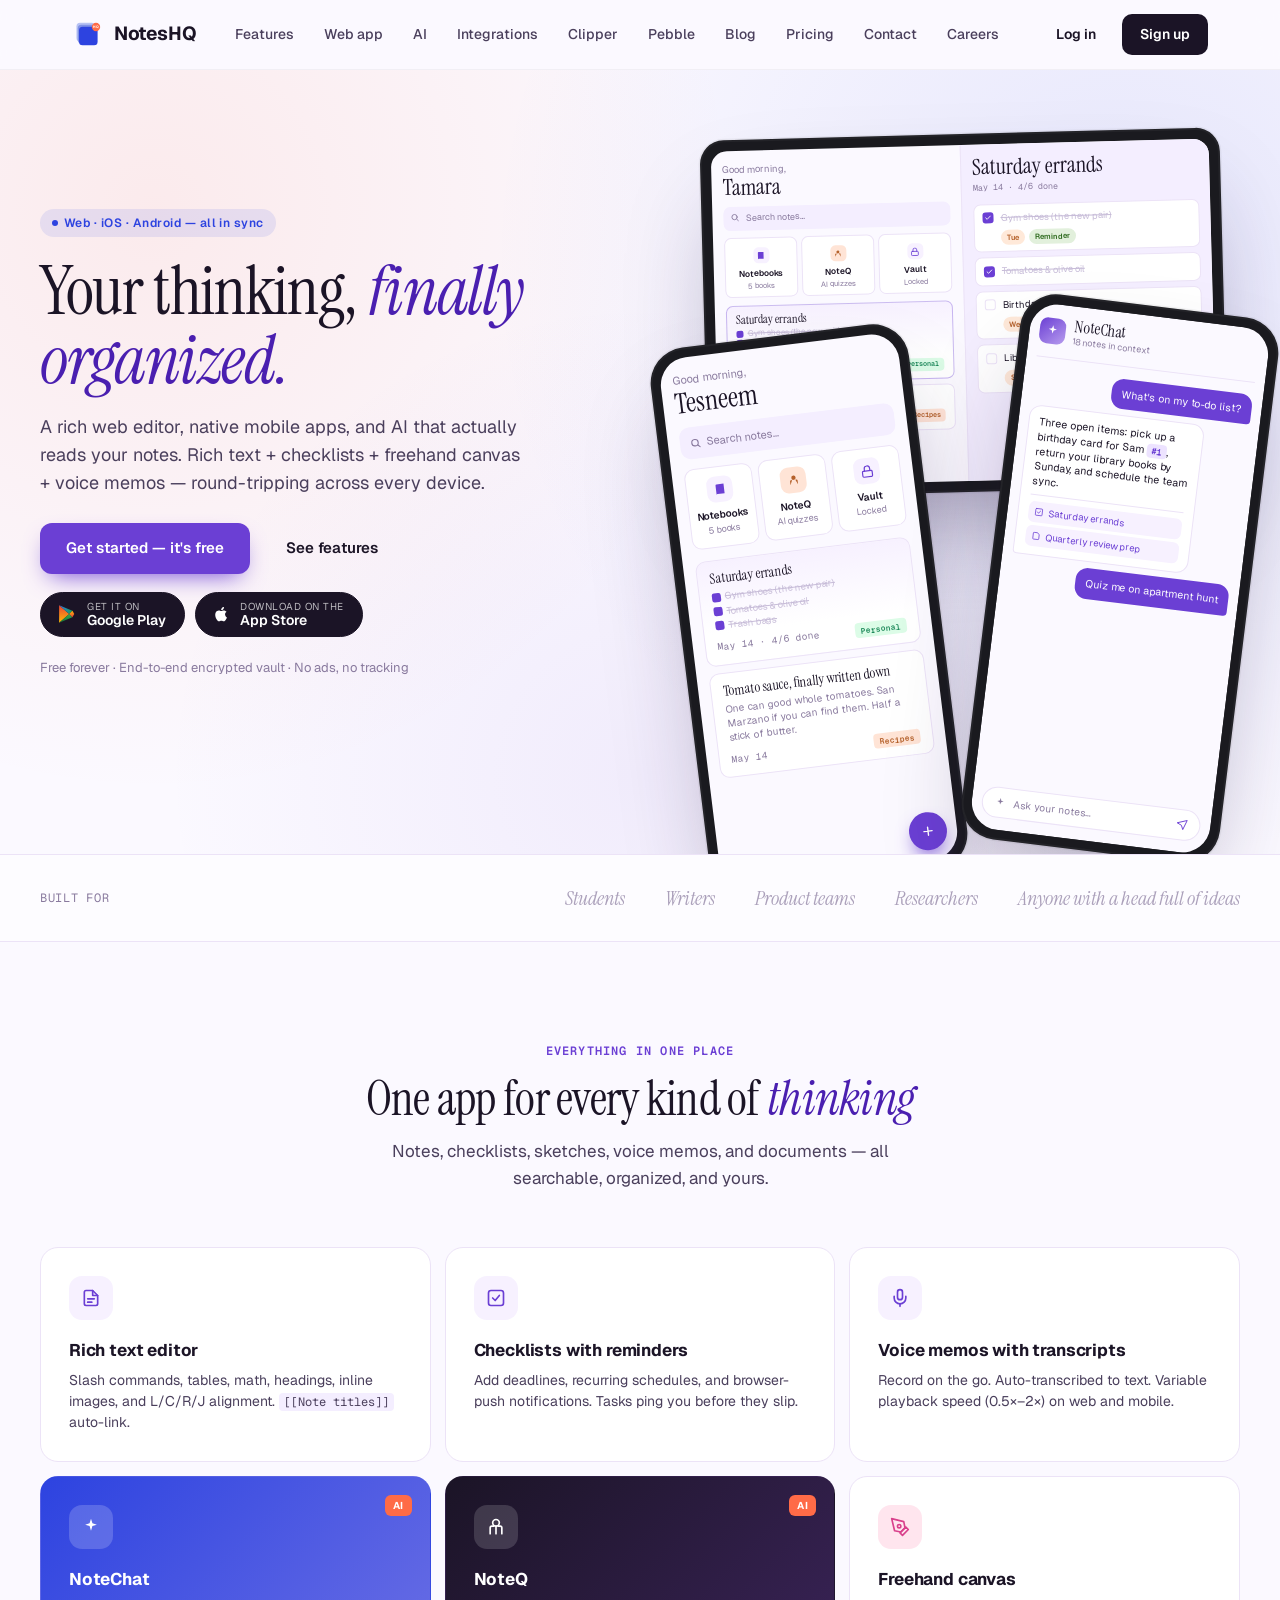
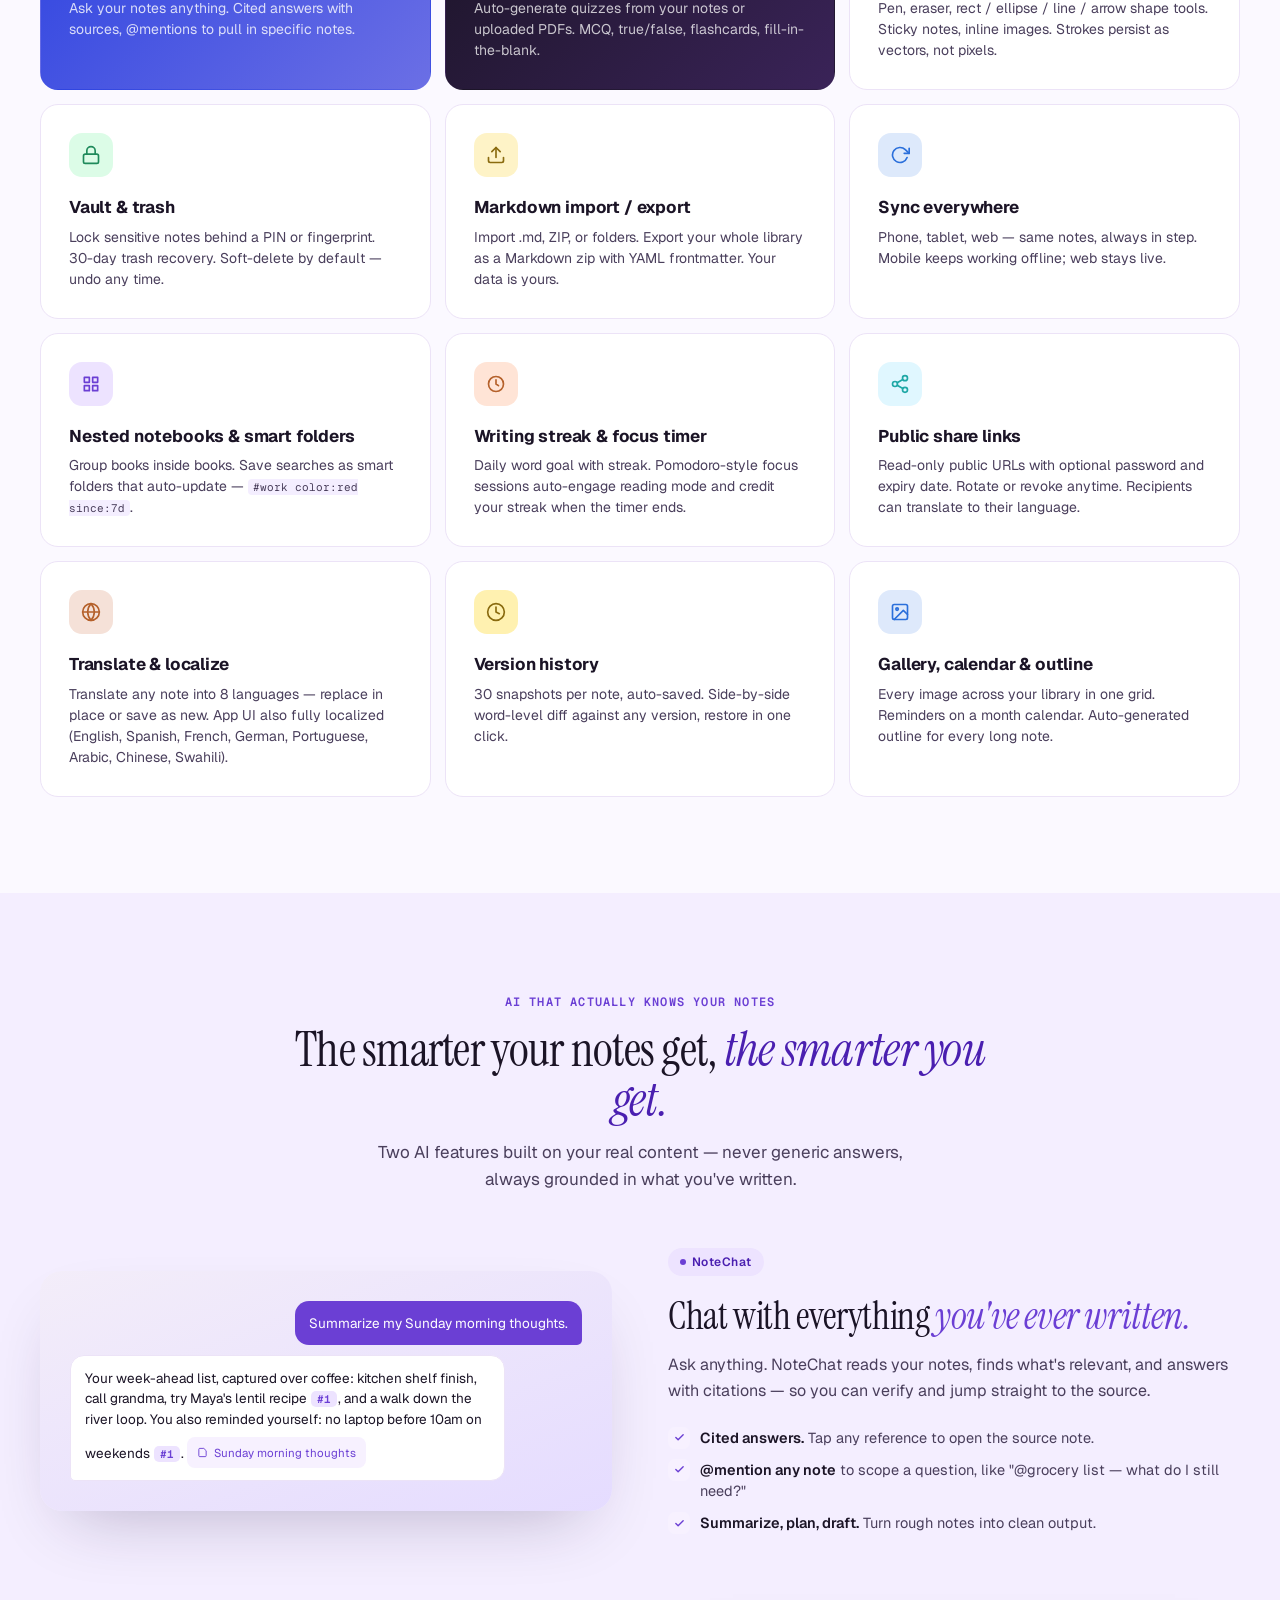
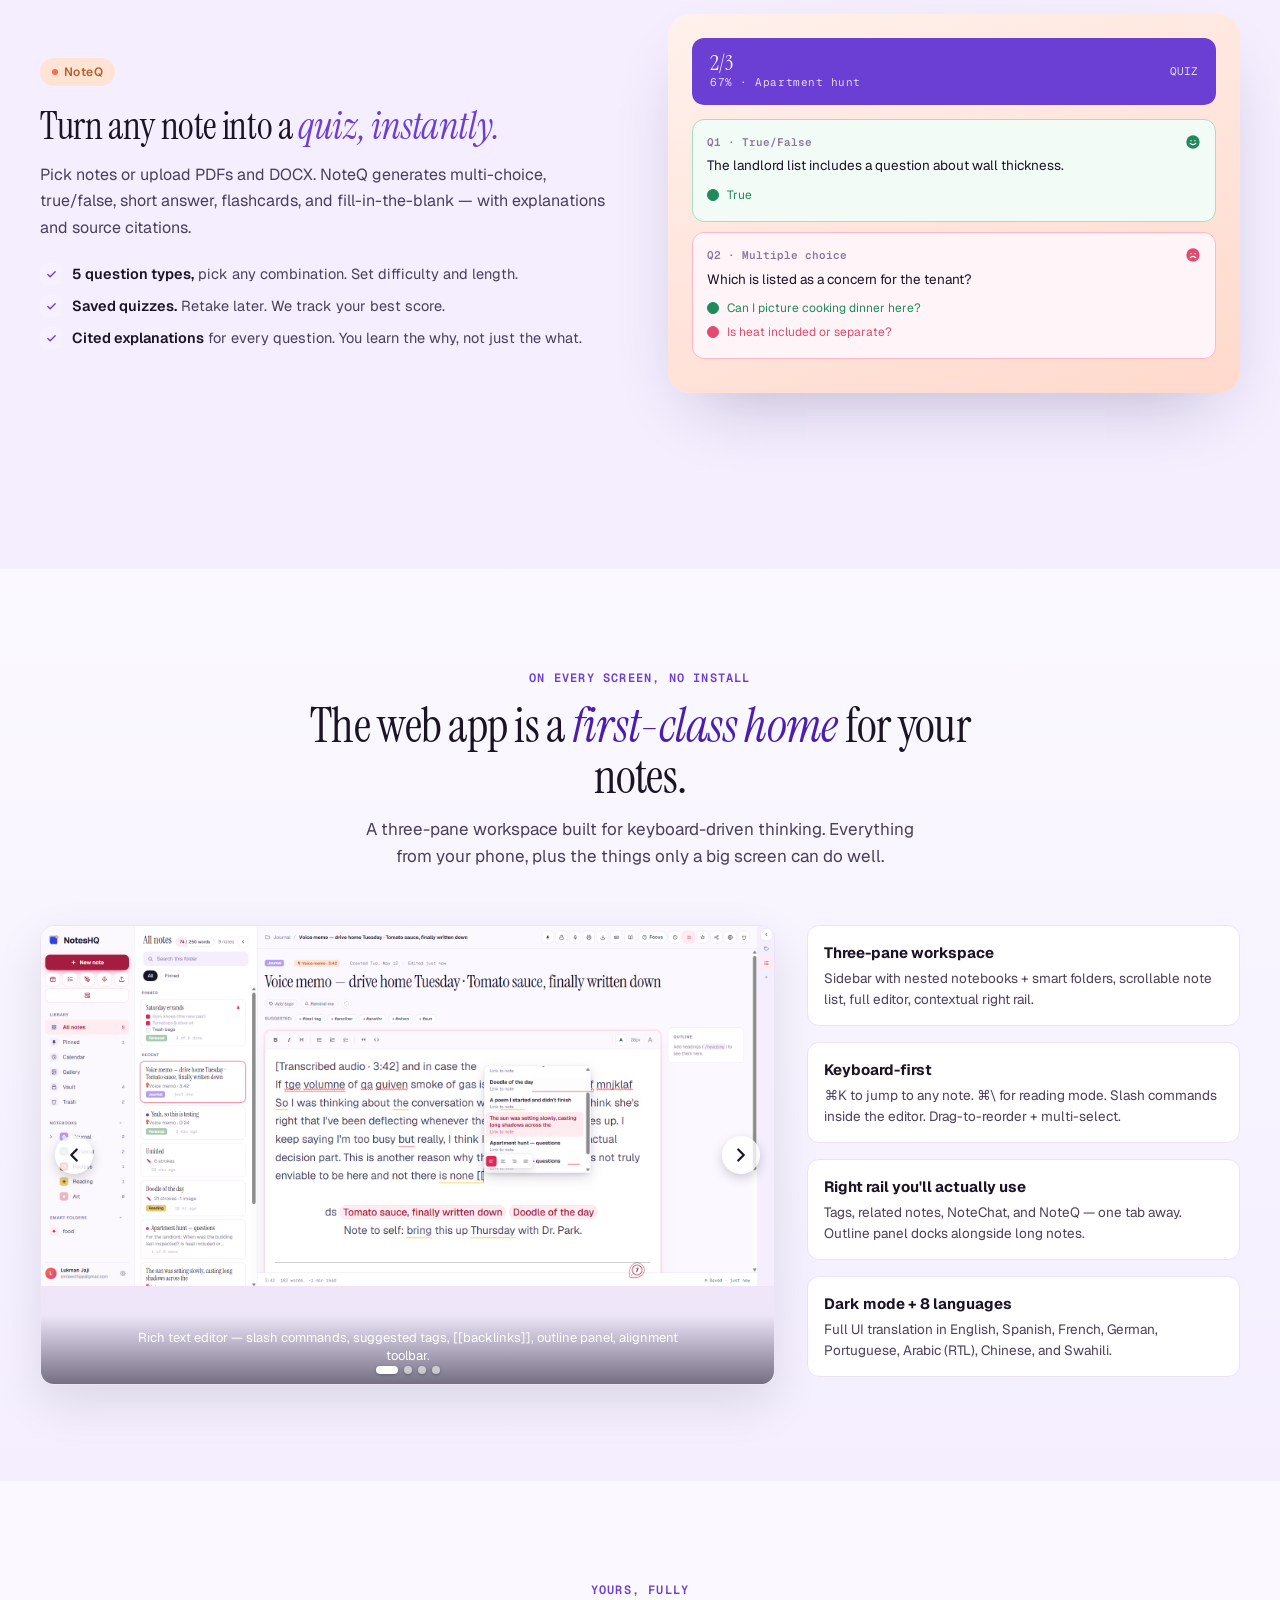
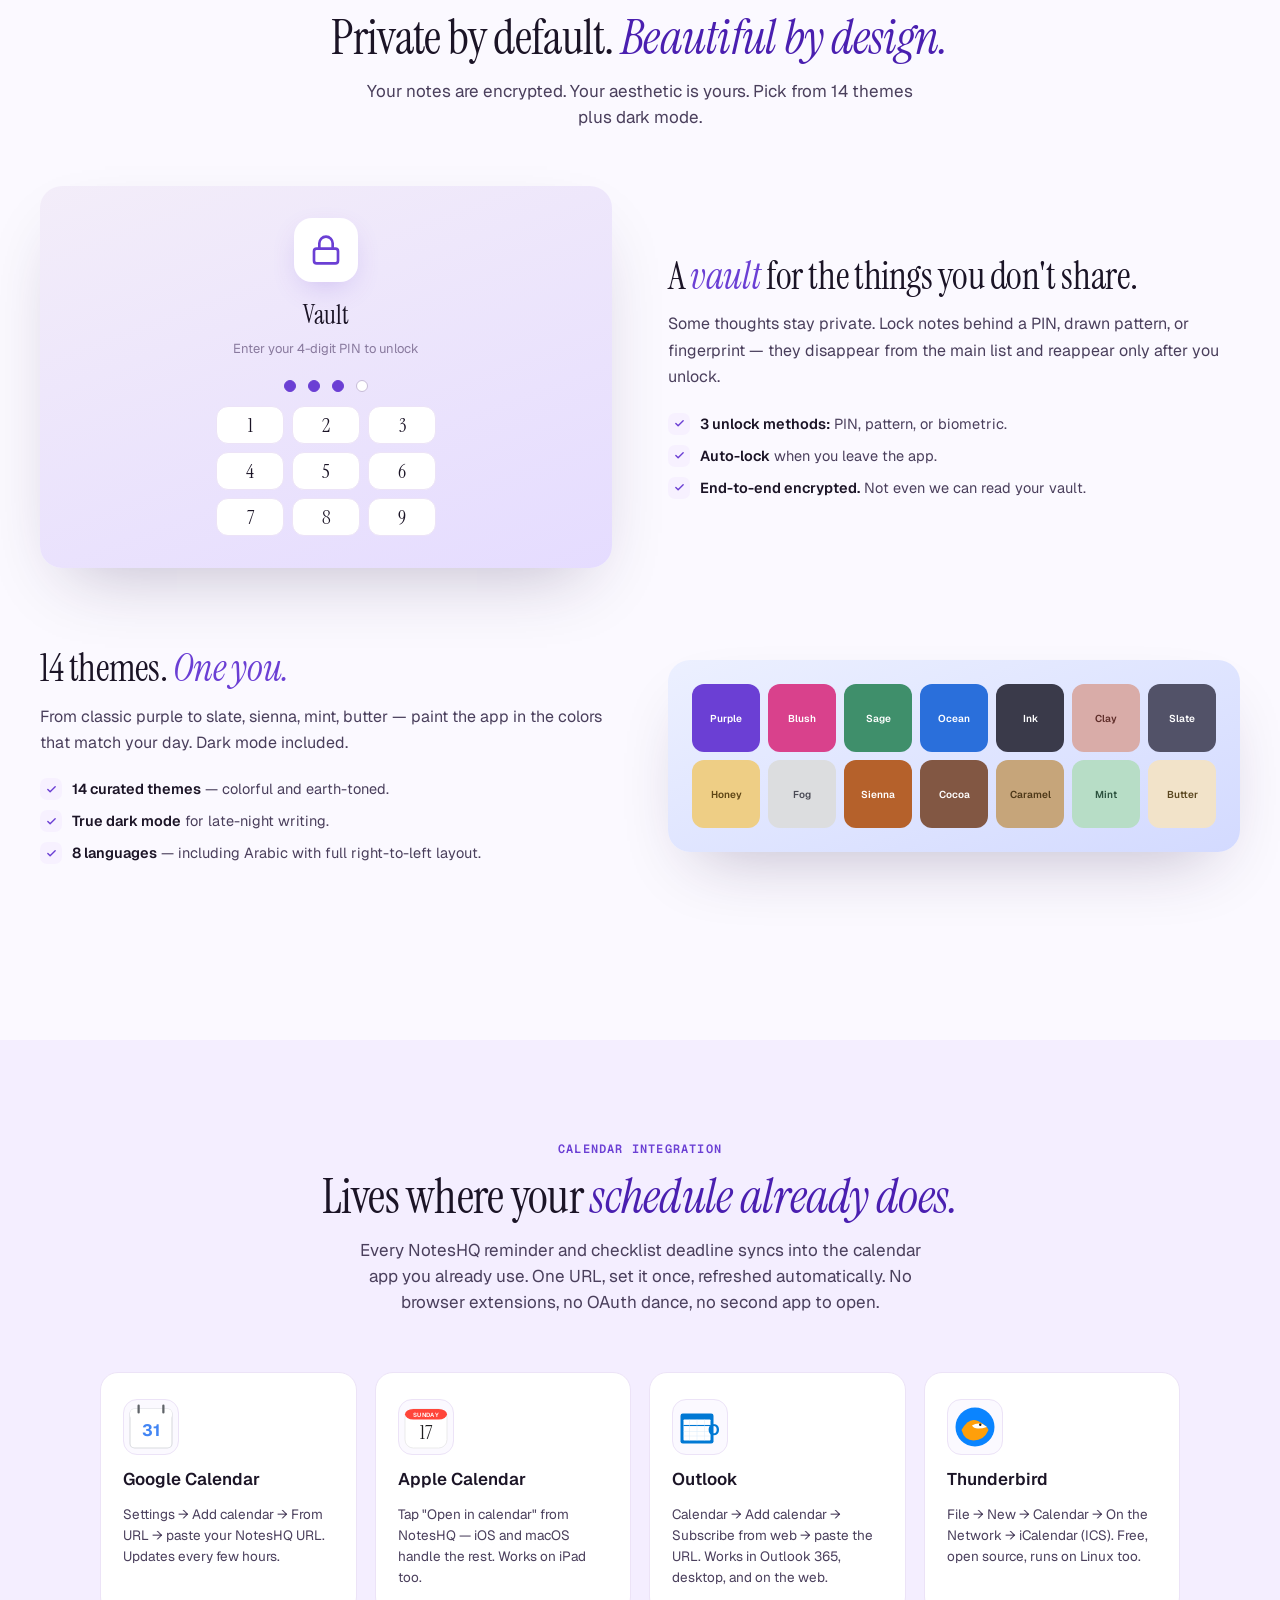
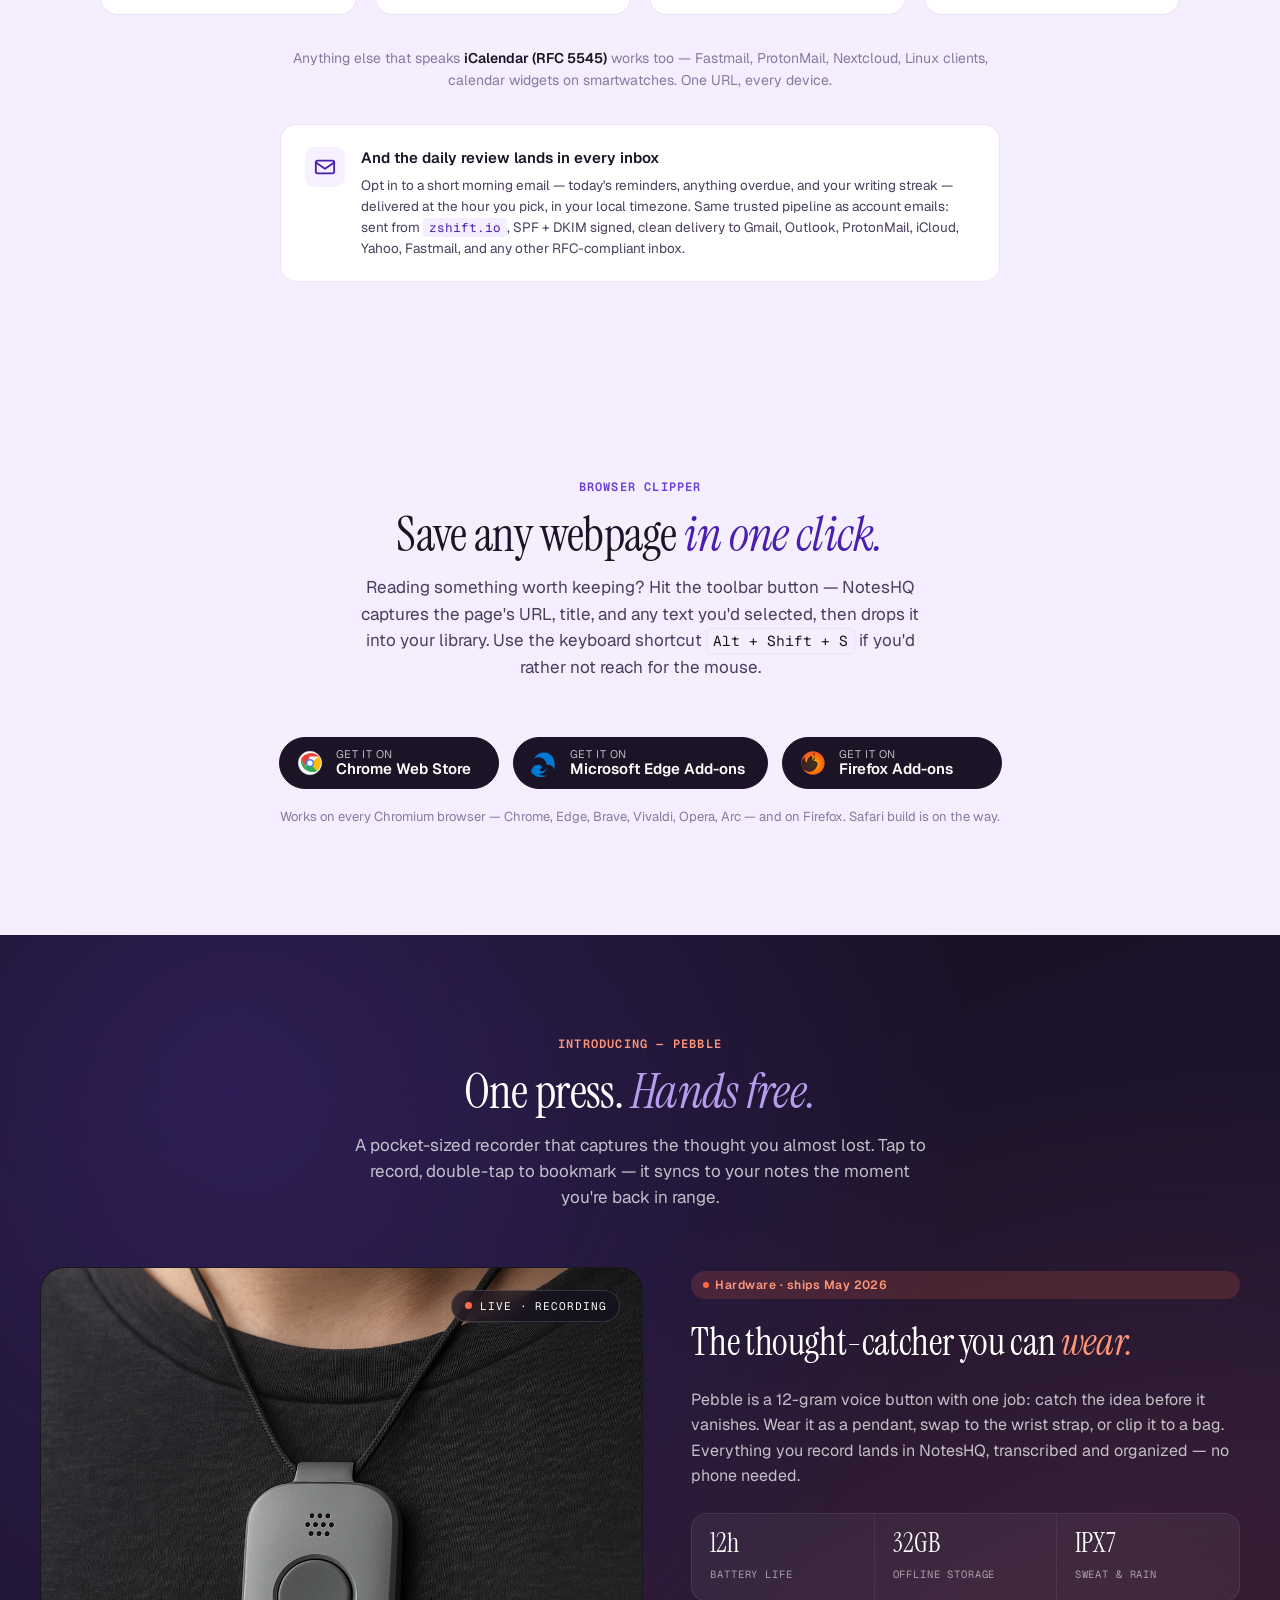
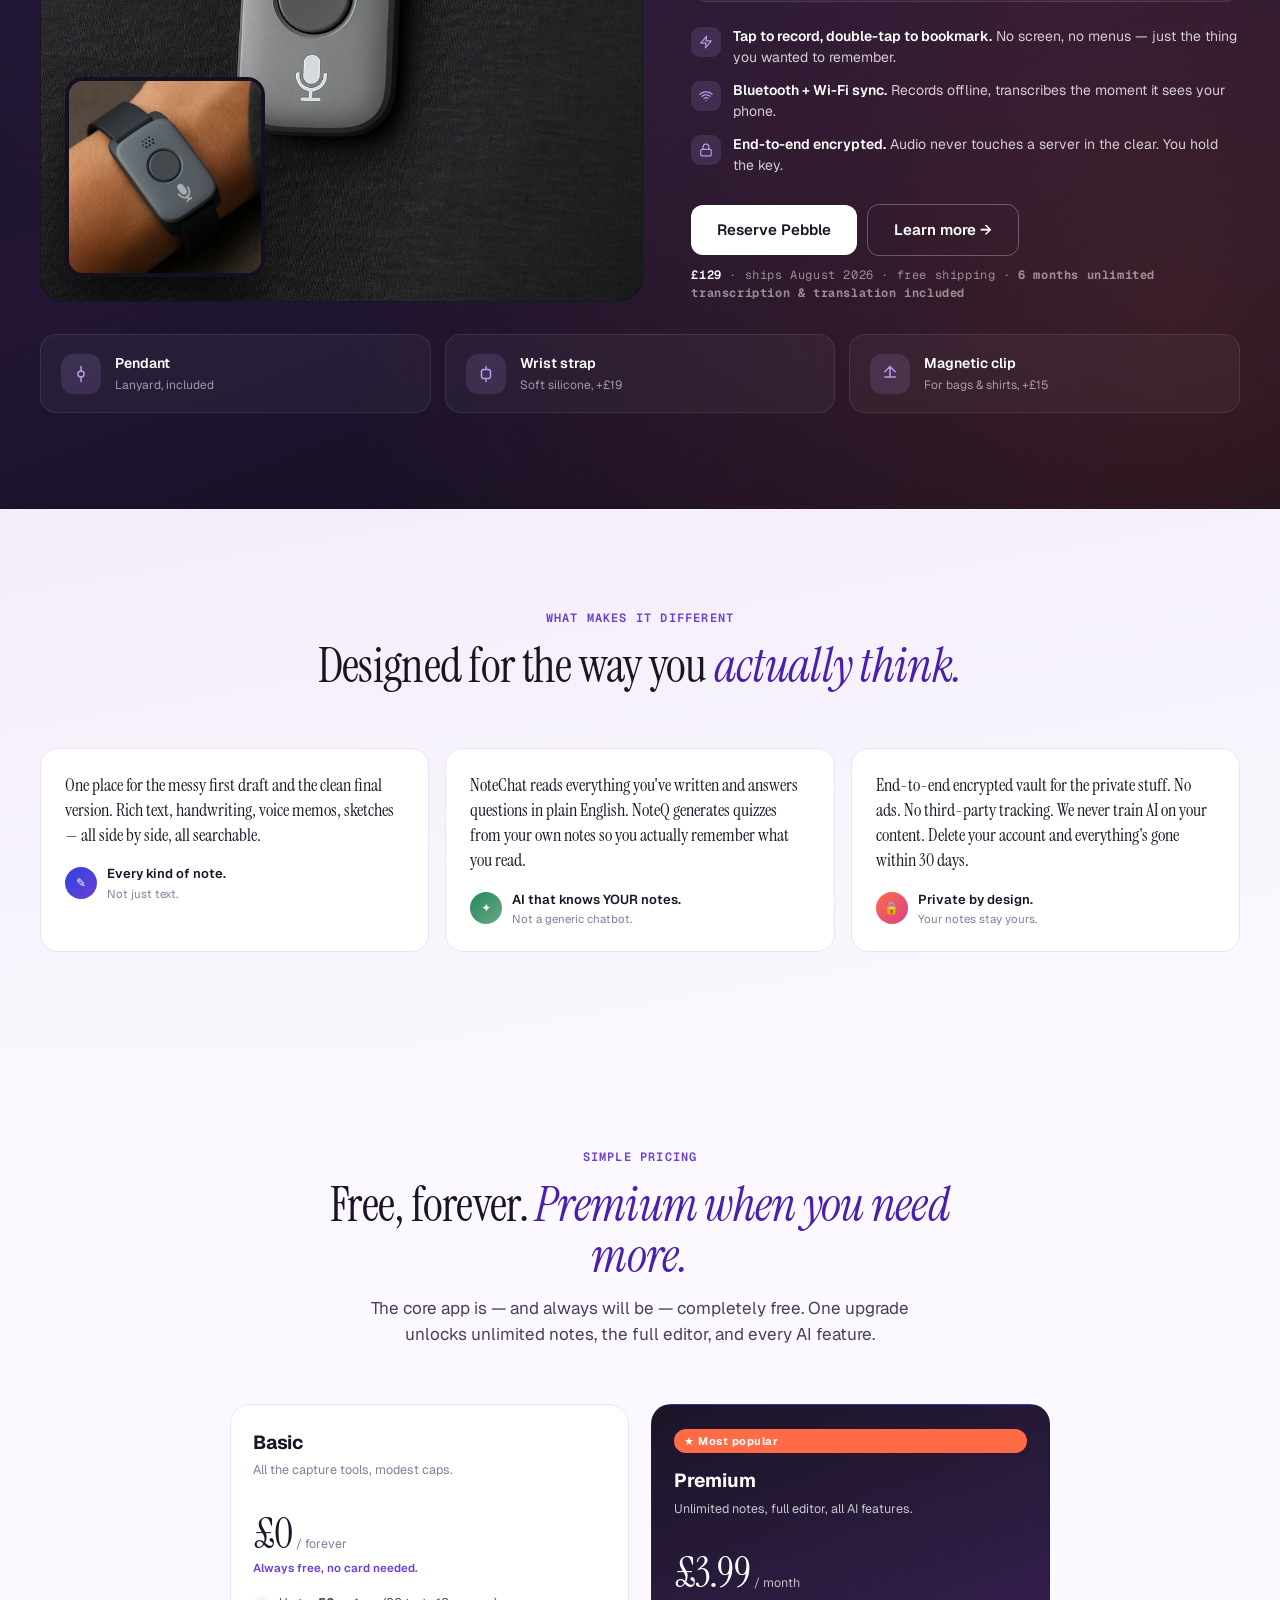
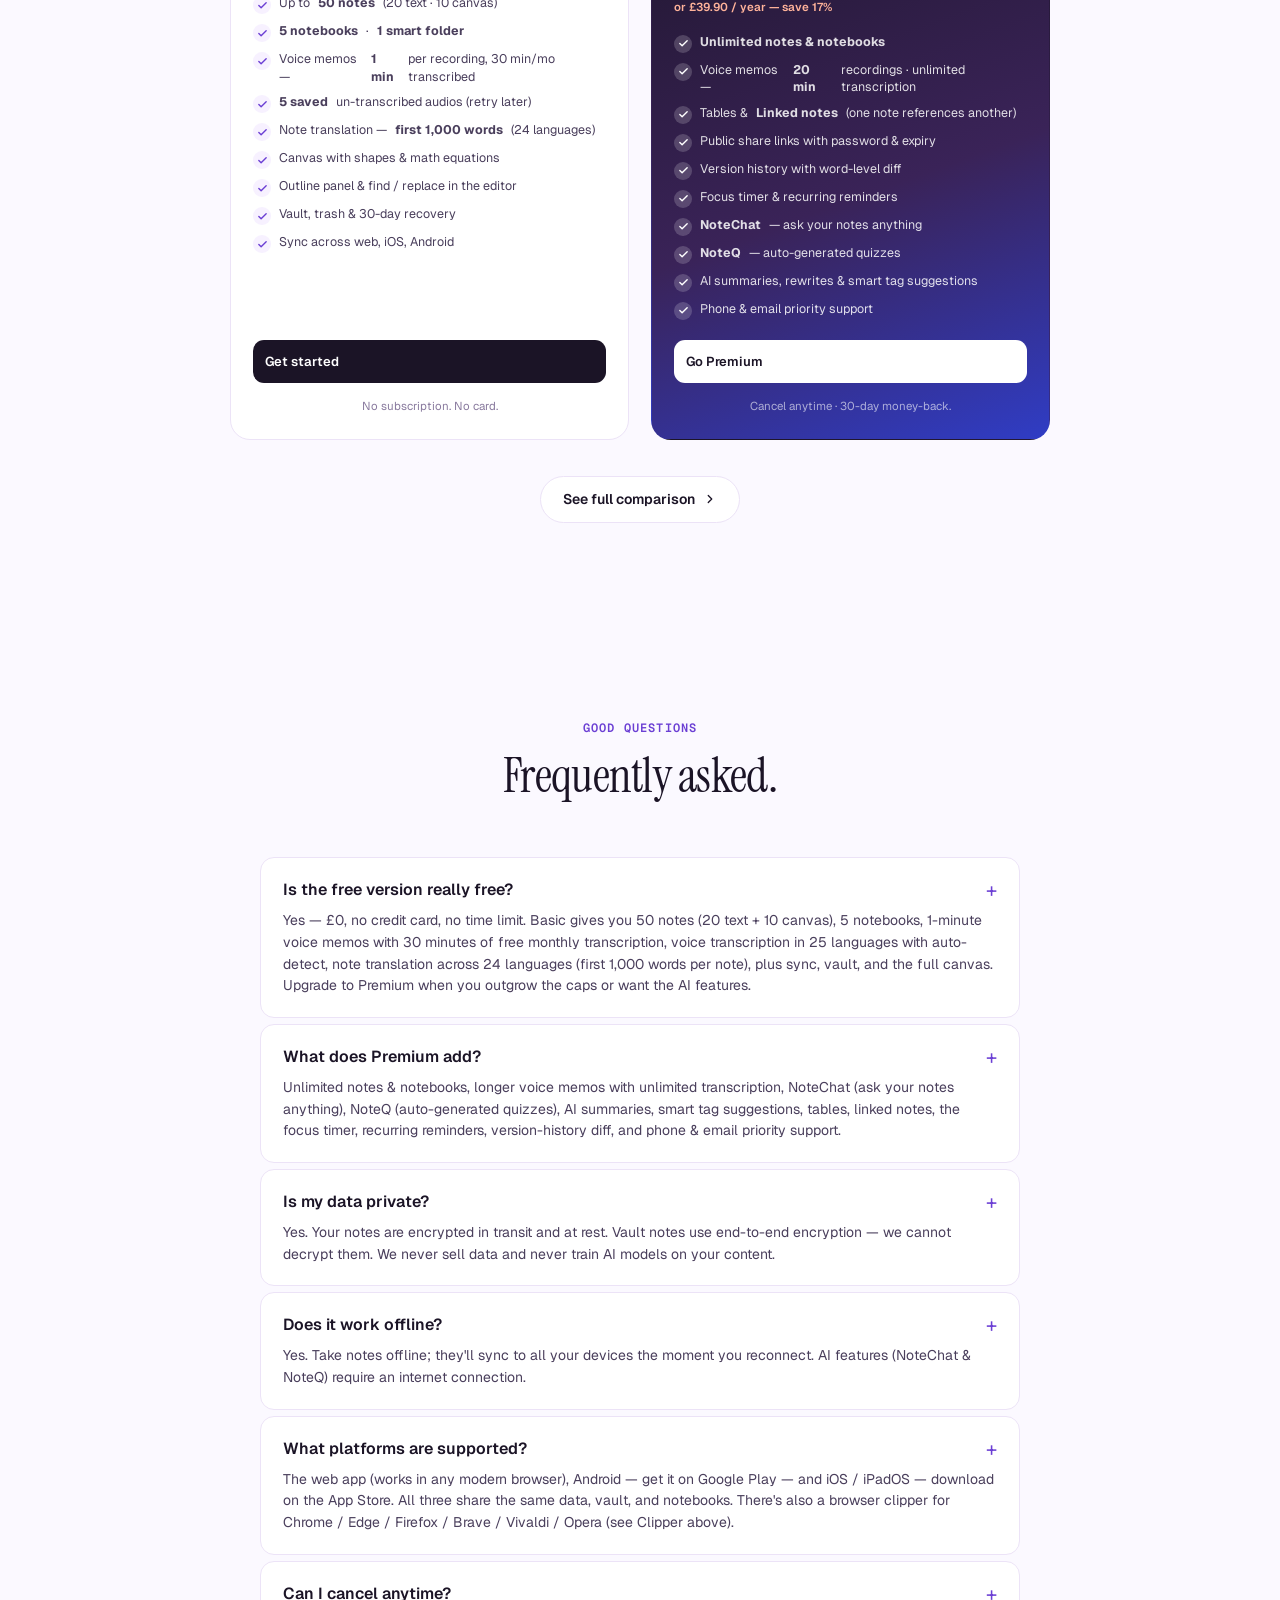
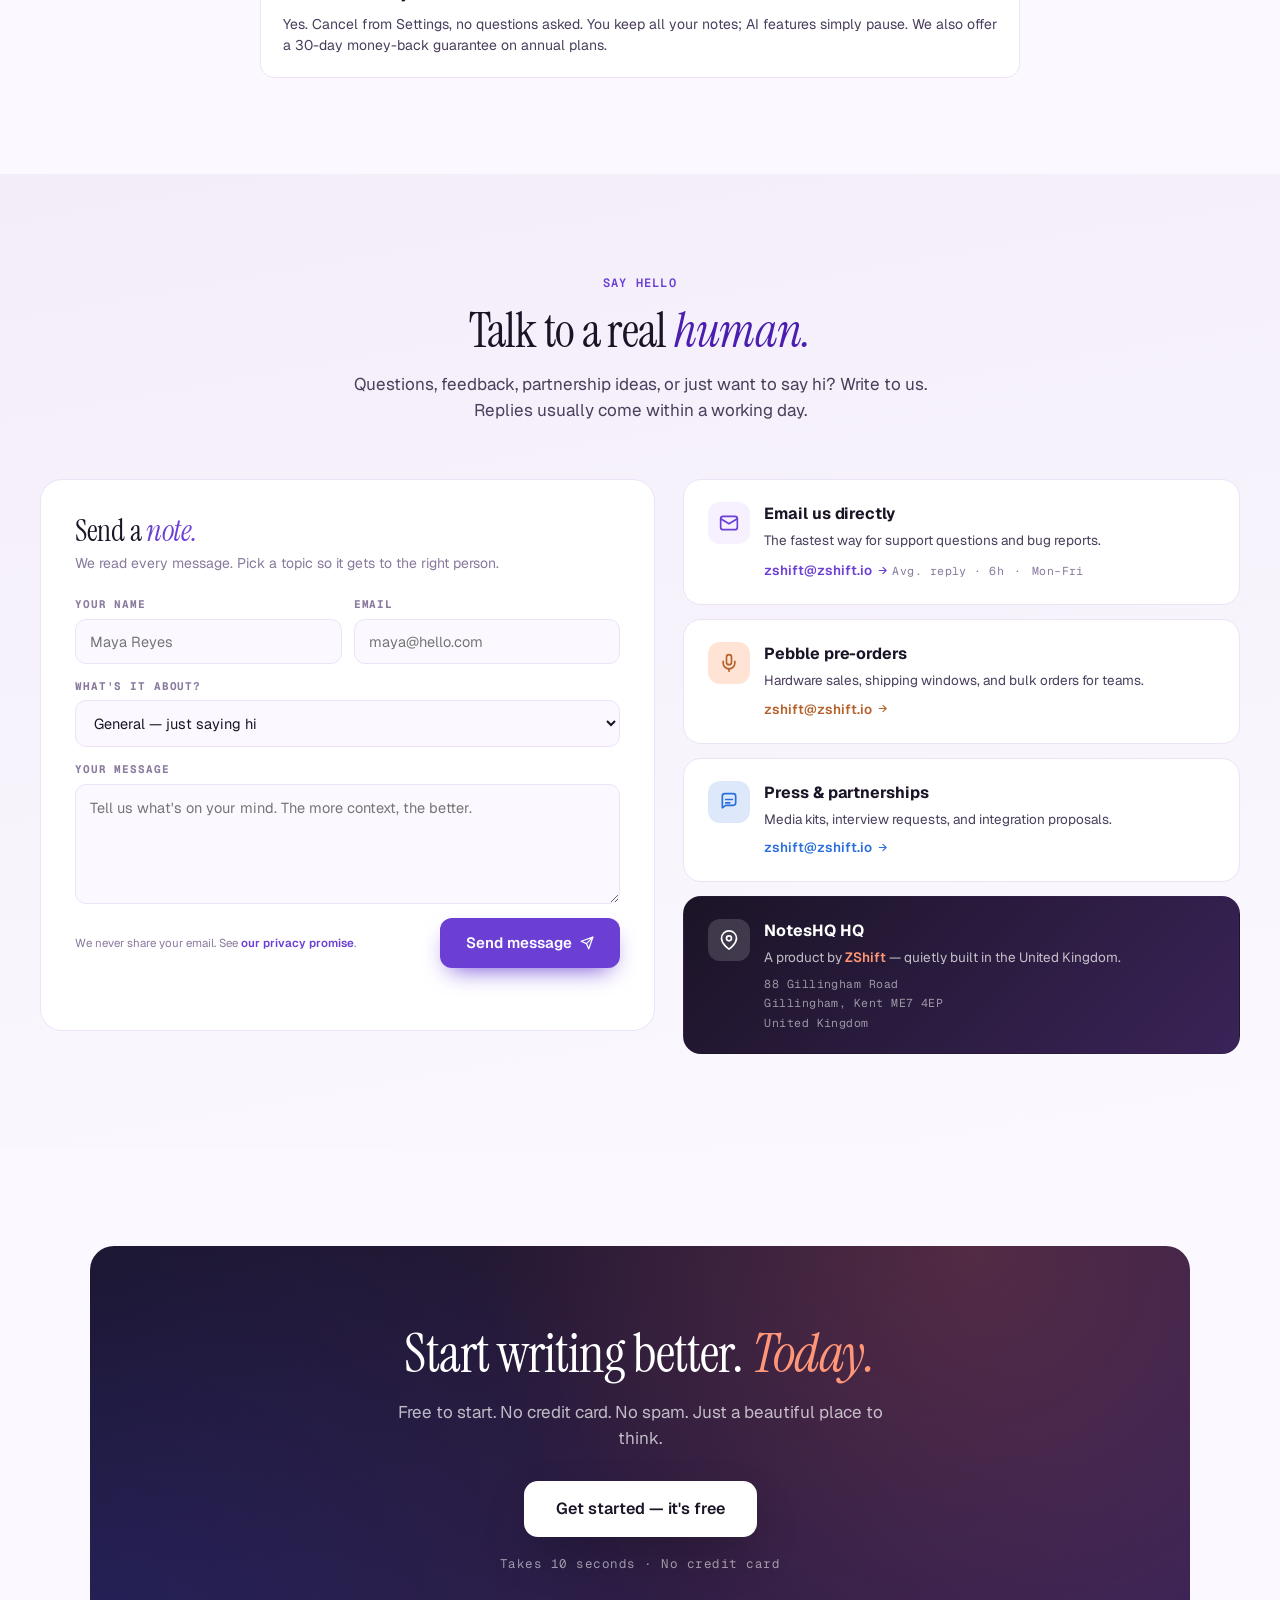
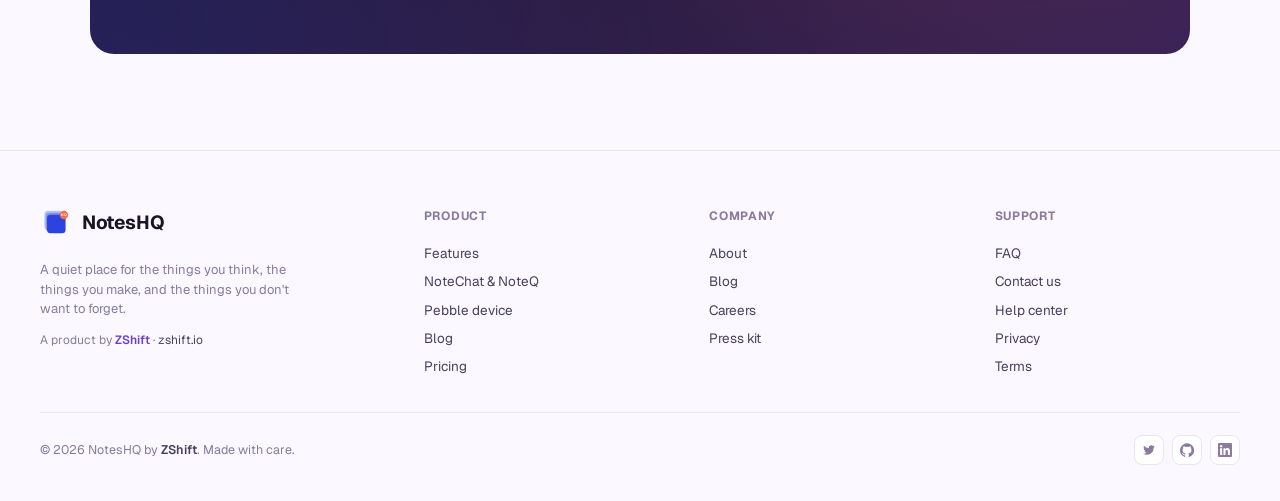
<file: index.html>
<!doctype html>
<html lang="en">
<head>
<meta charset="utf-8" />
<meta name="viewport" content="width=device-width, initial-scale=1" />
<title>NotesHQ — Your thinking, finally organized</title>
<link rel="icon" type="image/svg+xml" href="data:image/svg+xml;utf8,<svg xmlns='http://www.w3.org/2000/svg' viewBox='0 0 100 100'><rect x='14' y='12' width='58' height='58' rx='11' fill='%23B7C2F3'/><rect x='18' y='18' width='58' height='58' rx='11' fill='%238092E5'/><rect x='22' y='24' width='58' height='58' rx='11' fill='%232D43E0'/><circle cx='75' cy='25' r='13' fill='%23FF6B47'/><text x='75' y='30' text-anchor='middle' font-family='system-ui,sans-serif' font-size='11' font-weight='700' fill='white'>HQ</text></svg>" />
<link rel="preconnect" href="https://fonts.googleapis.com">
<link rel="preconnect" href="https://fonts.gstatic.com" crossorigin>
<link href="https://fonts.googleapis.com/css2?family=Geist:wght@400;500;600;700;800&family=Geist+Mono:wght@400;500&family=Instrument+Serif:ital@0;1&display=swap" rel="stylesheet">
<style>
  :root {
    --ink: #1B1426;
    --ink-2: #4A3F5C;
    --ink-3: #897A9E;
    --ink-4: #C7BCD8;
    --bg: #FBF9FF;
    --bg-2: #F4EEFF;
    --line: #ECE3F7;
    --card: #FFFFFF;
    --purple: #6B3FD4;
    --purple-deep: #4A1FB0;
    --purple-soft: #EDE3FF;
    --purple-tint: #F7F1FF;
    --brand-blue: #2D43E0;
    --brand-orange: #FF6B47;
  }
  * { box-sizing: border-box; }
  html, body {
    margin: 0;
    padding: 0;
    background: var(--bg);
    font-family: 'Geist', system-ui, -apple-system, sans-serif;
    color: var(--ink);
    -webkit-font-smoothing: antialiased;
    line-height: 1.5;
  }
  a { color: inherit; text-decoration: none; }

  /* ── Nav ── */
  .nav-wrap {
    position: sticky; top: 0; z-index: 50;
    background: rgba(251, 249, 255, 0.85);
    backdrop-filter: saturate(180%) blur(14px);
    -webkit-backdrop-filter: saturate(180%) blur(14px);
    border-bottom: 1px solid rgba(0,0,0,0.04);
  }
  .nav {
    max-width: 1200px; margin: 0 auto;
    display: flex; align-items: center; justify-content: space-between;
    padding: 14px 32px;
  }
  .brand {
    display: inline-flex; align-items: center; gap: 10px;
  }
  .brand-word {
    font-weight: 700; font-size: 19px; letter-spacing: -0.02em;
  }
  .nav-links {
    display: inline-flex; align-items: center; gap: 30px;
    font-size: 14px; color: var(--ink-2); font-weight: 500;
  }
  .nav-links a:hover { color: var(--ink); }
  .nav-cta { display: inline-flex; align-items: center; gap: 8px; }
  .btn {
    display: inline-flex; align-items: center; justify-content: center;
    gap: 8px;
    padding: 10px 18px;
    font: inherit; font-size: 14px; font-weight: 600;
    border-radius: 10px; cursor: pointer; border: none;
    transition: all 0.15s ease;
    white-space: nowrap;
  }
  .btn.ghost {
    background: transparent; color: var(--ink);
  }
  .btn.ghost:hover { background: rgba(0,0,0,0.04); }
  .btn.primary {
    background: var(--ink); color: white;
  }
  .btn.primary:hover { background: #000; transform: translateY(-1px); }
  .btn.big {
    padding: 14px 26px; font-size: 15px; border-radius: 12px;
  }
  .btn.purple {
    background: var(--purple); color: white;
    box-shadow: 0 10px 24px -10px var(--purple);
  }
  .btn.purple:hover { background: var(--purple-deep); transform: translateY(-1px); }

  /* ── Hero ── */
  .hero {
    position: relative;
    overflow: hidden;
    padding: 64px 32px 100px;
  }
  .hero-bg {
    position: absolute; inset: 0;
    background:
      radial-gradient(circle at 12% 18%, rgba(255, 107, 71, 0.10), transparent 45%),
      radial-gradient(circle at 88% 24%, rgba(45, 67, 224, 0.10), transparent 50%),
      radial-gradient(circle at 50% 90%, rgba(107, 63, 212, 0.07), transparent 50%);
    pointer-events: none;
  }
  .hero-inner {
    max-width: 1200px; margin: 0 auto; position: relative;
    display: grid; grid-template-columns: 1.05fr 1fr; gap: 70px;
    align-items: center;
  }
  .eyebrow {
    display: inline-flex; align-items: center; gap: 6px;
    background: rgba(45, 67, 224, 0.1);
    color: var(--brand-blue);
    padding: 5px 12px;
    border-radius: 999px;
    font-size: 12px; font-weight: 600;
    letter-spacing: 0.04em;
    margin-bottom: 20px;
  }
  .eyebrow .dot { width: 6px; height: 6px; border-radius: 50%; background: var(--brand-blue); }
  .hero h1 {
    margin: 0 0 18px;
    font-family: 'Instrument Serif', serif;
    font-weight: 400;
    font-size: 68px;
    line-height: 1.02;
    letter-spacing: -0.02em;
    color: var(--ink);
  }
  .hero h1 em {
    font-style: italic;
    color: var(--purple-deep);
  }
  .hero p.lead {
    margin: 0 0 26px;
    font-size: 18px;
    color: var(--ink-2);
    line-height: 1.55;
    max-width: 480px;
  }
  .hero-cta { display: inline-flex; gap: 10px; margin-bottom: 18px; }

  /* ── App-store badges (hero) ──────────────────────────────────
     Compact pills below the primary CTAs. Match the clipper-section
     "Get it on" style so the same visual language reads as "this is
     a downloadable thing". */
  .hero-stores {
    display: flex;
    flex-wrap: wrap;
    gap: 10px;
    margin-bottom: 18px;
  }
  .hero-store-btn {
    display: inline-flex;
    align-items: center;
    gap: 10px;
    padding: 8px 18px 8px 14px;
    background: var(--ink);
    color: white;
    border-radius: 100px;
    text-decoration: none;
    border: 1px solid var(--ink);
    transition: transform .15s ease, background .15s ease;
  }
  .hero-store-btn:hover {
    transform: translateY(-1px);
    background: #2a1e3d;
  }
  .hero-store-btn span {
    display: flex;
    flex-direction: column;
    text-align: left;
    line-height: 1.15;
  }
  .hero-store-label {
    font-size: 10px;
    opacity: 0.7;
    text-transform: uppercase;
    letter-spacing: 0.5px;
  }
  .hero-store-btn strong {
    font-size: 14px;
    font-weight: 600;
  }
  .trust {
    display: inline-flex; align-items: center; gap: 14px;
    font-size: 13px; color: var(--ink-3);
  }
  .trust .avatars { display: inline-flex; }
  .trust .av {
    width: 28px; height: 28px; border-radius: 50%;
    border: 2px solid var(--bg);
    background: var(--purple);
    color: white;
    display: inline-flex; align-items: center; justify-content: center;
    font-size: 11px; font-weight: 600;
    margin-left: -8px;
  }
  .trust .av:first-child { margin-left: 0; }
  .trust .av.a1 { background: linear-gradient(135deg, #FF6B47, #D9418C); }
  .trust .av.a2 { background: linear-gradient(135deg, #2D43E0, #6B3FD4); }
  .trust .av.a3 { background: linear-gradient(135deg, #1F8A5B, #6FA688); }
  .trust .av.a4 { background: linear-gradient(135deg, #C97F1A, #FF6B47); }
  .trust .stars { color: #F2C744; letter-spacing: -1px; }

  /* Hero phone art */
  .hero-phone-stack {
    position: relative;
    height: 620px;
  }
  .phone {
    position: absolute;
    width: 260px;
    aspect-ratio: 9 / 19;
    background: #1a1a1f;
    border-radius: 36px;
    padding: 10px;
    box-shadow:
      0 50px 100px -30px rgba(40, 24, 70, 0.4),
      0 0 0 1.5px rgba(0,0,0,0.05),
      inset 0 0 0 2px rgba(255,255,255,0.04);
  }
  .phone-screen {
    width: 100%; height: 100%;
    background: var(--bg);
    border-radius: 28px;
    overflow: hidden;
    position: relative;
  }
  .phone.left {
    left: -10px; top: 200px;
    transform: rotate(-7deg);
    z-index: 2;
  }
  .phone.right {
    right: -10px; top: 170px;
    transform: rotate(7deg);
    z-index: 3;
  }

  /* Tablet — landscape, sits behind the two phones at the top of
     the stack. Shows the two-pane app layout (notebook list +
     checklist detail) so the hero advertises the full multi-device
     workflow at a glance. Hidden on narrow viewports where the
     phones already make the point. */
  .tablet {
    position: absolute;
    width: 520px;
    aspect-ratio: 16 / 11;
    background: #1a1a1f;
    border-radius: 24px;
    padding: 11px;
    box-shadow:
      0 50px 100px -30px rgba(40, 24, 70, 0.4),
      0 0 0 1.5px rgba(0,0,0,0.05),
      inset 0 0 0 2px rgba(255,255,255,0.04);
    left: 50%; top: 0;
    transform: translateX(-50%) rotate(-1.5deg);
    z-index: 1;
  }
  .tablet-screen {
    width: 100%; height: 100%;
    background: var(--bg);
    border-radius: 16px;
    overflow: hidden;
    display: grid;
    grid-template-columns: 1fr 1fr;
  }
  .tb-pane { padding: 12px 11px; overflow: hidden; }
  .tb-pane.right { background: var(--bg-2); border-left: 1px solid var(--line); }

  .tb-greet { font-size: 9.5px; color: var(--ink-3); }
  .tb-name {
    font-family: 'Instrument Serif', serif;
    font-size: 22px; line-height: 1.0;
    margin-bottom: 8px;
  }
  .tb-search {
    background: var(--bg-2);
    border-radius: 7px;
    padding: 5px 7px;
    font-size: 9px; color: var(--ink-3);
    margin-bottom: 7px;
  }
  .tb-tiles { display: grid; grid-template-columns: 1fr 1fr 1fr; gap: 4px; margin-bottom: 8px; }
  .tb-tile {
    background: var(--card);
    border: 1px solid var(--line);
    border-radius: 7px;
    padding: 5px 4px;
    text-align: center;
  }
  .tb-tile .ic {
    width: 16px; height: 16px;
    background: var(--purple-tint);
    color: var(--purple);
    border-radius: 5px;
    margin: 0 auto 2px;
    display: inline-flex; align-items: center; justify-content: center;
  }
  .tb-tile strong { display: block; font-size: 8.5px; font-weight: 600; }
  .tb-tile em { display: block; font-style: normal; font-size: 7.5px; color: var(--ink-3); margin-top: 0; }

  .tb-card {
    background: var(--card);
    border: 1px solid var(--line);
    border-radius: 7px;
    padding: 7px 9px;
    margin-bottom: 5px;
  }
  .tb-card.picked {
    background: linear-gradient(180deg, #F7F1FF 0%, #FFFFFF 70%);
    border-color: rgba(107, 63, 212, 0.35);
  }
  .tb-card .t {
    font-family: 'Instrument Serif', serif;
    font-size: 12px; line-height: 1.05;
    margin-bottom: 3px;
  }
  .tb-card .row {
    display: flex; gap: 4px; align-items: center;
    font-size: 8px; color: var(--ink-2);
    line-height: 1.2;
  }
  .tb-card .check {
    width: 7px; height: 7px; border-radius: 2px;
    background: var(--purple); flex-shrink: 0;
  }
  .tb-card .strike { text-decoration: line-through; color: var(--ink-4); }
  .tb-card .meta {
    display: flex; align-items: center; justify-content: space-between;
    font-size: 7.5px; color: var(--ink-3);
    margin-top: 5px;
    font-family: 'Geist Mono', monospace;
  }
  .tb-card .pill {
    display: inline-flex; padding: 1px 5px; border-radius: 4px;
    font-size: 7px; font-weight: 600;
    background: #DCFCE7; color: #1F8A5B;
  }

  /* Right pane: checklist detail */
  .tb-detail-title {
    font-family: 'Instrument Serif', serif;
    font-size: 22px; line-height: 1.0;
    margin-bottom: 3px;
  }
  .tb-detail-meta {
    font-size: 8.5px; color: var(--ink-3);
    margin-bottom: 10px;
    font-family: 'Geist Mono', monospace;
  }
  .tb-item {
    background: var(--card);
    border: 1px solid var(--line);
    border-radius: 7px;
    padding: 6px 8px;
    margin-bottom: 5px;
    font-size: 9.5px;
  }
  .tb-item .head {
    display: flex; align-items: center; gap: 7px;
  }
  .tb-item .box {
    width: 11px; height: 11px; border-radius: 3px;
    background: var(--purple); flex-shrink: 0;
    display: inline-flex; align-items: center; justify-content: center;
  }
  .tb-item .box.empty { background: transparent; border: 1.5px solid var(--line); }
  .tb-item .box svg { color: white; }
  .tb-item .label { font-size: 9.5px; flex: 1; }
  .tb-item .label.strike { text-decoration: line-through; color: var(--ink-4); }
  .tb-item .chips { display: flex; gap: 4px; margin-top: 5px; margin-left: 18px; }
  .tb-item .chip {
    display: inline-flex; align-items: center; gap: 3px;
    padding: 2px 6px;
    border-radius: 100px;
    font-size: 7.5px; font-weight: 600;
    background: #FFE9D9; color: #B5612B;
  }
  /* Phone 1 — home */
  .ph-home { padding: 14px 12px; }
  .ph-greet {
    font-size: 11px; color: var(--ink-3); margin-bottom: 0;
  }
  .ph-greet em { font-style: normal; color: var(--ink-3); }
  .ph-name {
    font-family: 'Instrument Serif', serif;
    font-size: 28px; line-height: 1.05;
    margin-bottom: 10px;
  }
  .ph-search {
    background: var(--bg-2);
    border-radius: 10px;
    padding: 8px 10px;
    font-size: 11px; color: var(--ink-3);
    margin-bottom: 10px;
    display: flex; align-items: center; gap: 6px;
  }
  .ph-tiles { display: grid; grid-template-columns: 1fr 1fr 1fr; gap: 6px; margin-bottom: 12px; }
  .ph-tile {
    background: var(--card);
    border: 1px solid var(--line);
    border-radius: 10px;
    padding: 9px 6px;
    text-align: center;
  }
  .ph-tile .ic {
    width: 26px; height: 26px;
    background: var(--purple-tint);
    color: var(--purple);
    border-radius: 8px;
    margin: 0 auto 5px;
    display: inline-flex; align-items: center; justify-content: center;
  }
  .ph-tile strong { display: block; font-size: 10px; font-weight: 600; }
  .ph-tile em { display: block; font-style: normal; font-size: 9px; color: var(--ink-3); margin-top: 1px; }
  .ph-card {
    background: var(--card);
    border: 1px solid var(--line);
    border-radius: 10px;
    padding: 10px 12px;
    margin-bottom: 7px;
  }
  .ph-card .t {
    font-family: 'Instrument Serif', serif;
    font-size: 14px; line-height: 1.1;
    margin-bottom: 4px;
  }
  .ph-card .row {
    display: flex; gap: 4px; align-items: center; font-size: 9.5px; color: var(--ink-2);
  }
  .ph-card .check {
    width: 9px; height: 9px; border-radius: 2.5px;
    background: var(--purple); flex-shrink: 0;
    display: inline-flex; align-items: center; justify-content: center;
  }
  .ph-card .strike { text-decoration: line-through; color: var(--ink-4); }
  .ph-card .pill {
    display: inline-flex; padding: 1.5px 6px; border-radius: 4px;
    font-size: 8px; font-weight: 600;
    background: #DCFCE7; color: #1F8A5B;
  }
  .ph-card .meta {
    display: flex; align-items: center; justify-content: space-between;
    font-size: 9.5px; color: var(--ink-3);
    margin-top: 7px;
    font-family: 'Geist Mono', monospace;
  }
  .ph-fab {
    position: absolute;
    bottom: 20px; right: 20px;
    width: 38px; height: 38px;
    background: var(--purple);
    color: white;
    border-radius: 50%;
    display: inline-flex; align-items: center; justify-content: center;
    box-shadow: 0 10px 20px -6px var(--purple);
  }

  /* Phone 2 — NoteChat */
  .ph-chat {
    padding: 12px 10px;
    background: var(--bg);
    height: 100%;
    display: flex; flex-direction: column;
  }
  .ph-chat-bar {
    display: flex; align-items: center; gap: 8px;
    padding-bottom: 10px;
    border-bottom: 1px solid var(--line);
    margin-bottom: 12px;
  }
  .ph-chat-glyph {
    width: 26px; height: 26px;
    background: linear-gradient(135deg, var(--purple), #B79CEE);
    color: white;
    border-radius: 8px;
    display: inline-flex; align-items: center; justify-content: center;
  }
  .ph-chat-title { font-family: 'Instrument Serif', serif; font-size: 16px; line-height: 1; }
  .ph-chat-sub { font-size: 9px; color: var(--ink-3); margin-top: 1px; }
  .ph-bubble {
    max-width: 80%;
    padding: 8px 10px;
    border-radius: 12px;
    font-size: 10.5px;
    line-height: 1.4;
    margin-bottom: 6px;
  }
  .ph-bubble.user {
    background: var(--purple); color: white;
    align-self: flex-end;
    border-bottom-right-radius: 4px;
  }
  .ph-bubble.bot {
    background: var(--card);
    border: 1px solid var(--line);
    border-bottom-left-radius: 4px;
  }
  .ph-bubble.bot .citation {
    background: var(--purple-soft);
    color: var(--purple);
    padding: 1px 5px;
    border-radius: 4px;
    font-family: 'Geist Mono', monospace;
    font-size: 9px;
    font-weight: 600;
  }
  .ph-refs { display: flex; flex-direction: column; gap: 3px; margin-top: 6px; padding-top: 6px; border-top: 1px solid var(--line); }
  .ph-ref {
    background: var(--purple-tint);
    color: var(--purple);
    padding: 4px 6px;
    border-radius: 6px;
    font-size: 9.5px;
    display: flex; align-items: center; gap: 5px;
  }
  .ph-input {
    margin-top: auto;
    background: var(--card);
    border: 1px solid var(--line);
    border-radius: 999px;
    padding: 7px 12px;
    font-size: 10px;
    color: var(--ink-3);
    display: flex; align-items: center; gap: 8px;
  }

  /* ── Logos strip ── */
  .logos {
    border-top: 1px solid var(--line);
    border-bottom: 1px solid var(--line);
    padding: 28px 32px;
    background: rgba(255,255,255,0.5);
  }
  .logos-inner {
    max-width: 1200px; margin: 0 auto;
    display: flex; align-items: center; justify-content: space-between;
    flex-wrap: wrap; gap: 24px;
  }
  .logos-label {
    font-size: 12px; color: var(--ink-3);
    font-family: 'Geist Mono', monospace; letter-spacing: 0.06em;
    text-transform: uppercase;
  }
  .logos-row { display: inline-flex; align-items: center; gap: 40px; color: var(--ink-3); flex-wrap: wrap; }
  .logos-row span {
    font-family: 'Instrument Serif', serif;
    font-style: italic;
    font-size: 20px;
    opacity: 0.7;
  }

  /* ── Section ── */
  section { padding: 96px 32px; }
  .section-inner { max-width: 1200px; margin: 0 auto; }
  .section-head {
    text-align: center;
    margin-bottom: 56px;
  }
  .section-eyebrow {
    display: inline-block;
    color: var(--purple);
    font-family: 'Geist Mono', monospace;
    font-size: 12px;
    letter-spacing: 0.1em;
    text-transform: uppercase;
    font-weight: 600;
    margin-bottom: 14px;
  }
  .section-head h2 {
    margin: 0 auto 14px;
    font-family: 'Instrument Serif', serif;
    font-weight: 400;
    font-size: 48px;
    line-height: 1.05;
    letter-spacing: -0.015em;
    max-width: 720px;
  }
  .section-head h2 em { color: var(--purple-deep); font-style: italic; }
  .section-head p {
    margin: 0 auto;
    max-width: 580px;
    color: var(--ink-2);
    font-size: 17px;
    line-height: 1.55;
  }

  /* ── Features grid ── */
  .features-grid {
    display: grid;
    grid-template-columns: repeat(3, 1fr);
    gap: 14px;
  }
  .feat {
    background: var(--card);
    border: 1px solid var(--line);
    border-radius: 18px;
    padding: 28px;
    position: relative;
    overflow: hidden;
    transition: transform 0.2s ease, border-color 0.2s ease;
  }
  .feat:hover {
    transform: translateY(-3px);
    border-color: var(--purple-soft);
  }
  .feat .ic {
    width: 44px; height: 44px;
    border-radius: 13px;
    background: var(--purple-tint);
    color: var(--purple);
    display: inline-flex; align-items: center; justify-content: center;
    margin-bottom: 18px;
  }
  .feat h3 {
    margin: 0 0 6px;
    font-size: 17px;
    font-weight: 700;
    letter-spacing: -0.01em;
  }
  .feat p {
    margin: 0;
    color: var(--ink-2);
    font-size: 14px;
    line-height: 1.5;
  }
  .feat.wide { grid-column: span 2; }
  .feat.dark {
    background: linear-gradient(135deg, #1B1426 0%, #3A2358 100%);
    border-color: transparent;
    color: white;
  }
  .feat.dark .ic { background: rgba(255,255,255,0.15); color: white; }
  .feat.dark p { color: rgba(255,255,255,0.75); }
  .feat.blue {
    background: linear-gradient(135deg, #2D43E0 0%, #6B6FE5 100%);
    border-color: transparent;
    color: white;
  }
  .feat.blue .ic { background: rgba(255,255,255,0.18); color: white; }
  .feat.blue p { color: rgba(255,255,255,0.8); }
  .feat .badge {
    position: absolute;
    top: 18px; right: 18px;
    background: var(--brand-orange);
    color: white;
    padding: 3px 8px;
    border-radius: 6px;
    font-size: 10px; font-weight: 700;
    letter-spacing: 0.05em;
  }

  /* ── Showcase rows ── */
  .showcase {
    display: grid;
    grid-template-columns: 1fr 1fr;
    gap: 56px;
    align-items: center;
    margin-bottom: 80px;
  }
  .showcase:nth-child(even) { direction: rtl; }
  .showcase:nth-child(even) > * { direction: ltr; }
  .showcase-text h3 {
    margin: 0 0 14px;
    font-family: 'Instrument Serif', serif;
    font-weight: 400;
    font-size: 38px;
    line-height: 1.1;
    letter-spacing: -0.01em;
  }
  .showcase-text h3 em { color: var(--purple); font-style: italic; }
  .showcase-text p {
    margin: 0 0 22px;
    color: var(--ink-2);
    font-size: 16px;
    line-height: 1.65;
  }
  .showcase-text .bullets {
    display: flex; flex-direction: column; gap: 10px;
  }
  .showcase-text .bullet {
    display: flex; align-items: flex-start; gap: 10px;
    font-size: 14.5px; color: var(--ink-2);
  }
  .showcase-text .bullet-mark {
    width: 22px; height: 22px;
    border-radius: 7px;
    background: var(--purple-tint);
    color: var(--purple);
    display: inline-flex; align-items: center; justify-content: center;
    flex-shrink: 0;
  }
  .showcase-text .bullet strong { color: var(--ink); font-weight: 600; display: inline; }

  /* showcase art card */
  .show-card {
    background: var(--card);
    border-radius: 22px;
    box-shadow: 0 30px 70px -30px rgba(40, 24, 70, 0.3);
    border: 1px solid rgba(0,0,0,0.04);
    padding: 24px;
    position: relative;
    overflow: hidden;
  }
  .show-card.gradient-purple {
    background: linear-gradient(160deg, #f3edf9 0%, #e5dcff 100%);
    border: none;
  }
  .show-card.gradient-orange {
    background: linear-gradient(160deg, #fff1ec 0%, #ffd9cc 100%);
    border: none;
  }
  .show-card.gradient-blue {
    background: linear-gradient(160deg, #ecf0ff 0%, #d3daff 100%);
    border: none;
  }

  /* NoteChat preview inside showcase */
  .sc-chat { display: flex; flex-direction: column; gap: 10px; padding: 6px; }
  .sc-bubble {
    padding: 12px 14px;
    border-radius: 14px;
    font-size: 13.5px;
    line-height: 1.5;
    max-width: 85%;
  }
  .sc-bubble.user {
    background: var(--purple); color: white;
    align-self: flex-end;
    border-bottom-right-radius: 5px;
  }
  .sc-bubble.bot {
    background: var(--card);
    border: 1px solid var(--line);
    align-self: flex-start;
    border-bottom-left-radius: 5px;
  }
  .sc-bubble .citation {
    background: var(--purple-soft);
    color: var(--purple);
    padding: 1px 6px;
    border-radius: 5px;
    font-family: 'Geist Mono', monospace;
    font-size: 11px;
    font-weight: 600;
    margin: 0 1px;
  }
  .sc-source {
    margin-top: 8px;
    padding: 7px 10px;
    background: var(--purple-tint);
    border-radius: 8px;
    font-size: 11.5px;
    color: var(--purple);
    display: inline-flex; align-items: center; gap: 6px;
  }

  /* Quiz preview */
  .sc-quiz-bar {
    background: var(--purple);
    color: white;
    border-radius: 12px;
    padding: 14px 18px;
    display: flex; align-items: center; justify-content: space-between;
    margin-bottom: 14px;
  }
  .sc-quiz-bar .score {
    font-family: 'Instrument Serif', serif;
    font-size: 22px;
    line-height: 1;
  }
  .sc-quiz-bar .sub {
    font-size: 11px; opacity: 0.8;
    font-family: 'Geist Mono', monospace;
    letter-spacing: 0.05em;
  }
  .sc-q {
    background: var(--card);
    border: 1.5px solid var(--line);
    border-radius: 12px;
    padding: 14px;
    margin-bottom: 10px;
  }
  .sc-q.correct { border-color: #A6E0BC; background: #F2FBF6; }
  .sc-q.wrong { border-color: #FFB8C8; background: #FFF5F8; }
  .sc-q-head { display: flex; align-items: center; justify-content: space-between; margin-bottom: 6px; }
  .sc-q-num { font-family: 'Geist Mono', monospace; font-size: 11px; font-weight: 600; color: var(--ink-3); }
  .sc-q-tag {
    font-size: 9px; font-weight: 700; letter-spacing: 0.06em;
    background: #FFF6D6; color: #8A6B0F;
    padding: 2px 7px; border-radius: 999px;
    text-transform: uppercase;
  }
  .sc-q-prompt { font-size: 13.5px; line-height: 1.4; color: var(--ink); margin-bottom: 8px; }
  .sc-q-row { display: flex; align-items: center; gap: 8px; font-size: 12px; padding: 3px 0; }
  .sc-q-row .dot {
    width: 12px; height: 12px;
    border-radius: 50%;
    border: 1.5px solid var(--ink-4);
    flex-shrink: 0;
  }
  .sc-q.correct .sc-q-row.right { color: #1F8A5B; }
  .sc-q.correct .sc-q-row.right .dot { background: #1F8A5B; border-color: #1F8A5B; }
  .sc-q.wrong .sc-q-row.right { color: #1F8A5B; }
  .sc-q.wrong .sc-q-row.right .dot { background: #1F8A5B; border-color: #1F8A5B; }
  .sc-q.wrong .sc-q-row.bad { color: #E04B6F; }
  .sc-q.wrong .sc-q-row.bad .dot { background: #E04B6F; border-color: #E04B6F; }

  /* Vault preview */
  .sc-vault { text-align: center; padding: 8px 0; }
  .sc-vault-icon {
    width: 64px; height: 64px;
    background: var(--card);
    border-radius: 18px;
    color: var(--purple);
    margin: 0 auto 14px;
    display: inline-flex; align-items: center; justify-content: center;
    box-shadow: 0 10px 30px -10px rgba(107, 63, 212, 0.3);
  }
  .sc-vault h4 {
    font-family: 'Instrument Serif', serif;
    font-size: 26px; font-weight: 400;
    margin: 0 0 4px;
  }
  .sc-vault p { font-size: 13px; color: var(--ink-3); margin: 0 0 16px; }
  .sc-dots { display: inline-flex; gap: 12px; margin-bottom: 14px; }
  .sc-dot {
    width: 12px; height: 12px;
    border-radius: 50%;
    border: 1.5px solid var(--ink-4);
    background: white;
  }
  .sc-dot.on { background: var(--purple); border-color: var(--purple); }
  .sc-pad {
    display: grid; grid-template-columns: 1fr 1fr 1fr; gap: 8px;
    max-width: 220px; margin: 0 auto;
  }
  .sc-key {
    background: var(--card);
    border: 1px solid var(--line);
    height: 38px;
    border-radius: 12px;
    display: inline-flex; align-items: center; justify-content: center;
    font-family: 'Instrument Serif', serif;
    font-size: 20px;
  }

  /* themes preview */
  .themes-grid {
    display: grid;
    grid-template-columns: repeat(7, 1fr);
    gap: 8px;
  }
  .theme-chip {
    aspect-ratio: 1;
    border-radius: 12px;
    display: flex; align-items: center; justify-content: center;
    font-family: 'Geist', sans-serif;
    font-size: 10px;
    font-weight: 600;
    color: white;
    text-align: center;
    padding: 6px;
    line-height: 1.1;
  }

  /* ── Pricing ── */
  .pricing-grid {
    display: grid;
    grid-template-columns: repeat(5, minmax(0, 1fr));
    gap: 14px;
    max-width: 1240px;
    margin: 0 auto;
  }
  /* Tier-card grid. After the May 2026 collapse to two tiers
     (Basic + Premium) the grid sits in a tighter 2-column layout;
     the legacy three-column shape is preserved on the modifier
     class `.tiers-three` in case we revive a middle option. */
  .pricing-grid.tiers {
    grid-template-columns: repeat(2, minmax(0, 1fr));
    gap: 22px;
    max-width: 820px;
  }
  .pricing-grid.tiers.tiers-three {
    grid-template-columns: repeat(3, minmax(0, 1fr));
    max-width: 1080px;
  }
  @media (max-width: 760px) {
    .pricing-grid.tiers,
    .pricing-grid.tiers.tiers-three { grid-template-columns: 1fr; }
  }
  .price-card {
    background: var(--card);
    border: 1.5px solid var(--line);
    border-radius: 20px;
    padding: 24px 22px;
    position: relative;
    display: flex;
    flex-direction: column;
  }
  .price-card.featured {
    background: linear-gradient(160deg, #1B1426 0%, #3A2358 60%, #2D43E0 110%);
    border-color: transparent;
    color: white;
  }
  .price-card.featured h3,
  .price-card.featured .price-num,
  .price-card.featured .price-period { color: white; }
  .price-card.featured .price-perks li { color: rgba(255,255,255,0.85); }
  .price-tag {
    display: inline-flex; align-items: center; gap: 6px;
    background: var(--brand-orange);
    color: white;
    padding: 4px 10px;
    border-radius: 999px;
    font-size: 11px;
    font-weight: 700;
    letter-spacing: 0.05em;
    margin-bottom: 14px;
  }
  .price-card h3 {
    margin: 0 0 4px;
    font-size: 19px;
    font-weight: 700;
    letter-spacing: -0.01em;
  }
  .price-card .tagline {
    margin: 0 0 16px;
    font-size: 12.5px;
    color: var(--ink-3);
    line-height: 1.45;
    min-height: 36px;
  }
  .price-card.featured .tagline { color: rgba(255,255,255,0.75); }
  .price-amount {
    display: flex; align-items: baseline; gap: 4px;
    margin-bottom: 4px;
    flex-wrap: wrap;
  }
  .price-num {
    font-family: 'Instrument Serif', serif;
    font-size: 42px;
    font-weight: 400;
    letter-spacing: -0.02em;
    line-height: 1;
  }
  .price-period {
    font-size: 12.5px;
    color: var(--ink-3);
  }
  .price-card.featured .price-period { color: rgba(255,255,255,0.7); }
  .price-saving {
    font-size: 11.5px;
    color: var(--purple);
    font-weight: 600;
    margin-bottom: 18px;
    min-height: 16px;
  }
  .price-card.featured .price-saving {
    color: #FFB39A;
  }
  .price-saving s { color: var(--ink-4); font-weight: 500; }
  .price-card.featured .price-saving s { color: rgba(255,255,255,0.55); }
  .price-perks {
    list-style: none; padding: 0; margin: 0 0 20px;
    display: flex; flex-direction: column; gap: 8px;
    flex: 1;
  }
  .price-perks li {
    display: flex; align-items: flex-start; gap: 8px;
    font-size: 12.5px;
    color: var(--ink-2);
    line-height: 1.4;
  }
  .price-perks li::before {
    content: '';
    width: 18px; height: 18px;
    border-radius: 50%;
    background: var(--purple-tint);
    color: var(--purple);
    display: inline-flex; align-items: center; justify-content: center;
    flex-shrink: 0;
    margin-top: 2px;
    background-image: url("data:image/svg+xml;utf8,<svg xmlns='http://www.w3.org/2000/svg' viewBox='0 0 24 24' fill='none' stroke='%236B3FD4' stroke-width='3' stroke-linecap='round' stroke-linejoin='round'><polyline points='20 6 9 17 4 12'/></svg>");
    background-repeat: no-repeat;
    background-position: center;
    background-size: 11px;
  }
  .price-card.featured .price-perks li::before {
    background-color: rgba(255,255,255,0.18);
    background-image: url("data:image/svg+xml;utf8,<svg xmlns='http://www.w3.org/2000/svg' viewBox='0 0 24 24' fill='none' stroke='white' stroke-width='3' stroke-linecap='round' stroke-linejoin='round'><polyline points='20 6 9 17 4 12'/></svg>");
  }
  .price-cta {
    width: 100%;
    padding: 12px;
    border-radius: 11px;
    font-size: 13px;
    font-weight: 600;
    cursor: pointer;
    border: none;
    background: var(--ink);
    color: white;
    transition: all 0.15s ease;
  }
  .price-cta.dark { background: var(--ink); color: white; }
  .price-cta.light { background: white; color: var(--ink); }
  .price-cta:hover { transform: translateY(-1px); }
  .price-finep {
    margin: 14px 0 0;
    font-size: 11.5px;
    color: var(--ink-3);
    text-align: center;
  }
  .price-card.featured .price-finep { color: rgba(255,255,255,0.6); }

  /* AI tier — purple-to-pink gradient border with a soft halo so it
     visually pairs with NoteChat / NoteQ branding without competing
     with the dark "featured" Premium card next door. */
  .price-card.ai {
    background:
      linear-gradient(var(--card), var(--card)) padding-box,
      linear-gradient(135deg, var(--purple) 0%, var(--brand-orange) 100%) border-box;
    border: 2px solid transparent;
    box-shadow: 0 14px 36px rgba(107, 63, 212, 0.15);
  }
  .price-tag.ai-tag {
    background: linear-gradient(135deg, var(--purple) 0%, var(--brand-orange) 100%);
  }

  /* ── Compare-every-feature table ─────────────────────────────
     Collapsed by default behind a <details> so the page doesn't
     scroll forever. Tier columns are highlighted via subtle
     backgrounds so eye flow stays vertical (Basic | Premium | Brain). */
  .cmp-details {
    max-width: 1080px;
    margin: 36px auto 0;
  }
  .cmp-summary {
    list-style: none;
    cursor: pointer;
    display: inline-flex;
    align-items: center;
    gap: 8px;
    padding: 12px 22px;
    background: var(--card);
    border: 1px solid var(--line);
    border-radius: 100px;
    font-weight: 600;
    font-size: 14px;
    color: var(--ink);
    transition: border-color 0.15s ease, background 0.15s ease;
  }
  .cmp-summary::-webkit-details-marker { display: none; }
  .cmp-summary:hover {
    border-color: var(--purple-soft);
    color: var(--purple-deep);
  }
  .cmp-summary svg {
    transition: transform 0.2s ease;
  }
  .cmp-details[open] .cmp-summary svg {
    transform: rotate(180deg);
  }

  .cmp-wrap {
    margin-top: 18px;
    background: var(--card);
    border: 1px solid var(--line);
    border-radius: 16px;
    overflow: hidden;
    box-shadow: 0 14px 32px rgba(0, 0, 0, 0.06);
    /* Lets the wide table scroll horizontally on phones without
       breaking the page layout. */
    overflow-x: auto;
  }
  .cmp-table {
    width: 100%;
    min-width: 720px;
    border-collapse: collapse;
    font-size: 14px;
  }
  .cmp-table thead th {
    position: sticky;
    top: 0;
    background: var(--card);
    z-index: 1;
    padding: 14px 16px;
    text-align: left;
    font-size: 13px;
    font-weight: 700;
    color: var(--ink);
    border-bottom: 2px solid var(--line);
  }
  .cmp-table thead th.cmp-featured {
    background: linear-gradient(180deg, var(--purple-tint) 0%, var(--card) 100%);
    color: var(--purple-deep);
  }
  .cmp-table thead th.cmp-ai {
    background: linear-gradient(180deg, #FFF1EC 0%, var(--card) 100%);
    color: var(--brand-orange);
  }

  /* Category divider rows — full-width band per group. */
  .cmp-group td {
    background: linear-gradient(180deg, var(--bg-2) 0%, var(--bg) 100%);
    padding: 10px 16px;
    font-weight: 700;
    font-size: 11.5px;
    text-transform: uppercase;
    letter-spacing: 0.7px;
    color: var(--ink-2);
    border-top: 1px solid var(--line);
  }

  .cmp-table tbody th,
  .cmp-table tbody td {
    padding: 10px 16px;
    border-bottom: 1px solid var(--line);
    vertical-align: middle;
  }
  .cmp-table tbody th {
    text-align: left;
    font-weight: 500;
    color: var(--ink);
  }
  .cmp-table tbody td {
    text-align: center;
    color: var(--ink-2);
    font-size: 13px;
  }
  /* Column-band shading — the two paid columns get a soft tint so
     the eye can trace down them without losing place. */
  .cmp-table tbody td:nth-child(3) { background: rgba(247, 241, 255, 0.45); }
  .cmp-table tbody td:nth-child(4) { background: rgba(255, 241, 235, 0.55); }

  .cmp-table tbody tr:last-child th,
  .cmp-table tbody tr:last-child td { border-bottom: 0; }

  /* Render a "—" placeholder in muted ink so its absence reads as a
     deliberate "not in this tier" rather than a layout mistake. */
  .cmp-table tbody td {
    color: var(--ink-2);
  }

  /* ── Testimonials ── */
  .testimonials {
    background: linear-gradient(170deg, #f3edf9 0%, var(--bg) 100%);
  }
  .test-grid {
    display: grid;
    grid-template-columns: repeat(3, 1fr);
    gap: 16px;
  }
  .test {
    background: var(--card);
    border-radius: 18px;
    padding: 24px;
    border: 1px solid var(--line);
  }
  .test .stars { color: #F2C744; font-size: 13px; letter-spacing: -1px; margin-bottom: 8px; }
  .test blockquote {
    margin: 0 0 16px;
    font-family: 'Instrument Serif', serif;
    font-size: 18px;
    line-height: 1.4;
    color: var(--ink);
  }
  .test-by {
    display: flex; align-items: center; gap: 10px;
  }
  .test-av {
    width: 32px; height: 32px;
    border-radius: 50%;
    color: white;
    display: inline-flex; align-items: center; justify-content: center;
    font-size: 12px; font-weight: 600;
  }
  .test-name strong { display: block; font-size: 13px; font-weight: 600; }
  .test-name em { display: block; font-style: normal; font-size: 11.5px; color: var(--ink-3); margin-top: 1px; }

  /* ── FAQ ── */
  .faq-list {
    max-width: 760px;
    margin: 0 auto;
    display: flex; flex-direction: column; gap: 6px;
  }
  .faq {
    background: var(--card);
    border: 1px solid var(--line);
    border-radius: 14px;
    padding: 20px 22px;
  }
  .faq h4 {
    margin: 0 0 8px;
    font-size: 16px;
    font-weight: 600;
    display: flex; align-items: center; justify-content: space-between;
    gap: 12px;
    color: var(--ink);
  }
  .faq h4 .plus {
    color: var(--purple); font-size: 20px; font-weight: 400; line-height: 1;
  }
  .faq p { margin: 0; color: var(--ink-2); font-size: 14px; line-height: 1.55; }

  /* ── Final CTA ── */
  .final-cta {
    background:
      radial-gradient(circle at 80% 0%, rgba(255, 107, 71, 0.18), transparent 50%),
      radial-gradient(circle at 0% 100%, rgba(45, 67, 224, 0.22), transparent 50%),
      linear-gradient(135deg, #1B1426 0%, #3A2358 100%);
    color: white;
    text-align: center;
    border-radius: 24px;
    padding: 80px 32px;
    max-width: 1100px;
    margin: 0 auto;
  }
  .final-cta h2 {
    font-family: 'Instrument Serif', serif;
    font-size: 54px;
    font-weight: 400;
    line-height: 1.05;
    margin: 0 0 16px;
    letter-spacing: -0.015em;
  }
  .final-cta h2 em { font-style: italic; color: #FF9678; }
  .final-cta p {
    color: rgba(255,255,255,0.7);
    font-size: 17px;
    margin: 0 auto 30px;
    max-width: 520px;
    line-height: 1.55;
  }
  .final-cta .btn.purple {
    background: white;
    color: var(--ink);
    font-size: 16px;
    padding: 16px 32px;
    border-radius: 14px;
    box-shadow: 0 20px 50px -10px rgba(0,0,0,0.3);
  }
  .final-cta .btn.purple:hover { background: var(--bg); color: var(--ink); transform: translateY(-2px); }
  .final-cta-foot {
    margin-top: 18px;
    font-size: 12.5px;
    color: rgba(255,255,255,0.55);
    font-family: 'Geist Mono', monospace;
    letter-spacing: 0.04em;
  }

  /* ── Footer ── */
  footer {
    padding: 56px 32px 36px;
    border-top: 1px solid var(--line);
  }
  .footer-inner {
    max-width: 1200px; margin: 0 auto;
    display: grid;
    grid-template-columns: 1.4fr 1fr 1fr 1fr;
    gap: 40px;
  }
  .footer-brand p {
    margin: 14px 0 0;
    color: var(--ink-3); font-size: 13px;
    line-height: 1.5;
    max-width: 280px;
  }
  .footer-col h5 {
    margin: 0 0 14px;
    font-size: 12px; font-weight: 700;
    letter-spacing: 0.06em;
    text-transform: uppercase;
    color: var(--ink-3);
  }
  .footer-col a {
    display: block;
    color: var(--ink-2);
    font-size: 13.5px;
    padding: 4px 0;
  }
  .footer-col a:hover { color: var(--purple); }
  .footer-bottom {
    max-width: 1200px; margin: 32px auto 0;
    padding-top: 22px;
    border-top: 1px solid var(--line);
    display: flex; align-items: center; justify-content: space-between;
    font-size: 12.5px; color: var(--ink-3);
  }
  .footer-bottom .socials { display: inline-flex; gap: 8px; }
  .footer-bottom .socials a {
    width: 30px; height: 30px;
    border-radius: 8px;
    background: var(--card);
    border: 1px solid var(--line);
    display: inline-flex; align-items: center; justify-content: center;
    color: var(--ink-3);
  }
  .footer-bottom .socials a:hover { color: var(--purple); border-color: var(--purple-soft); }

  /* ── Web app showcase ─────────────────────────────────────── */
  .web-showcase {
    display: grid;
    grid-template-columns: minmax(0, 1.7fr) minmax(220px, 1fr);
    gap: 32px;
    align-items: start;
  }
  @media (max-width: 900px) {
    .web-showcase { grid-template-columns: 1fr; }
  }

  /* Carousel wrapper. position: relative so absolute children (arrows,
     dots, caption) can pin to its edges. The card itself is just a
     rounded container with a soft shadow — no browser chrome. */
  .web-carousel {
    position: relative;
    background: var(--card);
    border: 1px solid var(--line);
    border-radius: 14px;
    overflow: hidden;
    box-shadow: 0 18px 48px rgba(0, 0, 0, 0.10);
  }

  /* Slide track: stack all slides at the same coords, fade between them
     with opacity. Using opacity (not transform translate) lets the
     surrounding card stay a stable size while images of slightly
     different aspect ratios swap in. */
  .web-slides {
    position: relative;
    /* 16:10-ish window — close to the screenshots' native ratio but
       leaves room for the caption strip below to sit cleanly. */
    aspect-ratio: 16 / 10;
    background: linear-gradient(180deg, #F7F1FF 0%, #ECE3F7 100%);
  }
  .web-slide {
    position: absolute;
    inset: 0;
    margin: 0;
    display: flex;
    align-items: center;
    justify-content: center;
    opacity: 0;
    transition: opacity 0.5s ease;
    pointer-events: none;
  }
  .web-slide.is-active {
    opacity: 1;
    pointer-events: auto;
  }
  .web-slide img {
    width: 100%;
    height: 100%;
    /* contain (not cover) so the full screenshot stays visible — no
       chrome cropping. The gradient background fills any letterbox
       bars. */
    object-fit: contain;
    object-position: center top;
    display: block;
  }

  /* Caption strip. position: absolute over the bottom of the slide so
     it floats on top of the image with a soft scrim — keeps the slide
     window a single rounded rectangle without an extra row pushing it
     taller. */
  .web-caption {
    position: absolute;
    left: 0; right: 0; bottom: 0;
    padding: 14px 80px 18px;
    background: linear-gradient(180deg, rgba(0,0,0,0) 0%, rgba(20, 16, 38, 0.55) 100%);
    color: white;
    font-size: 13px;
    line-height: 1.45;
    text-align: center;
    pointer-events: none;
    min-height: 44px;
  }

  /* Prev / next arrows — vertically centered on the slide, dimmed
     until hover. */
  .web-arrow {
    position: absolute;
    top: 50%;
    transform: translateY(-50%);
    width: 38px;
    height: 38px;
    border-radius: 50%;
    border: 0;
    background: rgba(255, 255, 255, 0.78);
    color: var(--ink);
    cursor: pointer;
    display: inline-flex;
    align-items: center;
    justify-content: center;
    box-shadow: 0 4px 12px rgba(0, 0, 0, 0.18);
    transition: background 0.15s ease, transform 0.15s ease;
  }
  .web-arrow:hover { background: white; transform: translateY(-50%) scale(1.06); }
  .web-arrow-prev { left: 14px; }
  .web-arrow-next { right: 14px; }

  /* Dot row — sits below the caption strip. */
  .web-dots {
    position: absolute;
    left: 0; right: 0;
    bottom: 10px;
    display: flex;
    justify-content: center;
    gap: 6px;
    z-index: 2;
  }
  .web-dot {
    width: 8px;
    height: 8px;
    border: 0;
    border-radius: 50%;
    background: rgba(255, 255, 255, 0.55);
    box-shadow: 0 1px 3px rgba(0, 0, 0, 0.25);
    cursor: pointer;
    padding: 0;
    transition: background 0.15s ease, width 0.15s ease;
  }
  .web-dot.is-active {
    width: 22px;
    border-radius: 100px;
    background: white;
  }

  /* Right column of bullets next to the carousel. */
  .web-bullets {
    display: flex;
    flex-direction: column;
    gap: 16px;
  }
  .web-bullet {
    background: var(--card);
    border: 1px solid var(--line);
    border-radius: 12px;
    padding: 16px;
  }
  .web-bullet strong {
    display: block;
    font-size: 15px;
    margin-bottom: 4px;
    color: var(--ink);
  }
  .web-bullet p {
    margin: 0;
    color: var(--ink-2);
    font-size: 13.5px;
    line-height: 1.5;
  }

  /* ── Calendar integration ── */
  .integrations-section { background: var(--bg-2); }
  .cal-apps {
    display: grid;
    grid-template-columns: repeat(4, 1fr);
    gap: 18px;
    max-width: 1080px;
    margin: 40px auto 0;
  }
  .cal-app {
    background: var(--card);
    border: 1px solid var(--line);
    border-radius: 18px;
    padding: 26px 22px;
    display: flex;
    flex-direction: column;
    align-items: flex-start;
    gap: 12px;
    transition: transform 0.18s ease, border-color 0.18s ease, box-shadow 0.18s ease;
  }
  .cal-app:hover {
    transform: translateY(-3px);
    border-color: var(--purple-soft);
    box-shadow: 0 14px 32px -16px rgba(40, 24, 70, 0.25);
  }
  .cal-app-icon {
    width: 56px;
    height: 56px;
    border-radius: 14px;
    background: var(--bg);
    display: inline-flex;
    align-items: center;
    justify-content: center;
    border: 1px solid var(--line);
  }
  .cal-app h3 {
    font-family: 'Geist', sans-serif;
    font-weight: 600;
    font-size: 17px;
    margin: 0;
    color: var(--ink);
  }
  .cal-app p {
    font-size: 13.5px;
    line-height: 1.55;
    color: var(--ink-2);
    margin: 0;
  }
  .integrations-universal {
    max-width: 720px;
    margin: 32px auto 0;
    text-align: center;
    font-size: 14px;
    color: var(--ink-3);
    line-height: 1.6;
  }
  .integrations-universal strong {
    color: var(--ink);
    font-weight: 600;
  }
  .integrations-aside {
    max-width: 720px;
    margin: 32px auto 0;
    background: var(--card);
    border: 1px solid var(--line);
    border-radius: 16px;
    padding: 22px 24px;
    display: flex;
    gap: 16px;
    align-items: flex-start;
  }
  .integrations-aside-icon {
    flex-shrink: 0;
    width: 40px; height: 40px;
    border-radius: 10px;
    background: var(--purple-tint);
    color: var(--purple-deep);
    display: inline-flex;
    align-items: center;
    justify-content: center;
  }
  .integrations-aside h4 {
    margin: 0 0 6px;
    font-family: 'Geist', sans-serif;
    font-weight: 600;
    font-size: 15px;
    color: var(--ink);
  }
  .integrations-aside p {
    margin: 0;
    font-size: 13.5px;
    line-height: 1.55;
    color: var(--ink-2);
  }
  .integrations-aside code {
    font-family: 'Geist Mono', ui-monospace, monospace;
    font-size: 12.5px;
    background: var(--bg-2);
    padding: 1px 6px;
    border-radius: 4px;
    color: var(--purple-deep);
  }
  @media (max-width: 980px) {
    .cal-apps { grid-template-columns: repeat(2, 1fr); }
  }
  @media (max-width: 560px) {
    .cal-apps { grid-template-columns: 1fr; }
    .integrations-aside { flex-direction: column; }
  }

  /* ── Browser clipper ────────────────────────────────────────────
     Two-button store row using the "Get it on" pattern Google + MS
     both use for their own download chips. Pills are wide enough for
     the longer Microsoft string ("Microsoft Edge Add-ons") without
     wrapping on desktop; on phones they stack 1-per-row. */
  .clipper-section { background: var(--bg-2); }
  .clipper-stores {
    display: flex;
    flex-wrap: wrap;
    justify-content: center;
    gap: 14px;
    margin-top: 28px;
  }
  .clipper-store-btn {
    display: inline-flex;
    align-items: center;
    gap: 12px;
    padding: 10px 22px 10px 16px;
    background: var(--ink);
    color: white;
    border-radius: 100px;
    text-decoration: none;
    border: 1px solid var(--ink);
    transition: transform .15s ease, background .15s ease;
    min-width: 220px;
  }
  .clipper-store-btn:hover {
    transform: translateY(-1px);
    background: #2a1e3d;
  }
  .clipper-store-btn span {
    display: flex;
    flex-direction: column;
    text-align: left;
    line-height: 1.15;
  }
  .clipper-store-label {
    font-size: 11px;
    opacity: 0.7;
    text-transform: uppercase;
    letter-spacing: 0.6px;
  }
  .clipper-store-btn strong {
    font-size: 15px;
    font-weight: 600;
  }
  .clipper-foot {
    text-align: center;
    color: var(--ink-3);
    font-size: 13px;
    margin-top: 18px;
  }
  .clipper-section kbd {
    display: inline-block;
    background: var(--bg-3);
    border: 1px solid var(--line);
    border-radius: 4px;
    padding: 1px 6px;
    font-family: 'Geist Mono', ui-monospace, monospace;
    font-size: 0.85em;
    color: var(--ink);
  }
  @media (max-width: 560px) {
    .clipper-store-btn { min-width: 0; width: 100%; }
  }

  /* ── Pebble (device) ── */
  .pebble {
    background:
      radial-gradient(circle at 18% 12%, rgba(107,63,212,0.28), transparent 50%),
      radial-gradient(circle at 92% 82%, rgba(255,107,71,0.16), transparent 55%),
      linear-gradient(160deg, #14101F 0%, #221634 60%, #0F0B1A 100%);
    color: white;
    position: relative;
    overflow: hidden;
  }
  .pebble .section-eyebrow { color: #FF9678; }
  .pebble .section-head h2 { color: white; }
  .pebble .section-head h2 em { color: #B79CEE; }
  .pebble .section-head p { color: rgba(255,255,255,0.72); }

  .pebble-stage {
    display: grid;
    grid-template-columns: 1.1fr 1fr;
    gap: 48px;
    align-items: stretch;
  }
  .pebble-hero {
    position: relative;
    border-radius: 24px;
    overflow: hidden;
    background: #0a0810;
    min-height: 580px;
    border: 1px solid rgba(255,255,255,0.06);
  }
  .pebble-hero img.main {
    width: 100%; height: 100%; object-fit: cover; display: block;
  }
  .pebble-hero .float {
    position: absolute;
    bottom: 24px; left: 24px;
    width: 200px; height: 200px;
    border-radius: 18px;
    overflow: hidden;
    border: 4px solid #14101F;
    box-shadow: 0 30px 50px -10px rgba(0,0,0,0.7);
  }
  .pebble-hero .float img { width: 100%; height: 100%; object-fit: cover; display: block; }
  .pebble-hero .stamp {
    position: absolute;
    top: 22px; right: 22px;
    display: inline-flex; align-items: center; gap: 8px;
    background: rgba(20,16,31,0.65);
    backdrop-filter: blur(10px);
    -webkit-backdrop-filter: blur(10px);
    border: 1px solid rgba(255,255,255,0.14);
    padding: 7px 13px;
    border-radius: 999px;
    font-size: 11px;
    font-family: 'Geist Mono', monospace;
    letter-spacing: 0.08em;
    text-transform: uppercase;
    color: white;
  }
  .pebble-hero .stamp .pulse {
    width: 7px; height: 7px; border-radius: 50%;
    background: #FF6B47;
    box-shadow: 0 0 0 0 rgba(255,107,71,0.6);
    animation: pebblePulse 2s ease-out infinite;
  }
  @keyframes pebblePulse {
    0% { box-shadow: 0 0 0 0 rgba(255,107,71,0.6); }
    70% { box-shadow: 0 0 0 10px rgba(255,107,71,0); }
    100% { box-shadow: 0 0 0 0 rgba(255,107,71,0); }
  }

  .pebble-info { display: flex; flex-direction: column; gap: 24px; padding-top: 4px; }
  .pebble-info .eyebrow {
    background: rgba(255,107,71,0.16);
    color: #FF9678;
    margin-bottom: 0;
  }
  .pebble-info .eyebrow .dot { background: #FF6B47; }
  .pebble-info h3 {
    font-family: 'Instrument Serif', serif;
    font-size: 38px;
    font-weight: 400;
    line-height: 1.05;
    letter-spacing: -0.01em;
    margin: 0;
  }
  .pebble-info h3 em { color: #FF9678; font-style: italic; }
  .pebble-info > p {
    margin: 0;
    color: rgba(255,255,255,0.72);
    font-size: 16px; line-height: 1.6;
  }
  .pebble-specs {
    display: grid;
    grid-template-columns: 1fr 1fr 1fr;
    background: rgba(255,255,255,0.05);
    border-radius: 16px;
    overflow: hidden;
    border: 1px solid rgba(255,255,255,0.08);
  }
  .pebble-spec {
    padding: 16px 18px;
    border-right: 1px solid rgba(255,255,255,0.06);
  }
  .pebble-spec:last-child { border-right: none; }
  .pebble-spec strong {
    display: block;
    font-family: 'Instrument Serif', serif;
    font-size: 26px;
    font-weight: 400;
    color: white;
    line-height: 1;
    margin-bottom: 5px;
  }
  .pebble-spec span {
    font-size: 10.5px;
    color: rgba(255,255,255,0.55);
    font-family: 'Geist Mono', monospace;
    letter-spacing: 0.08em;
    text-transform: uppercase;
  }

  .pebble-bullets { display: flex; flex-direction: column; gap: 12px; }
  .pebble-bullet { display: flex; align-items: flex-start; gap: 12px; font-size: 14px; color: rgba(255,255,255,0.78); line-height: 1.5; }
  .pebble-bullet .pb-ic {
    width: 30px; height: 30px;
    border-radius: 9px;
    background: rgba(183,156,238,0.15);
    color: #B79CEE;
    display: inline-flex; align-items: center; justify-content: center;
    flex-shrink: 0;
    margin-top: 1px;
  }
  .pebble-bullet strong { color: white; font-weight: 600; }

  .pebble-cta { display: inline-flex; gap: 10px; margin-top: 4px; flex-wrap: wrap; align-items: center; }
  .btn.outline-light {
    background: transparent;
    color: white;
    border: 1px solid rgba(255,255,255,0.28);
  }
  .btn.outline-light:hover { background: rgba(255,255,255,0.06); }
  .btn.white { background: white; color: var(--ink); }
  .btn.white:hover { background: var(--bg); }
  .pebble-cta .priceline {
    font-family: 'Geist Mono', monospace;
    font-size: 12px;
    color: rgba(255,255,255,0.5);
    letter-spacing: 0.05em;
  }
  .pebble-cta .priceline b { color: white; font-weight: 600; }

  /* form-factor row */
  .pebble-forms {
    margin-top: 32px;
    display: grid;
    grid-template-columns: 1fr 1fr 1fr;
    gap: 14px;
  }
  .pebble-form {
    background: rgba(255,255,255,0.04);
    border: 1px solid rgba(255,255,255,0.09);
    border-radius: 16px;
    padding: 18px 20px;
    display: flex; align-items: center; gap: 14px;
  }
  .pebble-form .glyph {
    width: 40px; height: 40px;
    background: rgba(183,156,238,0.14);
    border-radius: 12px;
    color: #B79CEE;
    display: inline-flex; align-items: center; justify-content: center;
    flex-shrink: 0;
  }
  .pebble-form strong { display: block; font-size: 14px; color: white; font-weight: 600; }
  .pebble-form em { display: block; font-style: normal; font-size: 12px; color: rgba(255,255,255,0.55); margin-top: 2px; }

  /* ── Contact ── */
  .contact { background: linear-gradient(170deg, #f3edf9 0%, var(--bg) 100%); }
  .contact-grid {
    display: grid;
    grid-template-columns: 1.05fr 0.95fr;
    gap: 28px;
    align-items: start;
  }
  .contact-form {
    background: var(--card);
    border: 1px solid var(--line);
    border-radius: 22px;
    padding: 34px;
  }
  .contact-form h3 {
    margin: 0 0 6px;
    font-family: 'Instrument Serif', serif;
    font-weight: 400;
    font-size: 30px;
    line-height: 1.1;
    letter-spacing: -0.01em;
  }
  .contact-form h3 em { color: var(--purple); font-style: italic; }
  .contact-form > p {
    margin: 0 0 22px;
    color: var(--ink-3);
    font-size: 14px;
  }
  .field-row { display: grid; grid-template-columns: 1fr 1fr; gap: 12px; }
  .field { display: flex; flex-direction: column; gap: 6px; margin-bottom: 14px; }
  .field label {
    font-size: 11px; font-weight: 700;
    color: var(--ink-3);
    font-family: 'Geist Mono', monospace;
    letter-spacing: 0.08em;
    text-transform: uppercase;
  }
  .field input, .field select, .field textarea {
    font-family: inherit;
    font-size: 14.5px;
    color: var(--ink);
    background: var(--bg);
    border: 1px solid var(--line);
    border-radius: 11px;
    padding: 12px 14px;
    outline: none;
    transition: border-color 0.15s ease, background 0.15s ease;
  }
  .field textarea { min-height: 120px; resize: vertical; line-height: 1.5; }
  .field input:focus, .field select:focus, .field textarea:focus {
    border-color: var(--purple);
    background: white;
  }
  .form-foot {
    display: flex; align-items: center; justify-content: space-between;
    gap: 14px; margin-top: 6px; flex-wrap: wrap;
  }
  .form-foot small { font-size: 11.5px; color: var(--ink-3); }
  .form-foot small a { color: var(--purple); font-weight: 600; }

  .contact-side { display: flex; flex-direction: column; gap: 14px; }
  .contact-card {
    background: var(--card);
    border: 1px solid var(--line);
    border-radius: 18px;
    padding: 22px 24px;
    display: flex; gap: 14px; align-items: flex-start;
  }
  .contact-card .ic {
    width: 42px; height: 42px;
    border-radius: 12px;
    background: var(--purple-tint);
    color: var(--purple);
    display: inline-flex; align-items: center; justify-content: center;
    flex-shrink: 0;
  }
  .contact-card.orange .ic { background: #FFE4D6; color: #B5612B; }
  .contact-card.blue .ic { background: #DDE9FB; color: #2A6FDB; }
  .contact-card.dark {
    background: linear-gradient(135deg, #1B1426 0%, #3A2358 100%);
    border-color: transparent; color: white;
  }
  .contact-card.dark .ic { background: rgba(255,255,255,0.15); color: white; }
  .contact-card.dark p { color: rgba(255,255,255,0.72); }
  .contact-card h4 {
    margin: 0 0 4px;
    font-size: 16px; font-weight: 700;
    letter-spacing: -0.005em;
  }
  .contact-card p { margin: 0 0 6px; font-size: 13.5px; color: var(--ink-2); line-height: 1.5; }
  .contact-card a.link {
    font-size: 13.5px;
    color: var(--purple);
    font-weight: 600;
    display: inline-flex; align-items: center; gap: 5px;
  }
  .contact-card.dark a.link { color: #FF9678; }
  .contact-card a.link:hover { text-decoration: underline; }
  .contact-card .meta-row {
    display: inline-flex; gap: 10px; font-size: 11.5px;
    color: var(--ink-3);
    font-family: 'Geist Mono', monospace;
    letter-spacing: 0.04em;
    margin-top: 6px;
  }
  .contact-card.dark .meta-row { color: rgba(255,255,255,0.55); }

  /* ── Blog ── */
  .blog-grid {
    display: grid;
    grid-template-columns: 1.4fr 1fr 1fr;
    gap: 18px;
  }
  .post {
    background: var(--card);
    border: 1px solid var(--line);
    border-radius: 20px;
    overflow: hidden;
    display: flex; flex-direction: column;
    transition: transform 0.2s ease, border-color 0.2s ease;
  }
  .post:hover { transform: translateY(-3px); border-color: var(--purple-soft); }
  .post .thumb {
    aspect-ratio: 16/10;
    position: relative;
    overflow: hidden;
    border-bottom: 1px solid var(--line);
  }
  .post .thumb::after {
    content: '';
    position: absolute; inset: 0;
    background: repeating-linear-gradient(135deg, rgba(255,255,255,0) 0, rgba(255,255,255,0) 14px, rgba(255,255,255,0.18) 14px, rgba(255,255,255,0.18) 15px);
    pointer-events: none;
  }
  .post .thumb .label {
    position: absolute;
    top: 14px; left: 14px;
    background: rgba(255,255,255,0.92);
    color: var(--ink);
    padding: 4px 10px;
    border-radius: 999px;
    font-size: 11px;
    font-weight: 600;
    font-family: 'Geist Mono', monospace;
    letter-spacing: 0.06em;
    text-transform: uppercase;
  }
  .post .thumb .icon {
    position: absolute;
    inset: 0;
    display: flex; align-items: center; justify-content: center;
    color: rgba(255,255,255,0.55);
  }
  .post .body {
    padding: 22px 24px 24px;
    display: flex; flex-direction: column; gap: 10px;
    flex: 1;
  }
  .post .meta {
    font-family: 'Geist Mono', monospace;
    font-size: 11px;
    letter-spacing: 0.06em;
    color: var(--ink-3);
    text-transform: uppercase;
  }
  .post h3 {
    margin: 0;
    font-family: 'Instrument Serif', serif;
    font-weight: 400;
    font-size: 24px;
    line-height: 1.15;
    letter-spacing: -0.005em;
    color: var(--ink);
  }
  .post .lede {
    margin: 0;
    color: var(--ink-2);
    font-size: 14px;
    line-height: 1.55;
  }
  .post .author {
    margin-top: auto;
    padding-top: 12px;
    display: flex; align-items: center; gap: 10px;
    font-size: 13px;
    color: var(--ink-2);
  }
  .post .author .av {
    width: 26px; height: 26px;
    border-radius: 50%;
    color: white;
    display: inline-flex; align-items: center; justify-content: center;
    font-size: 11px; font-weight: 600;
  }
  .post.feature { grid-row: span 2; }
  .post.feature .thumb { aspect-ratio: 16/12; }
  .post.feature h3 { font-size: 34px; line-height: 1.05; }
  .post.feature .lede { font-size: 15.5px; }

  .blog-foot {
    margin-top: 28px;
    display: flex; align-items: center; justify-content: center;
    gap: 12px;
  }

  /* responsive */
  @media (max-width: 1180px) {
    .pricing-grid {
      grid-template-columns: 1fr 1fr;
      max-width: 720px;
      gap: 16px;
    }
  }
  @media (max-width: 960px) {
    .hero-inner, .showcase, .features-grid, .pricing-grid, .test-grid, .footer-inner {
      grid-template-columns: 1fr;
      gap: 32px;
    }
    .hero h1 { font-size: 46px; }
    .section-head h2 { font-size: 36px; }
    .final-cta h2 { font-size: 36px; }
    .hero-phone-stack { height: 480px; max-width: 360px; margin: 0 auto; }
    /* On narrow screens the tablet has nowhere to fit between the
       two phones — drop it and let the phones carry the hero alone. */
    .tablet { display: none; }
    .phone.left { left: 0; top: 40px; transform: rotate(-5deg); z-index: 2; }
    .phone.right { right: 0; top: 0; transform: rotate(5deg); z-index: 3; }
    .feat.wide { grid-column: auto; }
    .nav-links { display: none; }
    section { padding: 64px 22px; }
    .hero { padding: 40px 22px 70px; }
    .pebble-stage, .contact-grid, .pebble-forms { grid-template-columns: 1fr; gap: 22px; }
    .pebble-hero { min-height: 380px; }
    .pebble-hero .float { width: 130px; height: 130px; }
    .field-row { grid-template-columns: 1fr; }
    .pebble-info h3 { font-size: 30px; }
    .blog-grid { grid-template-columns: 1fr; }
    .post.feature { grid-row: auto; }
    .post.feature h3 { font-size: 26px; }
  }
</style>
</head>
<body>

<!-- ── Nav ── -->
<div class="nav-wrap">
  <nav class="nav">
    <a class="brand" href="#">
      <svg width="32" height="32" viewBox="0 0 100 100">
        <rect x="14" y="12" width="58" height="58" rx="11" fill="#B7C2F3"/>
        <rect x="18" y="18" width="58" height="58" rx="11" fill="#8092E5"/>
        <rect x="22" y="24" width="58" height="58" rx="11" fill="#2D43E0"/>
        <circle cx="75" cy="25" r="13" fill="#FF6B47"/>
        <text x="75" y="29.5" text-anchor="middle" font-family="Geist, system-ui, sans-serif" font-size="11" font-weight="700" fill="white">HQ</text>
      </svg>
      <span class="brand-word">NotesHQ</span>
    </a>
    <div class="nav-links">
      <a href="#features">Features</a>
      <a href="#web">Web app</a>
      <a href="#ai">AI</a>
      <a href="#integrations">Integrations</a>
      <a href="#clipper">Clipper</a>
      <a href="pebble.html">Pebble</a>
      <a href="https://blog.noteshq.ai" target="_blank" rel="noopener">Blog</a>
      <a href="pricing.html">Pricing</a>
      <a href="#contact">Contact</a>
      <a href="careers.html">Careers</a>
    </div>
    <div class="nav-cta">
      <a class="btn ghost"  href="https://app.noteshq.ai/login" target="_blank" rel="noopener">Log in</a>
      <a class="btn primary"  href="https://app.noteshq.ai/signup" target="_blank" rel="noopener">Sign up</a>
    </div>
  </nav>
</div>

<!-- ── Hero ── -->
<section class="hero">
  <div class="hero-bg"></div>
  <div class="hero-inner">
    <div class="hero-text">
      <span class="eyebrow">
        <span class="dot"></span>
        <span>Web · iOS · Android — all in sync</span>
      </span>
      <h1>Your thinking, <em>finally organized.</em></h1>
      <p class="lead">A rich web editor, native mobile apps, and AI that actually reads your notes. Rich text + checklists + freehand canvas + voice memos — round-tripping across every device.</p>
      <div class="hero-cta">
        <a class="btn purple big"  href="https://app.noteshq.ai/signup" target="_blank" rel="noopener">Get started — it's free</a>
        <a class="btn ghost big" href="#features">See features</a>
      </div>

      <!-- ── App-store badges ─────────────────────────────────────
           Two compact pills below the primary CTAs. Both stores are
           live (iOS approved June 2026). -->
      <div class="hero-stores">
        <a
          class="hero-store-btn"
          href="https://play.google.com/store/apps/details?id=com.zshift.noteshq"
          target="_blank"
          rel="noopener noreferrer"
          aria-label="Get NotesHQ on Google Play"
        >
          <svg viewBox="0 0 48 48" width="22" height="22" aria-hidden="true">
            <!-- Play triangle in Google's brand quad-colour gradient -->
            <defs>
              <linearGradient id="gp-red"    x1="0" x2="0" y1="0" y2="1"><stop offset="0%"  stop-color="#ea4335"/><stop offset="100%" stop-color="#fbbc05"/></linearGradient>
              <linearGradient id="gp-green"  x1="0" x2="0" y1="0" y2="1"><stop offset="0%"  stop-color="#34a853"/><stop offset="100%" stop-color="#137333"/></linearGradient>
              <linearGradient id="gp-blue"   x1="0" x2="1" y1="0" y2="0"><stop offset="0%"  stop-color="#3b78e7"/><stop offset="100%" stop-color="#0f9d58"/></linearGradient>
              <linearGradient id="gp-yellow" x1="0" x2="0" y1="0" y2="1"><stop offset="0%"  stop-color="#fbbc05"/><stop offset="100%" stop-color="#ea4335"/></linearGradient>
            </defs>
            <path d="M9 5 L31 24 9 43 Z"   fill="url(#gp-red)"/>
            <path d="M9 5 L31 24 38 17 Z"  fill="url(#gp-blue)"/>
            <path d="M9 43 L31 24 38 31 Z" fill="url(#gp-green)"/>
            <path d="M31 24 L38 17 42 24 38 31 Z" fill="url(#gp-yellow)"/>
          </svg>
          <span>
            <span class="hero-store-label">Get it on</span>
            <strong>Google Play</strong>
          </span>
        </a>
        <a
          class="hero-store-btn"
          href="https://apps.apple.com/us/app/noteshq/id6777536742"
          target="_blank"
          rel="noopener noreferrer"
          aria-label="Download NotesHQ on the App Store"
        >
          <svg viewBox="0 0 22 22" width="20" height="20" aria-hidden="true" fill="currentColor">
            <path d="M16.5 11.6c0-2 1.6-2.9 1.7-3-1-1.3-2.4-1.5-2.9-1.5-1.2-.1-2.4.7-3 .7-.6 0-1.6-.7-2.6-.7-1.3 0-2.6.8-3.3 2-1.4 2.4-.4 6 1 8 .7 1 1.5 2 2.5 2 1 0 1.4-.6 2.6-.6s1.5.6 2.6.6c1.1 0 1.8-1 2.4-2 .8-1.1 1.1-2.2 1.1-2.3 0-.1-2-.8-2-3.2zM14.6 5.7c.5-.6.9-1.5.7-2.4-.8 0-1.7.5-2.2 1.1-.5.5-.9 1.4-.8 2.3 1 0 1.8-.4 2.3-1z"/>
          </svg>
          <span>
            <span class="hero-store-label">Download on the</span>
            <strong>App Store</strong>
          </span>
        </a>
      </div>

      <div class="trust">
        <div>
          <span>Free forever · End-to-end encrypted vault · No ads, no tracking</span>
        </div>
      </div>
    </div>

    <div class="hero-phone-stack">
      <!-- Tablet: sits behind the two phones, advertising the
           desktop / tablet two-pane workflow. Same visual language
           as the in-app screenshot but condensed for hero scale. -->
      <div class="tablet">
        <div class="tablet-screen">
          <div class="tb-pane left">
            <div class="tb-greet">Good morning,</div>
            <div class="tb-name">Tamara</div>
            <div class="tb-search">
              <svg width="9" height="9" viewBox="0 0 24 24" fill="none" stroke="currentColor" stroke-width="2.4" stroke-linecap="round" stroke-linejoin="round" style="vertical-align: -1px; margin-right: 4px;"><circle cx="11" cy="11" r="7"/><path d="m21 21-4.3-4.3"/></svg>
              Search notes…
            </div>
            <div class="tb-tiles">
              <div class="tb-tile"><span class="ic"><svg width="9" height="9" viewBox="0 0 24 24" fill="currentColor"><path d="M4 19.5V4a2 2 0 0 1 2-2h13v18H6a2 2 0 0 0-2 2"/></svg></span><strong>Notebooks</strong><em>5 books</em></div>
              <div class="tb-tile"><span class="ic" style="background: #FFE4D6; color: #B5612B;"><svg width="9" height="9" viewBox="0 0 24 24" fill="currentColor"><path d="M9 11H7a2 2 0 0 0-2 2v7"/><path d="M15 11h2a2 2 0 0 1 2 2v7"/><circle cx="12" cy="7" r="4"/><path d="M12 11v9"/></svg></span><strong>NoteQ</strong><em>AI quizzes</em></div>
              <div class="tb-tile"><span class="ic"><svg width="9" height="9" viewBox="0 0 24 24" fill="none" stroke="currentColor" stroke-width="2.2" stroke-linecap="round" stroke-linejoin="round"><rect x="3" y="11" width="18" height="11" rx="2"/><path d="M7 11V7a5 5 0 0 1 10 0v4"/></svg></span><strong>Vault</strong><em>Locked</em></div>
            </div>
            <div class="tb-card picked">
              <div class="t">Saturday errands</div>
              <div class="row"><span class="check"></span><span class="strike">Gym shoes (the new pair)</span></div>
              <div class="row"><span class="check"></span><span class="strike">Tomatoes &amp; olive oil</span></div>
              <div class="row"><span class="check"></span><span class="strike">Trash bags</span></div>
              <div class="meta"><span>May 14 · 4/6 done</span><span class="pill">Personal</span></div>
            </div>
            <div class="tb-card">
              <div class="t">Tomato sauce, finally written down</div>
              <div class="meta"><span>May 14</span><span class="pill" style="background: #FFE4D6; color: #B5612B;">Recipes</span></div>
            </div>
          </div>
          <div class="tb-pane right">
            <div class="tb-detail-title">Saturday errands</div>
            <div class="tb-detail-meta">May 14 · 4/6 done</div>
            <div class="tb-item">
              <div class="head">
                <span class="box"><svg width="7" height="7" viewBox="0 0 24 24" fill="none" stroke="currentColor" stroke-width="3" stroke-linecap="round" stroke-linejoin="round"><path d="M20 6 9 17l-5-5"/></svg></span>
                <span class="label strike">Gym shoes (the new pair)</span>
              </div>
              <div class="chips"><span class="chip">Tue</span><span class="chip" style="background: #E2F0DC; color: #2E6B1F;">Reminder</span></div>
            </div>
            <div class="tb-item">
              <div class="head">
                <span class="box"><svg width="7" height="7" viewBox="0 0 24 24" fill="none" stroke="currentColor" stroke-width="3" stroke-linecap="round" stroke-linejoin="round"><path d="M20 6 9 17l-5-5"/></svg></span>
                <span class="label strike">Tomatoes &amp; olive oil</span>
              </div>
            </div>
            <div class="tb-item">
              <div class="head">
                <span class="box empty"></span>
                <span class="label">Birthday card for Sam</span>
              </div>
              <div class="chips"><span class="chip">Wed</span><span class="chip" style="background: #E2F0DC; color: #2E6B1F;">Wed</span></div>
            </div>
            <div class="tb-item">
              <div class="head">
                <span class="box empty"></span>
                <span class="label">Library books — return by Sun</span>
              </div>
              <div class="chips"><span class="chip">Sun</span></div>
            </div>
          </div>
        </div>
      </div>

      <!-- Phone 1: Home -->
      <div class="phone left">
        <div class="phone-screen ph-home" style="display: flex; flex-direction: column;">
          <div class="ph-greet">Good morning,</div>
          <div class="ph-name">Tesneem</div>
          <div class="ph-search">
            <svg width="11" height="11" viewBox="0 0 24 24" fill="none" stroke="currentColor" stroke-width="2.4" stroke-linecap="round" stroke-linejoin="round"><circle cx="11" cy="11" r="7"/><path d="m21 21-4.3-4.3"/></svg>
            Search notes…
          </div>
          <div class="ph-tiles">
            <div class="ph-tile"><span class="ic"><svg width="13" height="13" viewBox="0 0 24 24" fill="currentColor"><path d="M4 19.5V4a2 2 0 0 1 2-2h13v18H6a2 2 0 0 0-2 2"/></svg></span><strong>Notebooks</strong><em>5 books</em></div>
            <div class="ph-tile"><span class="ic" style="background: #FFE4D6; color: #B5612B;"><svg width="13" height="13" viewBox="0 0 24 24" fill="currentColor"><path d="M9 11H7a2 2 0 0 0-2 2v7"/><path d="M15 11h2a2 2 0 0 1 2 2v7"/><circle cx="12" cy="7" r="4"/><path d="M12 11v9"/></svg></span><strong>NoteQ</strong><em>AI quizzes</em></div>
            <div class="ph-tile"><span class="ic"><svg width="13" height="13" viewBox="0 0 24 24" fill="none" stroke="currentColor" stroke-width="2.2" stroke-linecap="round" stroke-linejoin="round"><rect x="3" y="11" width="18" height="11" rx="2"/><path d="M7 11V7a5 5 0 0 1 10 0v4"/></svg></span><strong>Vault</strong><em>Locked</em></div>
          </div>
          <div class="ph-card" style="background: linear-gradient(180deg, #F7F1FF 0%, white 70%);">
            <div class="t">Saturday errands</div>
            <div class="row"><span class="check"></span><span class="strike">Gym shoes (the new pair)</span></div>
            <div class="row"><span class="check"></span><span class="strike">Tomatoes &amp; olive oil</span></div>
            <div class="row"><span class="check"></span><span class="strike">Trash bags</span></div>
            <div class="meta"><span>May 14 · 4/6 done</span><span class="pill">Personal</span></div>
          </div>
          <div class="ph-card">
            <div class="t">Tomato sauce, finally written down</div>
            <div style="font-size: 10px; color: var(--ink-3); line-height: 1.4;">One can good whole tomatoes. San Marzano if you can find them. Half a stick of butter.</div>
            <div class="meta"><span>May 14</span><span class="pill" style="background: #FFE4D6; color: #B5612B;">Recipes</span></div>
          </div>
        </div>
        <span class="ph-fab">
          <svg width="14" height="14" viewBox="0 0 24 24" fill="none" stroke="currentColor" stroke-width="2.4" stroke-linecap="round"><path d="M12 5v14M5 12h14"/></svg>
        </span>
      </div>

      <!-- Phone 2: NoteChat -->
      <div class="phone right">
        <div class="phone-screen">
          <div class="ph-chat">
            <div class="ph-chat-bar">
              <div class="ph-chat-glyph">
                <svg width="14" height="14" viewBox="0 0 24 24" fill="currentColor"><path d="M12 2l1.7 5.5L19 9.2l-5.3 1.7L12 16.4l-1.7-5.5L5 9.2l5.3-1.7z"/></svg>
              </div>
              <div>
                <div class="ph-chat-title">NoteChat</div>
                <div class="ph-chat-sub">18 notes in context</div>
              </div>
            </div>
            <div class="ph-bubble user">What's on my to-do list?</div>
            <div class="ph-bubble bot">
              Three open items: pick up a birthday card for Sam <span class="citation">#1</span>, return your library books by Sunday, and schedule the team sync.
              <div class="ph-refs">
                <span class="ph-ref">
                  <svg width="9" height="9" viewBox="0 0 24 24" fill="none" stroke="currentColor" stroke-width="2" stroke-linecap="round" stroke-linejoin="round"><rect x="3" y="3" width="18" height="18" rx="2"/><path d="m8 12 3 3 5-6"/></svg>
                  Saturday errands
                </span>
                <span class="ph-ref">
                  <svg width="9" height="9" viewBox="0 0 24 24" fill="none" stroke="currentColor" stroke-width="2" stroke-linecap="round" stroke-linejoin="round"><path d="M14 3H6a2 2 0 0 0-2 2v14a2 2 0 0 0 2 2h12a2 2 0 0 0 2-2V9z"/></svg>
                  Quarterly review prep
                </span>
              </div>
            </div>
            <div class="ph-bubble user">Quiz me on apartment hunt</div>
            <div class="ph-input">
              <svg width="11" height="11" viewBox="0 0 24 24" fill="currentColor"><path d="M12 2l1.7 5.5L19 9.2l-5.3 1.7L12 16.4l-1.7-5.5L5 9.2l5.3-1.7z"/></svg>
              <span style="flex: 1;">Ask your notes…</span>
              <svg width="11" height="11" viewBox="0 0 24 24" fill="none" stroke="var(--purple)" stroke-width="2" stroke-linecap="round" stroke-linejoin="round"><path d="m22 2-7 20-4-9-9-4z"/></svg>
            </div>
          </div>
        </div>
      </div>
    </div>
  </div>
</section>

<!-- ── Trust strip ── -->
<div class="logos">
  <div class="logos-inner">
    <span class="logos-label">Built for</span>
    <div class="logos-row">
      <span>Students</span>
      <span>Writers</span>
      <span>Product teams</span>
      <span>Researchers</span>
      <span>Anyone with a head full of ideas</span>
    </div>
  </div>
</div>

<!-- ── Features ── -->
<section id="features">
  <div class="section-inner">
    <div class="section-head">
      <span class="section-eyebrow">Everything in one place</span>
      <h2>One app for every kind of <em>thinking</em></h2>
      <p>Notes, checklists, sketches, voice memos, and documents — all searchable, organized, and yours.</p>
    </div>

    <div class="features-grid">
      <div class="feat">
        <div class="ic">
          <svg width="20" height="20" viewBox="0 0 24 24" fill="none" stroke="currentColor" stroke-width="2" stroke-linecap="round" stroke-linejoin="round"><path d="M14 3H6a2 2 0 0 0-2 2v14a2 2 0 0 0 2 2h12a2 2 0 0 0 2-2V9z"/><path d="M14 3v6h6"/><path d="M8 13h8M8 17h5"/></svg>
        </div>
        <h3>Rich text editor</h3>
        <p>Slash commands, tables, math, headings, inline images, and L/C/R/J alignment. <code style="font-family: 'Geist Mono', monospace; font-size: 12px; background: var(--bg-2); padding: 1px 5px; border-radius: 4px;">[[Note titles]]</code> auto-link.</p>
      </div>

      <div class="feat">
        <div class="ic">
          <svg width="20" height="20" viewBox="0 0 24 24" fill="none" stroke="currentColor" stroke-width="2" stroke-linecap="round" stroke-linejoin="round"><rect x="3" y="3" width="18" height="18" rx="3"/><path d="m8 12 3 3 5-6"/></svg>
        </div>
        <h3>Checklists with reminders</h3>
        <p>Add deadlines, recurring schedules, and browser-push notifications. Tasks ping you before they slip.</p>
      </div>

      <div class="feat">
        <div class="ic">
          <svg width="20" height="20" viewBox="0 0 24 24" fill="none" stroke="currentColor" stroke-width="2" stroke-linecap="round" stroke-linejoin="round"><rect x="9" y="2" width="6" height="12" rx="3"/><path d="M5 10v2a7 7 0 0 0 14 0v-2"/><path d="M12 19v3"/></svg>
        </div>
        <h3>Voice memos with transcripts</h3>
        <p>Record on the go. Auto-transcribed to text. Variable playback speed (0.5×–2×) on web and mobile.</p>
      </div>

      <div class="feat blue">
        <span class="badge">AI</span>
        <div class="ic">
          <svg width="20" height="20" viewBox="0 0 24 24" fill="currentColor"><path d="M12 2l1.7 5.5L19 9.2l-5.3 1.7L12 16.4l-1.7-5.5L5 9.2l5.3-1.7z"/></svg>
        </div>
        <h3>NoteChat</h3>
        <p>Ask your notes anything. Cited answers with sources, @mentions to pull in specific notes.</p>
      </div>

      <div class="feat dark">
        <span class="badge">AI</span>
        <div class="ic">
          <svg width="20" height="20" viewBox="0 0 24 24" fill="none" stroke="currentColor" stroke-width="2" stroke-linecap="round" stroke-linejoin="round"><path d="M9 11H7a2 2 0 0 0-2 2v7"/><path d="M15 11h2a2 2 0 0 1 2 2v7"/><circle cx="12" cy="7" r="4"/><path d="M12 11v9"/></svg>
        </div>
        <h3>NoteQ</h3>
        <p>Auto-generate quizzes from your notes or uploaded PDFs. MCQ, true/false, flashcards, fill-in-the-blank.</p>
      </div>

      <div class="feat">
        <div class="ic" style="background: #FFE5EE; color: #D9418C;">
          <svg width="20" height="20" viewBox="0 0 24 24" fill="none" stroke="currentColor" stroke-width="2" stroke-linecap="round" stroke-linejoin="round"><path d="M12 19l7-7 3 3-7 7-3-3z"/><path d="M18 13l-1.5-7.5L2 2l3.5 14.5L13 18l5-5z"/><circle cx="11" cy="11" r="2"/></svg>
        </div>
        <h3>Freehand canvas</h3>
        <p>Pen, eraser, rect / ellipse / line / arrow shape tools. Sticky notes, inline images. Strokes persist as vectors, not pixels.</p>
      </div>

      <div class="feat">
        <div class="ic" style="background: #DCFCE7; color: #1F8A5B;">
          <svg width="20" height="20" viewBox="0 0 24 24" fill="none" stroke="currentColor" stroke-width="2" stroke-linecap="round" stroke-linejoin="round"><rect x="3" y="11" width="18" height="11" rx="2"/><path d="M7 11V7a5 5 0 0 1 10 0v4"/></svg>
        </div>
        <h3>Vault &amp; trash</h3>
        <p>Lock sensitive notes behind a PIN or fingerprint. 30-day trash recovery. Soft-delete by default — undo any time.</p>
      </div>

      <div class="feat">
        <div class="ic" style="background: #FEF3C7; color: #8A6B0F;">
          <svg width="20" height="20" viewBox="0 0 24 24" fill="none" stroke="currentColor" stroke-width="2" stroke-linecap="round" stroke-linejoin="round"><path d="M21 15v4a2 2 0 0 1-2 2H5a2 2 0 0 1-2-2v-4"/><polyline points="17 8 12 3 7 8"/><line x1="12" y1="3" x2="12" y2="15"/></svg>
        </div>
        <h3>Markdown import / export</h3>
        <p>Import .md, ZIP, or folders. Export your whole library as a Markdown zip with YAML frontmatter. Your data is yours.</p>
      </div>

      <div class="feat">
        <div class="ic" style="background: #DDE9FB; color: #2A6FDB;">
          <svg width="20" height="20" viewBox="0 0 24 24" fill="none" stroke="currentColor" stroke-width="2" stroke-linecap="round" stroke-linejoin="round"><polyline points="23 4 23 10 17 10"/><path d="M20.49 15a9 9 0 1 1-2.12-9.36L23 10"/></svg>
        </div>
        <h3>Sync everywhere</h3>
        <p>Phone, tablet, web — same notes, always in step. Mobile keeps working offline; web stays live.</p>
      </div>

      <div class="feat">
        <div class="ic" style="background: #EDE3FF; color: #6B3FD4;">
          <svg width="20" height="20" viewBox="0 0 24 24" fill="none" stroke="currentColor" stroke-width="2" stroke-linecap="round" stroke-linejoin="round"><path d="M4 4h6v6H4z"/><path d="M14 4h6v6h-6z"/><path d="M4 14h6v6H4z"/><path d="M14 14h6v6h-6z"/></svg>
        </div>
        <h3>Nested notebooks &amp; smart folders</h3>
        <p>Group books inside books. Save searches as smart folders that auto-update — <code style="font-family: 'Geist Mono', monospace; font-size: 11px; background: var(--bg-2); padding: 1px 5px; border-radius: 4px;">#work color:red since:7d</code>.</p>
      </div>

      <div class="feat">
        <div class="ic" style="background: #FFE4D6; color: #B5612B;">
          <svg width="20" height="20" viewBox="0 0 24 24" fill="none" stroke="currentColor" stroke-width="2" stroke-linecap="round" stroke-linejoin="round"><circle cx="12" cy="12" r="9"/><polyline points="12 7 12 12 15 14"/></svg>
        </div>
        <h3>Writing streak &amp; focus timer</h3>
        <p>Daily word goal with streak. Pomodoro-style focus sessions auto-engage reading mode and credit your streak when the timer ends.</p>
      </div>

      <div class="feat">
        <div class="ic" style="background: #E0F7FF; color: #1FA8A6;">
          <svg width="20" height="20" viewBox="0 0 24 24" fill="none" stroke="currentColor" stroke-width="2" stroke-linecap="round" stroke-linejoin="round"><circle cx="18" cy="5" r="3"/><circle cx="6" cy="12" r="3"/><circle cx="18" cy="19" r="3"/><line x1="8.6" y1="13.5" x2="15.4" y2="17.5"/><line x1="15.4" y1="6.5" x2="8.6" y2="10.5"/></svg>
        </div>
        <h3>Public share links</h3>
        <p>Read-only public URLs with optional password and expiry date. Rotate or revoke anytime. Recipients can translate to their language.</p>
      </div>

      <div class="feat">
        <div class="ic" style="background: #F5E1D8; color: #B5612B;">
          <svg width="20" height="20" viewBox="0 0 24 24" fill="none" stroke="currentColor" stroke-width="2" stroke-linecap="round" stroke-linejoin="round"><circle cx="12" cy="12" r="10"/><line x1="2" y1="12" x2="22" y2="12"/><path d="M12 2a15.3 15.3 0 0 1 4 10 15.3 15.3 0 0 1-4 10 15.3 15.3 0 0 1-4-10 15.3 15.3 0 0 1 4-10z"/></svg>
        </div>
        <h3>Translate &amp; localize</h3>
        <p>Translate any note into 8 languages — replace in place or save as new. App UI also fully localized (English, Spanish, French, German, Portuguese, Arabic, Chinese, Swahili).</p>
      </div>

      <div class="feat">
        <div class="ic" style="background: #FFF1B0; color: #8A6B0F;">
          <svg width="20" height="20" viewBox="0 0 24 24" fill="none" stroke="currentColor" stroke-width="2" stroke-linecap="round" stroke-linejoin="round"><circle cx="12" cy="12" r="10"/><path d="M12 6v6l4 2"/></svg>
        </div>
        <h3>Version history</h3>
        <p>30 snapshots per note, auto-saved. Side-by-side word-level diff against any version, restore in one click.</p>
      </div>

      <div class="feat">
        <div class="ic" style="background: #DEE9FB; color: #2A6FDB;">
          <svg width="20" height="20" viewBox="0 0 24 24" fill="none" stroke="currentColor" stroke-width="2" stroke-linecap="round" stroke-linejoin="round"><rect x="3" y="3" width="18" height="18" rx="2"/><circle cx="8.5" cy="8.5" r="1.5"/><path d="M21 15l-5-5L5 21"/></svg>
        </div>
        <h3>Gallery, calendar &amp; outline</h3>
        <p>Every image across your library in one grid. Reminders on a month calendar. Auto-generated outline for every long note.</p>
      </div>

    </div>
  </div>
</section>

<!-- ── AI Showcase ── -->
<section id="ai" style="background: var(--bg-2);">
  <div class="section-inner">
    <div class="section-head">
      <span class="section-eyebrow">AI that actually knows your notes</span>
      <h2>The smarter your notes get, <em>the smarter you get.</em></h2>
      <p>Two AI features built on your real content — never generic answers, always grounded in what you've written.</p>
    </div>

    <!-- NoteChat -->
    <div class="showcase">
      <div class="showcase-text">
        <span class="eyebrow" style="background: var(--purple-soft); color: var(--purple-deep);">
          <span class="dot" style="background: var(--purple);"></span>
          NoteChat
        </span>
        <h3>Chat with everything <em>you've ever written.</em></h3>
        <p>Ask anything. NoteChat reads your notes, finds what's relevant, and answers with citations — so you can verify and jump straight to the source.</p>
        <div class="bullets">
          <div class="bullet">
            <span class="bullet-mark"><svg width="11" height="11" viewBox="0 0 24 24" fill="none" stroke="currentColor" stroke-width="3" stroke-linecap="round" stroke-linejoin="round"><polyline points="20 6 9 17 4 12"/></svg></span>
            <span><strong>Cited answers.</strong> Tap any reference to open the source note.</span>
          </div>
          <div class="bullet">
            <span class="bullet-mark"><svg width="11" height="11" viewBox="0 0 24 24" fill="none" stroke="currentColor" stroke-width="3" stroke-linecap="round" stroke-linejoin="round"><polyline points="20 6 9 17 4 12"/></svg></span>
            <span><strong>@mention any note</strong> to scope a question, like "@grocery list — what do I still need?"</span>
          </div>
          <div class="bullet">
            <span class="bullet-mark"><svg width="11" height="11" viewBox="0 0 24 24" fill="none" stroke="currentColor" stroke-width="3" stroke-linecap="round" stroke-linejoin="round"><polyline points="20 6 9 17 4 12"/></svg></span>
            <span><strong>Summarize, plan, draft.</strong> Turn rough notes into clean output.</span>
          </div>
        </div>
      </div>

      <div class="show-card gradient-purple">
        <div class="sc-chat">
          <div class="sc-bubble user">Summarize my Sunday morning thoughts.</div>
          <div class="sc-bubble bot">
            Your week-ahead list, captured over coffee: kitchen shelf finish, call grandma, try Maya's lentil recipe <span class="citation">#1</span>, and a walk down the river loop. You also reminded yourself: no laptop before 10am on weekends <span class="citation">#1</span>.
            <div class="sc-source">
              <svg width="11" height="11" viewBox="0 0 24 24" fill="none" stroke="currentColor" stroke-width="2" stroke-linecap="round" stroke-linejoin="round"><path d="M14 3H6a2 2 0 0 0-2 2v14a2 2 0 0 0 2 2h12a2 2 0 0 0 2-2V9z"/></svg>
              <span>Sunday morning thoughts</span>
            </div>
          </div>
        </div>
      </div>
    </div>

    <!-- NoteQ -->
    <div class="showcase">
      <div class="showcase-text">
        <span class="eyebrow" style="background: #FFE4D6; color: #B5612B;">
          <span class="dot" style="background: #FF6B47;"></span>
          NoteQ
        </span>
        <h3>Turn any note into a <em>quiz, instantly.</em></h3>
        <p>Pick notes or upload PDFs and DOCX. NoteQ generates multi-choice, true/false, short answer, flashcards, and fill-in-the-blank — with explanations and source citations.</p>
        <div class="bullets">
          <div class="bullet">
            <span class="bullet-mark"><svg width="11" height="11" viewBox="0 0 24 24" fill="none" stroke="currentColor" stroke-width="3" stroke-linecap="round" stroke-linejoin="round"><polyline points="20 6 9 17 4 12"/></svg></span>
            <span><strong>5 question types,</strong> pick any combination. Set difficulty and length.</span>
          </div>
          <div class="bullet">
            <span class="bullet-mark"><svg width="11" height="11" viewBox="0 0 24 24" fill="none" stroke="currentColor" stroke-width="3" stroke-linecap="round" stroke-linejoin="round"><polyline points="20 6 9 17 4 12"/></svg></span>
            <span><strong>Saved quizzes.</strong> Retake later. We track your best score.</span>
          </div>
          <div class="bullet">
            <span class="bullet-mark"><svg width="11" height="11" viewBox="0 0 24 24" fill="none" stroke="currentColor" stroke-width="3" stroke-linecap="round" stroke-linejoin="round"><polyline points="20 6 9 17 4 12"/></svg></span>
            <span><strong>Cited explanations</strong> for every question. You learn the why, not just the what.</span>
          </div>
        </div>
      </div>

      <div class="show-card gradient-orange">
        <div class="sc-quiz-bar">
          <div>
            <div class="score">2/3</div>
            <div class="sub">67% · Apartment hunt</div>
          </div>
          <div style="text-align: right; font-family: 'Geist Mono', monospace; font-size: 11px; opacity: 0.8;">QUIZ</div>
        </div>
        <div class="sc-q correct">
          <div class="sc-q-head">
            <span class="sc-q-num">Q1 · True/False</span>
            <svg width="16" height="16" viewBox="0 0 24 24" fill="#1F8A5B"><circle cx="12" cy="12" r="10"/><path d="M8 14s1.5 2 4 2 4-2 4-2" stroke="white" stroke-width="2" stroke-linecap="round" fill="none"/><circle cx="9" cy="10" r="1" fill="white"/><circle cx="15" cy="10" r="1" fill="white"/></svg>
          </div>
          <div class="sc-q-prompt">The landlord list includes a question about wall thickness.</div>
          <div class="sc-q-row right"><span class="dot"></span>True</div>
        </div>
        <div class="sc-q wrong">
          <div class="sc-q-head">
            <span class="sc-q-num">Q2 · Multiple choice</span>
            <svg width="16" height="16" viewBox="0 0 24 24" fill="#E04B6F"><circle cx="12" cy="12" r="10"/><path d="M8 16s1.5-2 4-2 4 2 4 2" stroke="white" stroke-width="2" stroke-linecap="round" fill="none"/><circle cx="9" cy="10" r="1" fill="white"/><circle cx="15" cy="10" r="1" fill="white"/></svg>
          </div>
          <div class="sc-q-prompt">Which is listed as a concern for the tenant?</div>
          <div class="sc-q-row right"><span class="dot"></span>Can I picture cooking dinner here?</div>
          <div class="sc-q-row bad"><span class="dot"></span>Is heat included or separate?</div>
        </div>
      </div>
    </div>
  </div>
</section>

<!-- ── Web app showcase ── -->
<section id="web" style="background: linear-gradient(180deg, var(--bg) 0%, var(--bg-2) 100%);">
  <div class="section-inner">
    <div class="section-head">
      <span class="section-eyebrow">On every screen, no install</span>
      <h2>The web app is a <em>first-class home</em> for your notes.</h2>
      <p>A three-pane workspace built for keyboard-driven thinking. Everything from your phone, plus the things only a big screen can do well.</p>
    </div>

    <div class="web-showcase">
      <!-- Auto-advancing carousel of real app screenshots. Each slide is
           a full-bleed PNG (no faux browser chrome around it — those
           screenshots already show the app's own header). Dots + prev/
           next arrows let the user steer manually; auto-advance pauses
           while they're hovering. Swipe support comes for free from the
           pointer-events JS at the bottom of the file. -->
      <div class="web-carousel" id="webCarousel" aria-roledescription="carousel">
        <div class="web-slides">
          <figure class="web-slide is-active" data-caption="Rich text editor — slash commands, suggested tags, [[backlinks]], outline panel, alignment toolbar.">
            <img src="assets/web-voice-memo.png"
                 alt="NotesHQ web — voice-memo note with suggested tags, alignment toolbar, and the backlink popover"
                 loading="lazy" />
          </figure>
          <figure class="web-slide" data-caption="Freehand canvas — pen, eraser, rect/ellipse/line/arrow tools, with strokes that round-trip across web and mobile.">
            <img src="assets/web-canvas.png"
                 alt="NotesHQ web — freehand canvas note titled “Doodle of the day” with shapes"
                 loading="lazy" />
          </figure>
          <figure class="web-slide" data-caption="NoteChat — ask your notes anything. Cited answers with sources; @-mention any note to pull it into context.">
            <img src="assets/web-ai-chat.png"
                 alt="NotesHQ web — NoteChat AI panel with cited answers and source chips"
                 loading="lazy" />
          </figure>
          <figure class="web-slide" data-caption="Dark mode + Vault — biometric-locked notes, full dark theme, and the Related panel for discovery.">
            <img src="assets/web-dark-vault.png"
                 alt="NotesHQ web — Vault view in dark mode with the Related panel open"
                 loading="lazy" />
          </figure>
        </div>

        <button class="web-arrow web-arrow-prev" type="button" aria-label="Previous slide">
          <svg width="22" height="22" viewBox="0 0 24 24" fill="none" stroke="currentColor" stroke-width="2.4" stroke-linecap="round" stroke-linejoin="round"><polyline points="15 18 9 12 15 6"/></svg>
        </button>
        <button class="web-arrow web-arrow-next" type="button" aria-label="Next slide">
          <svg width="22" height="22" viewBox="0 0 24 24" fill="none" stroke="currentColor" stroke-width="2.4" stroke-linecap="round" stroke-linejoin="round"><polyline points="9 18 15 12 9 6"/></svg>
        </button>

        <div class="web-caption" aria-live="polite"></div>

        <div class="web-dots" role="tablist" aria-label="Choose slide">
          <button class="web-dot is-active" type="button" data-index="0" aria-label="Slide 1"></button>
          <button class="web-dot" type="button" data-index="1" aria-label="Slide 2"></button>
          <button class="web-dot" type="button" data-index="2" aria-label="Slide 3"></button>
          <button class="web-dot" type="button" data-index="3" aria-label="Slide 4"></button>
        </div>
      </div>

      <!-- Feature bullets next to the carousel. -->
      <div class="web-bullets">
        <div class="web-bullet">
          <strong>Three-pane workspace</strong>
          <p>Sidebar with nested notebooks + smart folders, scrollable note list, full editor, contextual right rail.</p>
        </div>
        <div class="web-bullet">
          <strong>Keyboard-first</strong>
          <p>⌘K to jump to any note. ⌘\ for reading mode. Slash commands inside the editor. Drag-to-reorder + multi-select.</p>
        </div>
        <div class="web-bullet">
          <strong>Right rail you'll actually use</strong>
          <p>Tags, related notes, NoteChat, and NoteQ — one tab away. Outline panel docks alongside long notes.</p>
        </div>
        <div class="web-bullet">
          <strong>Dark mode + 8 languages</strong>
          <p>Full UI translation in English, Spanish, French, German, Portuguese, Arabic (RTL), Chinese, and Swahili.</p>
        </div>
      </div>
    </div>
  </div>
</section>

<!-- ── Privacy + Themes ── -->
<section>
  <div class="section-inner">
    <div class="section-head">
      <span class="section-eyebrow">Yours, fully</span>
      <h2>Private by default. <em>Beautiful by design.</em></h2>
      <p>Your notes are encrypted. Your aesthetic is yours. Pick from 14 themes plus dark mode.</p>
    </div>

    <div class="showcase">
      <div class="showcase-text">
        <h3>A <em>vault</em> for the things you don't share.</h3>
        <p>Some thoughts stay private. Lock notes behind a PIN, drawn pattern, or fingerprint — they disappear from the main list and reappear only after you unlock.</p>
        <div class="bullets">
          <div class="bullet">
            <span class="bullet-mark"><svg width="11" height="11" viewBox="0 0 24 24" fill="none" stroke="currentColor" stroke-width="3" stroke-linecap="round" stroke-linejoin="round"><polyline points="20 6 9 17 4 12"/></svg></span>
            <span><strong>3 unlock methods:</strong> PIN, pattern, or biometric.</span>
          </div>
          <div class="bullet">
            <span class="bullet-mark"><svg width="11" height="11" viewBox="0 0 24 24" fill="none" stroke="currentColor" stroke-width="3" stroke-linecap="round" stroke-linejoin="round"><polyline points="20 6 9 17 4 12"/></svg></span>
            <span><strong>Auto-lock</strong> when you leave the app.</span>
          </div>
          <div class="bullet">
            <span class="bullet-mark"><svg width="11" height="11" viewBox="0 0 24 24" fill="none" stroke="currentColor" stroke-width="3" stroke-linecap="round" stroke-linejoin="round"><polyline points="20 6 9 17 4 12"/></svg></span>
            <span><strong>End-to-end encrypted.</strong> Not even we can read your vault.</span>
          </div>
        </div>
      </div>

      <div class="show-card gradient-purple">
        <div class="sc-vault">
          <div class="sc-vault-icon">
            <svg width="32" height="32" viewBox="0 0 24 24" fill="none" stroke="currentColor" stroke-width="2" stroke-linecap="round" stroke-linejoin="round"><rect x="3" y="11" width="18" height="11" rx="2"/><path d="M7 11V7a5 5 0 0 1 10 0v4"/></svg>
          </div>
          <h4>Vault</h4>
          <p>Enter your 4-digit PIN to unlock</p>
          <div class="sc-dots">
            <span class="sc-dot on"></span>
            <span class="sc-dot on"></span>
            <span class="sc-dot on"></span>
            <span class="sc-dot"></span>
          </div>
          <div class="sc-pad">
            <div class="sc-key">1</div><div class="sc-key">2</div><div class="sc-key">3</div>
            <div class="sc-key">4</div><div class="sc-key">5</div><div class="sc-key">6</div>
            <div class="sc-key">7</div><div class="sc-key">8</div><div class="sc-key">9</div>
          </div>
        </div>
      </div>
    </div>

    <div class="showcase">
      <div class="showcase-text">
        <h3>14 themes. <em>One you.</em></h3>
        <p>From classic purple to slate, sienna, mint, butter — paint the app in the colors that match your day. Dark mode included.</p>
        <div class="bullets">
          <div class="bullet">
            <span class="bullet-mark"><svg width="11" height="11" viewBox="0 0 24 24" fill="none" stroke="currentColor" stroke-width="3" stroke-linecap="round" stroke-linejoin="round"><polyline points="20 6 9 17 4 12"/></svg></span>
            <span><strong>14 curated themes</strong> — colorful and earth-toned.</span>
          </div>
          <div class="bullet">
            <span class="bullet-mark"><svg width="11" height="11" viewBox="0 0 24 24" fill="none" stroke="currentColor" stroke-width="3" stroke-linecap="round" stroke-linejoin="round"><polyline points="20 6 9 17 4 12"/></svg></span>
            <span><strong>True dark mode</strong> for late-night writing.</span>
          </div>
          <div class="bullet">
            <span class="bullet-mark"><svg width="11" height="11" viewBox="0 0 24 24" fill="none" stroke="currentColor" stroke-width="3" stroke-linecap="round" stroke-linejoin="round"><polyline points="20 6 9 17 4 12"/></svg></span>
            <span><strong>8 languages</strong> — including Arabic with full right-to-left layout.</span>
          </div>
        </div>
      </div>

      <div class="show-card gradient-blue">
        <div class="themes-grid">
          <div class="theme-chip" style="background: #6B3FD4;">Purple</div>
          <div class="theme-chip" style="background: #D9418C;">Blush</div>
          <div class="theme-chip" style="background: #3F8F6B;">Sage</div>
          <div class="theme-chip" style="background: #2A6FDB;">Ocean</div>
          <div class="theme-chip" style="background: #3A3A4A;">Ink</div>
          <div class="theme-chip" style="background: #D9ACA8; color: #5D2C28;">Clay</div>
          <div class="theme-chip" style="background: #525268;">Slate</div>
          <div class="theme-chip" style="background: #EECE85; color: #5D4515;">Honey</div>
          <div class="theme-chip" style="background: #DCDDDF; color: #4A4A55;">Fog</div>
          <div class="theme-chip" style="background: #B5612B;">Sienna</div>
          <div class="theme-chip" style="background: #825743;">Cocoa</div>
          <div class="theme-chip" style="background: #C6A57A; color: #4D3818;">Caramel</div>
          <div class="theme-chip" style="background: #B7DDC6; color: #2D5340;">Mint</div>
          <div class="theme-chip" style="background: #F2E3C9; color: #5C4820;">Butter</div>
        </div>
      </div>
    </div>
  </div>
</section>

<!-- ── Calendar integration ─────────────────────────────────────
     Shows every calendar app NotesHQ syncs into via the standard
     webcal/ICS subscription. Brand icons are inline SVGs (simplified
     for trademark safety + dark-mode tint compatibility) — kept in
     a 4-column grid that collapses to 2 on tablet and 1 on mobile.
     The whole section is tier-neutral: this feature is free. -->
<section id="integrations" class="integrations-section">
  <div class="section-inner">
    <div class="section-head">
      <span class="section-eyebrow">Calendar integration</span>
      <h2>Lives where your <em>schedule already does.</em></h2>
      <p>Every NotesHQ reminder and checklist deadline syncs into the calendar app you already use. One URL, set it once, refreshed automatically. No browser extensions, no OAuth dance, no second app to open.</p>
    </div>

    <div class="cal-apps">
      <!-- Google Calendar -->
      <div class="cal-app">
        <div class="cal-app-icon" aria-hidden="true">
          <svg viewBox="0 0 64 64" width="48" height="48">
            <rect x="4" y="8" width="56" height="52" rx="6" fill="white" stroke="#dadce0" stroke-width="1.5"/>
            <rect x="4" y="8" width="56" height="14" rx="6" fill="#fff"/>
            <text x="32" y="44" text-anchor="middle" font-family="'Geist',sans-serif" font-weight="700" font-size="22" fill="#4285f4">31</text>
            <rect x="14" y="2" width="3" height="12" rx="1.5" fill="#5f6368"/>
            <rect x="47" y="2" width="3" height="12" rx="1.5" fill="#5f6368"/>
          </svg>
        </div>
        <h3>Google Calendar</h3>
        <p>Settings → Add calendar → From URL → paste your NotesHQ URL. Updates every few hours.</p>
      </div>

      <!-- Apple Calendar -->
      <div class="cal-app">
        <div class="cal-app-icon" aria-hidden="true">
          <svg viewBox="0 0 64 64" width="48" height="48">
            <rect x="4" y="8" width="56" height="52" rx="11" fill="white" stroke="#e5e5e5" stroke-width="1"/>
            <rect x="4" y="8" width="56" height="14" rx="11" fill="#ff453a"/>
            <text x="32" y="19" text-anchor="middle" font-family="'Geist',sans-serif" font-weight="600" font-size="8" fill="white" letter-spacing="0.5">SUNDAY</text>
            <text x="32" y="48" text-anchor="middle" font-family="'Instrument Serif',serif" font-weight="400" font-size="26" fill="#1d1d1f">17</text>
          </svg>
        </div>
        <h3>Apple Calendar</h3>
        <p>Tap "Open in calendar" from NotesHQ — iOS and macOS handle the rest. Works on iPad too.</p>
      </div>

      <!-- Microsoft Outlook -->
      <div class="cal-app">
        <div class="cal-app-icon" aria-hidden="true">
          <svg viewBox="0 0 64 64" width="48" height="48">
            <rect x="6" y="14" width="44" height="40" rx="3" fill="#0078d4"/>
            <rect x="10" y="22" width="36" height="28" rx="1" fill="white"/>
            <line x1="10" y1="30" x2="46" y2="30" stroke="#0078d4" stroke-width="1.5"/>
            <line x1="18" y1="22" x2="18" y2="50" stroke="#cce4f7" stroke-width="0.5"/>
            <line x1="28" y1="22" x2="28" y2="50" stroke="#cce4f7" stroke-width="0.5"/>
            <line x1="38" y1="22" x2="38" y2="50" stroke="#cce4f7" stroke-width="0.5"/>
            <line x1="10" y1="38" x2="46" y2="38" stroke="#cce4f7" stroke-width="0.5"/>
            <line x1="10" y1="44" x2="46" y2="44" stroke="#cce4f7" stroke-width="0.5"/>
            <text x="50" y="42" text-anchor="middle" font-family="'Geist',sans-serif" font-weight="700" font-size="20" fill="#0078d4">O</text>
          </svg>
        </div>
        <h3>Outlook</h3>
        <p>Calendar → Add calendar → Subscribe from web → paste the URL. Works in Outlook 365, desktop, and on the web.</p>
      </div>

      <!-- Thunderbird -->
      <div class="cal-app">
        <div class="cal-app-icon" aria-hidden="true">
          <svg viewBox="0 0 64 64" width="48" height="48">
            <circle cx="32" cy="32" r="26" fill="#0a84ff"/>
            <path d="M14 36 Q24 18 36 24 Q48 30 50 36 Q44 50 30 50 Q18 50 14 36 Z" fill="#ff9f0a"/>
            <path d="M28 30 Q34 26 42 28 L48 32 Q42 34 36 34 Q30 34 28 30 Z" fill="white"/>
            <circle cx="39" cy="29" r="1.6" fill="#1d1d1f"/>
          </svg>
        </div>
        <h3>Thunderbird</h3>
        <p>File → New → Calendar → On the Network → iCalendar (ICS). Free, open source, runs on Linux too.</p>
      </div>
    </div>

    <!-- Universal-compatibility callout -->
    <p class="integrations-universal">
      Anything else that speaks <strong>iCalendar (RFC 5545)</strong> works too — Fastmail, ProtonMail, Nextcloud, Linux clients, calendar widgets on smartwatches. One URL, every device.
    </p>

    <!-- Email integration aside -->
    <div class="integrations-aside">
      <div class="integrations-aside-icon" aria-hidden="true">
        <svg viewBox="0 0 24 24" width="22" height="22" fill="none" stroke="currentColor" stroke-width="2" stroke-linecap="round" stroke-linejoin="round">
          <rect x="2" y="5" width="20" height="14" rx="2"/>
          <path d="m2 7 10 7 10-7"/>
        </svg>
      </div>
      <div>
        <h4>And the daily review lands in every inbox</h4>
        <p>Opt in to a short morning email — today's reminders, anything overdue, and your writing streak — delivered at the hour you pick, in your local timezone. Same trusted pipeline as account emails: sent from <code>zshift.io</code>, SPF + DKIM signed, clean delivery to Gmail, Outlook, ProtonMail, iCloud, Yahoo, Fastmail, and any other RFC-compliant inbox.</p>
      </div>
    </div>
  </div>
</section>

<!-- ── Browser clipper ──────────────────────────────────────────
     One-click save from any browser tab. Three store buttons —
     Chrome Web Store (covers Chrome / Brave / Vivaldi / Opera / Edge
     with the Chrome store enabled), Edge Add-ons (Microsoft's own
     listing for default Edge installs), and AMO (Firefox). Safari
     isn't shipped yet — the section copy stays honest about that. -->
<section id="clipper" class="clipper-section">
  <div class="section-inner">
    <div class="section-head">
      <span class="section-eyebrow">Browser clipper</span>
      <h2>Save any webpage <em>in one click.</em></h2>
      <p>Reading something worth keeping? Hit the toolbar button — NotesHQ captures the page's URL, title, and any text you'd selected, then drops it into your library. Use the keyboard shortcut <kbd>Alt + Shift + S</kbd> if you'd rather not reach for the mouse.</p>
    </div>

    <div class="clipper-stores">
      <a
        class="clipper-store-btn"
        href="https://chromewebstore.google.com/detail/mdpmjpkkmigmbckgkbaodmkhoeccpnhb"
        target="_blank"
        rel="noopener noreferrer"
      >
        <svg viewBox="0 0 48 48" width="28" height="28" aria-hidden="true">
          <circle cx="24" cy="24" r="20" fill="#fff" stroke="#dadce0" stroke-width="1"/>
          <path d="M24 13 L40 13 A20 20 0 0 0 8.5 17 L16 30 Z" fill="#ea4335"/>
          <path d="M40 13 A20 20 0 0 1 36 38 L24 24 Z" fill="#fbbc05"/>
          <path d="M36 38 A20 20 0 0 1 8.5 17 L16 30 L24 24 Z" fill="#34a853"/>
          <circle cx="24" cy="24" r="7" fill="#4285f4"/>
          <circle cx="24" cy="24" r="4.5" fill="#fff"/>
        </svg>
        <span>
          <span class="clipper-store-label">Get it on</span>
          <strong>Chrome Web Store</strong>
        </span>
      </a>
      <a
        class="clipper-store-btn"
        href="https://microsoftedge.microsoft.com/addons/detail/gkmibfbcckmgffiokgolgjgcpkcnoggn"
        target="_blank"
        rel="noopener noreferrer"
      >
        <svg viewBox="0 0 48 48" width="28" height="28" aria-hidden="true">
          <path d="M42 24c0-10-8-18-18-18C16 6 10 10 7 17c3-3 8-4 13-2 6 3 9 9 9 14 0 5-4 9-9 9-2 0-3-1-3-2 0-2 2-3 4-3 0-3-3-6-7-6-7 0-12 6-12 13 7 9 19 11 28 5 0 0-9 3-15-2 8 0 14-6 14-13 0-1 0-2-1-3 5-1 13 2 14 9 0-2 0-3 0-5z" fill="#0078d4"/>
        </svg>
        <span>
          <span class="clipper-store-label">Get it on</span>
          <strong>Microsoft Edge Add-ons</strong>
        </span>
      </a>
      <!-- Firefox via AMO. URL is locale-less so addons.mozilla.org
           302-redirects each visitor to their browser's locale —
           a German visitor lands on /de/, an English visitor on
           /en-US/, etc. The simplified Firefox flame mark uses the
           orange-to-red gradient that's been Firefox's brand since
           the 2019 logo refresh; rendered inline as SVG so the
           landing page stays single-file with no extra asset
           requests. -->
      <a
        class="clipper-store-btn"
        href="https://addons.mozilla.org/firefox/addon/noteshq-clipper/"
        target="_blank"
        rel="noopener noreferrer"
      >
        <svg viewBox="0 0 48 48" width="28" height="28" aria-hidden="true">
          <defs>
            <radialGradient id="ff-flame" cx="50%" cy="55%" r="65%">
              <stop offset="0%"  stop-color="#FFEA00"/>
              <stop offset="40%" stop-color="#FF8A00"/>
              <stop offset="100%" stop-color="#E53935"/>
            </radialGradient>
          </defs>
          <circle cx="24" cy="24" r="20" fill="url(#ff-flame)"/>
          <path d="M24 8c4 4 4 9 1 13 3-1 6 1 7 4-1 9-8 15-16 14-7-1-12-7-12-14 0-5 3-9 7-11-2 4-1 8 3 9-1-5 3-10 8-12 2 4 1 7-1 9 4-2 7-6 6-10-1-3-2-4-3-2z" fill="#1B1426" opacity="0.85"/>
        </svg>
        <span>
          <span class="clipper-store-label">Get it on</span>
          <strong>Firefox Add-ons</strong>
        </span>
      </a>
    </div>

    <p class="clipper-foot">
      Works on every Chromium browser — Chrome, Edge, Brave, Vivaldi, Opera, Arc — and on Firefox. Safari build is on the way.
    </p>
  </div>
</section>

<!-- ── Pebble (device) ── -->
<section id="pebble" class="pebble">
  <div class="section-inner">
    <div class="section-head">
      <span class="section-eyebrow">Introducing — Pebble</span>
      <h2>One press. <em>Hands free.</em></h2>
      <p>A pocket-sized recorder that captures the thought you almost lost. Tap to record, double-tap to bookmark — it syncs to your notes the moment you're back in range.</p>
    </div>

    <div class="pebble-stage">
      <div class="pebble-hero">
        <img class="main" src="assets/device-pendant.png" alt="NotesHQ Pebble worn as a pendant" />
        <span class="stamp">
          <span class="pulse"></span>
          Live · Recording
        </span>
        <div class="float">
          <img src="assets/device-wrist.png" alt="NotesHQ Pebble worn on the wrist" />
        </div>
      </div>

      <div class="pebble-info">
        <span class="eyebrow">
          <span class="dot"></span>
          Hardware · ships May 2026
        </span>
        <h3>The thought-catcher you can <em>wear.</em></h3>
        <p>Pebble is a 12-gram voice button with one job: catch the idea before it vanishes. Wear it as a pendant, swap to the wrist strap, or clip it to a bag. Everything you record lands in NotesHQ, transcribed and organized — no phone needed.</p>

        <div class="pebble-specs">
          <div class="pebble-spec">
            <strong>12h</strong>
            <span>Battery life</span>
          </div>
          <div class="pebble-spec">
            <strong>32GB</strong>
            <span>Offline storage</span>
          </div>
          <div class="pebble-spec">
            <strong>IPX7</strong>
            <span>Sweat &amp; rain</span>
          </div>
        </div>

        <div class="pebble-bullets">
          <div class="pebble-bullet">
            <span class="pb-ic">
              <svg width="14" height="14" viewBox="0 0 24 24" fill="none" stroke="currentColor" stroke-width="2" stroke-linecap="round" stroke-linejoin="round"><path d="M13 2 3 14h9l-1 8 10-12h-9l1-8z"/></svg>
            </span>
            <span><strong>Tap to record, double-tap to bookmark.</strong> No screen, no menus — just the thing you wanted to remember.</span>
          </div>
          <div class="pebble-bullet">
            <span class="pb-ic">
              <svg width="14" height="14" viewBox="0 0 24 24" fill="none" stroke="currentColor" stroke-width="2" stroke-linecap="round" stroke-linejoin="round"><path d="M5 12.55a11 11 0 0 1 14.08 0"/><path d="M1.42 9a16 16 0 0 1 21.16 0"/><path d="M8.53 16.11a6 6 0 0 1 6.95 0"/><line x1="12" y1="20" x2="12.01" y2="20"/></svg>
            </span>
            <span><strong>Bluetooth + Wi-Fi sync.</strong> Records offline, transcribes the moment it sees your phone.</span>
          </div>
          <div class="pebble-bullet">
            <span class="pb-ic">
              <svg width="14" height="14" viewBox="0 0 24 24" fill="none" stroke="currentColor" stroke-width="2" stroke-linecap="round" stroke-linejoin="round"><rect x="3" y="11" width="18" height="11" rx="2"/><path d="M7 11V7a5 5 0 0 1 10 0v4"/></svg>
            </span>
            <span><strong>End-to-end encrypted.</strong> Audio never touches a server in the clear. You hold the key.</span>
          </div>
        </div>

        <div class="pebble-cta">
          <a class="btn white big" href="#contact" data-topic="Pebble — pre-order &amp; hardware">Reserve Pebble</a>
          <a class="btn outline-light big" href="pebble.html">Learn more →</a>
          <span class="priceline"><b>£129</b> · ships August 2026 · free shipping · <strong>6 months unlimited transcription &amp; translation included</strong></span>
        </div>
      </div>
    </div>

    <div class="pebble-forms">
      <div class="pebble-form">
        <span class="glyph">
          <svg width="18" height="18" viewBox="0 0 24 24" fill="none" stroke="currentColor" stroke-width="2" stroke-linecap="round" stroke-linejoin="round"><circle cx="12" cy="12" r="4"/><path d="M12 8V2M12 22v-6"/></svg>
        </span>
        <div>
          <strong>Pendant</strong>
          <em>Lanyard, included</em>
        </div>
      </div>
      <div class="pebble-form">
        <span class="glyph">
          <svg width="18" height="18" viewBox="0 0 24 24" fill="none" stroke="currentColor" stroke-width="2" stroke-linecap="round" stroke-linejoin="round"><rect x="6" y="6" width="12" height="12" rx="3"/><path d="M12 6V2M12 22v-4"/></svg>
        </span>
        <div>
          <strong>Wrist strap</strong>
          <em>Soft silicone, +£19</em>
        </div>
      </div>
      <div class="pebble-form">
        <span class="glyph">
          <svg width="18" height="18" viewBox="0 0 24 24" fill="none" stroke="currentColor" stroke-width="2" stroke-linecap="round" stroke-linejoin="round"><path d="M12 2v14M5 9l7-7 7 7"/><path d="M5 16h14"/></svg>
        </span>
        <div>
          <strong>Magnetic clip</strong>
          <em>For bags &amp; shirts, +£15</em>
        </div>
      </div>
    </div>
  </div>
</section>

<!-- ── Testimonials ── -->
<section class="testimonials">
  <div class="section-inner">
    <div class="section-head">
      <span class="section-eyebrow">What makes it different</span>
      <h2>Designed for the way you <em>actually think.</em></h2>
    </div>

    <div class="test-grid">
      <div class="test">
        <blockquote>One place for the messy first draft and the clean final version. Rich text, handwriting, voice memos, sketches — all side by side, all searchable.</blockquote>
        <div class="test-by">
          <span class="test-av" style="background: linear-gradient(135deg, #2D43E0, #6B3FD4);">✎</span>
          <div class="test-name"><strong>Every kind of note.</strong><em>Not just text.</em></div>
        </div>
      </div>

      <div class="test">
        <blockquote>NoteChat reads everything you've written and answers questions in plain English. NoteQ generates quizzes from your own notes so you actually remember what you read.</blockquote>
        <div class="test-by">
          <span class="test-av" style="background: linear-gradient(135deg, #1F8A5B, #6FA688);">✦</span>
          <div class="test-name"><strong>AI that knows YOUR notes.</strong><em>Not a generic chatbot.</em></div>
        </div>
      </div>

      <div class="test">
        <blockquote>End-to-end encrypted vault for the private stuff. No ads. No third-party tracking. We never train AI on your content. Delete your account and everything's gone within 30 days.</blockquote>
        <div class="test-by">
          <span class="test-av" style="background: linear-gradient(135deg, #FF6B47, #D9418C);">🔒</span>
          <div class="test-name"><strong>Private by design.</strong><em>Your notes stay yours.</em></div>
        </div>
      </div>
    </div>
  </div>
</section>

<!-- ── Pricing ── -->
<section id="pricing">
  <div class="section-inner">
    <div class="section-head">
      <span class="section-eyebrow">Simple pricing</span>
      <h2>Free, forever. <em>Premium when you need more.</em></h2>
      <p>The core app is — and always will be — completely free. One upgrade unlocks unlimited notes, the full editor, and every AI feature.</p>
    </div>

    <div class="pricing-grid tiers tiers-two">
      <!-- Tier 1: Basic / Free ─────────────────────────────────── -->
      <div class="price-card">
        <h3>Basic</h3>
        <p class="tagline">All the capture tools, modest caps.</p>
        <div class="price-amount">
          <span class="price-num">£0</span>
          <span class="price-period">/ forever</span>
        </div>
        <div class="price-saving">Always free, no card needed.</div>
        <ul class="price-perks">
          <li>Up to <strong>50 notes</strong> (20 text · 10 canvas)</li>
          <li><strong>5 notebooks</strong> · <strong>1 smart folder</strong></li>
          <li>Voice memos — <strong>1 min</strong> per recording, 30 min/mo transcribed</li>
          <li><strong>5 saved</strong> un-transcribed audios (retry later)</li>
          <li>Note translation — <strong>first 1,000 words</strong> (24 languages)</li>
          <li>Canvas with shapes &amp; math equations</li>
          <li>Outline panel &amp; find / replace in the editor</li>
          <li>Vault, trash &amp; 30-day recovery</li>
          <li>Sync across web, iOS, Android</li>
        </ul>
        <a class="price-cta dark" href="https://app.noteshq.ai/signup" target="_blank" rel="noopener">Get started</a>
        <p class="price-finep">No subscription. No card.</p>
      </div>

      <!-- Tier 2: Premium — everything (AI included) ─────────── -->
      <div class="price-card featured">
        <span class="price-tag">★ Most popular</span>
        <h3>Premium</h3>
        <p class="tagline">Unlimited notes, full editor, all AI features.</p>
        <div class="price-amount">
          <span class="price-num">£3.99</span>
          <span class="price-period">/ month</span>
        </div>
        <div class="price-saving">or £39.90 / year — save 17%</div>
        <ul class="price-perks">
          <li><strong>Unlimited notes &amp; notebooks</strong></li>
          <li>Voice memos — <strong>20 min</strong> recordings · unlimited transcription</li>
          <li>Tables &amp; <strong>Linked notes</strong> (one note references another)</li>
          <li>Public share links with password &amp; expiry</li>
          <li>Version history with word-level diff</li>
          <li>Focus timer &amp; recurring reminders</li>
          <li><strong>NoteChat</strong> — ask your notes anything</li>
          <li><strong>NoteQ</strong> — auto-generated quizzes</li>
          <li>AI summaries, rewrites &amp; smart tag suggestions</li>
          <li>Phone &amp; email priority support</li>
        </ul>
        <a class="price-cta light" href="https://app.noteshq.ai/signup?plan=premium" target="_blank" rel="noopener">Go Premium</a>
        <p class="price-finep">Cancel anytime · 30-day money-back.</p>
      </div>
    </div>

    <!-- ── Link out to the full comparison ─────────────────────────
         The full side-by-side matrix moved to a dedicated pricing
         page so the homepage stays scannable. People who want the
         exhaustive answer get a clean URL they can bookmark. -->
    <div style="text-align: center; margin-top: 36px;">
      <a class="cmp-summary" href="pricing.html" style="text-decoration: none;">
        <span>See full comparison</span>
        <svg width="14" height="14" viewBox="0 0 24 24" fill="none" stroke="currentColor" stroke-width="2.2" stroke-linecap="round" stroke-linejoin="round"><polyline points="9 18 15 12 9 6"/></svg>
      </a>
    </div>

    <!-- Old inline comparison table — kept hidden so the cmp- CSS
         in this file isn't dead code if other pages reference it.
         Source of truth now lives in pricing.html. -->
    <details class="cmp-details" hidden>
      <summary class="cmp-summary">
        <span>Compare every feature</span>
        <svg width="14" height="14" viewBox="0 0 24 24" fill="none" stroke="currentColor" stroke-width="2.2" stroke-linecap="round" stroke-linejoin="round"><polyline points="6 9 12 15 18 9"/></svg>
      </summary>

      <div class="cmp-wrap">
        <table class="cmp-table">
          <thead>
            <tr>
              <th scope="col">Feature</th>
              <th scope="col">Basic</th>
              <th scope="col" class="cmp-featured">Premium</th>
            </tr>
          </thead>
          <tbody>
            <!-- Capture & note kinds ── -->
            <tr class="cmp-group"><td colspan="3">Capture &amp; note kinds</td></tr>
            <tr><th scope="row">Notes total</th><td>50</td><td>Unlimited</td></tr>
            <tr><th scope="row">Text notes</th><td>20</td><td>Unlimited</td></tr>
            <tr><th scope="row">Canvas notes</th><td>10</td><td>Unlimited</td></tr>
            <tr><th scope="row">Checklists &amp; daily notes</th><td>✓</td><td>✓</td></tr>
            <tr><th scope="row">Voice memo — recording length</th><td>1 min</td><td>20 min</td></tr>
            <tr><th scope="row">Voice transcription quota</th><td>30 min/mo</td><td>Unlimited</td></tr>
            <tr>
              <th scope="row">Transcription languages
                <span style="color:var(--ink-3);font-size:11px;font-weight:400;">
                  (auto-detect + 25: Arabic, Belarusian, Bengali, Bulgarian, Catalan,
                  Chinese, Czech, Danish, Dutch, English, French, German, Greek, Italian,
                  Japanese, Polish, Portuguese, Russian, Slovak, Slovene, Spanish,
                  Swedish, Turkmen, Turkish, Welsh)
                </span>
              </th>
              <td>All 25</td>
              <td>All 25</td>
            </tr>
            <tr>
              <th scope="row">Save voice memos un-transcribed
                <span style="color:var(--ink-3);font-size:11px;font-weight:400;">(retry when you have quota)</span>
              </th>
              <td>5 saved</td>
              <td>Unlimited</td>
            </tr>
            <tr><th scope="row">Templates</th><td>Use only</td><td>Create &amp; manage</td></tr>

            <!-- Organization ── -->
            <tr class="cmp-group"><td colspan="3">Organization</td></tr>
            <tr><th scope="row">Notebooks</th><td>5</td><td>Unlimited</td></tr>
            <tr><th scope="row">Sub-notebooks (nested)</th><td>—</td><td>✓</td></tr>
            <tr><th scope="row">Notebook archive</th><td>—</td><td>✓</td></tr>
            <tr><th scope="row">Tags &amp; color labels</th><td>Unlimited</td><td>Unlimited</td></tr>
            <tr><th scope="row">Tag rename / merge</th><td>—</td><td>✓</td></tr>
            <tr><th scope="row">Smart folders</th><td>1</td><td>Unlimited</td></tr>
            <tr><th scope="row">Pin to top &amp; drag-to-reorder</th><td>✓</td><td>✓</td></tr>
            <tr><th scope="row">Vault (biometric / PIN)</th><td>5 notes</td><td>Unlimited</td></tr>
            <tr><th scope="row">Trash &amp; 30-day recovery</th><td>✓</td><td>✓</td></tr>
            <tr><th scope="row">Note merge</th><td>—</td><td>✓</td></tr>

            <!-- Editor ── -->
            <tr class="cmp-group"><td colspan="3">Editor</td></tr>
            <tr><th scope="row">Rich text + slash commands</th><td>✓</td><td>✓</td></tr>
            <tr><th scope="row">Inline images storage</th><td>50 MB</td><td>Unlimited</td></tr>
            <tr><th scope="row">Resizable images &amp; alignment</th><td>✓</td><td>✓</td></tr>
            <tr><th scope="row">Math / LaTeX equations</th><td>✓</td><td>✓</td></tr>
            <tr><th scope="row">Outline panel</th><td>✓</td><td>✓</td></tr>
            <tr><th scope="row">Find &amp; replace</th><td>✓</td><td>✓</td></tr>
            <tr><th scope="row">Tables</th><td>—</td><td>✓</td></tr>
            <tr><th scope="row">Linked notes <span style="color:var(--ink-3);font-size:11px;font-weight:400;">(one note references another)</span></th><td>—</td><td>✓</td></tr>
            <tr><th scope="row">Linked-notes hover preview</th><td>—</td><td>✓</td></tr>
            <tr><th scope="row">Reading mode</th><td>✓</td><td>✓</td></tr>
            <tr><th scope="row">Focus / pomodoro timer</th><td>—</td><td>✓</td></tr>

            <!-- Canvas ── -->
            <tr class="cmp-group"><td colspan="3">Canvas</td></tr>
            <tr><th scope="row">Pen, eraser &amp; pan</th><td>✓</td><td>✓</td></tr>
            <tr><th scope="row">Shape tools (rect / ellipse / line / arrow)</th><td>✓</td><td>✓</td></tr>
            <tr><th scope="row">Move / drag shapes</th><td>✓</td><td>✓</td></tr>
            <tr><th scope="row">Inline images on canvas</th><td>✓</td><td>✓</td></tr>

            <!-- Reminders ── -->
            <tr class="cmp-group"><td colspan="3">Reminders &amp; calendar</td></tr>
            <tr><th scope="row">Per-note reminders</th><td>✓</td><td>✓</td></tr>
            <tr><th scope="row">Recurring reminders</th><td>—</td><td>✓</td></tr>
            <tr><th scope="row">Browser push notifications</th><td>—</td><td>✓</td></tr>
            <tr><th scope="row">Mobile local notifications</th><td>✓</td><td>✓</td></tr>
            <tr><th scope="row">Calendar view</th><td>✓</td><td>✓</td></tr>
            <tr>
              <th scope="row">Calendar subscription (webcal / ICS)
                <span style="color:var(--ink-3);font-size:11px;font-weight:400;">(Google, Apple, Outlook, Thunderbird — any iCalendar client)</span>
              </th>
              <td>✓</td>
              <td>✓</td>
            </tr>
            <tr>
              <th scope="row">Daily review email
                <span style="color:var(--ink-3);font-size:11px;font-weight:400;">(morning summary of today's reminders + overdue items, at the hour you pick)</span>
              </th>
              <td>✓</td>
              <td>✓</td>
            </tr>

            <!-- Sharing ── -->
            <tr class="cmp-group"><td colspan="3">Sharing</td></tr>
            <tr><th scope="row">Public share links</th><td>3 active</td><td>Unlimited</td></tr>
            <tr><th scope="row">Password gate</th><td>—</td><td>✓</td></tr>
            <tr><th scope="row">Expiration dates</th><td>—</td><td>✓</td></tr>
            <tr><th scope="row">Rotate / revoke token</th><td>✓</td><td>✓</td></tr>
            <tr><th scope="row">Mobile system share</th><td>✓</td><td>✓</td></tr>
            <tr><th scope="row">Translate in share view</th><td>✓</td><td>✓</td></tr>

            <!-- Search & discovery ── -->
            <tr class="cmp-group"><td colspan="3">Search &amp; discovery</td></tr>
            <tr>
              <th scope="row">Quick switcher (⌘K)
                <span style="color:var(--ink-3);font-size:11px;font-weight:400;">(jump to any note / notebook / setting by typing)</span>
              </th>
              <td>✓</td>
              <td>✓</td>
            </tr>
            <tr><th scope="row">Search (title + body)</th><td>✓</td><td>✓</td></tr>
            <tr>
              <th scope="row">Search filters
                <span style="color:var(--ink-3);font-size:11px;font-weight:400;">(notebook, tag, kind, vault, attachments)</span>
              </th>
              <td>—</td>
              <td>✓</td>
            </tr>
            <tr><th scope="row">Related-notes panel</th><td>Top 3</td><td>Top 5, AI-tuned</td></tr>
            <tr><th scope="row">Image gallery</th><td>✓</td><td>✓</td></tr>

            <!-- Version history ── -->
            <tr class="cmp-group"><td colspan="3">Version history</td></tr>
            <tr><th scope="row">Snapshots per note</th><td>5</td><td>30</td></tr>
            <tr><th scope="row">Restore any snapshot</th><td>✓</td><td>✓</td></tr>
            <tr><th scope="row">Word-level diff</th><td>—</td><td>✓</td></tr>

            <!-- AI ── -->
            <tr class="cmp-group"><td colspan="3">AI</td></tr>
            <tr><th scope="row">NoteChat</th><td>—</td><td>500 msgs/mo</td></tr>
            <tr><th scope="row">NoteQ quizzes</th><td>—</td><td>100/mo</td></tr>
            <tr><th scope="row">AI summarize note</th><td>—</td><td>✓</td></tr>
            <tr><th scope="row">AI rewrite selection</th><td>—</td><td>✓</td></tr>
            <tr><th scope="row">Smart tag suggestions (AI)</th><td>—</td><td>✓</td></tr>
            <tr><th scope="row">Auto-tag suggestions (frequency-based)</th><td>—</td><td>✓</td></tr>
            <tr>
              <th scope="row">Note translation
                <span style="color:var(--ink-3);font-size:11px;font-weight:400;">
                  (24 targets: Arabic, Bengali, Bulgarian, Catalan, Chinese,
                  Czech, Danish, Dutch, English, French, German, Greek, Hindi,
                  Italian, Japanese, Korean, Polish, Portuguese, Russian, Slovak,
                  Slovene, Spanish, Swedish, Turkish)
                </span>
              </th>
              <td>First 1,000 words</td>
              <td>Unlimited</td>
            </tr>

            <!-- Writing tracking ── -->
            <tr class="cmp-group"><td colspan="3">Writing tracking</td></tr>
            <tr><th scope="row">Daily word-goal chip</th><td>✓</td><td>✓</td></tr>
            <tr><th scope="row">Server-side streak tracking</th><td>✓</td><td>✓</td></tr>
            <tr><th scope="row">Writing-activity heatmap</th><td>—</td><td>✓</td></tr>

            <!-- Import / export ── -->
            <tr class="cmp-group"><td colspan="3">Import / export</td></tr>
            <tr><th scope="row">Markdown export (per note)</th><td>✓</td><td>✓</td></tr>
            <tr>
              <th scope="row">Markdown export — entire library
                <span style="color:var(--ink-3);font-size:11px;font-weight:400;">(zip of every note, organised by notebook, with attachments)</span>
              </th>
              <td>✓</td>
              <td>✓</td>
            </tr>
            <tr><th scope="row">Markdown import</th><td>✓</td><td>✓</td></tr>
            <tr><th scope="row">PDF export</th><td>—</td><td>✓</td></tr>
            <tr><th scope="row">Print</th><td>✓</td><td>✓</td></tr>

            <!-- Sync & devices ── -->
            <tr class="cmp-group"><td colspan="3">Sync &amp; devices</td></tr>
            <tr><th scope="row">Web + iOS + Android</th><td>✓</td><td>✓</td></tr>
            <tr><th scope="row">Multi-device sync</th><td>✓</td><td>✓</td></tr>
            <tr><th scope="row">Offline editing (mobile)</th><td>✓</td><td>✓</td></tr>
            <tr><th scope="row">Tablet split-view</th><td>✓</td><td>✓</td></tr>

            <!-- Customization ── -->
            <tr class="cmp-group"><td colspan="3">Customization &amp; UI</td></tr>
            <tr><th scope="row">Dark mode + theme palettes</th><td>✓</td><td>✓</td></tr>
            <tr><th scope="row">8 UI languages</th><td>✓</td><td>✓</td></tr>
            <tr><th scope="row">Right-click / long-press context</th><td>✓</td><td>✓</td></tr>

            <!-- Account & security ── -->
            <tr class="cmp-group"><td colspan="3">Account &amp; security</td></tr>
            <tr><th scope="row">Email + Google + Apple sign-in</th><td>✓</td><td>✓</td></tr>
            <tr><th scope="row">Biometric / PIN vault</th><td>✓</td><td>✓</td></tr>
            <tr><th scope="row">Priority support</th><td>—</td><td>Email + phone</td></tr>
            <tr><th scope="row">Auto-archive</th><td>—</td><td>✓</td></tr>
          </tbody>
        </table>
      </div>
    </details>
  </div>
</section>

<!-- ── FAQ ── -->
<section id="faq">
  <div class="section-inner">
    <div class="section-head">
      <span class="section-eyebrow">Good questions</span>
      <h2>Frequently asked.</h2>
    </div>
    <div class="faq-list">
      <div class="faq">
        <h4>Is the free version really free? <span class="plus">+</span></h4>
        <p>Yes — £0, no credit card, no time limit. Basic gives you 50 notes (20 text + 10 canvas), 5 notebooks, 1-minute voice memos with 30 minutes of free monthly transcription, voice transcription in 25 languages with auto-detect, note translation across 24 languages (first 1,000 words per note), plus sync, vault, and the full canvas. Upgrade to Premium when you outgrow the caps or want the AI features.</p>
      </div>
      <div class="faq">
        <h4>What does Premium add? <span class="plus">+</span></h4>
        <p>Unlimited notes &amp; notebooks, longer voice memos with unlimited transcription, NoteChat (ask your notes anything), NoteQ (auto-generated quizzes), AI summaries, smart tag suggestions, tables, linked notes, the focus timer, recurring reminders, version-history diff, and phone &amp; email priority support.</p>
      </div>
      <div class="faq">
        <h4>Is my data private? <span class="plus">+</span></h4>
        <p>Yes. Your notes are encrypted in transit and at rest. Vault notes use end-to-end encryption — we cannot decrypt them. We never sell data and never train AI models on your content.</p>
      </div>
      <div class="faq">
        <h4>Does it work offline? <span class="plus">+</span></h4>
        <p>Yes. Take notes offline; they'll sync to all your devices the moment you reconnect. AI features (NoteChat &amp; NoteQ) require an internet connection.</p>
      </div>
      <div class="faq">
        <h4>What platforms are supported? <span class="plus">+</span></h4>
        <p>The web app (works in any modern browser), Android — <a href="https://play.google.com/store/apps/details?id=com.zshift.noteshq" target="_blank" rel="noopener noreferrer">get it on Google Play</a> — and iOS / iPadOS — <a href="https://apps.apple.com/us/app/noteshq/id6777536742" target="_blank" rel="noopener noreferrer">download on the App Store</a>. All three share the same data, vault, and notebooks. There's also a browser clipper for Chrome / Edge / Firefox / Brave / Vivaldi / Opera (see <a href="#clipper">Clipper</a> above).</p>
      </div>
      <div class="faq">
        <h4>Can I cancel anytime? <span class="plus">+</span></h4>
        <p>Yes. Cancel from Settings, no questions asked. You keep all your notes; AI features simply pause. We also offer a 30-day money-back guarantee on annual plans.</p>
      </div>
    </div>
  </div>
</section>

<!-- ── Contact ── -->
<section id="contact" class="contact">
  <div class="section-inner">
    <div class="section-head">
      <span class="section-eyebrow">Say hello</span>
      <h2>Talk to a real <em>human.</em></h2>
      <p>Questions, feedback, partnership ideas, or just want to say hi? Write to us. Replies usually come within a working day.</p>
    </div>

    <div class="contact-grid">
      <form class="contact-form" id="contact-form" novalidate>
        <h3>Send a <em>note.</em></h3>
        <p>We read every message. Pick a topic so it gets to the right person.</p>

        <div class="field-row">
          <div class="field">
            <label for="contact-name">Your name</label>
            <input id="contact-name" name="name" type="text" placeholder="Maya Reyes" required />
          </div>
          <div class="field">
            <label for="contact-email">Email</label>
            <input id="contact-email" name="email" type="email" placeholder="maya@hello.com" required />
          </div>
        </div>

        <div class="field">
          <label for="contact-topic">What's it about?</label>
          <select id="contact-topic" name="topic">
            <option>General — just saying hi</option>
            <option>Support — I'm stuck on something</option>
            <option>Pebble — pre-order &amp; hardware</option>
            <option>Press &amp; media</option>
            <option>Partnerships &amp; integrations</option>
            <option>Careers — I want to work here</option>
          </select>
        </div>

        <div class="field">
          <label for="contact-msg">Your message</label>
          <textarea id="contact-msg" name="message" placeholder="Tell us what's on your mind. The more context, the better." required></textarea>
        </div>

        <!-- Honeypot — humans don't fill this; bots do. Server rejects any
             submission where it's non-empty. Hidden via inline CSS so we
             don't depend on page.css for it. -->
        <div style="position:absolute;left:-10000px;top:auto;width:1px;height:1px;overflow:hidden" aria-hidden="true">
          <label>Leave this empty <input type="text" name="company" tabindex="-1" autocomplete="off" /></label>
        </div>

        <div class="form-foot">
          <small>We never share your email. See <a href="privacy.html">our privacy promise</a>.</small>
          <button type="submit" class="btn purple big" id="contact-submit">
            Send message
            <svg width="14" height="14" viewBox="0 0 24 24" fill="none" stroke="currentColor" stroke-width="2.2" stroke-linecap="round" stroke-linejoin="round"><path d="m22 2-7 20-4-9-9-4z"/><path d="M22 2 11 13"/></svg>
          </button>
        </div>

        <!-- Status line — populated by the submit handler. Empty by default
             so it takes no visual space; success/error sets text + colour. -->
        <p id="contact-status" role="status" aria-live="polite" style="margin: 10px 0 0; font-size: 13px; min-height: 18px;"></p>
      </form>

      <script>
        (function () {
          // Pre-select the contact-form topic dropdown when the URL
          // arrives with `?topic=…` (typically from a Reserve Pebble
          // button on pebble.html → index.html?topic=pebble#contact).
          // We do a loose label match so "topic=pebble" picks the
          // "Pebble — pre-order & hardware" option without callers
          // needing to escape the dash/ampersand.
          // Loose label match — "pebble" picks "Pebble — pre-order & hardware".
          function preselectTopic(label) {
            var sel = document.getElementById('contact-topic');
            if (!sel || !label) return;
            var needle = label.toLowerCase();
            for (var i = 0; i < sel.options.length; i++) {
              if (sel.options[i].text.toLowerCase().indexOf(needle) !== -1) {
                sel.selectedIndex = i;
                return;
              }
            }
          }

          // 1) Cross-page entry: `index.html?topic=pebble#contact` arrives
          //    with the query, we read it once on load.
          try {
            var params = new URLSearchParams(window.location.search);
            var topic  = params.get('topic');
            if (topic) preselectTopic(topic);
          } catch (_) { /* IE-safe no-op */ }

          // 2) In-page entry: any anchor with `data-topic` pre-fills the
          //    dropdown when the user taps it (the URL stays clean — no
          //    full reload, scroll position is preserved by the #contact
          //    fragment).
          document.querySelectorAll('a[data-topic]').forEach(function (a) {
            a.addEventListener('click', function () {
              preselectTopic(a.getAttribute('data-topic'));
            });
          });

          // Contact form → POST to api.noteshq.ai/api/contact. Same shape as
          // every other api.noteshq.ai endpoint: JSON in, JSON out. Honeypot
          // field is rejected server-side; we still send it so the server can
          // count bot traffic in logs.
          var form = document.getElementById('contact-form');
          if (!form) return;
          var submit = document.getElementById('contact-submit');
          var status = document.getElementById('contact-status');
          var originalLabel = submit.innerHTML;
          var ENDPOINT = 'https://api.noteshq.ai/api/contact';

          form.addEventListener('submit', function (e) {
            e.preventDefault();
            status.textContent = '';
            status.style.color = '';

            // Cheap client-side validation. The server validates too, but
            // catching obvious empties here avoids a round trip.
            var data = {
              name:    form.elements.name.value.trim(),
              email:   form.elements.email.value.trim(),
              topic:   form.elements.topic.value,
              message: form.elements.message.value.trim(),
              company: form.elements.company.value,  // honeypot
            };
            if (!data.name || !data.email || !data.message) {
              status.textContent = 'Please fill in your name, email, and message.';
              status.style.color = '#A2275F';
              return;
            }

            submit.disabled = true;
            submit.textContent = 'Sending…';

            fetch(ENDPOINT, {
              method: 'POST',
              headers: { 'Content-Type': 'application/json', 'Accept': 'application/json' },
              body: JSON.stringify(data),
            })
              .then(function (res) {
                if (!res.ok) {
                  return res.text().then(function (txt) {
                    throw new Error(txt || ('Server returned ' + res.status));
                  });
                }
                return res.json().catch(function () { return {}; });
              })
              .then(function () {
                submit.innerHTML = 'Sent — thank you ✓';
                status.textContent = 'Got it. You’ll hear back within a working day.';
                status.style.color = '#1F8A5B';
                form.reset();
              })
              .catch(function (err) {
                submit.disabled = false;
                submit.innerHTML = originalLabel;
                status.textContent = 'Couldn’t send: ' + (err.message || 'try again in a moment.');
                status.style.color = '#A2275F';
              });
          });
        })();
      </script>

      <div class="contact-side">
        <div class="contact-card">
          <span class="ic">
            <svg width="20" height="20" viewBox="0 0 24 24" fill="none" stroke="currentColor" stroke-width="2" stroke-linecap="round" stroke-linejoin="round"><rect x="2" y="4" width="20" height="16" rx="3"/><path d="m2 7 10 6 10-6"/></svg>
          </span>
          <div>
            <h4>Email us directly</h4>
            <p>The fastest way for support questions and bug reports.</p>
            <a class="link" href="mailto:zshift@zshift.io">zshift@zshift.io
              <svg width="11" height="11" viewBox="0 0 24 24" fill="none" stroke="currentColor" stroke-width="2.4" stroke-linecap="round" stroke-linejoin="round"><path d="M5 12h14M13 5l7 7-7 7"/></svg>
            </a>
            <div class="meta-row"><span>Avg. reply · 6h</span><span>·</span><span>Mon–Fri</span></div>
          </div>
        </div>

        <div class="contact-card orange">
          <span class="ic">
            <svg width="20" height="20" viewBox="0 0 24 24" fill="none" stroke="currentColor" stroke-width="2" stroke-linecap="round" stroke-linejoin="round"><rect x="9" y="2" width="6" height="12" rx="3"/><path d="M5 10v2a7 7 0 0 0 14 0v-2"/><path d="M12 19v3"/></svg>
          </span>
          <div>
            <h4>Pebble pre-orders</h4>
            <p>Hardware sales, shipping windows, and bulk orders for teams.</p>
            <a class="link" style="color: #B5612B;" href="mailto:zshift@zshift.io">zshift@zshift.io
              <svg width="11" height="11" viewBox="0 0 24 24" fill="none" stroke="currentColor" stroke-width="2.4" stroke-linecap="round" stroke-linejoin="round"><path d="M5 12h14M13 5l7 7-7 7"/></svg>
            </a>
          </div>
        </div>

        <div class="contact-card blue">
          <span class="ic">
            <svg width="20" height="20" viewBox="0 0 24 24" fill="none" stroke="currentColor" stroke-width="2" stroke-linecap="round" stroke-linejoin="round"><path d="M17 2H7a3 3 0 0 0-3 3v14l4-3h9a3 3 0 0 0 3-3V5a3 3 0 0 0-3-3z"/><path d="M8 9h8M8 13h5"/></svg>
          </span>
          <div>
            <h4>Press &amp; partnerships</h4>
            <p>Media kits, interview requests, and integration proposals.</p>
            <a class="link" style="color: #2A6FDB;" href="mailto:zshift@zshift.io">zshift@zshift.io
              <svg width="11" height="11" viewBox="0 0 24 24" fill="none" stroke="currentColor" stroke-width="2.4" stroke-linecap="round" stroke-linejoin="round"><path d="M5 12h14M13 5l7 7-7 7"/></svg>
            </a>
          </div>
        </div>

        <div class="contact-card dark">
          <span class="ic">
            <svg width="20" height="20" viewBox="0 0 24 24" fill="none" stroke="currentColor" stroke-width="2" stroke-linecap="round" stroke-linejoin="round"><path d="M21 10c0 7-9 13-9 13s-9-6-9-13a9 9 0 0 1 18 0z"/><circle cx="12" cy="10" r="3"/></svg>
          </span>
          <div>
            <h4>NotesHQ HQ</h4>
            <p>A product by <strong style="color: #FF9678; font-weight: 600;">ZShift</strong> — quietly built in the United Kingdom.</p>
            <div class="meta-row" style="display: flex; flex-direction: column; gap: 2px; margin-top: 8px;">
              <span>88 Gillingham Road</span>
              <span>Gillingham, Kent ME7 4EP</span>
              <span>United Kingdom</span>
            </div>
          </div>
        </div>
      </div>
    </div>
  </div>
</section>

<!-- ── Final CTA ── -->
<section>
  <div class="final-cta">
    <h2>Start writing better. <em>Today.</em></h2>
    <p>Free to start. No credit card. No spam. Just a beautiful place to think.</p>
    <a class="btn purple big"  href="https://app.noteshq.ai/signup" target="_blank" rel="noopener">Get started — it's free</a>
    <div class="final-cta-foot">Takes 10 seconds · No credit card</div>
  </div>
</section>

<!-- ── Footer ── -->
<footer>
  <div class="footer-inner">
    <div class="footer-brand">
      <a class="brand" href="#">
        <svg width="32" height="32" viewBox="0 0 100 100">
          <rect x="14" y="12" width="58" height="58" rx="11" fill="#B7C2F3"/>
          <rect x="18" y="18" width="58" height="58" rx="11" fill="#8092E5"/>
          <rect x="22" y="24" width="58" height="58" rx="11" fill="#2D43E0"/>
          <circle cx="75" cy="25" r="13" fill="#FF6B47"/>
          <text x="75" y="29.5" text-anchor="middle" font-family="Geist, system-ui, sans-serif" font-size="11" font-weight="700" fill="white">HQ</text>
        </svg>
        <span class="brand-word">NotesHQ</span>
      </a>
      <p>A quiet place for the things you think, the things you make, and the things you don't want to forget.</p>
      <p style="margin-top: 12px; font-size: 12px; color: var(--ink-3);">
        A product by <a href="https://zshift.io" style="color: var(--purple); font-weight: 600;">ZShift</a> · <a href="https://zshift.io" style="color: var(--ink-2);">zshift.io</a>
      </p>
    </div>
    <div class="footer-col">
      <h5>Product</h5>
      <a href="#features">Features</a>
      <a href="#ai">NoteChat &amp; NoteQ</a>
      <a href="pebble.html">Pebble device</a>
      <a href="https://blog.noteshq.ai" target="_blank" rel="noopener">Blog</a>
      <a href="pricing.html">Pricing</a>
    </div>
    <div class="footer-col">
      <h5>Company</h5>
      <a href="#">About</a>
      <a href="#">Blog</a>
      <a href="#">Careers</a>
      <a href="#">Press kit</a>
    </div>
    <div class="footer-col">
      <h5>Support</h5>
      <a href="#faq">FAQ</a>
      <a href="#contact">Contact us</a>
      <a href="helpcenter.html">Help center</a>
      <a href="privacy.html">Privacy</a>
      <a href="terms.html">Terms</a>
    </div>
  </div>
  <div class="footer-bottom">
    <span>© 2026 NotesHQ by <a href="https://zshift.io" style="color: var(--ink-2); font-weight: 600;">ZShift</a>. Made with care.</span>
    <div class="socials">
      <a href="#" aria-label="Twitter"><svg width="14" height="14" viewBox="0 0 24 24" fill="currentColor"><path d="M22 5.8a8.49 8.49 0 0 1-2.36.64 4.13 4.13 0 0 0 1.81-2.27 8.21 8.21 0 0 1-2.61 1 4.1 4.1 0 0 0-7 3.74 11.64 11.64 0 0 1-8.45-4.29 4.16 4.16 0 0 0-.55 2.07 4.09 4.09 0 0 0 1.82 3.41 4.05 4.05 0 0 1-1.86-.51v.05a4.1 4.1 0 0 0 3.3 4 3.93 3.93 0 0 1-1.85.07 4.11 4.11 0 0 0 3.83 2.84A8.22 8.22 0 0 1 2 18.34a11.59 11.59 0 0 0 6.29 1.85A11.59 11.59 0 0 0 20 8.45v-.53A8.43 8.43 0 0 0 22 5.8z"/></svg></a>
      <a href="#" aria-label="GitHub"><svg width="14" height="14" viewBox="0 0 24 24" fill="currentColor"><path d="M12 .5a12 12 0 0 0-3.79 23.4c.6.1.83-.26.83-.58v-2.17c-3.34.73-4-1.43-4-1.43a3.14 3.14 0 0 0-1.31-1.74c-1.07-.74.08-.72.08-.72a2.5 2.5 0 0 1 1.82 1.22 2.54 2.54 0 0 0 3.47 1 2.55 2.55 0 0 1 .76-1.6c-2.67-.31-5.47-1.33-5.47-5.95a4.66 4.66 0 0 1 1.23-3.23 4.33 4.33 0 0 1 .12-3.18s1-.32 3.3 1.23a11.36 11.36 0 0 1 6 0c2.3-1.55 3.3-1.23 3.3-1.23a4.33 4.33 0 0 1 .12 3.18 4.66 4.66 0 0 1 1.23 3.23c0 4.64-2.8 5.64-5.48 5.94a2.85 2.85 0 0 1 .81 2.22v3.29c0 .32.22.69.83.58A12 12 0 0 0 12 .5z"/></svg></a>
      <a href="#" aria-label="LinkedIn"><svg width="14" height="14" viewBox="0 0 24 24" fill="currentColor"><path d="M20.45 20.45h-3.55v-5.57c0-1.33-.02-3.03-1.85-3.03-1.85 0-2.13 1.45-2.13 2.94v5.66H9.36V9h3.41v1.56h.05a3.75 3.75 0 0 1 3.37-1.85c3.6 0 4.27 2.37 4.27 5.45v6.29zM5.34 7.43a2.06 2.06 0 1 1 0-4.13 2.06 2.06 0 0 1 0 4.13zM7.12 20.45H3.56V9h3.56v11.45zM22.22 0H1.77A1.77 1.77 0 0 0 0 1.77v20.45A1.77 1.77 0 0 0 1.77 24h20.45A1.77 1.77 0 0 0 24 22.22V1.77A1.77 1.77 0 0 0 22.22 0z"/></svg></a>
    </div>
  </div>
</footer>

<!-- ── Web-app carousel logic ────────────────────────────────────
     Auto-advances every 5 s, pauses while the cursor is over the
     carousel or the tab is hidden. Arrow keys move slides when the
     carousel has focus; horizontal swipes work on touch.

     Vanilla JS (no build step). All state lives in module-scoped
     consts; safe to load synchronously at end-of-body. -->
<script>
(function () {
  const root = document.getElementById('webCarousel');
  if (!root) return;
  const slides  = Array.from(root.querySelectorAll('.web-slide'));
  const dots    = Array.from(root.querySelectorAll('.web-dot'));
  const caption = root.querySelector('.web-caption');
  const prevBtn = root.querySelector('.web-arrow-prev');
  const nextBtn = root.querySelector('.web-arrow-next');
  if (slides.length < 2) return;

  let index = 0;
  let timer = null;
  const INTERVAL_MS = 5000;

  function show(next) {
    next = (next + slides.length) % slides.length;
    slides[index].classList.remove('is-active');
    dots[index] && dots[index].classList.remove('is-active');
    index = next;
    slides[index].classList.add('is-active');
    dots[index] && dots[index].classList.add('is-active');
    if (caption) caption.textContent = slides[index].dataset.caption || '';
  }

  function next() { show(index + 1); }
  function prev() { show(index - 1); }

  // Auto-advance — restart the timer whenever the user nudges things
  // manually so the next auto-advance lands a full interval later
  // and doesn't surprise-jump immediately.
  function start() {
    stop();
    timer = setInterval(next, INTERVAL_MS);
  }
  function stop() {
    if (timer) { clearInterval(timer); timer = null; }
  }

  prevBtn && prevBtn.addEventListener('click', () => { prev(); start(); });
  nextBtn && nextBtn.addEventListener('click', () => { next(); start(); });
  dots.forEach((d, i) => d.addEventListener('click', () => { show(i); start(); }));

  // Pause auto-advance while the user is hovering (reading the
  // current slide) or the tab is in the background.
  root.addEventListener('mouseenter', stop);
  root.addEventListener('mouseleave', start);
  document.addEventListener('visibilitychange', () => {
    if (document.hidden) stop(); else start();
  });

  // Keyboard nav when the carousel is focused.
  root.tabIndex = 0;
  root.addEventListener('keydown', (e) => {
    if (e.key === 'ArrowRight') { next(); start(); }
    else if (e.key === 'ArrowLeft') { prev(); start(); }
  });

  // Touch swipe — horizontal drag past 40 px commits to the next/prev
  // slide. Vertical drags (page scroll) are left alone.
  let touchStartX = null;
  let touchStartY = null;
  root.addEventListener('touchstart', (e) => {
    if (!e.touches[0]) return;
    touchStartX = e.touches[0].clientX;
    touchStartY = e.touches[0].clientY;
  }, { passive: true });
  root.addEventListener('touchend', (e) => {
    if (touchStartX == null) return;
    const t = e.changedTouches[0];
    const dx = t.clientX - touchStartX;
    const dy = t.clientY - touchStartY;
    touchStartX = touchStartY = null;
    if (Math.abs(dx) > 40 && Math.abs(dx) > Math.abs(dy)) {
      if (dx < 0) next(); else prev();
      start();
    }
  });

  // Seed the caption from the initially-active slide.
  if (caption) caption.textContent = slides[index].dataset.caption || '';
  start();
})();
</script>

</body>
</html>
</file>
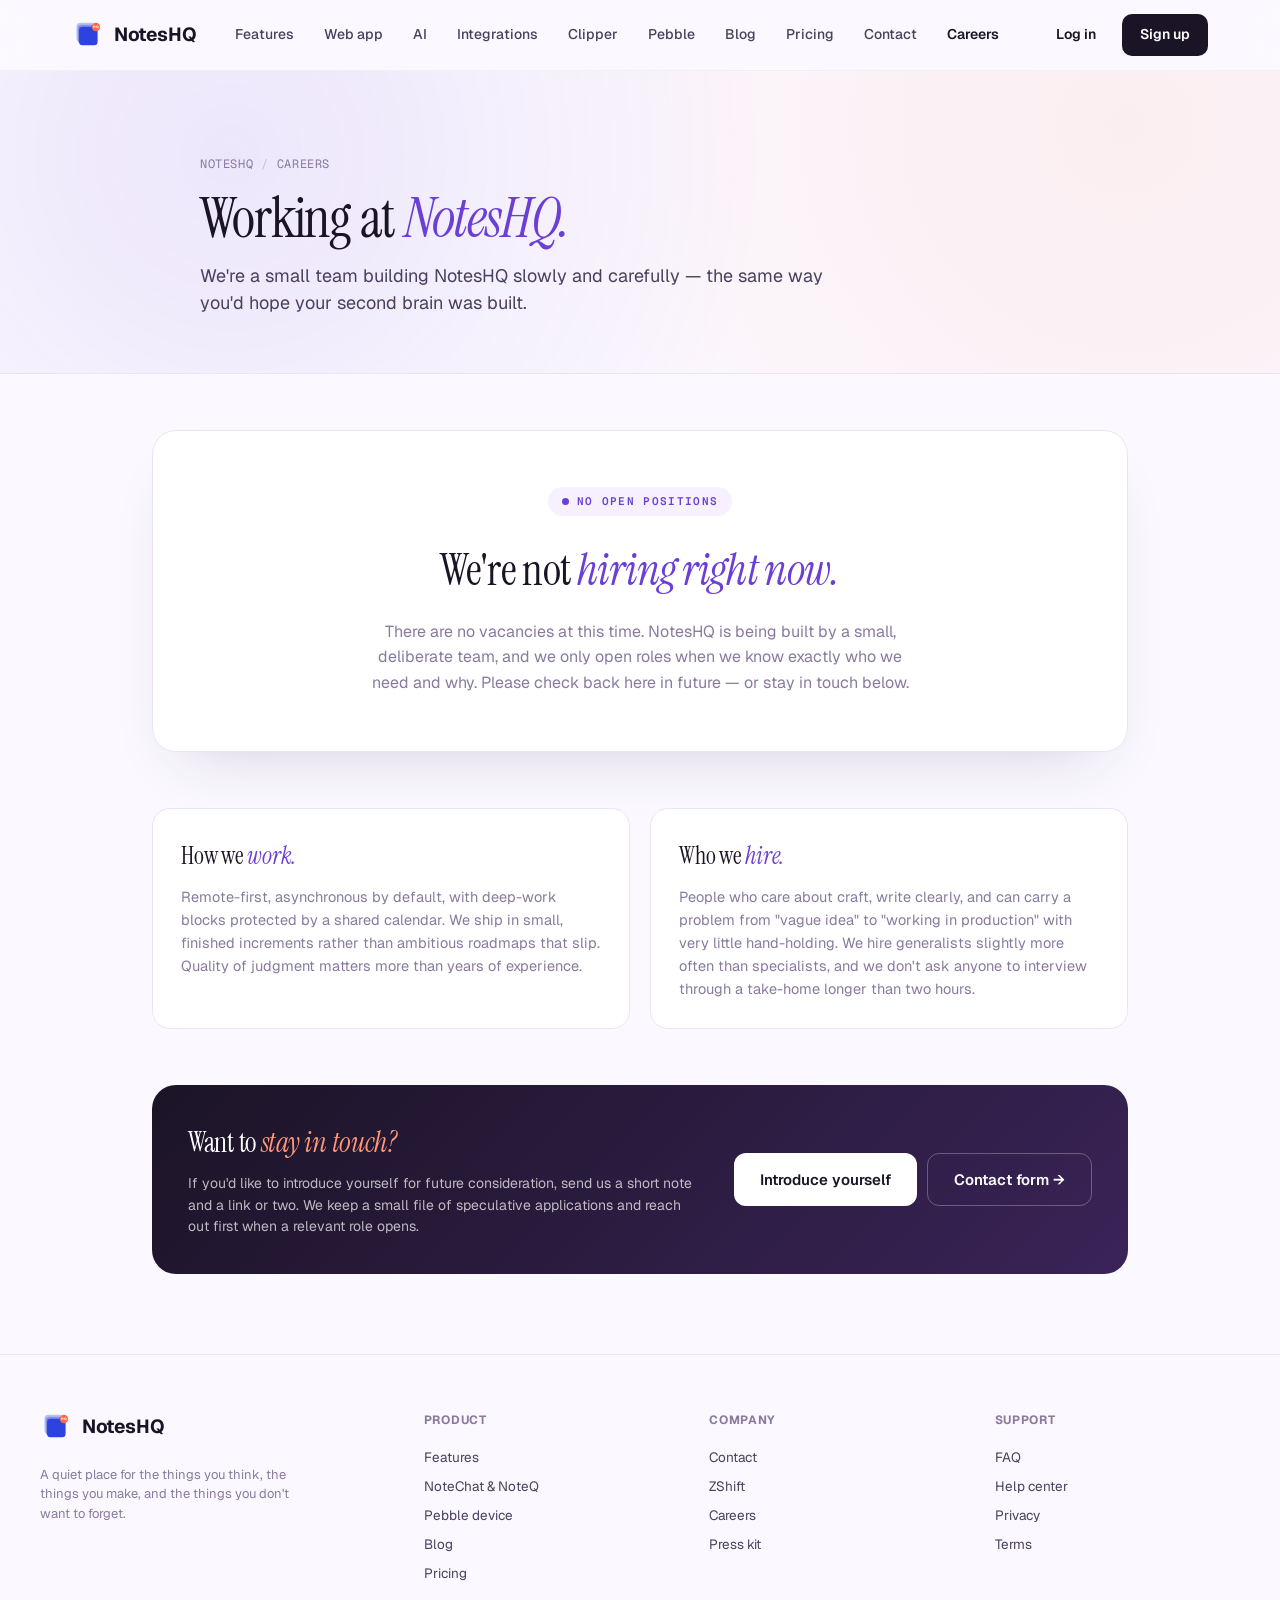
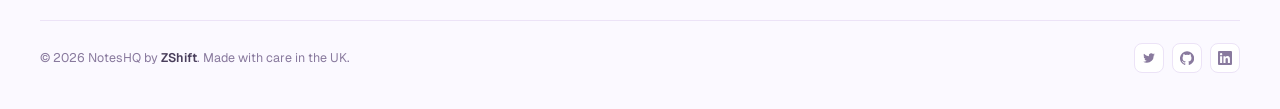
<file: careers.html>
<!doctype html>
<html lang="en">
<head>
<meta charset="utf-8" />
<meta name="viewport" content="width=device-width, initial-scale=1" />
<title>Careers — NotesHQ</title>
<link rel="icon" type="image/svg+xml" href="data:image/svg+xml;utf8,<svg xmlns='http://www.w3.org/2000/svg' viewBox='0 0 100 100'><rect x='14' y='12' width='58' height='58' rx='11' fill='%23B7C2F3'/><rect x='18' y='18' width='58' height='58' rx='11' fill='%238092E5'/><rect x='22' y='24' width='58' height='58' rx='11' fill='%232D43E0'/><circle cx='75' cy='25' r='13' fill='%23FF6B47'/><text x='75' y='30' text-anchor='middle' font-family='system-ui,sans-serif' font-size='11' font-weight='700' fill='white'>HQ</text></svg>" />
<link rel="preconnect" href="https://fonts.googleapis.com">
<link rel="preconnect" href="https://fonts.gstatic.com" crossorigin>
<link href="https://fonts.googleapis.com/css2?family=Geist:wght@400;500;600;700;800&family=Geist+Mono:wght@400;500&family=Instrument+Serif:ital@0;1&display=swap" rel="stylesheet">
<link rel="stylesheet" href="page.css">
<style>
  .careers-body { max-width: 1040px; margin: 0 auto; padding: 56px 32px 80px; }

  .careers-status {
    background: var(--card);
    border: 1px solid var(--line);
    border-radius: 24px;
    padding: 56px 48px;
    text-align: center;
    margin-bottom: 56px;
    box-shadow: 0 30px 60px -30px rgba(40,24,70,0.18);
  }
  .careers-status .badge {
    display: inline-flex; align-items: center; gap: 8px;
    padding: 6px 14px;
    background: var(--purple-tint);
    color: var(--purple);
    border-radius: 999px;
    font-family: 'Geist Mono', monospace;
    font-size: 11px;
    font-weight: 600;
    letter-spacing: 0.12em;
    text-transform: uppercase;
    margin-bottom: 20px;
  }
  .careers-status .badge .dot {
    width: 7px; height: 7px;
    border-radius: 50%;
    background: var(--purple);
  }
  .careers-status h2 {
    margin: 0 0 14px;
    font-family: 'Instrument Serif', serif;
    font-weight: 400;
    font-size: 44px;
    letter-spacing: -0.015em;
    color: var(--ink);
  }
  .careers-status h2 em { color: var(--purple); font-style: italic; }
  .careers-status p {
    margin: 0 auto;
    max-width: 560px;
    color: var(--ink-3);
    font-size: 16px;
    line-height: 1.6;
  }

  .careers-grid {
    display: grid;
    grid-template-columns: 1fr 1fr;
    gap: 20px;
    margin-bottom: 56px;
  }
  .careers-card {
    background: var(--card);
    border: 1px solid var(--line);
    border-radius: 18px;
    padding: 28px;
  }
  .careers-card h3 {
    margin: 0 0 10px;
    font-family: 'Instrument Serif', serif;
    font-weight: 400;
    font-size: 24px;
    letter-spacing: -0.01em;
  }
  .careers-card h3 em { color: var(--purple); font-style: italic; }
  .careers-card p {
    margin: 0;
    color: var(--ink-3);
    font-size: 14.5px;
    line-height: 1.6;
  }

  .careers-cta {
    background: linear-gradient(135deg, #1B1426 0%, #3A2358 100%);
    color: white;
    border-radius: 24px;
    padding: 36px;
    display: grid;
    grid-template-columns: 1.4fr 1fr;
    gap: 28px;
    align-items: center;
  }
  .careers-cta h3 {
    margin: 0 0 8px;
    font-family: 'Instrument Serif', serif;
    font-weight: 400;
    font-size: 28px;
    letter-spacing: -0.01em;
  }
  .careers-cta h3 em { color: #FF9678; font-style: italic; }
  .careers-cta p {
    margin: 0;
    color: rgba(255,255,255,0.7);
    font-size: 14px;
    line-height: 1.55;
  }
  .careers-cta .row {
    display: flex; gap: 10px; flex-wrap: wrap;
    justify-self: end;
  }
  .careers-cta .btn.outline-light {
    background: transparent;
    color: white;
    border: 1px solid rgba(255,255,255,0.28);
  }
  .careers-cta .btn.outline-light:hover { background: rgba(255,255,255,0.06); }

  @media (max-width: 860px) {
    .careers-status { padding: 40px 26px; }
    .careers-status h2 { font-size: 34px; }
    .careers-grid { grid-template-columns: 1fr; }
    .careers-cta { grid-template-columns: 1fr; padding: 26px; }
    .careers-cta .row { justify-self: start; }
  }
</style>
</head>
<body>

<div class="nav-wrap">
  <nav class="nav">
    <a class="brand" href="index.html">
      <svg width="32" height="32" viewBox="0 0 100 100">
        <rect x="14" y="12" width="58" height="58" rx="11" fill="#B7C2F3"/>
        <rect x="18" y="18" width="58" height="58" rx="11" fill="#8092E5"/>
        <rect x="22" y="24" width="58" height="58" rx="11" fill="#2D43E0"/>
        <circle cx="75" cy="25" r="13" fill="#FF6B47"/>
        <text x="75" y="29.5" text-anchor="middle" font-family="Geist, system-ui, sans-serif" font-size="11" font-weight="700" fill="white">HQ</text>
      </svg>
      <span class="brand-word">NotesHQ</span>
    </a>
    <div class="nav-links">
      <a href="index.html#features">Features</a>
      <a href="index.html#web">Web app</a>
      <a href="index.html#ai">AI</a>
      <a href="index.html#integrations">Integrations</a>
      <a href="index.html#clipper">Clipper</a>
      <a href="pebble.html">Pebble</a>
      <a href="https://blog.noteshq.ai" target="_blank" rel="noopener">Blog</a>
      <a href="pricing.html">Pricing</a>
      <a href="index.html#contact">Contact</a>
      <a href="careers.html" style="color: var(--ink); font-weight: 600;">Careers</a>
    </div>
    <div class="nav-cta">
      <a class="btn ghost" href="https://app.noteshq.ai/login" target="_blank" rel="noopener">Log in</a>
      <a class="btn primary" href="https://app.noteshq.ai/signup" target="_blank" rel="noopener">Sign up</a>
    </div>
  </nav>
</div>

<section class="page-hero">
  <div class="page-hero-inner">
    <div class="crumb">
      <a href="index.html">NotesHQ</a>
      <span class="sep">/</span>
      <span>Careers</span>
    </div>
    <h1>Working at <em>NotesHQ.</em></h1>
    <p class="lede">We're a small team building NotesHQ slowly and carefully — the same way you'd hope your second brain was built.</p>
  </div>
</section>

<div class="careers-body">

  <div class="careers-status">
    <span class="badge"><span class="dot"></span>No open positions</span>
    <h2>We're not <em>hiring right now.</em></h2>
    <p>There are no vacancies at this time. NotesHQ is being built by a small, deliberate team, and we only open roles when we know exactly who we need and why. Please check back here in future — or stay in touch below.</p>
  </div>

  <div class="careers-grid">
    <div class="careers-card">
      <h3>How we <em>work.</em></h3>
      <p>Remote-first, asynchronous by default, with deep-work blocks protected by a shared calendar. We ship in small, finished increments rather than ambitious roadmaps that slip. Quality of judgment matters more than years of experience.</p>
    </div>
    <div class="careers-card">
      <h3>Who we <em>hire.</em></h3>
      <p>People who care about craft, write clearly, and can carry a problem from "vague idea" to "working in production" with very little hand-holding. We hire generalists slightly more often than specialists, and we don't ask anyone to interview through a take-home longer than two hours.</p>
    </div>
  </div>

  <div class="careers-cta">
    <div>
      <h3>Want to <em>stay in touch?</em></h3>
      <p>If you'd like to introduce yourself for future consideration, send us a short note and a link or two. We keep a small file of speculative applications and reach out first when a relevant role opens.</p>
    </div>
    <div class="row">
      <a class="btn white big" href="mailto:zshift@zshift.io?subject=Speculative%20application%20%E2%80%94%20Careers%20at%20NotesHQ">Introduce yourself</a>
      <a class="btn outline-light big" href="index.html#contact">Contact form →</a>
    </div>
  </div>
</div>

<footer>
  <div class="footer-inner">
    <div class="footer-brand">
      <a class="brand" href="index.html">
        <svg width="32" height="32" viewBox="0 0 100 100">
          <rect x="14" y="12" width="58" height="58" rx="11" fill="#B7C2F3"/>
          <rect x="18" y="18" width="58" height="58" rx="11" fill="#8092E5"/>
          <rect x="22" y="24" width="58" height="58" rx="11" fill="#2D43E0"/>
          <circle cx="75" cy="25" r="13" fill="#FF6B47"/>
          <text x="75" y="29.5" text-anchor="middle" font-family="Geist, system-ui, sans-serif" font-size="11" font-weight="700" fill="white">HQ</text>
        </svg>
        <span class="brand-word">NotesHQ</span>
      </a>
      <p>A quiet place for the things you think, the things you make, and the things you don't want to forget.</p>
    </div>
    <div class="footer-col">
      <h5>Product</h5>
      <a href="index.html#features">Features</a>
      <a href="index.html#ai">NoteChat &amp; NoteQ</a>
      <a href="pebble.html">Pebble device</a>
      <a href="https://blog.noteshq.ai" target="_blank" rel="noopener">Blog</a>
      <a href="pricing.html">Pricing</a>
    </div>
    <div class="footer-col">
      <h5>Company</h5>
      <a href="index.html#contact">Contact</a>
      <a href="https://zshift.io">ZShift</a>
      <a href="careers.html">Careers</a>
      <a href="#">Press kit</a>
    </div>
    <div class="footer-col">
      <h5>Support</h5>
      <a href="index.html#faq">FAQ</a>
      <a href="helpcenter.html">Help center</a>
      <a href="privacy.html">Privacy</a>
      <a href="terms.html">Terms</a>
    </div>
  </div>
  <div class="footer-bottom">
    <span>© 2026 NotesHQ by <a href="https://zshift.io" style="color: var(--ink-2); font-weight: 600;">ZShift</a>. Made with care in the UK.</span>
    <div class="socials">
      <a href="#" aria-label="Twitter"><svg width="14" height="14" viewBox="0 0 24 24" fill="currentColor"><path d="M22 5.8a8.49 8.49 0 0 1-2.36.64 4.13 4.13 0 0 0 1.81-2.27 8.21 8.21 0 0 1-2.61 1 4.1 4.1 0 0 0-7 3.74 11.64 11.64 0 0 1-8.45-4.29 4.16 4.16 0 0 0-.55 2.07 4.09 4.09 0 0 0 1.82 3.41 4.05 4.05 0 0 1-1.86-.51v.05a4.1 4.1 0 0 0 3.3 4 3.93 3.93 0 0 1-1.85.07 4.11 4.11 0 0 0 3.83 2.84A8.22 8.22 0 0 1 2 18.34a11.59 11.59 0 0 0 6.29 1.85A11.59 11.59 0 0 0 20 8.45v-.53A8.43 8.43 0 0 0 22 5.8z"/></svg></a>
      <a href="#" aria-label="GitHub"><svg width="14" height="14" viewBox="0 0 24 24" fill="currentColor"><path d="M12 .5a12 12 0 0 0-3.79 23.4c.6.1.83-.26.83-.58v-2.17c-3.34.73-4-1.43-4-1.43a3.14 3.14 0 0 0-1.31-1.74c-1.07-.74.08-.72.08-.72a2.5 2.5 0 0 1 1.82 1.22 2.54 2.54 0 0 0 3.47 1 2.55 2.55 0 0 1 .76-1.6c-2.67-.31-5.47-1.33-5.47-5.95a4.66 4.66 0 0 1 1.23-3.23 4.33 4.33 0 0 1 .12-3.18s1-.32 3.3 1.23a11.36 11.36 0 0 1 6 0c2.3-1.55 3.3-1.23 3.3-1.23a4.33 4.33 0 0 1 .12 3.18 4.66 4.66 0 0 1 1.23 3.23c0 4.64-2.8 5.64-5.48 5.94a2.85 2.85 0 0 1 .81 2.22v3.29c0 .32.22.69.83.58A12 12 0 0 0 12 .5z"/></svg></a>
      <a href="#" aria-label="LinkedIn"><svg width="14" height="14" viewBox="0 0 24 24" fill="currentColor"><path d="M20.45 20.45h-3.55v-5.57c0-1.33-.02-3.03-1.85-3.03-1.85 0-2.13 1.45-2.13 2.94v5.66H9.36V9h3.41v1.56h.05a3.75 3.75 0 0 1 3.37-1.85c3.6 0 4.27 2.37 4.27 5.45v6.29zM5.34 7.43a2.06 2.06 0 1 1 0-4.13 2.06 2.06 0 0 1 0 4.13zM7.12 20.45H3.56V9h3.56v11.45zM22.22 0H1.77A1.77 1.77 0 0 0 0 1.77v20.45A1.77 1.77 0 0 0 1.77 24h20.45A1.77 1.77 0 0 0 24 22.22V1.77A1.77 1.77 0 0 0 22.22 0z"/></svg></a>
    </div>
  </div>
</footer>

</body>
</html>
</file>
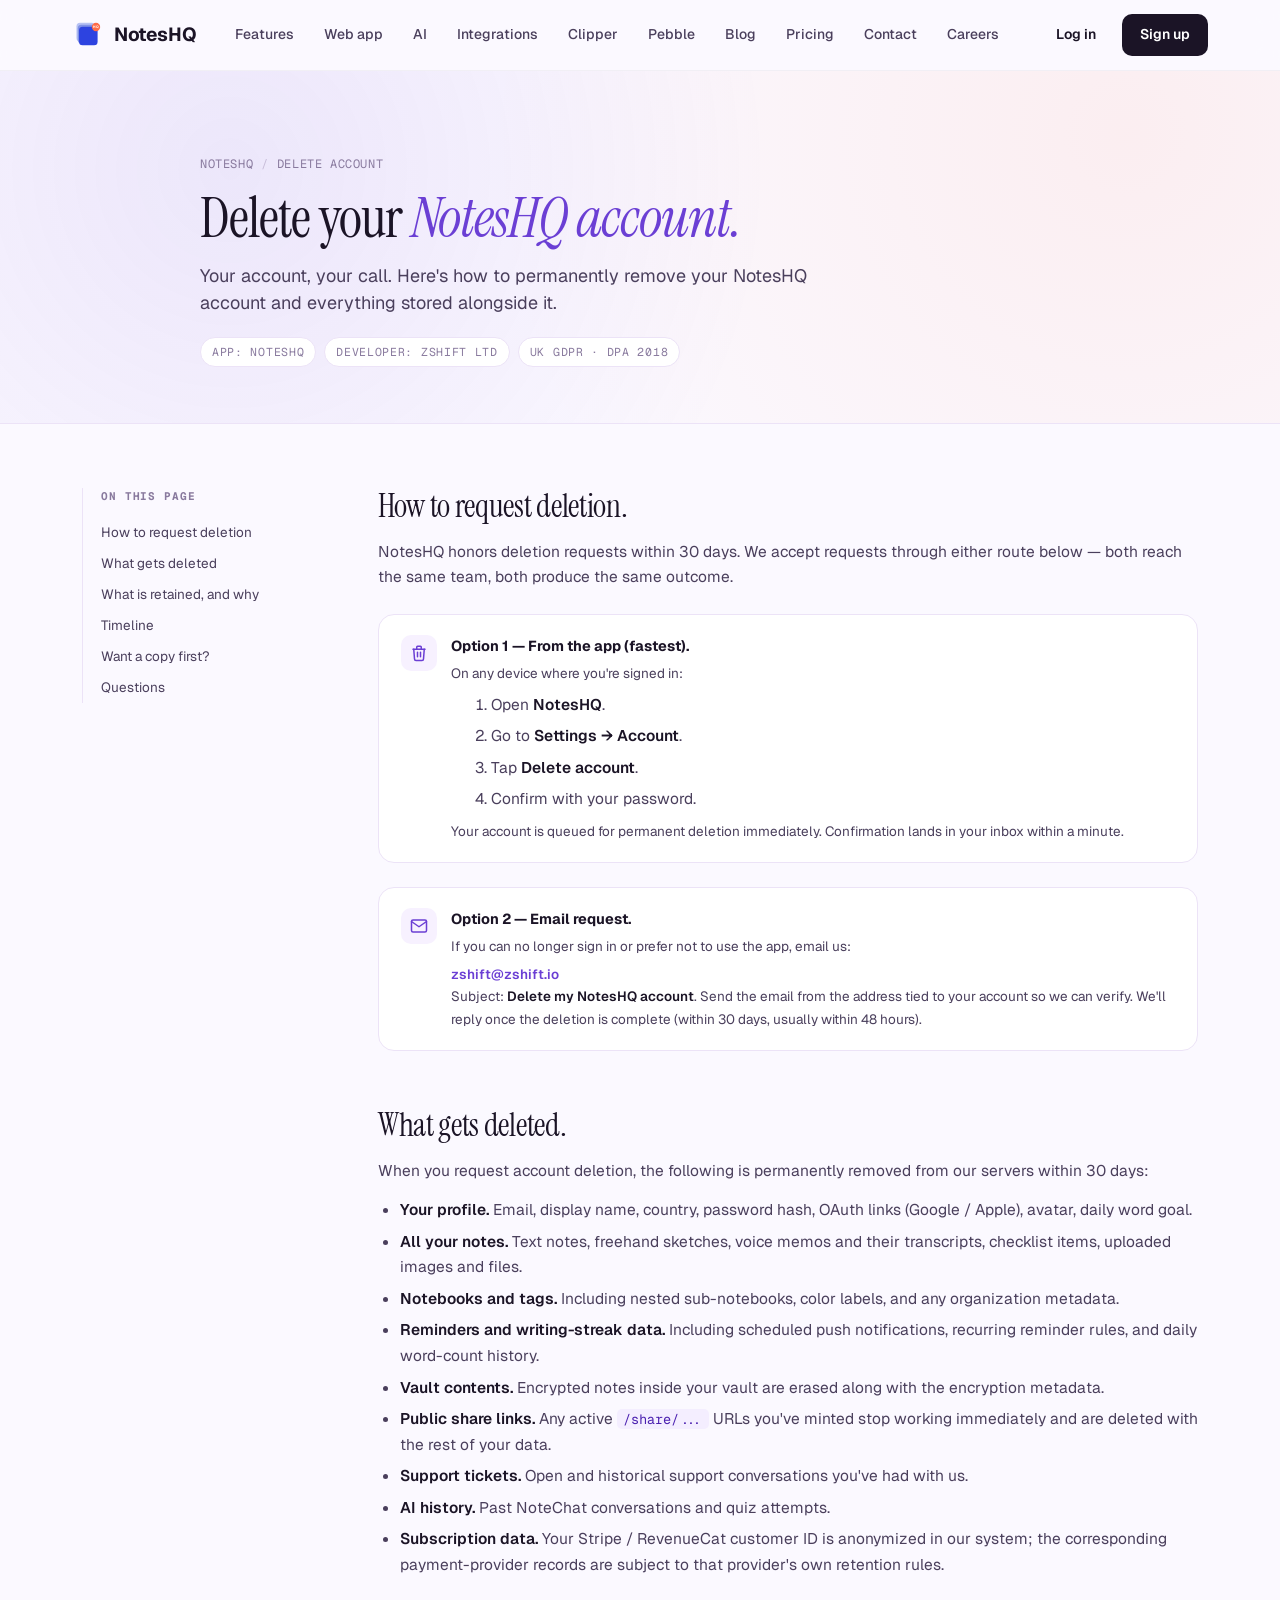
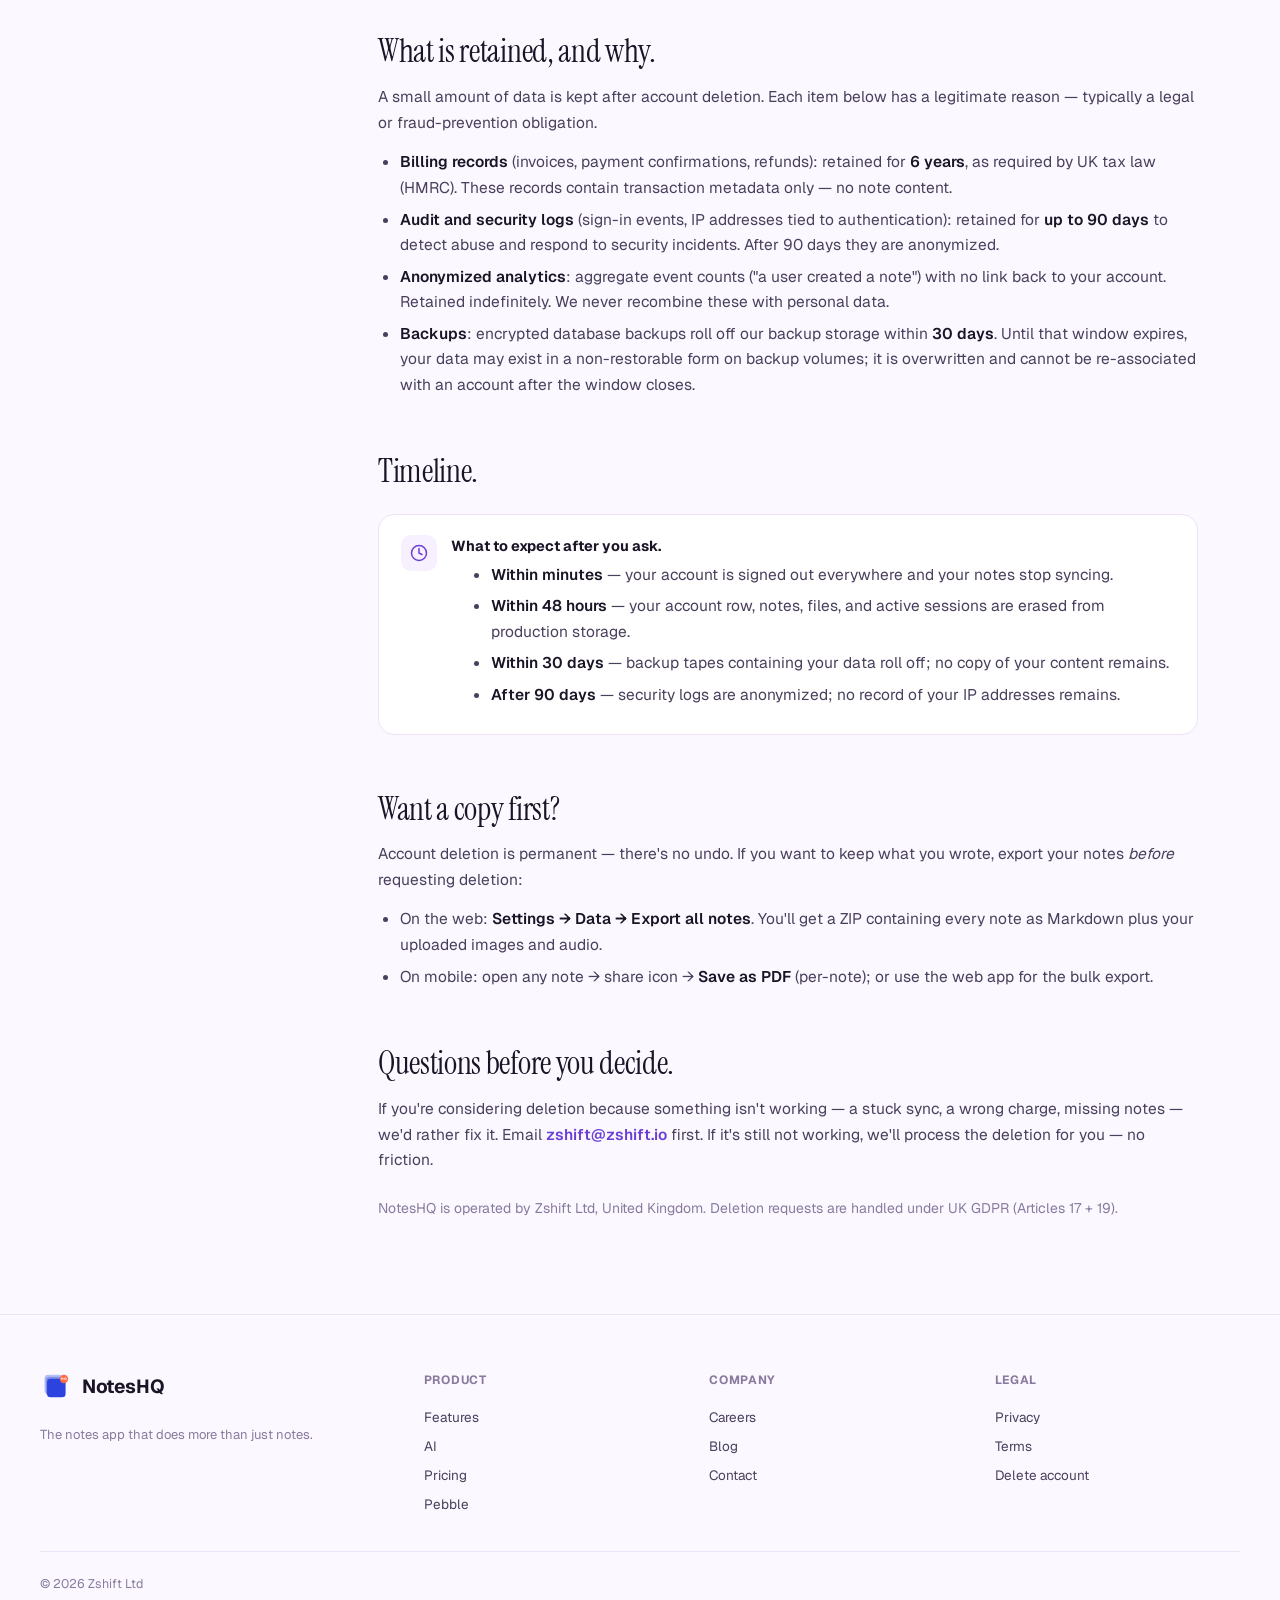
<file: delete-account.html>
<!doctype html>
<html lang="en">
<head>
<meta charset="utf-8" />
<meta name="viewport" content="width=device-width, initial-scale=1" />
<title>Delete your account — NotesHQ</title>
<meta name="description" content="How to permanently delete your NotesHQ account and all associated data." />
<link rel="icon" type="image/svg+xml" href="data:image/svg+xml;utf8,<svg xmlns='http://www.w3.org/2000/svg' viewBox='0 0 100 100'><rect x='14' y='12' width='58' height='58' rx='11' fill='%23B7C2F3'/><rect x='18' y='18' width='58' height='58' rx='11' fill='%238092E5'/><rect x='22' y='24' width='58' height='58' rx='11' fill='%232D43E0'/><circle cx='75' cy='25' r='13' fill='%23FF6B47'/><text x='75' y='30' text-anchor='middle' font-family='system-ui,sans-serif' font-size='11' font-weight='700' fill='white'>HQ</text></svg>" />
<link rel="preconnect" href="https://fonts.googleapis.com">
<link rel="preconnect" href="https://fonts.gstatic.com" crossorigin>
<link href="https://fonts.googleapis.com/css2?family=Geist:wght@400;500;600;700;800&family=Geist+Mono:wght@400;500&family=Instrument+Serif:ital@0;1&display=swap" rel="stylesheet">
<link rel="stylesheet" href="page.css">
</head>
<body>

<div class="nav-wrap">
  <nav class="nav">
    <a class="brand" href="index.html">
      <svg width="32" height="32" viewBox="0 0 100 100">
        <rect x="14" y="12" width="58" height="58" rx="11" fill="#B7C2F3"/>
        <rect x="18" y="18" width="58" height="58" rx="11" fill="#8092E5"/>
        <rect x="22" y="24" width="58" height="58" rx="11" fill="#2D43E0"/>
        <circle cx="75" cy="25" r="13" fill="#FF6B47"/>
        <text x="75" y="29.5" text-anchor="middle" font-family="Geist, system-ui, sans-serif" font-size="11" font-weight="700" fill="white">HQ</text>
      </svg>
      <span class="brand-word">NotesHQ</span>
    </a>
    <div class="nav-links">
      <a href="index.html#features">Features</a>
      <a href="index.html#web">Web app</a>
      <a href="index.html#ai">AI</a>
      <a href="index.html#integrations">Integrations</a>
      <a href="index.html#clipper">Clipper</a>
      <a href="pebble.html">Pebble</a>
      <a href="https://blog.noteshq.ai" target="_blank" rel="noopener">Blog</a>
      <a href="pricing.html">Pricing</a>
      <a href="index.html#contact">Contact</a>
      <a href="careers.html">Careers</a>
    </div>
    <div class="nav-cta">
      <a class="btn ghost"  href="https://app.noteshq.ai/login" target="_blank" rel="noopener">Log in</a>
      <a class="btn primary"  href="https://app.noteshq.ai/signup" target="_blank" rel="noopener">Sign up</a>
    </div>
  </nav>
</div>

<section class="page-hero">
  <div class="page-hero-inner">
    <div class="crumb">
      <a href="index.html">NotesHQ</a>
      <span class="sep">/</span>
      <span>Delete account</span>
    </div>
    <h1>Delete your <em>NotesHQ account.</em></h1>
    <p class="lede">Your account, your call. Here's how to permanently remove your NotesHQ account and everything stored alongside it.</p>
    <div class="stamps">
      <span class="stamp">App: NotesHQ</span>
      <span class="stamp">Developer: Zshift Ltd</span>
      <span class="stamp">UK GDPR · DPA 2018</span>
    </div>
  </div>
</section>

<div class="page-body has-toc">
  <aside class="toc">
    <span class="toc-label">On this page</span>
    <a href="#how">How to request deletion</a>
    <a href="#deleted">What gets deleted</a>
    <a href="#retained">What is retained, and why</a>
    <a href="#timeline">Timeline</a>
    <a href="#export">Want a copy first?</a>
    <a href="#contact">Questions</a>
  </aside>

  <article class="prose">

    <h2 id="how">How to request deletion.</h2>
    <p>NotesHQ honors deletion requests within 30 days. We accept requests through either route below — both reach the same team, both produce the same outcome.</p>

    <div class="callout">
      <span class="ic">
        <svg width="18" height="18" viewBox="0 0 24 24" fill="none" stroke="currentColor" stroke-width="2" stroke-linecap="round" stroke-linejoin="round"><polyline points="4 7 6 7 20 7"/><path d="M19 7l-1 13a2 2 0 0 1-2 2H8a2 2 0 0 1-2-2L5 7"/><path d="M10 11v6M14 11v6"/><path d="M9 7V4a1 1 0 0 1 1-1h4a1 1 0 0 1 1 1v3"/></svg>
      </span>
      <div>
        <h4>Option 1 — From the app (fastest).</h4>
        <p>On any device where you're signed in:</p>
        <ol style="margin: 8px 0 0 18px;">
          <li>Open <strong>NotesHQ</strong>.</li>
          <li>Go to <strong>Settings → Account</strong>.</li>
          <li>Tap <strong>Delete account</strong>.</li>
          <li>Confirm with your password.</li>
        </ol>
        <p style="margin-top: 8px;">Your account is queued for permanent deletion immediately. Confirmation lands in your inbox within a minute.</p>
      </div>
    </div>

    <div class="callout">
      <span class="ic">
        <svg width="18" height="18" viewBox="0 0 24 24" fill="none" stroke="currentColor" stroke-width="2" stroke-linecap="round" stroke-linejoin="round"><path d="M4 4h16a2 2 0 0 1 2 2v12a2 2 0 0 1-2 2H4a2 2 0 0 1-2-2V6a2 2 0 0 1 2-2z"/><polyline points="22 6 12 13 2 6"/></svg>
      </span>
      <div>
        <h4>Option 2 — Email request.</h4>
        <p>If you can no longer sign in or prefer not to use the app, email us:</p>
        <p style="margin-top: 6px;"><a href="mailto:zshift@zshift.io?subject=Delete%20my%20NotesHQ%20account" style="color: var(--purple); font-weight: 600;">zshift@zshift.io</a></p>
        <p>Subject: <strong>Delete my NotesHQ account</strong>. Send the email from the address tied to your account so we can verify. We'll reply once the deletion is complete (within 30 days, usually within 48 hours).</p>
      </div>
    </div>

    <h2 id="deleted">What gets deleted.</h2>
    <p>When you request account deletion, the following is permanently removed from our servers within 30 days:</p>
    <ul>
      <li><strong>Your profile.</strong> Email, display name, country, password hash, OAuth links (Google / Apple), avatar, daily word goal.</li>
      <li><strong>All your notes.</strong> Text notes, freehand sketches, voice memos and their transcripts, checklist items, uploaded images and files.</li>
      <li><strong>Notebooks and tags.</strong> Including nested sub-notebooks, color labels, and any organization metadata.</li>
      <li><strong>Reminders and writing-streak data.</strong> Including scheduled push notifications, recurring reminder rules, and daily word-count history.</li>
      <li><strong>Vault contents.</strong> Encrypted notes inside your vault are erased along with the encryption metadata.</li>
      <li><strong>Public share links.</strong> Any active <code>/share/...</code> URLs you've minted stop working immediately and are deleted with the rest of your data.</li>
      <li><strong>Support tickets.</strong> Open and historical support conversations you've had with us.</li>
      <li><strong>AI history.</strong> Past NoteChat conversations and quiz attempts.</li>
      <li><strong>Subscription data.</strong> Your Stripe / RevenueCat customer ID is anonymized in our system; the corresponding payment-provider records are subject to that provider's own retention rules.</li>
    </ul>

    <h2 id="retained">What is retained, and why.</h2>
    <p>A small amount of data is kept after account deletion. Each item below has a legitimate reason — typically a legal or fraud-prevention obligation.</p>
    <ul>
      <li><strong>Billing records</strong> (invoices, payment confirmations, refunds): retained for <strong>6 years</strong>, as required by UK tax law (HMRC). These records contain transaction metadata only — no note content.</li>
      <li><strong>Audit and security logs</strong> (sign-in events, IP addresses tied to authentication): retained for <strong>up to 90 days</strong> to detect abuse and respond to security incidents. After 90 days they are anonymized.</li>
      <li><strong>Anonymized analytics</strong>: aggregate event counts ("a user created a note") with no link back to your account. Retained indefinitely. We never recombine these with personal data.</li>
      <li><strong>Backups</strong>: encrypted database backups roll off our backup storage within <strong>30 days</strong>. Until that window expires, your data may exist in a non-restorable form on backup volumes; it is overwritten and cannot be re-associated with an account after the window closes.</li>
    </ul>

    <h2 id="timeline">Timeline.</h2>
    <div class="callout">
      <span class="ic">
        <svg width="18" height="18" viewBox="0 0 24 24" fill="none" stroke="currentColor" stroke-width="2" stroke-linecap="round" stroke-linejoin="round"><circle cx="12" cy="12" r="10"/><polyline points="12 6 12 12 16 14"/></svg>
      </span>
      <div>
        <h4>What to expect after you ask.</h4>
        <ul style="margin: 4px 0 0 18px;">
          <li><strong>Within minutes</strong> — your account is signed out everywhere and your notes stop syncing.</li>
          <li><strong>Within 48 hours</strong> — your account row, notes, files, and active sessions are erased from production storage.</li>
          <li><strong>Within 30 days</strong> — backup tapes containing your data roll off; no copy of your content remains.</li>
          <li><strong>After 90 days</strong> — security logs are anonymized; no record of your IP addresses remains.</li>
        </ul>
      </div>
    </div>

    <h2 id="export">Want a copy first?</h2>
    <p>Account deletion is permanent — there's no undo. If you want to keep what you wrote, export your notes <em>before</em> requesting deletion:</p>
    <ul>
      <li>On the web: <strong>Settings → Data → Export all notes</strong>. You'll get a ZIP containing every note as Markdown plus your uploaded images and audio.</li>
      <li>On mobile: open any note → share icon → <strong>Save as PDF</strong> (per-note); or use the web app for the bulk export.</li>
    </ul>

    <h2 id="contact">Questions before you decide.</h2>
    <p>If you're considering deletion because something isn't working — a stuck sync, a wrong charge, missing notes — we'd rather fix it. Email <a href="mailto:zshift@zshift.io" style="color: var(--purple);">zshift@zshift.io</a> first. If it's still not working, we'll process the deletion for you — no friction.</p>
    <p style="color: var(--ink-3); font-size: 14px; margin-top: 24px;">
      NotesHQ is operated by Zshift Ltd, United Kingdom. Deletion requests are handled under UK GDPR (Articles 17 + 19).
    </p>

  </article>
</div>

<footer>
  <div class="footer-inner">
    <div class="footer-brand">
      <a class="brand" href="index.html">
        <svg width="32" height="32" viewBox="0 0 100 100">
          <rect x="14" y="12" width="58" height="58" rx="11" fill="#B7C2F3"/>
          <rect x="18" y="18" width="58" height="58" rx="11" fill="#8092E5"/>
          <rect x="22" y="24" width="58" height="58" rx="11" fill="#2D43E0"/>
          <circle cx="75" cy="25" r="13" fill="#FF6B47"/>
          <text x="75" y="29.5" text-anchor="middle" font-family="Geist, system-ui, sans-serif" font-size="11" font-weight="700" fill="white">HQ</text>
        </svg>
        <span class="brand-word">NotesHQ</span>
      </a>
      <p>The notes app that does more than just notes.</p>
    </div>
    <div class="footer-col">
      <h5>Product</h5>
      <a href="index.html#features">Features</a>
      <a href="index.html#ai">AI</a>
      <a href="pricing.html">Pricing</a>
      <a href="pebble.html">Pebble</a>
    </div>
    <div class="footer-col">
      <h5>Company</h5>
      <a href="careers.html">Careers</a>
      <a href="https://blog.noteshq.ai" target="_blank" rel="noopener">Blog</a>
      <a href="index.html#contact">Contact</a>
    </div>
    <div class="footer-col">
      <h5>Legal</h5>
      <a href="privacy.html">Privacy</a>
      <a href="terms.html">Terms</a>
      <a href="delete-account.html">Delete account</a>
    </div>
  </div>
  <div class="footer-bottom">
    <span>© 2026 Zshift Ltd</span>
  </div>
</footer>

</body>
</html>
</file>
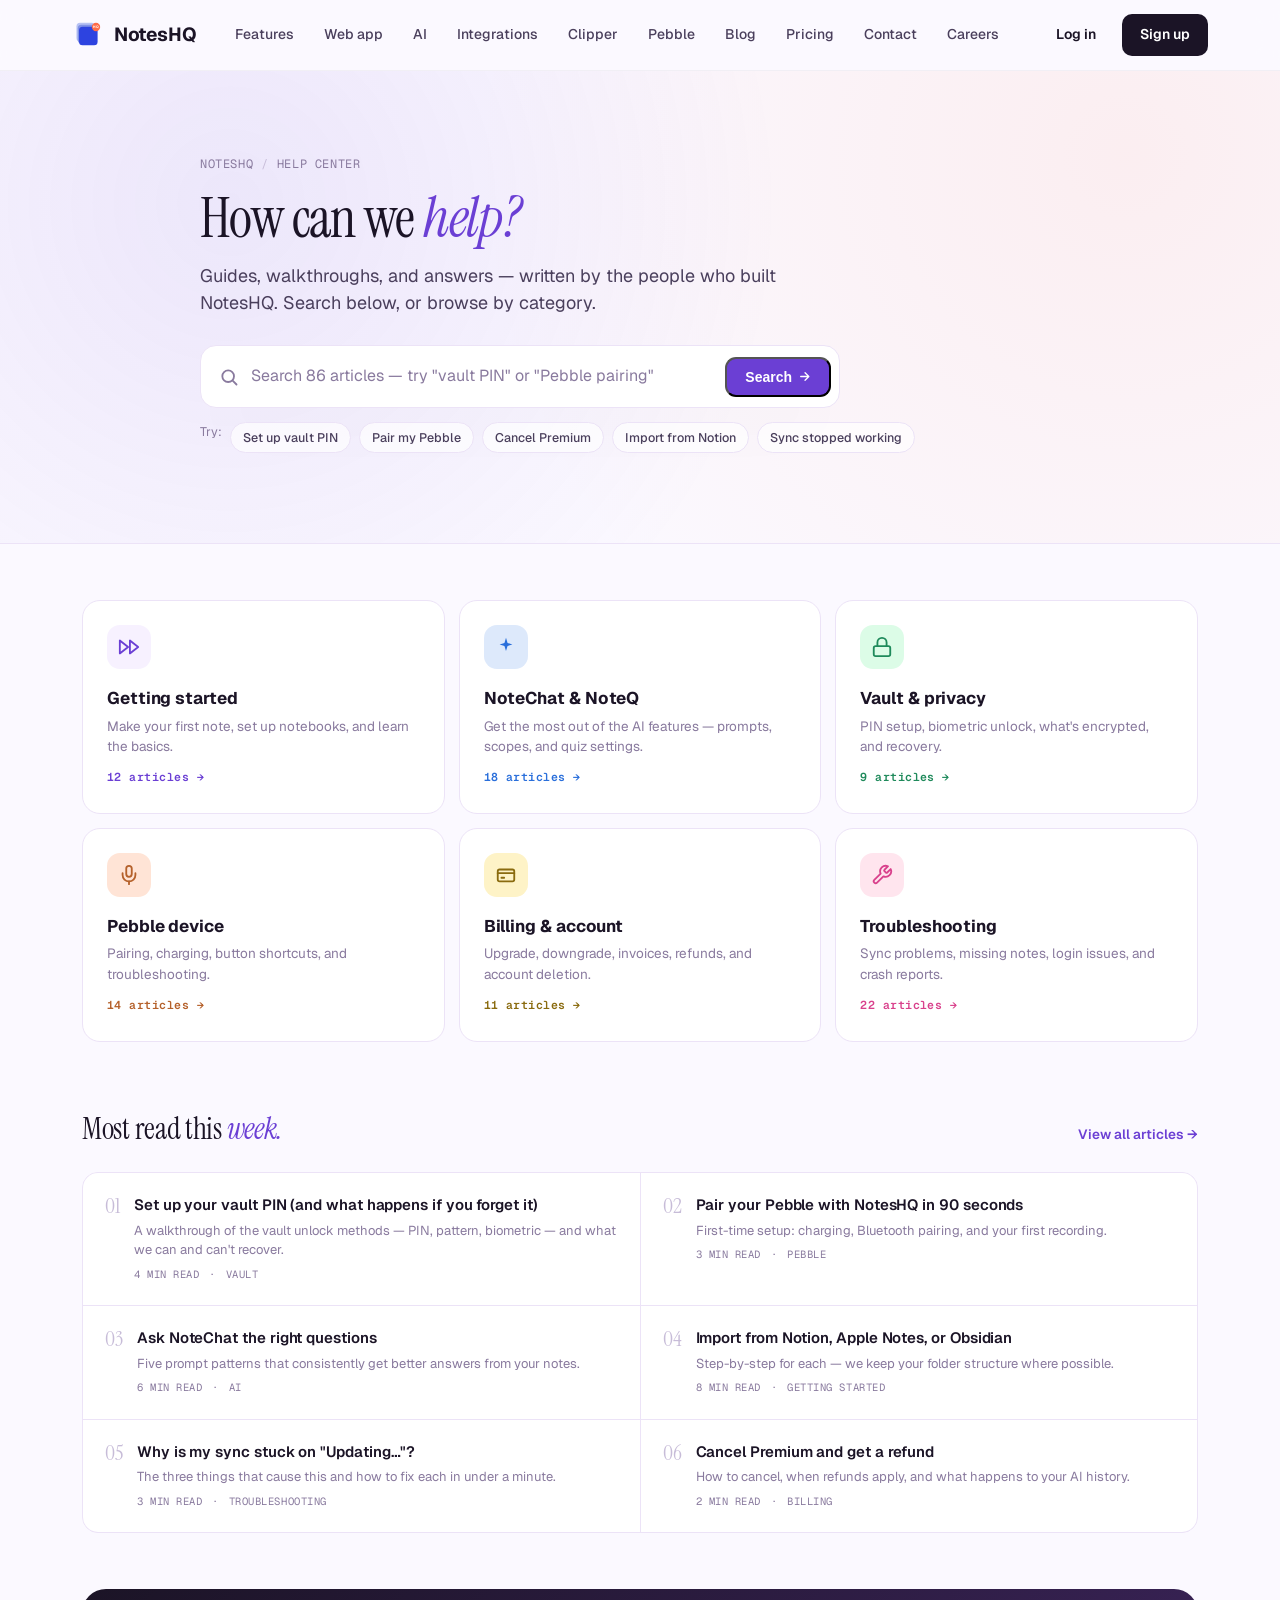
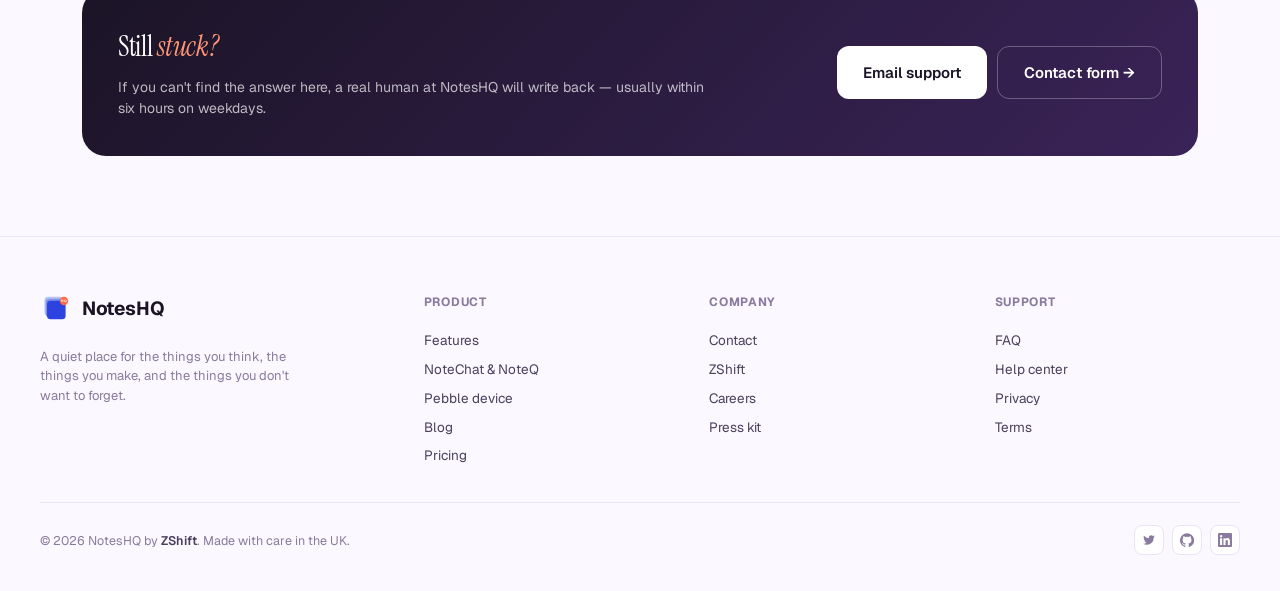
<file: helpcenter.html>
<!doctype html>
<html lang="en">
<head>
<meta charset="utf-8" />
<meta name="viewport" content="width=device-width, initial-scale=1" />
<title>Help center — NotesHQ</title>
<link rel="icon" type="image/svg+xml" href="data:image/svg+xml;utf8,<svg xmlns='http://www.w3.org/2000/svg' viewBox='0 0 100 100'><rect x='14' y='12' width='58' height='58' rx='11' fill='%23B7C2F3'/><rect x='18' y='18' width='58' height='58' rx='11' fill='%238092E5'/><rect x='22' y='24' width='58' height='58' rx='11' fill='%232D43E0'/><circle cx='75' cy='25' r='13' fill='%23FF6B47'/><text x='75' y='30' text-anchor='middle' font-family='system-ui,sans-serif' font-size='11' font-weight='700' fill='white'>HQ</text></svg>" />
<link rel="preconnect" href="https://fonts.googleapis.com">
<link rel="preconnect" href="https://fonts.gstatic.com" crossorigin>
<link href="https://fonts.googleapis.com/css2?family=Geist:wght@400;500;600;700;800&family=Geist+Mono:wght@400;500&family=Instrument+Serif:ital@0;1&display=swap" rel="stylesheet">
<link rel="stylesheet" href="page.css">
<style>
  .help-hero { padding-bottom: 90px; }
  .help-search {
    margin-top: 28px;
    background: white;
    border: 1px solid var(--line);
    border-radius: 16px;
    padding: 8px 8px 8px 18px;
    display: flex; align-items: center; gap: 12px;
    box-shadow: 0 30px 60px -30px rgba(40,24,70,0.25);
    max-width: 640px;
  }
  .help-search input {
    flex: 1;
    border: none; outline: none;
    font: inherit; font-size: 16px;
    background: transparent;
    padding: 10px 0;
    color: var(--ink);
  }
  .help-search input::placeholder { color: var(--ink-3); }
  .help-search .go {
    padding: 10px 18px;
    background: var(--purple);
    color: white;
    border-radius: 11px;
    font-size: 14px; font-weight: 600;
    display: inline-flex; align-items: center; gap: 6px;
  }
  .help-suggest {
    margin-top: 14px;
    display: flex; gap: 8px; flex-wrap: wrap;
    font-size: 12.5px;
    color: var(--ink-3);
  }
  .help-suggest span { color: var(--ink-3); }
  .help-suggest a {
    padding: 5px 12px;
    background: rgba(255,255,255,0.7);
    border: 1px solid var(--line);
    border-radius: 999px;
    color: var(--ink-2);
    font-weight: 500;
  }
  .help-suggest a:hover { color: var(--purple); border-color: var(--purple-soft); }

  .help-body { max-width: 1180px; margin: 0 auto; padding: 56px 32px 80px; }
  .help-cats {
    display: grid;
    grid-template-columns: repeat(3, 1fr);
    gap: 14px;
    margin-bottom: 64px;
  }
  .help-cat {
    background: var(--card);
    border: 1px solid var(--line);
    border-radius: 18px;
    padding: 24px;
    transition: transform 0.2s ease, border-color 0.2s ease;
    display: block;
  }
  .help-cat:hover { transform: translateY(-3px); border-color: var(--purple-soft); }
  .help-cat .ic {
    width: 44px; height: 44px;
    border-radius: 13px;
    background: var(--purple-tint);
    color: var(--purple);
    display: inline-flex; align-items: center; justify-content: center;
    margin-bottom: 16px;
  }
  .help-cat h3 {
    margin: 0 0 4px;
    font-size: 17px;
    font-weight: 700;
    letter-spacing: -0.005em;
  }
  .help-cat p {
    margin: 0;
    color: var(--ink-3);
    font-size: 13.5px;
    line-height: 1.5;
  }
  .help-cat .count {
    margin-top: 12px;
    display: inline-flex; align-items: center; gap: 6px;
    font-family: 'Geist Mono', monospace;
    font-size: 11.5px;
    color: var(--purple);
    font-weight: 600;
    letter-spacing: 0.04em;
  }

  .help-section { margin-bottom: 56px; }
  .help-section-head {
    display: flex; align-items: baseline; justify-content: space-between;
    margin-bottom: 20px;
  }
  .help-section-head h2 {
    margin: 0;
    font-family: 'Instrument Serif', serif;
    font-weight: 400;
    font-size: 30px;
    letter-spacing: -0.01em;
  }
  .help-section-head h2 em { color: var(--purple); font-style: italic; }
  .help-section-head a {
    font-size: 13.5px;
    color: var(--purple);
    font-weight: 600;
  }

  .help-articles {
    display: grid;
    grid-template-columns: 1fr 1fr;
    gap: 1px;
    background: var(--line);
    border: 1px solid var(--line);
    border-radius: 16px;
    overflow: hidden;
  }
  .help-article {
    background: var(--card);
    padding: 20px 22px;
    display: flex; gap: 14px; align-items: flex-start;
    transition: background 0.15s ease;
  }
  .help-article:hover { background: var(--purple-tint); }
  .help-article .num {
    font-family: 'Instrument Serif', serif;
    font-size: 22px;
    color: var(--ink-4);
    line-height: 1;
    flex-shrink: 0;
    margin-top: 2px;
  }
  .help-article h4 {
    margin: 0 0 4px;
    font-size: 15px;
    font-weight: 600;
    color: var(--ink);
    letter-spacing: -0.005em;
  }
  .help-article p {
    margin: 0;
    color: var(--ink-3);
    font-size: 13px;
    line-height: 1.5;
  }
  .help-article .meta {
    display: inline-flex; gap: 10px;
    margin-top: 6px;
    font-family: 'Geist Mono', monospace;
    font-size: 10.5px;
    color: var(--ink-3);
    letter-spacing: 0.05em;
    text-transform: uppercase;
  }

  .help-cta {
    background: linear-gradient(135deg, #1B1426 0%, #3A2358 100%);
    color: white;
    border-radius: 24px;
    padding: 36px;
    display: grid;
    grid-template-columns: 1.4fr 1fr;
    gap: 28px;
    align-items: center;
  }
  .help-cta h3 {
    margin: 0 0 8px;
    font-family: 'Instrument Serif', serif;
    font-weight: 400;
    font-size: 28px;
    letter-spacing: -0.01em;
  }
  .help-cta h3 em { color: #FF9678; font-style: italic; }
  .help-cta p {
    margin: 0;
    color: rgba(255,255,255,0.7);
    font-size: 14px;
    line-height: 1.55;
  }
  .help-cta .row {
    display: flex; gap: 10px; flex-wrap: wrap;
    justify-self: end;
  }
  .help-cta .btn.outline-light {
    background: transparent;
    color: white;
    border: 1px solid rgba(255,255,255,0.28);
  }
  .help-cta .btn.outline-light:hover { background: rgba(255,255,255,0.06); }

  @media (max-width: 960px) {
    .help-cats { grid-template-columns: 1fr; }
    .help-articles { grid-template-columns: 1fr; }
    .help-cta { grid-template-columns: 1fr; padding: 26px; }
    .help-cta .row { justify-self: start; }
  }
</style>
</head>
<body>

<div class="nav-wrap">
  <nav class="nav">
    <a class="brand" href="index.html">
      <svg width="32" height="32" viewBox="0 0 100 100">
        <rect x="14" y="12" width="58" height="58" rx="11" fill="#B7C2F3"/>
        <rect x="18" y="18" width="58" height="58" rx="11" fill="#8092E5"/>
        <rect x="22" y="24" width="58" height="58" rx="11" fill="#2D43E0"/>
        <circle cx="75" cy="25" r="13" fill="#FF6B47"/>
        <text x="75" y="29.5" text-anchor="middle" font-family="Geist, system-ui, sans-serif" font-size="11" font-weight="700" fill="white">HQ</text>
      </svg>
      <span class="brand-word">NotesHQ</span>
    </a>
    <div class="nav-links">
      <a href="index.html#features">Features</a>
      <a href="index.html#web">Web app</a>
      <a href="index.html#ai">AI</a>
      <a href="index.html#integrations">Integrations</a>
      <a href="index.html#clipper">Clipper</a>
      <a href="pebble.html">Pebble</a>
      <a href="https://blog.noteshq.ai" target="_blank" rel="noopener">Blog</a>
      <a href="pricing.html">Pricing</a>
      <a href="index.html#contact">Contact</a>
      <a href="careers.html">Careers</a>
    </div>
    <div class="nav-cta">
      <a class="btn ghost"  href="https://app.noteshq.ai/login" target="_blank" rel="noopener">Log in</a>
      <a class="btn primary"  href="https://app.noteshq.ai/signup" target="_blank" rel="noopener">Sign up</a>
    </div>
  </nav>
</div>

<section class="page-hero help-hero">
  <div class="page-hero-inner">
    <div class="crumb">
      <a href="index.html">NotesHQ</a>
      <span class="sep">/</span>
      <span>Help center</span>
    </div>
    <h1>How can we <em>help?</em></h1>
    <p class="lede">Guides, walkthroughs, and answers — written by the people who built NotesHQ. Search below, or browse by category.</p>

    <form class="help-search" onsubmit="event.preventDefault();">
      <svg width="20" height="20" viewBox="0 0 24 24" fill="none" stroke="#897A9E" stroke-width="2.2" stroke-linecap="round" stroke-linejoin="round"><circle cx="11" cy="11" r="7"/><path d="m21 21-4.3-4.3"/></svg>
      <input type="text" placeholder="Search 86 articles — try &quot;vault PIN&quot; or &quot;Pebble pairing&quot;" />
      <button type="submit" class="go">
        Search
        <svg width="13" height="13" viewBox="0 0 24 24" fill="none" stroke="currentColor" stroke-width="2.4" stroke-linecap="round" stroke-linejoin="round"><path d="M5 12h14M13 5l7 7-7 7"/></svg>
      </button>
    </form>

    <div class="help-suggest">
      <span>Try:</span>
      <a href="#">Set up vault PIN</a>
      <a href="#">Pair my Pebble</a>
      <a href="#">Cancel Premium</a>
      <a href="#">Import from Notion</a>
      <a href="#">Sync stopped working</a>
    </div>
  </div>
</section>

<div class="help-body">

  <div class="help-cats">
    <a class="help-cat" href="#getting-started">
      <span class="ic">
        <svg width="22" height="22" viewBox="0 0 24 24" fill="none" stroke="currentColor" stroke-width="2" stroke-linecap="round" stroke-linejoin="round"><polygon points="13 19 22 12 13 5 13 19"/><polygon points="2 19 11 12 2 5 2 19"/></svg>
      </span>
      <h3>Getting started</h3>
      <p>Make your first note, set up notebooks, and learn the basics.</p>
      <span class="count">12 articles →</span>
    </a>

    <a class="help-cat" href="#ai">
      <span class="ic" style="background: #DDE9FB; color: #2A6FDB;">
        <svg width="22" height="22" viewBox="0 0 24 24" fill="currentColor"><path d="M12 2l1.7 5.5L19 9.2l-5.3 1.7L12 16.4l-1.7-5.5L5 9.2l5.3-1.7z"/></svg>
      </span>
      <h3>NoteChat &amp; NoteQ</h3>
      <p>Get the most out of the AI features — prompts, scopes, and quiz settings.</p>
      <span class="count" style="color: #2A6FDB;">18 articles →</span>
    </a>

    <a class="help-cat" href="#vault">
      <span class="ic" style="background: #DCFCE7; color: #1F8A5B;">
        <svg width="22" height="22" viewBox="0 0 24 24" fill="none" stroke="currentColor" stroke-width="2" stroke-linecap="round" stroke-linejoin="round"><rect x="3" y="11" width="18" height="11" rx="2"/><path d="M7 11V7a5 5 0 0 1 10 0v4"/></svg>
      </span>
      <h3>Vault &amp; privacy</h3>
      <p>PIN setup, biometric unlock, what's encrypted, and recovery.</p>
      <span class="count" style="color: #1F8A5B;">9 articles →</span>
    </a>

    <a class="help-cat" href="#pebble">
      <span class="ic" style="background: #FFE4D6; color: #B5612B;">
        <svg width="22" height="22" viewBox="0 0 24 24" fill="none" stroke="currentColor" stroke-width="2" stroke-linecap="round" stroke-linejoin="round"><rect x="9" y="2" width="6" height="12" rx="3"/><path d="M5 10v2a7 7 0 0 0 14 0v-2"/><path d="M12 19v3"/></svg>
      </span>
      <h3>Pebble device</h3>
      <p>Pairing, charging, button shortcuts, and troubleshooting.</p>
      <span class="count" style="color: #B5612B;">14 articles →</span>
    </a>

    <a class="help-cat" href="#billing">
      <span class="ic" style="background: #FEF3C7; color: #8A6B0F;">
        <svg width="22" height="22" viewBox="0 0 24 24" fill="none" stroke="currentColor" stroke-width="2" stroke-linecap="round" stroke-linejoin="round"><rect x="3" y="6" width="18" height="13" rx="2"/><path d="M3 10h18"/><path d="M7 15h3"/></svg>
      </span>
      <h3>Billing &amp; account</h3>
      <p>Upgrade, downgrade, invoices, refunds, and account deletion.</p>
      <span class="count" style="color: #8A6B0F;">11 articles →</span>
    </a>

    <a class="help-cat" href="#troubleshooting">
      <span class="ic" style="background: #FFE5EE; color: #D9418C;">
        <svg width="22" height="22" viewBox="0 0 24 24" fill="none" stroke="currentColor" stroke-width="2" stroke-linecap="round" stroke-linejoin="round"><path d="M14.7 6.3a1 1 0 0 0 0 1.4l1.6 1.6a1 1 0 0 0 1.4 0l3.77-3.77a6 6 0 0 1-7.94 7.94l-6.91 6.91a2.12 2.12 0 0 1-3-3l6.91-6.91a6 6 0 0 1 7.94-7.94l-3.76 3.76z"/></svg>
      </span>
      <h3>Troubleshooting</h3>
      <p>Sync problems, missing notes, login issues, and crash reports.</p>
      <span class="count" style="color: #D9418C;">22 articles →</span>
    </a>
  </div>

  <div class="help-section">
    <div class="help-section-head">
      <h2>Most read this <em>week.</em></h2>
      <a href="#">View all articles →</a>
    </div>
    <div class="help-articles">
      <a class="help-article" href="#">
        <span class="num">01</span>
        <div>
          <h4>Set up your vault PIN (and what happens if you forget it)</h4>
          <p>A walkthrough of the vault unlock methods — PIN, pattern, biometric — and what we can and can't recover.</p>
          <div class="meta"><span>4 min read</span><span>·</span><span>Vault</span></div>
        </div>
      </a>
      <a class="help-article" href="#">
        <span class="num">02</span>
        <div>
          <h4>Pair your Pebble with NotesHQ in 90 seconds</h4>
          <p>First-time setup: charging, Bluetooth pairing, and your first recording.</p>
          <div class="meta"><span>3 min read</span><span>·</span><span>Pebble</span></div>
        </div>
      </a>
      <a class="help-article" href="#">
        <span class="num">03</span>
        <div>
          <h4>Ask NoteChat the right questions</h4>
          <p>Five prompt patterns that consistently get better answers from your notes.</p>
          <div class="meta"><span>6 min read</span><span>·</span><span>AI</span></div>
        </div>
      </a>
      <a class="help-article" href="#">
        <span class="num">04</span>
        <div>
          <h4>Import from Notion, Apple Notes, or Obsidian</h4>
          <p>Step-by-step for each — we keep your folder structure where possible.</p>
          <div class="meta"><span>8 min read</span><span>·</span><span>Getting started</span></div>
        </div>
      </a>
      <a class="help-article" href="#">
        <span class="num">05</span>
        <div>
          <h4>Why is my sync stuck on "Updating…"?</h4>
          <p>The three things that cause this and how to fix each in under a minute.</p>
          <div class="meta"><span>3 min read</span><span>·</span><span>Troubleshooting</span></div>
        </div>
      </a>
      <a class="help-article" href="#">
        <span class="num">06</span>
        <div>
          <h4>Cancel Premium and get a refund</h4>
          <p>How to cancel, when refunds apply, and what happens to your AI history.</p>
          <div class="meta"><span>2 min read</span><span>·</span><span>Billing</span></div>
        </div>
      </a>
    </div>
  </div>

  <div class="help-cta">
    <div>
      <h3>Still <em>stuck?</em></h3>
      <p>If you can't find the answer here, a real human at NotesHQ will write back — usually within six hours on weekdays.</p>
    </div>
    <div class="row">
      <a class="btn white big" href="mailto:support@noteshq.ai">Email support</a>
      <a class="btn outline-light big" href="index.html#contact">Contact form →</a>
    </div>
  </div>
</div>

<footer>
  <div class="footer-inner">
    <div class="footer-brand">
      <a class="brand" href="index.html">
        <svg width="32" height="32" viewBox="0 0 100 100">
          <rect x="14" y="12" width="58" height="58" rx="11" fill="#B7C2F3"/>
          <rect x="18" y="18" width="58" height="58" rx="11" fill="#8092E5"/>
          <rect x="22" y="24" width="58" height="58" rx="11" fill="#2D43E0"/>
          <circle cx="75" cy="25" r="13" fill="#FF6B47"/>
          <text x="75" y="29.5" text-anchor="middle" font-family="Geist, system-ui, sans-serif" font-size="11" font-weight="700" fill="white">HQ</text>
        </svg>
        <span class="brand-word">NotesHQ</span>
      </a>
      <p>A quiet place for the things you think, the things you make, and the things you don't want to forget.</p>
    </div>
    <div class="footer-col">
      <h5>Product</h5>
      <a href="index.html#features">Features</a>
      <a href="index.html#ai">NoteChat &amp; NoteQ</a>
      <a href="pebble.html">Pebble device</a>
      <a href="https://blog.noteshq.ai" target="_blank" rel="noopener">Blog</a>
      <a href="pricing.html">Pricing</a>
    </div>
    <div class="footer-col">
      <h5>Company</h5>
      <a href="index.html#contact">Contact</a>
      <a href="https://zshift.io">ZShift</a>
      <a href="#">Careers</a>
      <a href="#">Press kit</a>
    </div>
    <div class="footer-col">
      <h5>Support</h5>
      <a href="index.html#faq">FAQ</a>
      <a href="helpcenter.html">Help center</a>
      <a href="privacy.html">Privacy</a>
      <a href="terms.html">Terms</a>
    </div>
  </div>
  <div class="footer-bottom">
    <span>© 2026 NotesHQ by <a href="https://zshift.io" style="color: var(--ink-2); font-weight: 600;">ZShift</a>. Made with care in the UK.</span>
    <div class="socials">
      <a href="#" aria-label="Twitter"><svg width="14" height="14" viewBox="0 0 24 24" fill="currentColor"><path d="M22 5.8a8.49 8.49 0 0 1-2.36.64 4.13 4.13 0 0 0 1.81-2.27 8.21 8.21 0 0 1-2.61 1 4.1 4.1 0 0 0-7 3.74 11.64 11.64 0 0 1-8.45-4.29 4.16 4.16 0 0 0-.55 2.07 4.09 4.09 0 0 0 1.82 3.41 4.05 4.05 0 0 1-1.86-.51v.05a4.1 4.1 0 0 0 3.3 4 3.93 3.93 0 0 1-1.85.07 4.11 4.11 0 0 0 3.83 2.84A8.22 8.22 0 0 1 2 18.34a11.59 11.59 0 0 0 6.29 1.85A11.59 11.59 0 0 0 20 8.45v-.53A8.43 8.43 0 0 0 22 5.8z"/></svg></a>
      <a href="#" aria-label="GitHub"><svg width="14" height="14" viewBox="0 0 24 24" fill="currentColor"><path d="M12 .5a12 12 0 0 0-3.79 23.4c.6.1.83-.26.83-.58v-2.17c-3.34.73-4-1.43-4-1.43a3.14 3.14 0 0 0-1.31-1.74c-1.07-.74.08-.72.08-.72a2.5 2.5 0 0 1 1.82 1.22 2.54 2.54 0 0 0 3.47 1 2.55 2.55 0 0 1 .76-1.6c-2.67-.31-5.47-1.33-5.47-5.95a4.66 4.66 0 0 1 1.23-3.23 4.33 4.33 0 0 1 .12-3.18s1-.32 3.3 1.23a11.36 11.36 0 0 1 6 0c2.3-1.55 3.3-1.23 3.3-1.23a4.33 4.33 0 0 1 .12 3.18 4.66 4.66 0 0 1 1.23 3.23c0 4.64-2.8 5.64-5.48 5.94a2.85 2.85 0 0 1 .81 2.22v3.29c0 .32.22.69.83.58A12 12 0 0 0 12 .5z"/></svg></a>
      <a href="#" aria-label="LinkedIn"><svg width="14" height="14" viewBox="0 0 24 24" fill="currentColor"><path d="M20.45 20.45h-3.55v-5.57c0-1.33-.02-3.03-1.85-3.03-1.85 0-2.13 1.45-2.13 2.94v5.66H9.36V9h3.41v1.56h.05a3.75 3.75 0 0 1 3.37-1.85c3.6 0 4.27 2.37 4.27 5.45v6.29zM5.34 7.43a2.06 2.06 0 1 1 0-4.13 2.06 2.06 0 0 1 0 4.13zM7.12 20.45H3.56V9h3.56v11.45zM22.22 0H1.77A1.77 1.77 0 0 0 0 1.77v20.45A1.77 1.77 0 0 0 1.77 24h20.45A1.77 1.77 0 0 0 24 22.22V1.77A1.77 1.77 0 0 0 22.22 0z"/></svg></a>
    </div>
  </div>
</footer>

</body>
</html>
</file>
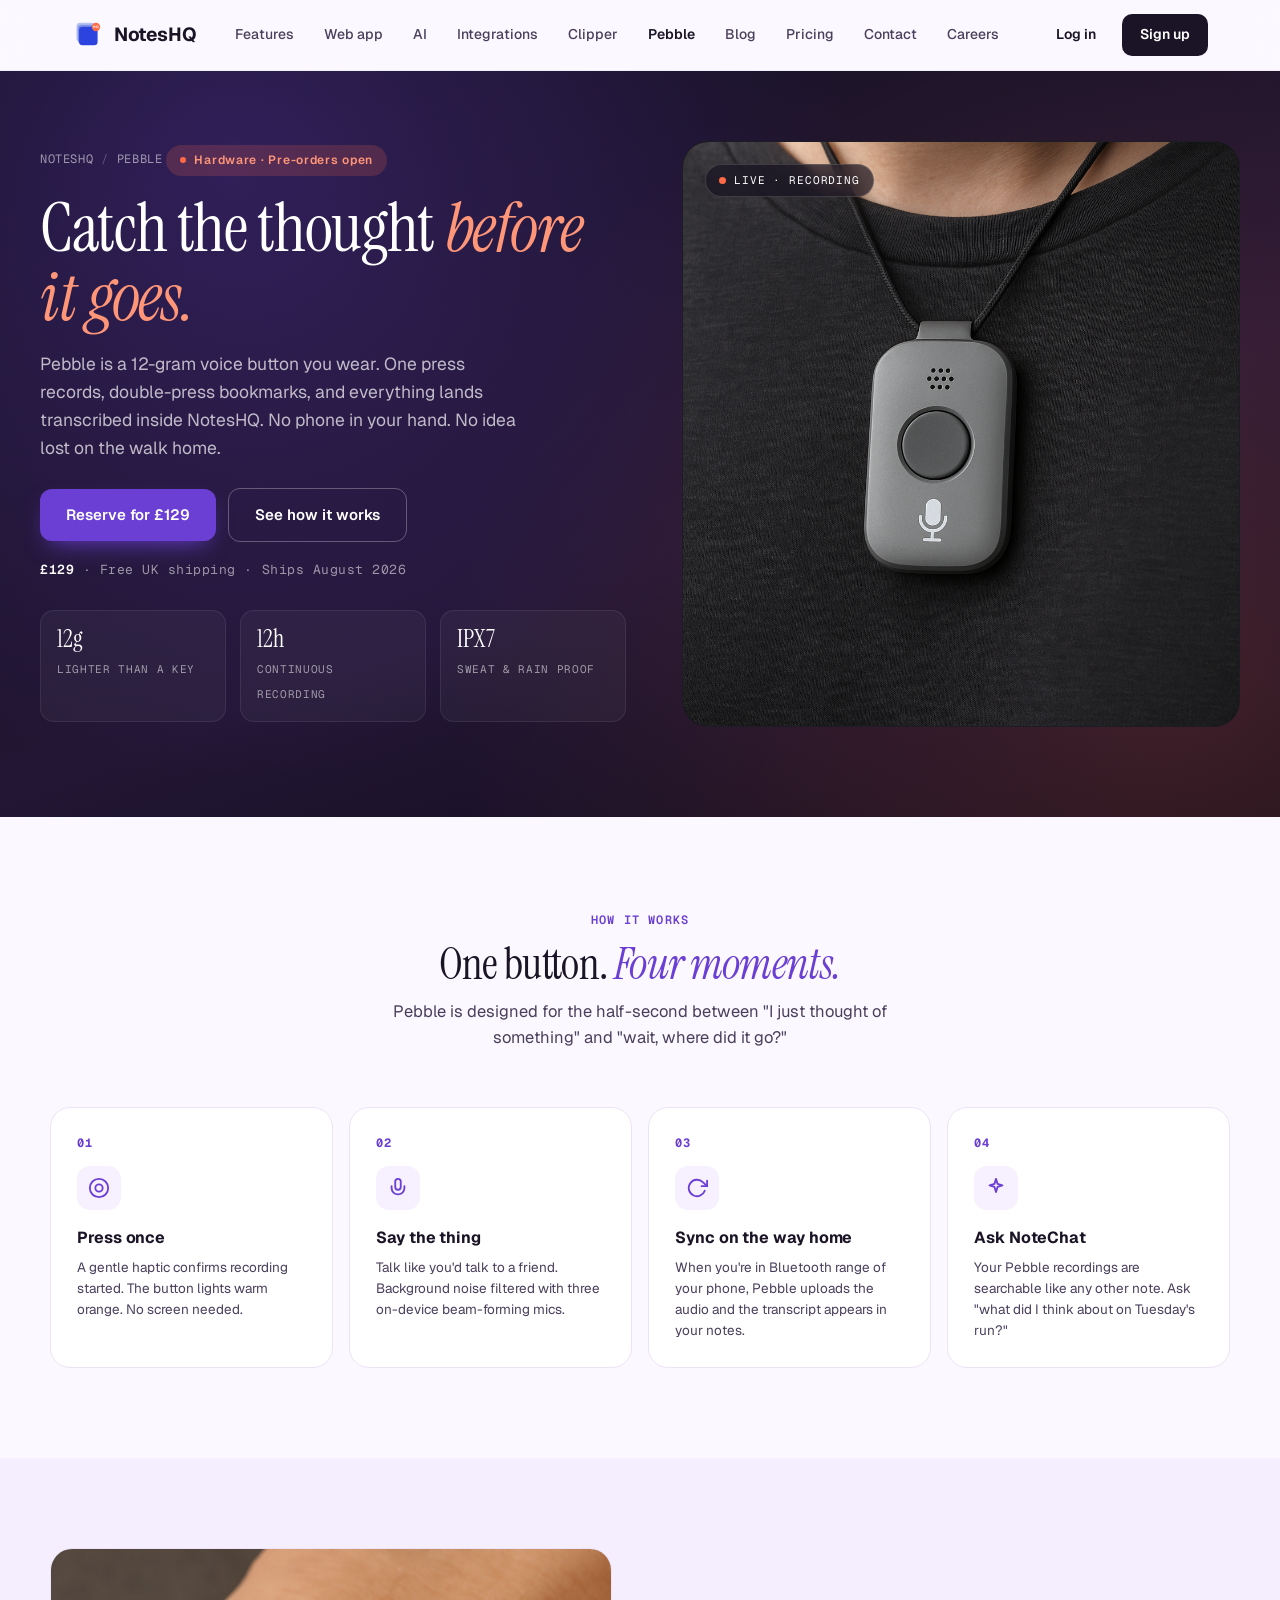
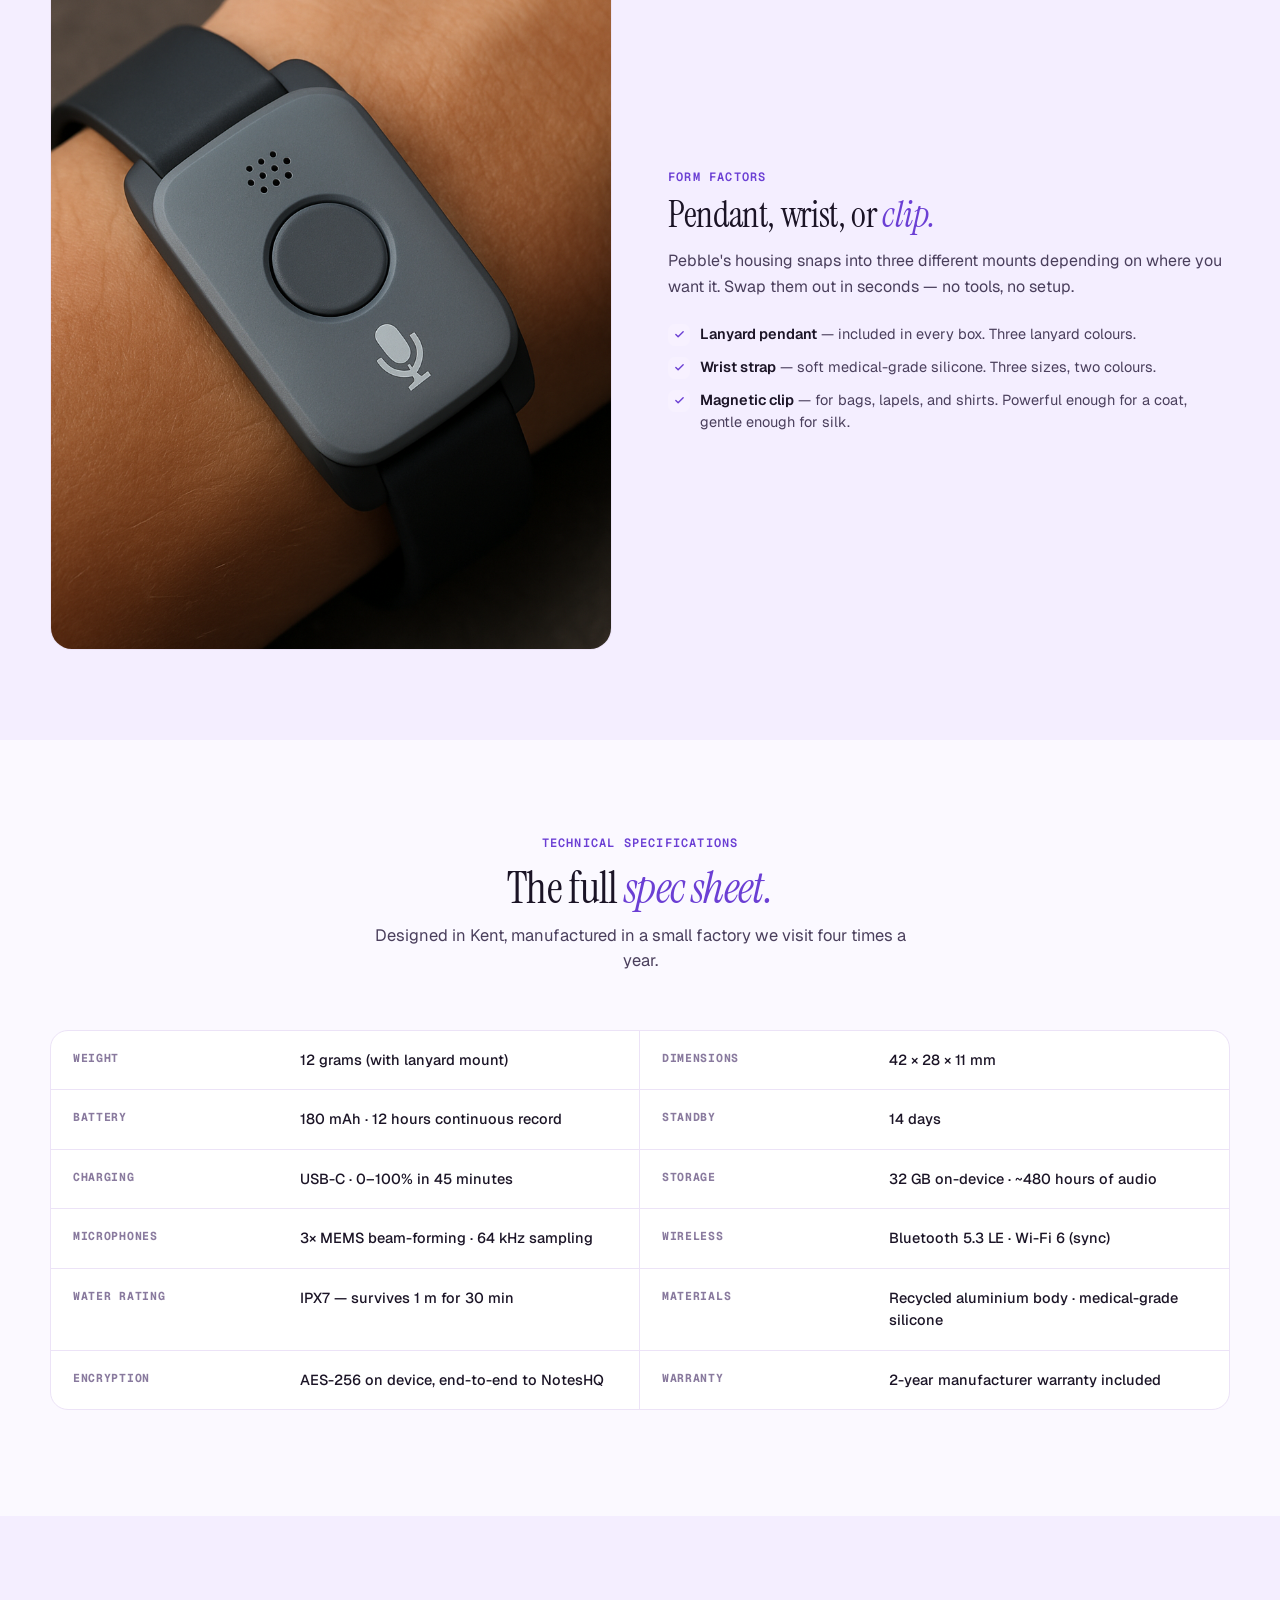
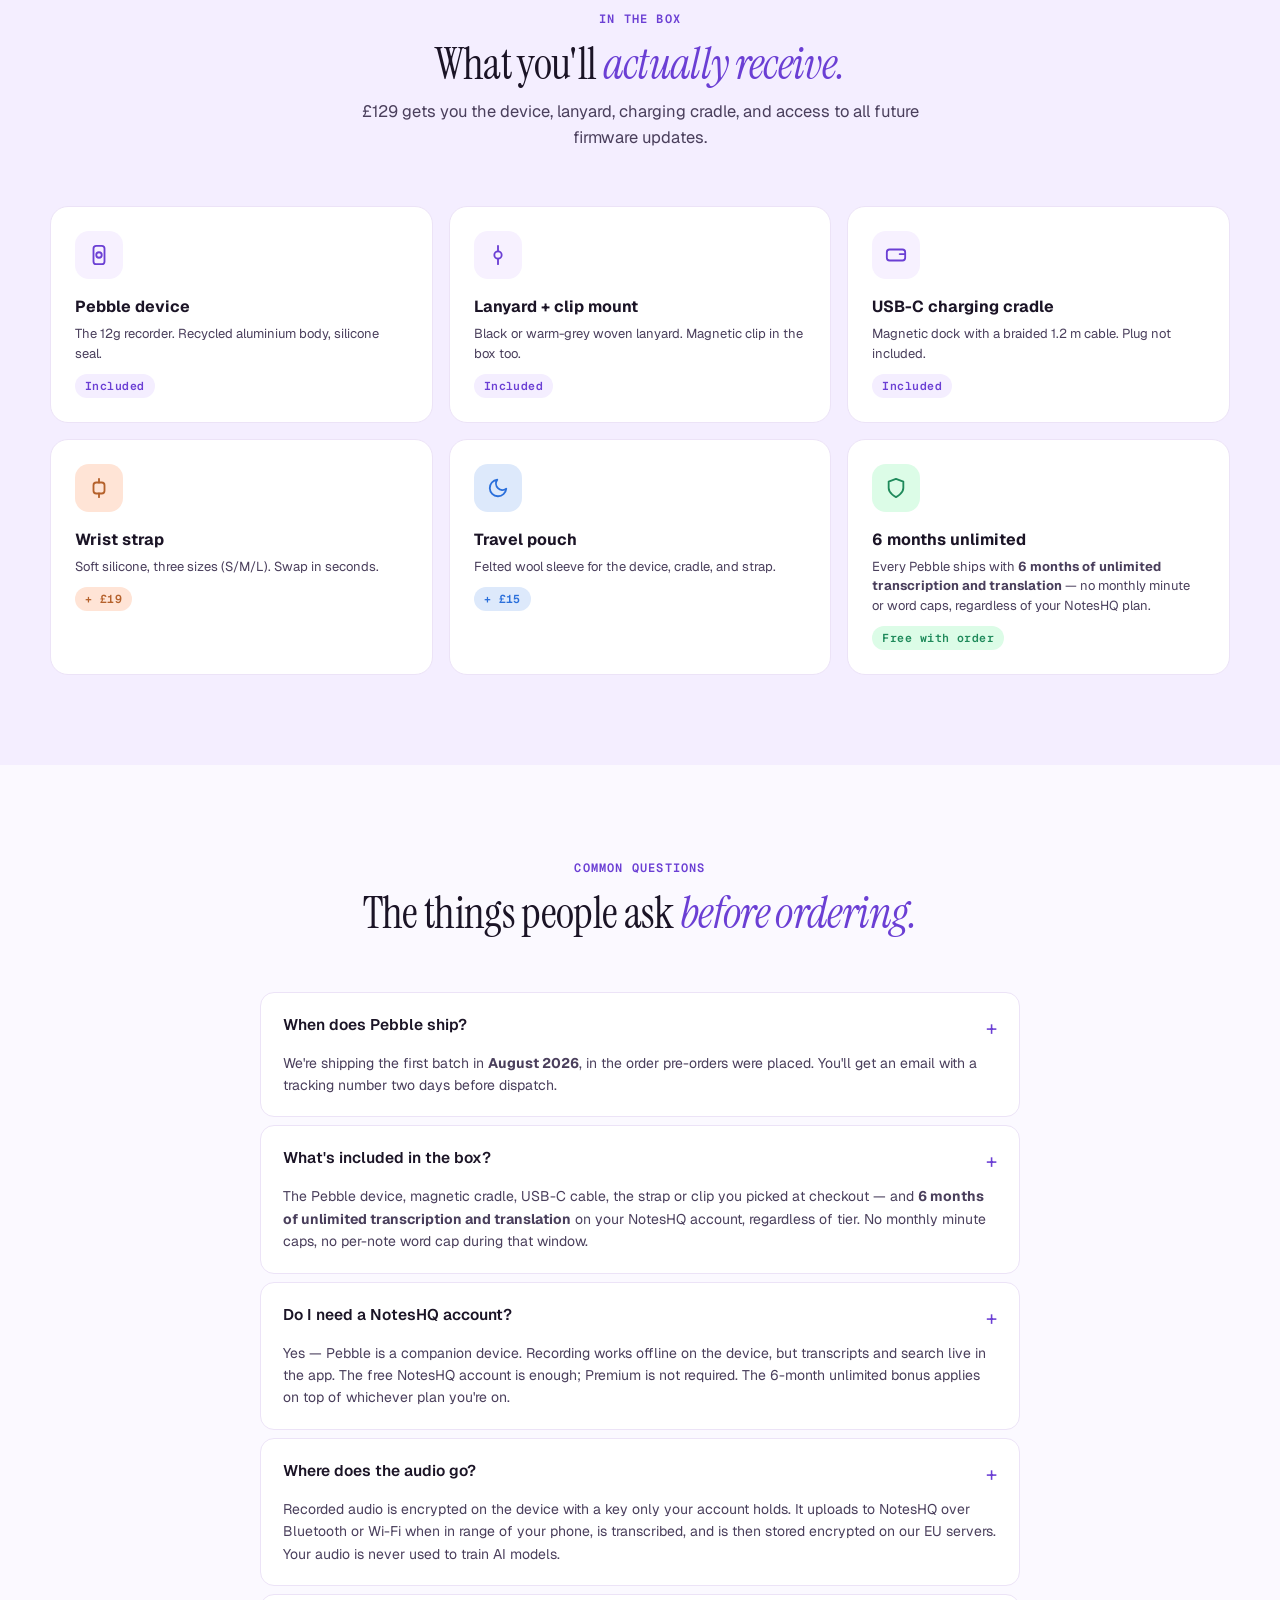
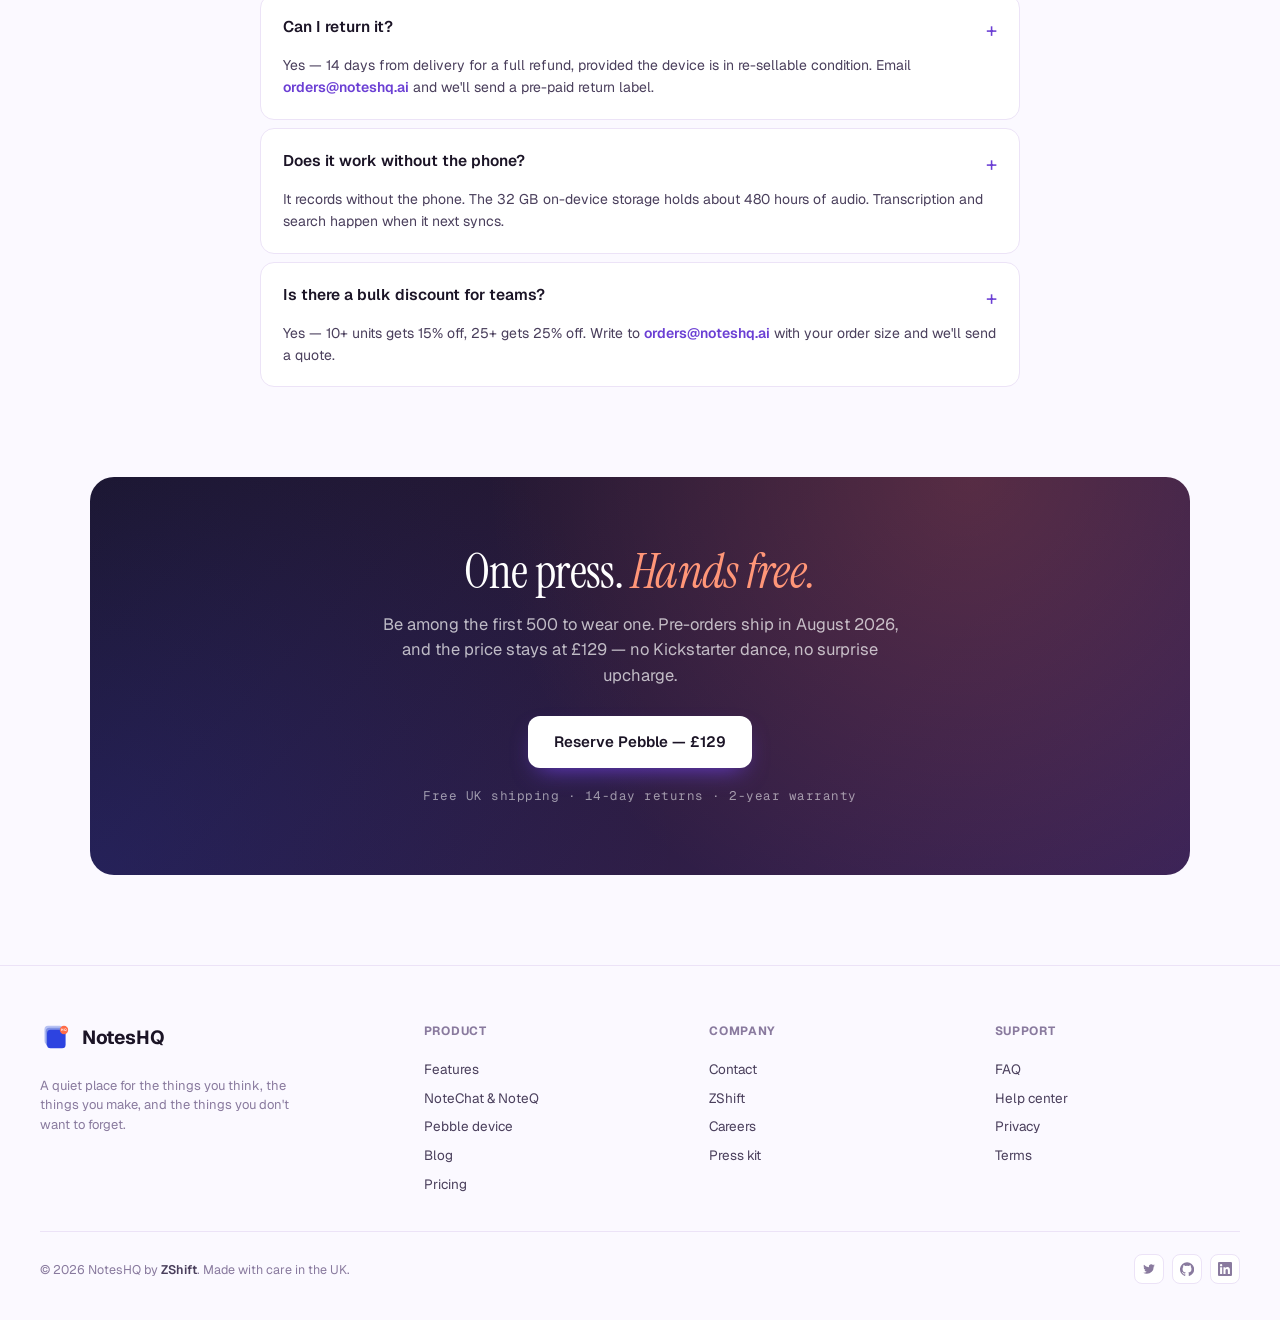
<file: pebble.html>
<!doctype html>
<html lang="en">
<head>
<meta charset="utf-8" />
<meta name="viewport" content="width=device-width, initial-scale=1" />
<title>Pebble — A voice button for your second brain · NotesHQ</title>
<link rel="icon" type="image/svg+xml" href="data:image/svg+xml;utf8,<svg xmlns='http://www.w3.org/2000/svg' viewBox='0 0 100 100'><rect x='14' y='12' width='58' height='58' rx='11' fill='%23B7C2F3'/><rect x='18' y='18' width='58' height='58' rx='11' fill='%238092E5'/><rect x='22' y='24' width='58' height='58' rx='11' fill='%232D43E0'/><circle cx='75' cy='25' r='13' fill='%23FF6B47'/><text x='75' y='30' text-anchor='middle' font-family='system-ui,sans-serif' font-size='11' font-weight='700' fill='white'>HQ</text></svg>" />
<link rel="preconnect" href="https://fonts.googleapis.com">
<link rel="preconnect" href="https://fonts.gstatic.com" crossorigin>
<link href="https://fonts.googleapis.com/css2?family=Geist:wght@400;500;600;700;800&family=Geist+Mono:wght@400;500&family=Instrument+Serif:ital@0;1&display=swap" rel="stylesheet">
<link rel="stylesheet" href="page.css">
<style>
  /* ── Pebble page ── */
  .pb-hero {
    background:
      radial-gradient(circle at 18% 12%, rgba(107,63,212,0.30), transparent 50%),
      radial-gradient(circle at 92% 82%, rgba(255,107,71,0.18), transparent 55%),
      linear-gradient(160deg, #14101F 0%, #221634 60%, #0F0B1A 100%);
    color: white;
    padding: 70px 32px 90px;
    border-bottom: none;
    overflow: hidden;
    position: relative;
  }
  .pb-hero .crumb { color: rgba(255,255,255,0.55); }
  .pb-hero .crumb a:hover { color: white; }
  .pb-hero .crumb .sep { color: rgba(255,255,255,0.25); }
  .pb-hero-inner {
    max-width: 1200px; margin: 0 auto;
    position: relative;
    display: grid;
    grid-template-columns: 1.05fr 1fr;
    gap: 56px;
    align-items: center;
  }
  .pb-eyebrow {
    display: inline-flex; align-items: center; gap: 8px;
    background: rgba(255,107,71,0.18);
    color: #FF9678;
    padding: 6px 14px;
    border-radius: 999px;
    font-size: 12px; font-weight: 600;
    letter-spacing: 0.06em;
    margin-bottom: 18px;
  }
  .pb-eyebrow .dot { width: 6px; height: 6px; border-radius: 50%; background: #FF6B47; }
  .pb-hero h1 {
    margin: 0 0 18px;
    font-family: 'Instrument Serif', serif;
    font-weight: 400;
    font-size: 68px;
    line-height: 1.02;
    letter-spacing: -0.02em;
    color: white;
  }
  .pb-hero h1 em { color: #FF9678; font-style: italic; }
  .pb-hero .lede {
    margin: 0 0 26px;
    color: rgba(255,255,255,0.7);
    font-size: 17.5px;
    line-height: 1.6;
    max-width: 480px;
  }
  .pb-hero-cta { display: inline-flex; gap: 12px; align-items: center; flex-wrap: wrap; }
  .btn.outline-light {
    background: transparent;
    color: white;
    border: 1px solid rgba(255,255,255,0.28);
  }
  .btn.outline-light:hover { background: rgba(255,255,255,0.06); }
  .pb-priceline {
    margin-top: 18px;
    font-family: 'Geist Mono', monospace;
    font-size: 13px;
    color: rgba(255,255,255,0.55);
    letter-spacing: 0.04em;
  }
  .pb-priceline b { color: white; font-weight: 600; }

  .pb-hero-img {
    position: relative;
    border-radius: 26px;
    overflow: hidden;
    background: #0a0810;
    aspect-ratio: 1 / 1.05;
    border: 1px solid rgba(255,255,255,0.08);
  }
  .pb-hero-img img { width: 100%; height: 100%; object-fit: cover; display: block; }
  .pb-hero-stamp {
    position: absolute;
    top: 22px; left: 22px;
    display: inline-flex; align-items: center; gap: 8px;
    background: rgba(20,16,31,0.65);
    backdrop-filter: blur(10px);
    -webkit-backdrop-filter: blur(10px);
    border: 1px solid rgba(255,255,255,0.14);
    padding: 7px 13px;
    border-radius: 999px;
    font-size: 11px;
    font-family: 'Geist Mono', monospace;
    letter-spacing: 0.08em;
    text-transform: uppercase;
    color: white;
  }
  .pb-hero-stamp .pulse {
    width: 7px; height: 7px; border-radius: 50%;
    background: #FF6B47;
    animation: pbPulse 2s ease-out infinite;
  }
  @keyframes pbPulse {
    0% { box-shadow: 0 0 0 0 rgba(255,107,71,0.6); }
    70% { box-shadow: 0 0 0 10px rgba(255,107,71,0); }
    100% { box-shadow: 0 0 0 0 rgba(255,107,71,0); }
  }
  .pb-hero-meta {
    margin-top: 30px;
    display: grid;
    grid-template-columns: repeat(3, 1fr);
    gap: 14px;
  }
  .pb-meta-tile {
    background: rgba(255,255,255,0.04);
    border: 1px solid rgba(255,255,255,0.08);
    border-radius: 14px;
    padding: 16px;
  }
  .pb-meta-tile strong {
    display: block;
    font-family: 'Instrument Serif', serif;
    font-size: 24px;
    font-weight: 400;
    line-height: 1;
    margin-bottom: 5px;
  }
  .pb-meta-tile span {
    font-size: 11px;
    color: rgba(255,255,255,0.55);
    font-family: 'Geist Mono', monospace;
    letter-spacing: 0.06em;
    text-transform: uppercase;
  }

  /* generic section style */
  .pb-section { padding: 90px 32px; }
  .pb-section .pb-inner { max-width: 1180px; margin: 0 auto; }
  .pb-section-head { text-align: center; margin-bottom: 56px; }
  .pb-section-eyebrow {
    color: var(--purple);
    font-family: 'Geist Mono', monospace;
    font-size: 12px;
    letter-spacing: 0.1em;
    text-transform: uppercase;
    font-weight: 600;
    margin-bottom: 12px;
    display: inline-block;
  }
  .pb-section-head h2 {
    margin: 0 auto 12px;
    font-family: 'Instrument Serif', serif;
    font-weight: 400;
    font-size: 44px;
    line-height: 1.05;
    letter-spacing: -0.015em;
    max-width: 720px;
  }
  .pb-section-head h2 em { color: var(--purple); font-style: italic; }
  .pb-section-head p {
    margin: 0 auto;
    color: var(--ink-2);
    font-size: 16.5px;
    max-width: 560px;
    line-height: 1.55;
  }

  /* "what it does" — 4 column step */
  .pb-steps {
    display: grid;
    grid-template-columns: repeat(4, 1fr);
    gap: 16px;
  }
  .pb-step {
    background: var(--card);
    border: 1px solid var(--line);
    border-radius: 20px;
    padding: 26px;
  }
  .pb-step .num {
    font-family: 'Geist Mono', monospace;
    font-size: 12px;
    color: var(--purple);
    font-weight: 700;
    letter-spacing: 0.08em;
    margin-bottom: 14px;
  }
  .pb-step .ic {
    width: 44px; height: 44px;
    border-radius: 13px;
    background: var(--purple-tint);
    color: var(--purple);
    display: inline-flex; align-items: center; justify-content: center;
    margin-bottom: 16px;
  }
  .pb-step h3 { margin: 0 0 6px; font-size: 16px; font-weight: 700; letter-spacing: -0.005em; }
  .pb-step p { margin: 0; color: var(--ink-2); font-size: 13.5px; line-height: 1.55; }

  /* showcase split */
  .pb-split { background: var(--bg-2); }
  .pb-split-grid {
    display: grid;
    grid-template-columns: 1fr 1fr;
    gap: 56px;
    align-items: center;
  }
  .pb-split-art {
    border-radius: 22px;
    overflow: hidden;
    background: #0a0810;
    aspect-ratio: 4 / 5;
    border: 1px solid var(--line);
  }
  .pb-split-art img { width: 100%; height: 100%; object-fit: cover; display: block; }
  .pb-split-text h3 {
    margin: 0 0 14px;
    font-family: 'Instrument Serif', serif;
    font-weight: 400;
    font-size: 36px;
    line-height: 1.1;
    letter-spacing: -0.01em;
  }
  .pb-split-text h3 em { color: var(--purple); font-style: italic; }
  .pb-split-text p {
    margin: 0 0 22px;
    color: var(--ink-2);
    font-size: 16px;
    line-height: 1.65;
  }
  .pb-bullets { display: flex; flex-direction: column; gap: 10px; }
  .pb-bullet { display: flex; align-items: flex-start; gap: 10px; font-size: 14.5px; color: var(--ink-2); }
  .pb-bullet .mark {
    width: 22px; height: 22px;
    border-radius: 7px;
    background: var(--purple-tint);
    color: var(--purple);
    display: inline-flex; align-items: center; justify-content: center;
    flex-shrink: 0; margin-top: 1px;
  }
  .pb-bullet strong { color: var(--ink); font-weight: 600; }

  /* specs table */
  .pb-specs {
    display: grid;
    grid-template-columns: 1fr 1fr;
    background: var(--card);
    border: 1px solid var(--line);
    border-radius: 18px;
    overflow: hidden;
  }
  .pb-spec-row {
    display: grid;
    grid-template-columns: 1fr 1.4fr;
    padding: 18px 22px;
    border-bottom: 1px solid var(--line);
    border-right: 1px solid var(--line);
  }
  .pb-spec-row:nth-child(2n) { border-right: none; }
  .pb-spec-row:nth-last-child(-n+2) { border-bottom: none; }
  .pb-spec-row dt {
    font-family: 'Geist Mono', monospace;
    font-size: 11.5px;
    letter-spacing: 0.06em;
    text-transform: uppercase;
    color: var(--ink-3);
    font-weight: 700;
  }
  .pb-spec-row dd {
    margin: 0;
    font-size: 14.5px;
    color: var(--ink);
    font-weight: 500;
  }

  /* in the box + form factors */
  .pb-box {
    display: grid;
    grid-template-columns: 1fr 1fr 1fr;
    gap: 16px;
    margin-top: 28px;
  }
  .pb-box-card {
    background: var(--card);
    border: 1px solid var(--line);
    border-radius: 18px;
    padding: 24px;
  }
  .pb-box-card .glyph {
    width: 48px; height: 48px;
    background: var(--purple-tint);
    color: var(--purple);
    border-radius: 14px;
    display: inline-flex; align-items: center; justify-content: center;
    margin-bottom: 16px;
  }
  .pb-box-card h4 { margin: 0 0 4px; font-size: 16px; font-weight: 700; }
  .pb-box-card p { margin: 0 0 10px; font-size: 13px; color: var(--ink-2); line-height: 1.5; }
  .pb-box-card .price {
    display: inline-flex;
    background: var(--bg-2);
    color: var(--purple);
    padding: 3px 10px;
    border-radius: 999px;
    font-family: 'Geist Mono', monospace;
    font-size: 11.5px;
    font-weight: 600;
    letter-spacing: 0.04em;
  }

  /* faq */
  .pb-faq { max-width: 760px; margin: 0 auto; display: flex; flex-direction: column; gap: 8px; }
  .pb-faq-item {
    background: var(--card);
    border: 1px solid var(--line);
    border-radius: 14px;
    padding: 20px 22px;
  }
  .pb-faq-item h4 {
    margin: 0 0 8px;
    font-size: 15.5px;
    font-weight: 600;
    display: flex; justify-content: space-between;
    gap: 12px;
  }
  .pb-faq-item h4 .plus { color: var(--purple); font-weight: 400; font-size: 20px; }
  .pb-faq-item p { margin: 0; font-size: 14px; color: var(--ink-2); line-height: 1.6; }

  /* final cta */
  .pb-final {
    background:
      radial-gradient(circle at 80% 0%, rgba(255, 107, 71, 0.20), transparent 50%),
      radial-gradient(circle at 0% 100%, rgba(45, 67, 224, 0.22), transparent 50%),
      linear-gradient(135deg, #1B1426 0%, #3A2358 100%);
    color: white;
    border-radius: 24px;
    padding: 70px 40px;
    max-width: 1100px;
    margin: 0 auto;
    text-align: center;
  }
  .pb-final h2 {
    font-family: 'Instrument Serif', serif;
    font-size: 48px;
    font-weight: 400;
    line-height: 1.05;
    margin: 0 0 14px;
    letter-spacing: -0.015em;
  }
  .pb-final h2 em { color: #FF9678; font-style: italic; }
  .pb-final p {
    color: rgba(255,255,255,0.7);
    font-size: 16.5px;
    margin: 0 auto 28px;
    max-width: 520px;
    line-height: 1.55;
  }
  .pb-final .btn.white {
    background: white;
    color: var(--ink);
    box-shadow: 0 20px 50px -10px rgba(0,0,0,0.3);
  }
  .pb-final-foot {
    margin-top: 18px;
    font-size: 12.5px;
    color: rgba(255,255,255,0.55);
    font-family: 'Geist Mono', monospace;
    letter-spacing: 0.04em;
  }

  @media (max-width: 960px) {
    .pb-hero { padding: 50px 22px 70px; }
    .pb-hero h1 { font-size: 42px; }
    .pb-hero-inner { grid-template-columns: 1fr; gap: 32px; }
    .pb-section { padding: 60px 22px; }
    .pb-section-head h2 { font-size: 32px; }
    .pb-steps, .pb-specs, .pb-box, .pb-split-grid { grid-template-columns: 1fr; }
    .pb-specs .pb-spec-row { border-right: none; }
    .pb-final { padding: 50px 24px; border-radius: 18px; }
    .pb-final h2 { font-size: 32px; }
  }
</style>
</head>
<body>

<div class="nav-wrap">
  <nav class="nav">
    <a class="brand" href="index.html">
      <svg width="32" height="32" viewBox="0 0 100 100">
        <rect x="14" y="12" width="58" height="58" rx="11" fill="#B7C2F3"/>
        <rect x="18" y="18" width="58" height="58" rx="11" fill="#8092E5"/>
        <rect x="22" y="24" width="58" height="58" rx="11" fill="#2D43E0"/>
        <circle cx="75" cy="25" r="13" fill="#FF6B47"/>
        <text x="75" y="29.5" text-anchor="middle" font-family="Geist, system-ui, sans-serif" font-size="11" font-weight="700" fill="white">HQ</text>
      </svg>
      <span class="brand-word">NotesHQ</span>
    </a>
    <div class="nav-links">
      <a href="index.html#features">Features</a>
      <a href="index.html#web">Web app</a>
      <a href="index.html#ai">AI</a>
      <a href="index.html#integrations">Integrations</a>
      <a href="index.html#clipper">Clipper</a>
      <a href="pebble.html" style="color: var(--ink); font-weight: 600;">Pebble</a>
      <a href="https://blog.noteshq.ai" target="_blank" rel="noopener">Blog</a>
      <a href="pricing.html">Pricing</a>
      <a href="index.html#contact">Contact</a>
      <a href="careers.html">Careers</a>
    </div>
    <div class="nav-cta">
      <a class="btn ghost"  href="https://app.noteshq.ai/login" target="_blank" rel="noopener">Log in</a>
      <a class="btn primary"  href="https://app.noteshq.ai/signup" target="_blank" rel="noopener">Sign up</a>
    </div>
  </nav>
</div>

<!-- ── Hero ── -->
<section class="pb-hero">
  <div class="pb-hero-inner">
    <div>
      <div class="crumb">
        <a href="index.html">NotesHQ</a>
        <span class="sep">/</span>
        <span>Pebble</span>
      </div>

      <span class="pb-eyebrow">
        <span class="dot"></span>
        Hardware · Pre-orders open
      </span>
      <h1>Catch the thought <em>before it goes.</em></h1>
      <p class="lede">Pebble is a 12-gram voice button you wear. One press records, double-press bookmarks, and everything lands transcribed inside NotesHQ. No phone in your hand. No idea lost on the walk home.</p>
      <div class="pb-hero-cta">
        <a class="btn purple big" href="index.html?topic=pebble#contact">Reserve for £129</a>
        <a class="btn outline-light big" href="#how">See how it works</a>
      </div>
      <div class="pb-priceline"><b>£129</b> · Free UK shipping · Ships August 2026</div>

      <div class="pb-hero-meta">
        <div class="pb-meta-tile">
          <strong>12g</strong>
          <span>Lighter than a key</span>
        </div>
        <div class="pb-meta-tile">
          <strong>12h</strong>
          <span>Continuous recording</span>
        </div>
        <div class="pb-meta-tile">
          <strong>IPX7</strong>
          <span>Sweat &amp; rain proof</span>
        </div>
      </div>
    </div>

    <div class="pb-hero-img">
      <img src="assets/device-pendant.png" alt="NotesHQ Pebble worn as a pendant" />
      <span class="pb-hero-stamp">
        <span class="pulse"></span>
        Live · Recording
      </span>
    </div>
  </div>
</section>

<!-- ── How it works ── -->
<section class="pb-section" id="how">
  <div class="pb-inner">
    <div class="pb-section-head">
      <span class="pb-section-eyebrow">How it works</span>
      <h2>One button. <em>Four moments.</em></h2>
      <p>Pebble is designed for the half-second between "I just thought of something" and "wait, where did it go?"</p>
    </div>

    <div class="pb-steps">
      <div class="pb-step">
        <div class="num">01</div>
        <span class="ic">
          <svg width="22" height="22" viewBox="0 0 24 24" fill="none" stroke="currentColor" stroke-width="2" stroke-linecap="round" stroke-linejoin="round"><circle cx="12" cy="12" r="4"/><circle cx="12" cy="12" r="10"/></svg>
        </span>
        <h3>Press once</h3>
        <p>A gentle haptic confirms recording started. The button lights warm orange. No screen needed.</p>
      </div>
      <div class="pb-step">
        <div class="num">02</div>
        <span class="ic">
          <svg width="22" height="22" viewBox="0 0 24 24" fill="none" stroke="currentColor" stroke-width="2" stroke-linecap="round" stroke-linejoin="round"><rect x="9" y="2" width="6" height="12" rx="3"/><path d="M5 10v2a7 7 0 0 0 14 0v-2"/></svg>
        </span>
        <h3>Say the thing</h3>
        <p>Talk like you'd talk to a friend. Background noise filtered with three on-device beam-forming mics.</p>
      </div>
      <div class="pb-step">
        <div class="num">03</div>
        <span class="ic">
          <svg width="22" height="22" viewBox="0 0 24 24" fill="none" stroke="currentColor" stroke-width="2" stroke-linecap="round" stroke-linejoin="round"><polyline points="23 4 23 10 17 10"/><path d="M20.49 15a9 9 0 1 1-2.12-9.36L23 10"/></svg>
        </span>
        <h3>Sync on the way home</h3>
        <p>When you're in Bluetooth range of your phone, Pebble uploads the audio and the transcript appears in your notes.</p>
      </div>
      <div class="pb-step">
        <div class="num">04</div>
        <span class="ic">
          <svg width="22" height="22" viewBox="0 0 24 24" fill="none" stroke="currentColor" stroke-width="2" stroke-linecap="round" stroke-linejoin="round"><path d="M12 2l1.7 5.5L19 9.2l-5.3 1.7L12 16.4l-1.7-5.5L5 9.2l5.3-1.7z"/></svg>
        </span>
        <h3>Ask NoteChat</h3>
        <p>Your Pebble recordings are searchable like any other note. Ask "what did I think about on Tuesday's run?"</p>
      </div>
    </div>
  </div>
</section>

<!-- ── Wear it your way ── -->
<section class="pb-section pb-split">
  <div class="pb-inner">
    <div class="pb-split-grid">
      <div class="pb-split-art">
        <img src="assets/device-wrist.png" alt="Pebble worn on the wrist with the silicone strap" />
      </div>
      <div class="pb-split-text">
        <span class="pb-section-eyebrow" style="margin-bottom: 8px;">Form factors</span>
        <h3>Pendant, wrist, or <em>clip.</em></h3>
        <p>Pebble's housing snaps into three different mounts depending on where you want it. Swap them out in seconds — no tools, no setup.</p>
        <div class="pb-bullets">
          <div class="pb-bullet">
            <span class="mark"><svg width="11" height="11" viewBox="0 0 24 24" fill="none" stroke="currentColor" stroke-width="3" stroke-linecap="round" stroke-linejoin="round"><polyline points="20 6 9 17 4 12"/></svg></span>
            <span><strong>Lanyard pendant</strong> — included in every box. Three lanyard colours.</span>
          </div>
          <div class="pb-bullet">
            <span class="mark"><svg width="11" height="11" viewBox="0 0 24 24" fill="none" stroke="currentColor" stroke-width="3" stroke-linecap="round" stroke-linejoin="round"><polyline points="20 6 9 17 4 12"/></svg></span>
            <span><strong>Wrist strap</strong> — soft medical-grade silicone. Three sizes, two colours.</span>
          </div>
          <div class="pb-bullet">
            <span class="mark"><svg width="11" height="11" viewBox="0 0 24 24" fill="none" stroke="currentColor" stroke-width="3" stroke-linecap="round" stroke-linejoin="round"><polyline points="20 6 9 17 4 12"/></svg></span>
            <span><strong>Magnetic clip</strong> — for bags, lapels, and shirts. Powerful enough for a coat, gentle enough for silk.</span>
          </div>
        </div>
      </div>
    </div>
  </div>
</section>

<!-- ── Specs ── -->
<section class="pb-section">
  <div class="pb-inner">
    <div class="pb-section-head">
      <span class="pb-section-eyebrow">Technical specifications</span>
      <h2>The full <em>spec sheet.</em></h2>
      <p>Designed in Kent, manufactured in a small factory we visit four times a year.</p>
    </div>

    <dl class="pb-specs">
      <div class="pb-spec-row"><dt>Weight</dt><dd>12 grams (with lanyard mount)</dd></div>
      <div class="pb-spec-row"><dt>Dimensions</dt><dd>42 × 28 × 11 mm</dd></div>
      <div class="pb-spec-row"><dt>Battery</dt><dd>180 mAh · 12 hours continuous record</dd></div>
      <div class="pb-spec-row"><dt>Standby</dt><dd>14 days</dd></div>
      <div class="pb-spec-row"><dt>Charging</dt><dd>USB-C · 0–100% in 45 minutes</dd></div>
      <div class="pb-spec-row"><dt>Storage</dt><dd>32 GB on-device · ~480 hours of audio</dd></div>
      <div class="pb-spec-row"><dt>Microphones</dt><dd>3× MEMS beam-forming · 64 kHz sampling</dd></div>
      <div class="pb-spec-row"><dt>Wireless</dt><dd>Bluetooth 5.3 LE · Wi-Fi 6 (sync)</dd></div>
      <div class="pb-spec-row"><dt>Water rating</dt><dd>IPX7 — survives 1 m for 30 min</dd></div>
      <div class="pb-spec-row"><dt>Materials</dt><dd>Recycled aluminium body · medical-grade silicone</dd></div>
      <div class="pb-spec-row"><dt>Encryption</dt><dd>AES-256 on device, end-to-end to NotesHQ</dd></div>
      <div class="pb-spec-row"><dt>Warranty</dt><dd>2-year manufacturer warranty included</dd></div>
    </dl>
  </div>
</section>

<!-- ── In the box ── -->
<section class="pb-section pb-split">
  <div class="pb-inner">
    <div class="pb-section-head">
      <span class="pb-section-eyebrow">In the box</span>
      <h2>What you'll <em>actually receive.</em></h2>
      <p>£129 gets you the device, lanyard, charging cradle, and access to all future firmware updates.</p>
    </div>

    <div class="pb-box">
      <div class="pb-box-card">
        <span class="glyph">
          <svg width="22" height="22" viewBox="0 0 24 24" fill="none" stroke="currentColor" stroke-width="2" stroke-linecap="round" stroke-linejoin="round"><rect x="6" y="2" width="12" height="20" rx="3"/><circle cx="12" cy="12" r="3"/></svg>
        </span>
        <h4>Pebble device</h4>
        <p>The 12g recorder. Recycled aluminium body, silicone seal.</p>
        <span class="price">Included</span>
      </div>
      <div class="pb-box-card">
        <span class="glyph">
          <svg width="22" height="22" viewBox="0 0 24 24" fill="none" stroke="currentColor" stroke-width="2" stroke-linecap="round" stroke-linejoin="round"><circle cx="12" cy="12" r="4"/><path d="M12 8V2M12 22v-6"/></svg>
        </span>
        <h4>Lanyard + clip mount</h4>
        <p>Black or warm-grey woven lanyard. Magnetic clip in the box too.</p>
        <span class="price">Included</span>
      </div>
      <div class="pb-box-card">
        <span class="glyph">
          <svg width="22" height="22" viewBox="0 0 24 24" fill="none" stroke="currentColor" stroke-width="2" stroke-linecap="round" stroke-linejoin="round"><rect x="2" y="6" width="20" height="12" rx="3"/><path d="M22 11h-6"/></svg>
        </span>
        <h4>USB-C charging cradle</h4>
        <p>Magnetic dock with a braided 1.2 m cable. Plug not included.</p>
        <span class="price">Included</span>
      </div>
      <div class="pb-box-card">
        <span class="glyph" style="background: #FFE4D6; color: #B5612B;">
          <svg width="22" height="22" viewBox="0 0 24 24" fill="none" stroke="currentColor" stroke-width="2" stroke-linecap="round" stroke-linejoin="round"><rect x="6" y="6" width="12" height="12" rx="3"/><path d="M12 6V2M12 22v-4"/></svg>
        </span>
        <h4>Wrist strap</h4>
        <p>Soft silicone, three sizes (S/M/L). Swap in seconds.</p>
        <span class="price" style="background: #FFE4D6; color: #B5612B;">+ £19</span>
      </div>
      <div class="pb-box-card">
        <span class="glyph" style="background: #DDE9FB; color: #2A6FDB;">
          <svg width="22" height="22" viewBox="0 0 24 24" fill="none" stroke="currentColor" stroke-width="2" stroke-linecap="round" stroke-linejoin="round"><path d="M21 12.79A9 9 0 1 1 11.21 3 7 7 0 0 0 21 12.79z"/></svg>
        </span>
        <h4>Travel pouch</h4>
        <p>Felted wool sleeve for the device, cradle, and strap.</p>
        <span class="price" style="background: #DDE9FB; color: #2A6FDB;">+ £15</span>
      </div>
      <div class="pb-box-card">
        <span class="glyph" style="background: #DCFCE7; color: #1F8A5B;">
          <svg width="22" height="22" viewBox="0 0 24 24" fill="none" stroke="currentColor" stroke-width="2" stroke-linecap="round" stroke-linejoin="round"><path d="M12 22s8-4 8-10V5l-8-3-8 3v7c0 6 8 10 8 10z"/></svg>
        </span>
        <h4>6 months unlimited</h4>
        <p>Every Pebble ships with <strong>6 months of unlimited transcription and translation</strong> — no monthly minute or word caps, regardless of your NotesHQ plan.</p>
        <span class="price" style="background: #DCFCE7; color: #1F8A5B;">Free with order</span>
      </div>
    </div>
  </div>
</section>

<!-- ── FAQ ── -->
<section class="pb-section">
  <div class="pb-inner">
    <div class="pb-section-head">
      <span class="pb-section-eyebrow">Common questions</span>
      <h2>The things people ask <em>before ordering.</em></h2>
    </div>

    <div class="pb-faq">
      <div class="pb-faq-item">
        <h4>When does Pebble ship? <span class="plus">+</span></h4>
        <p>We're shipping the first batch in <strong>August 2026</strong>, in the order pre-orders were placed. You'll get an email with a tracking number two days before dispatch.</p>
      </div>
      <div class="pb-faq-item">
        <h4>What's included in the box? <span class="plus">+</span></h4>
        <p>The Pebble device, magnetic cradle, USB-C cable, the strap or clip you picked at checkout — and <strong>6 months of unlimited transcription and translation</strong> on your NotesHQ account, regardless of tier. No monthly minute caps, no per-note word cap during that window.</p>
      </div>
      <div class="pb-faq-item">
        <h4>Do I need a NotesHQ account? <span class="plus">+</span></h4>
        <p>Yes — Pebble is a companion device. Recording works offline on the device, but transcripts and search live in the app. The free NotesHQ account is enough; Premium is not required. The 6-month unlimited bonus applies on top of whichever plan you're on.</p>
      </div>
      <div class="pb-faq-item">
        <h4>Where does the audio go? <span class="plus">+</span></h4>
        <p>Recorded audio is encrypted on the device with a key only your account holds. It uploads to NotesHQ over Bluetooth or Wi-Fi when in range of your phone, is transcribed, and is then stored encrypted on our EU servers. Your audio is never used to train AI models.</p>
      </div>
      <div class="pb-faq-item">
        <h4>Can I return it? <span class="plus">+</span></h4>
        <p>Yes — 14 days from delivery for a full refund, provided the device is in re-sellable condition. Email <a href="mailto:orders@noteshq.ai" style="color: var(--purple); font-weight: 600;">orders@noteshq.ai</a> and we'll send a pre-paid return label.</p>
      </div>
      <div class="pb-faq-item">
        <h4>Does it work without the phone? <span class="plus">+</span></h4>
        <p>It records without the phone. The 32 GB on-device storage holds about 480 hours of audio. Transcription and search happen when it next syncs.</p>
      </div>
      <div class="pb-faq-item">
        <h4>Is there a bulk discount for teams? <span class="plus">+</span></h4>
        <p>Yes — 10+ units gets 15% off, 25+ gets 25% off. Write to <a href="mailto:orders@noteshq.ai" style="color: var(--purple); font-weight: 600;">orders@noteshq.ai</a> with your order size and we'll send a quote.</p>
      </div>
    </div>
  </div>
</section>

<!-- ── Final CTA ── -->
<section class="pb-section" style="padding-top: 0;">
  <div class="pb-final">
    <h2>One press. <em>Hands free.</em></h2>
    <p>Be among the first 500 to wear one. Pre-orders ship in August 2026, and the price stays at £129 — no Kickstarter dance, no surprise upcharge.</p>
    <a class="btn purple big" style="background: white; color: var(--ink);" href="index.html?topic=pebble#contact">Reserve Pebble — £129</a>
    <div class="pb-final-foot">Free UK shipping · 14-day returns · 2-year warranty</div>
  </div>
</section>

<footer>
  <div class="footer-inner">
    <div class="footer-brand">
      <a class="brand" href="index.html">
        <svg width="32" height="32" viewBox="0 0 100 100">
          <rect x="14" y="12" width="58" height="58" rx="11" fill="#B7C2F3"/>
          <rect x="18" y="18" width="58" height="58" rx="11" fill="#8092E5"/>
          <rect x="22" y="24" width="58" height="58" rx="11" fill="#2D43E0"/>
          <circle cx="75" cy="25" r="13" fill="#FF6B47"/>
          <text x="75" y="29.5" text-anchor="middle" font-family="Geist, system-ui, sans-serif" font-size="11" font-weight="700" fill="white">HQ</text>
        </svg>
        <span class="brand-word">NotesHQ</span>
      </a>
      <p>A quiet place for the things you think, the things you make, and the things you don't want to forget.</p>
    </div>
    <div class="footer-col">
      <h5>Product</h5>
      <a href="index.html#features">Features</a>
      <a href="index.html#ai">NoteChat &amp; NoteQ</a>
      <a href="pebble.html">Pebble device</a>
      <a href="https://blog.noteshq.ai" target="_blank" rel="noopener">Blog</a>
      <a href="pricing.html">Pricing</a>
    </div>
    <div class="footer-col">
      <h5>Company</h5>
      <a href="index.html#contact">Contact</a>
      <a href="https://zshift.io">ZShift</a>
      <a href="#">Careers</a>
      <a href="#">Press kit</a>
    </div>
    <div class="footer-col">
      <h5>Support</h5>
      <a href="index.html#faq">FAQ</a>
      <a href="helpcenter.html">Help center</a>
      <a href="privacy.html">Privacy</a>
      <a href="terms.html">Terms</a>
    </div>
  </div>
  <div class="footer-bottom">
    <span>© 2026 NotesHQ by <a href="https://zshift.io" style="color: var(--ink-2); font-weight: 600;">ZShift</a>. Made with care in the UK.</span>
    <div class="socials">
      <a href="#" aria-label="Twitter"><svg width="14" height="14" viewBox="0 0 24 24" fill="currentColor"><path d="M22 5.8a8.49 8.49 0 0 1-2.36.64 4.13 4.13 0 0 0 1.81-2.27 8.21 8.21 0 0 1-2.61 1 4.1 4.1 0 0 0-7 3.74 11.64 11.64 0 0 1-8.45-4.29 4.16 4.16 0 0 0-.55 2.07 4.09 4.09 0 0 0 1.82 3.41 4.05 4.05 0 0 1-1.86-.51v.05a4.1 4.1 0 0 0 3.3 4 3.93 3.93 0 0 1-1.85.07 4.11 4.11 0 0 0 3.83 2.84A8.22 8.22 0 0 1 2 18.34a11.59 11.59 0 0 0 6.29 1.85A11.59 11.59 0 0 0 20 8.45v-.53A8.43 8.43 0 0 0 22 5.8z"/></svg></a>
      <a href="#" aria-label="GitHub"><svg width="14" height="14" viewBox="0 0 24 24" fill="currentColor"><path d="M12 .5a12 12 0 0 0-3.79 23.4c.6.1.83-.26.83-.58v-2.17c-3.34.73-4-1.43-4-1.43a3.14 3.14 0 0 0-1.31-1.74c-1.07-.74.08-.72.08-.72a2.5 2.5 0 0 1 1.82 1.22 2.54 2.54 0 0 0 3.47 1 2.55 2.55 0 0 1 .76-1.6c-2.67-.31-5.47-1.33-5.47-5.95a4.66 4.66 0 0 1 1.23-3.23 4.33 4.33 0 0 1 .12-3.18s1-.32 3.3 1.23a11.36 11.36 0 0 1 6 0c2.3-1.55 3.3-1.23 3.3-1.23a4.33 4.33 0 0 1 .12 3.18 4.66 4.66 0 0 1 1.23 3.23c0 4.64-2.8 5.64-5.48 5.94a2.85 2.85 0 0 1 .81 2.22v3.29c0 .32.22.69.83.58A12 12 0 0 0 12 .5z"/></svg></a>
      <a href="#" aria-label="LinkedIn"><svg width="14" height="14" viewBox="0 0 24 24" fill="currentColor"><path d="M20.45 20.45h-3.55v-5.57c0-1.33-.02-3.03-1.85-3.03-1.85 0-2.13 1.45-2.13 2.94v5.66H9.36V9h3.41v1.56h.05a3.75 3.75 0 0 1 3.37-1.85c3.6 0 4.27 2.37 4.27 5.45v6.29zM5.34 7.43a2.06 2.06 0 1 1 0-4.13 2.06 2.06 0 0 1 0 4.13zM7.12 20.45H3.56V9h3.56v11.45zM22.22 0H1.77A1.77 1.77 0 0 0 0 1.77v20.45A1.77 1.77 0 0 0 1.77 24h20.45A1.77 1.77 0 0 0 24 22.22V1.77A1.77 1.77 0 0 0 22.22 0z"/></svg></a>
    </div>
  </div>
</footer>

</body>
</html>
</file>
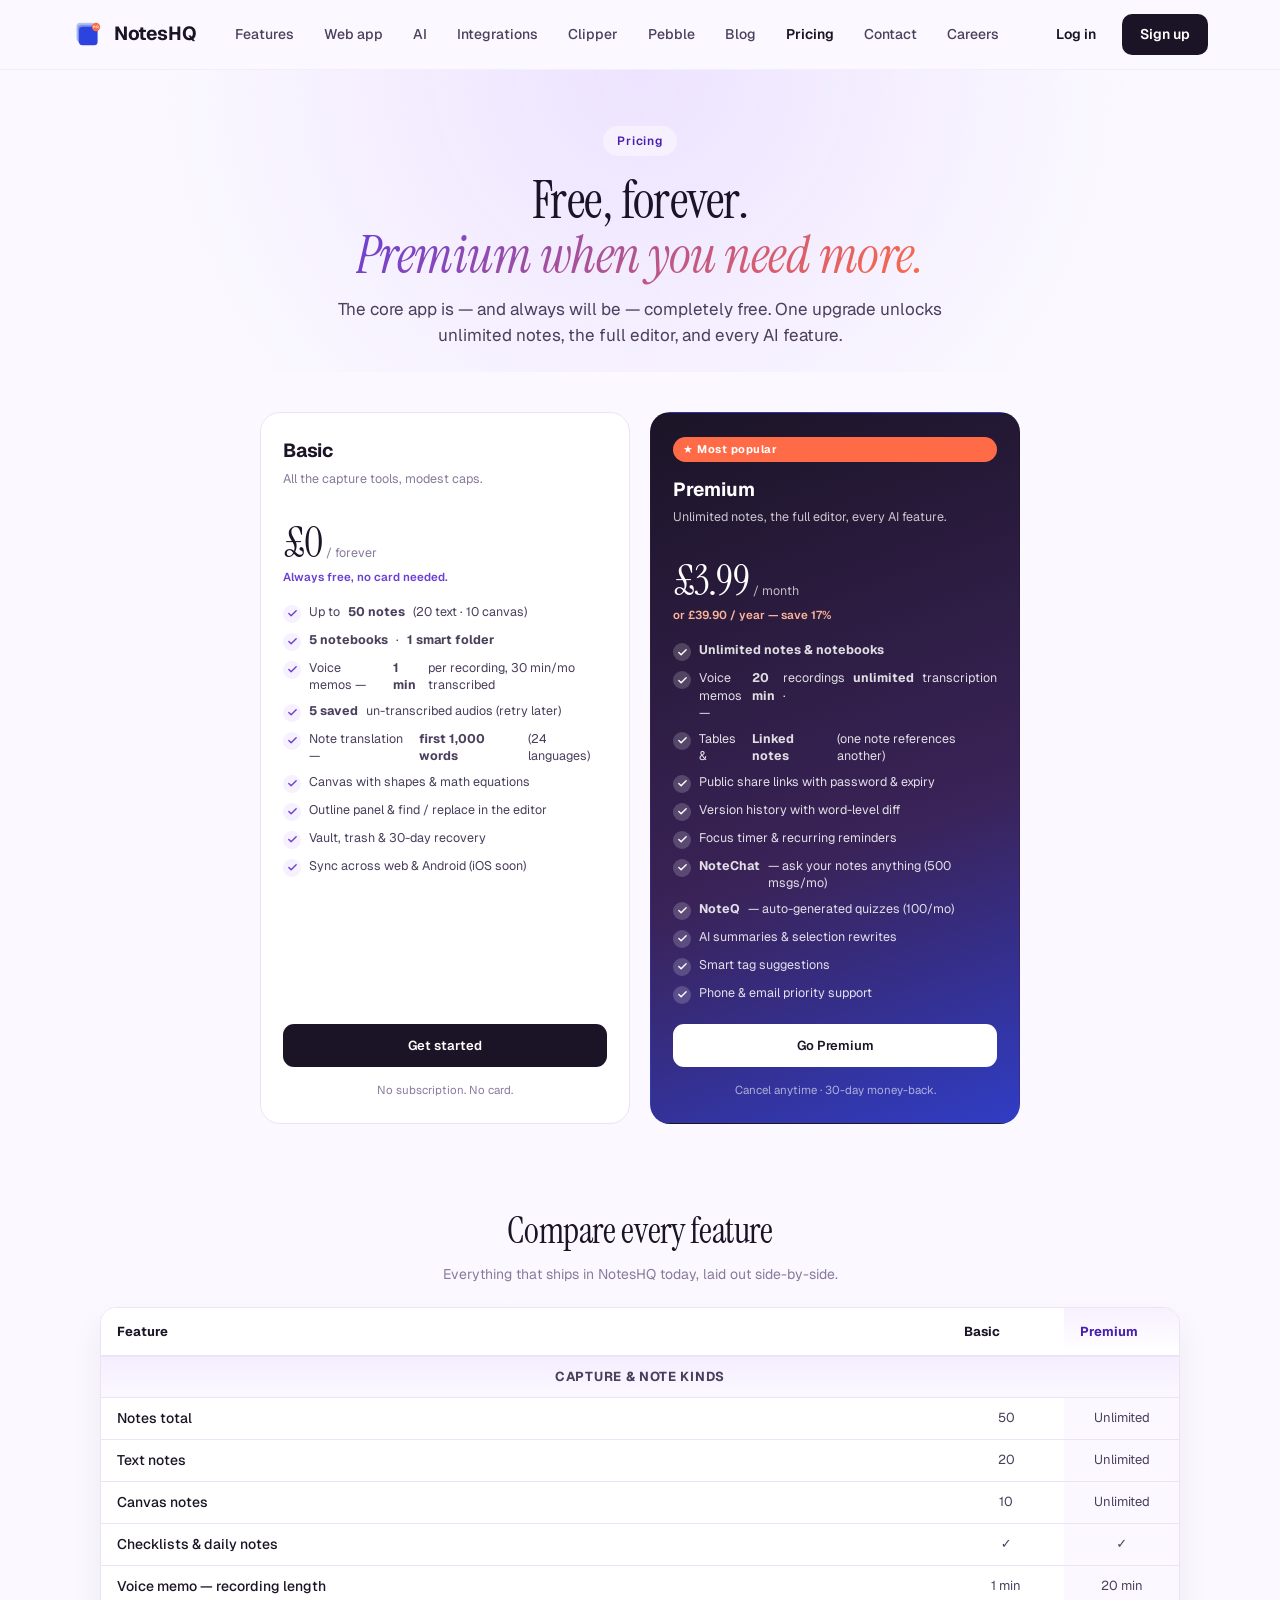
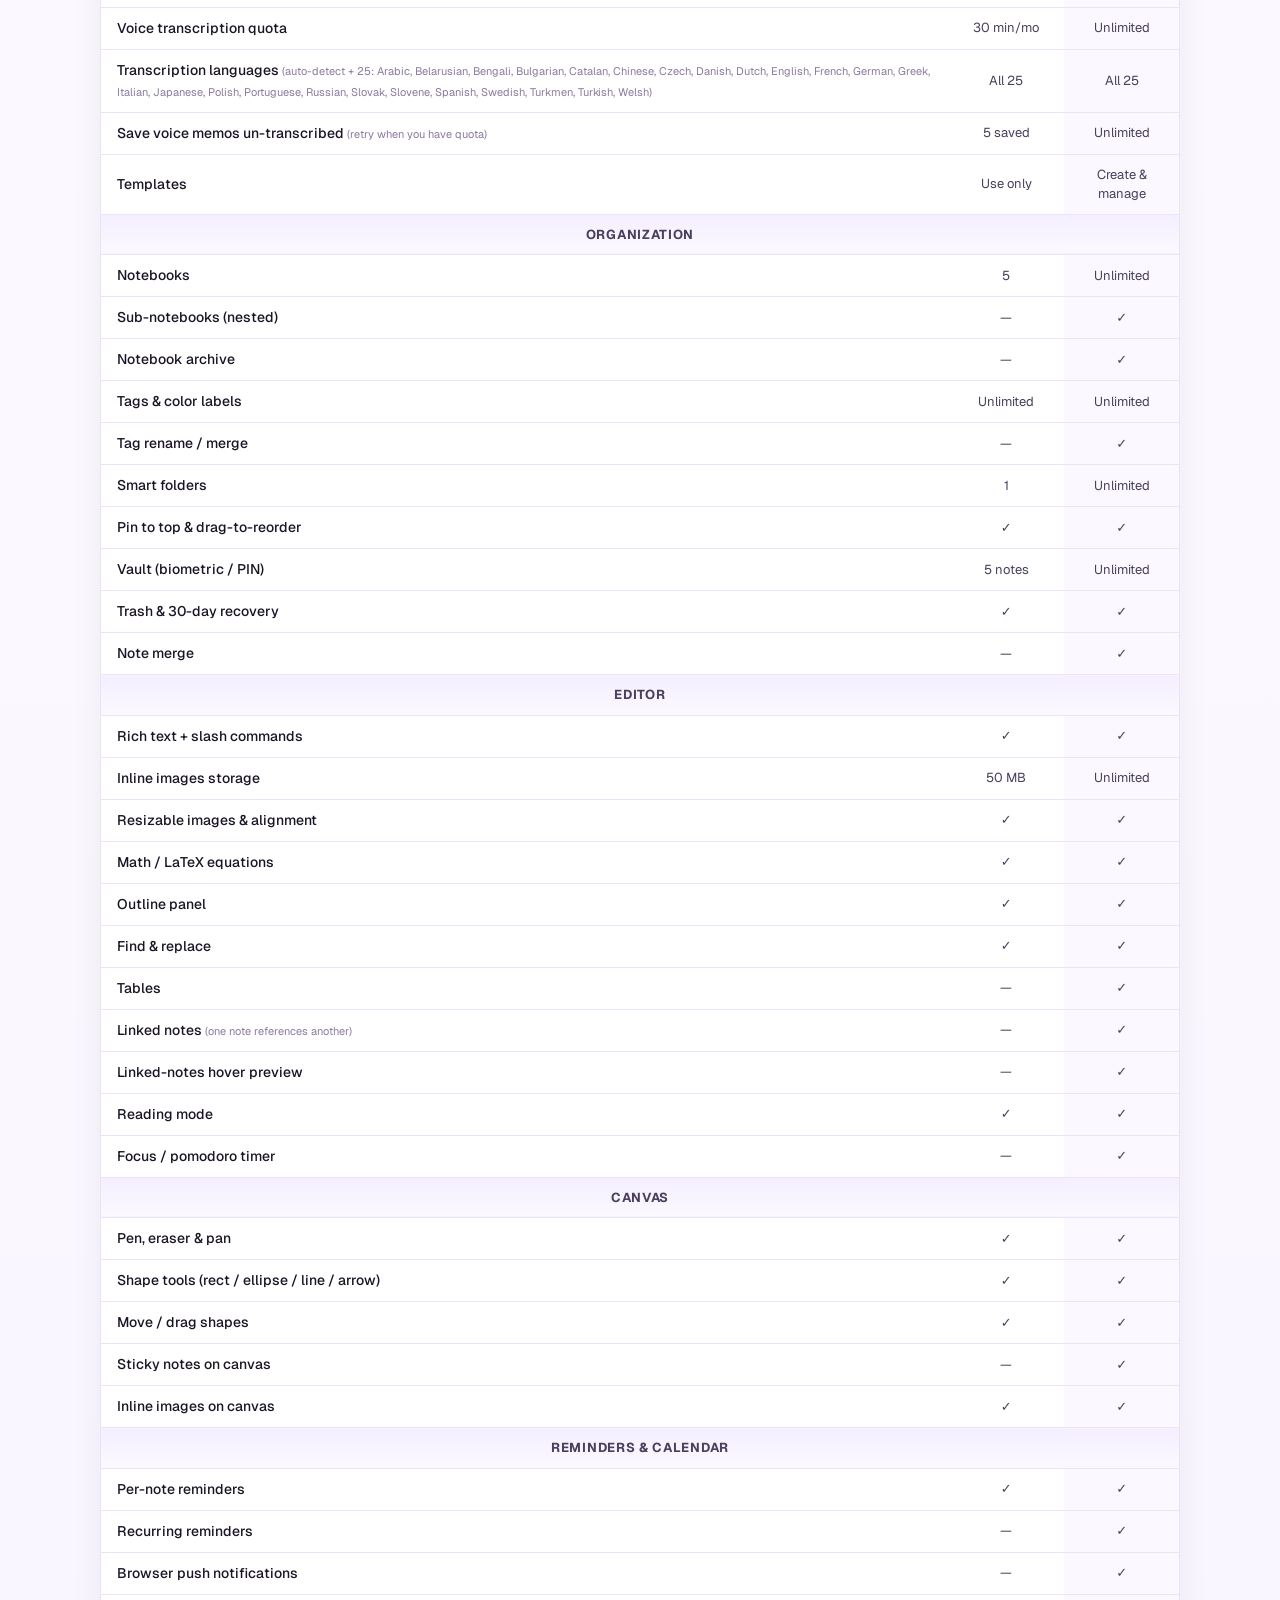
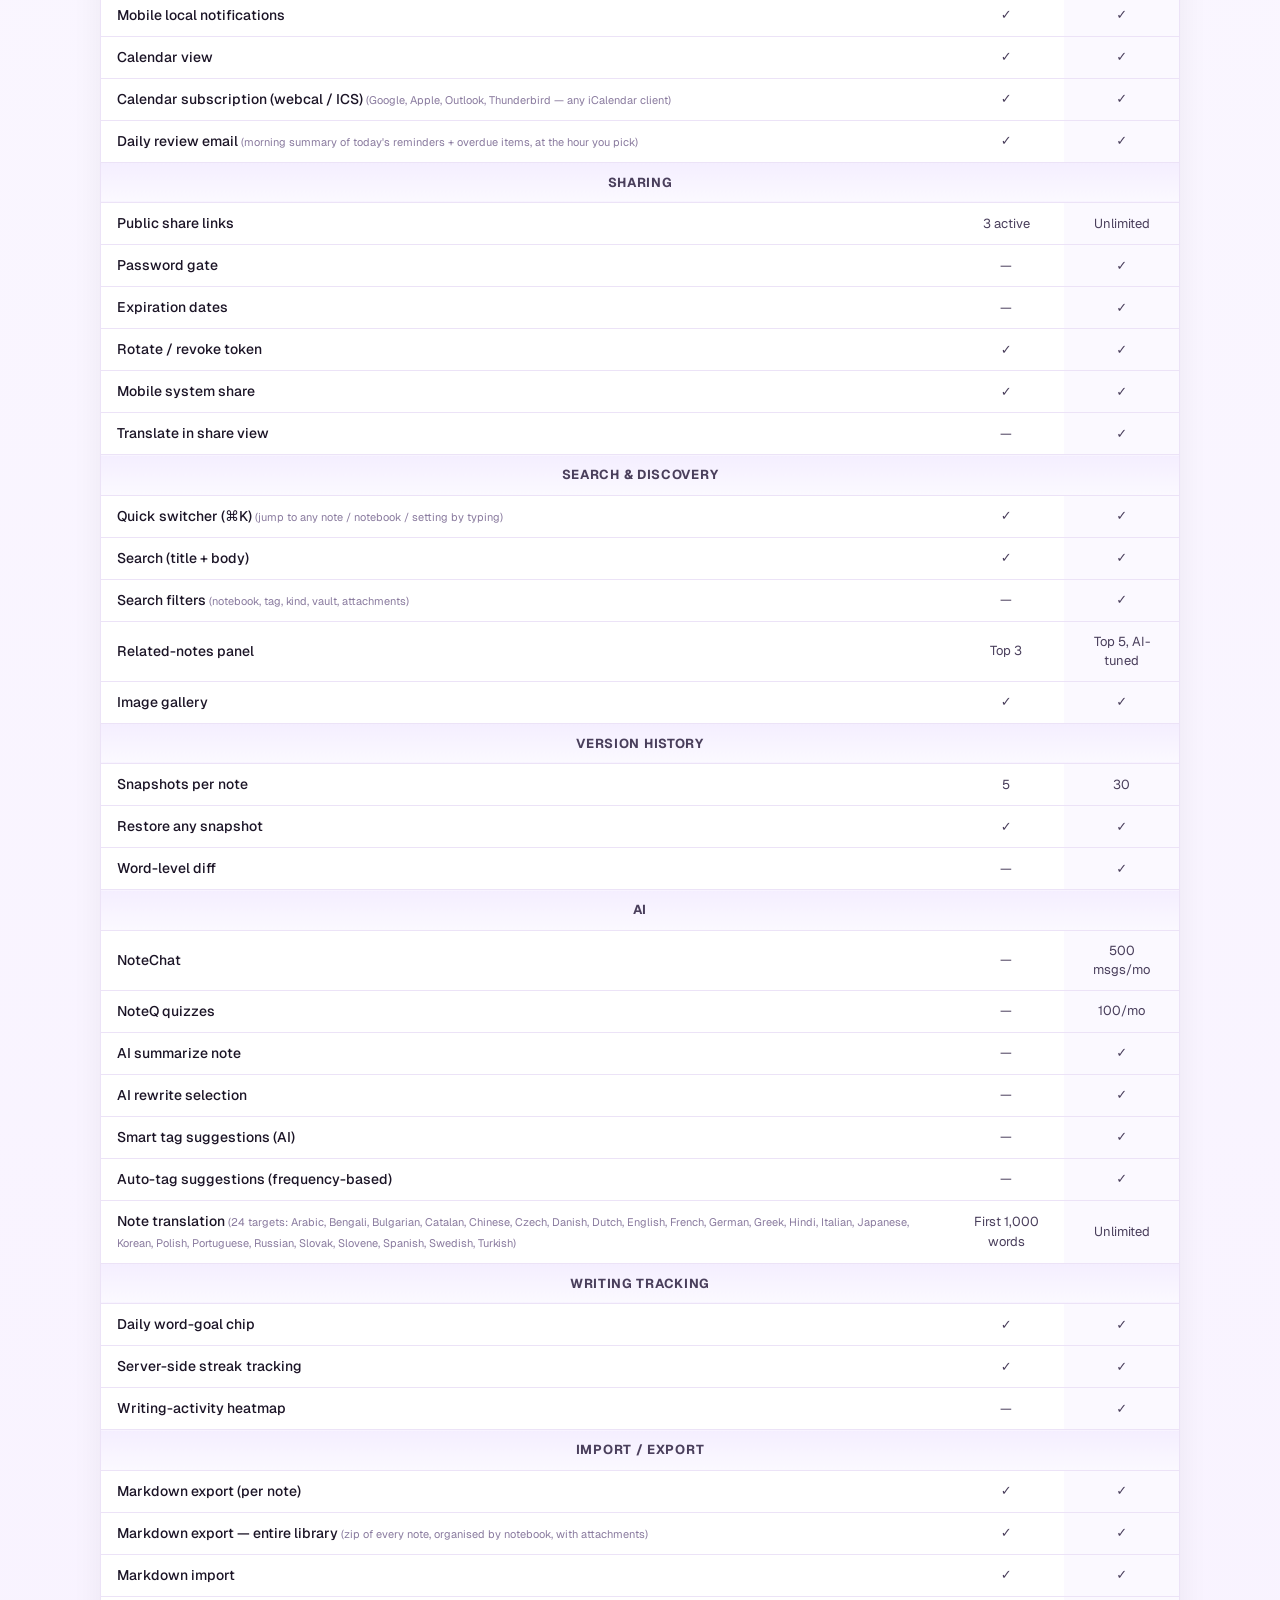
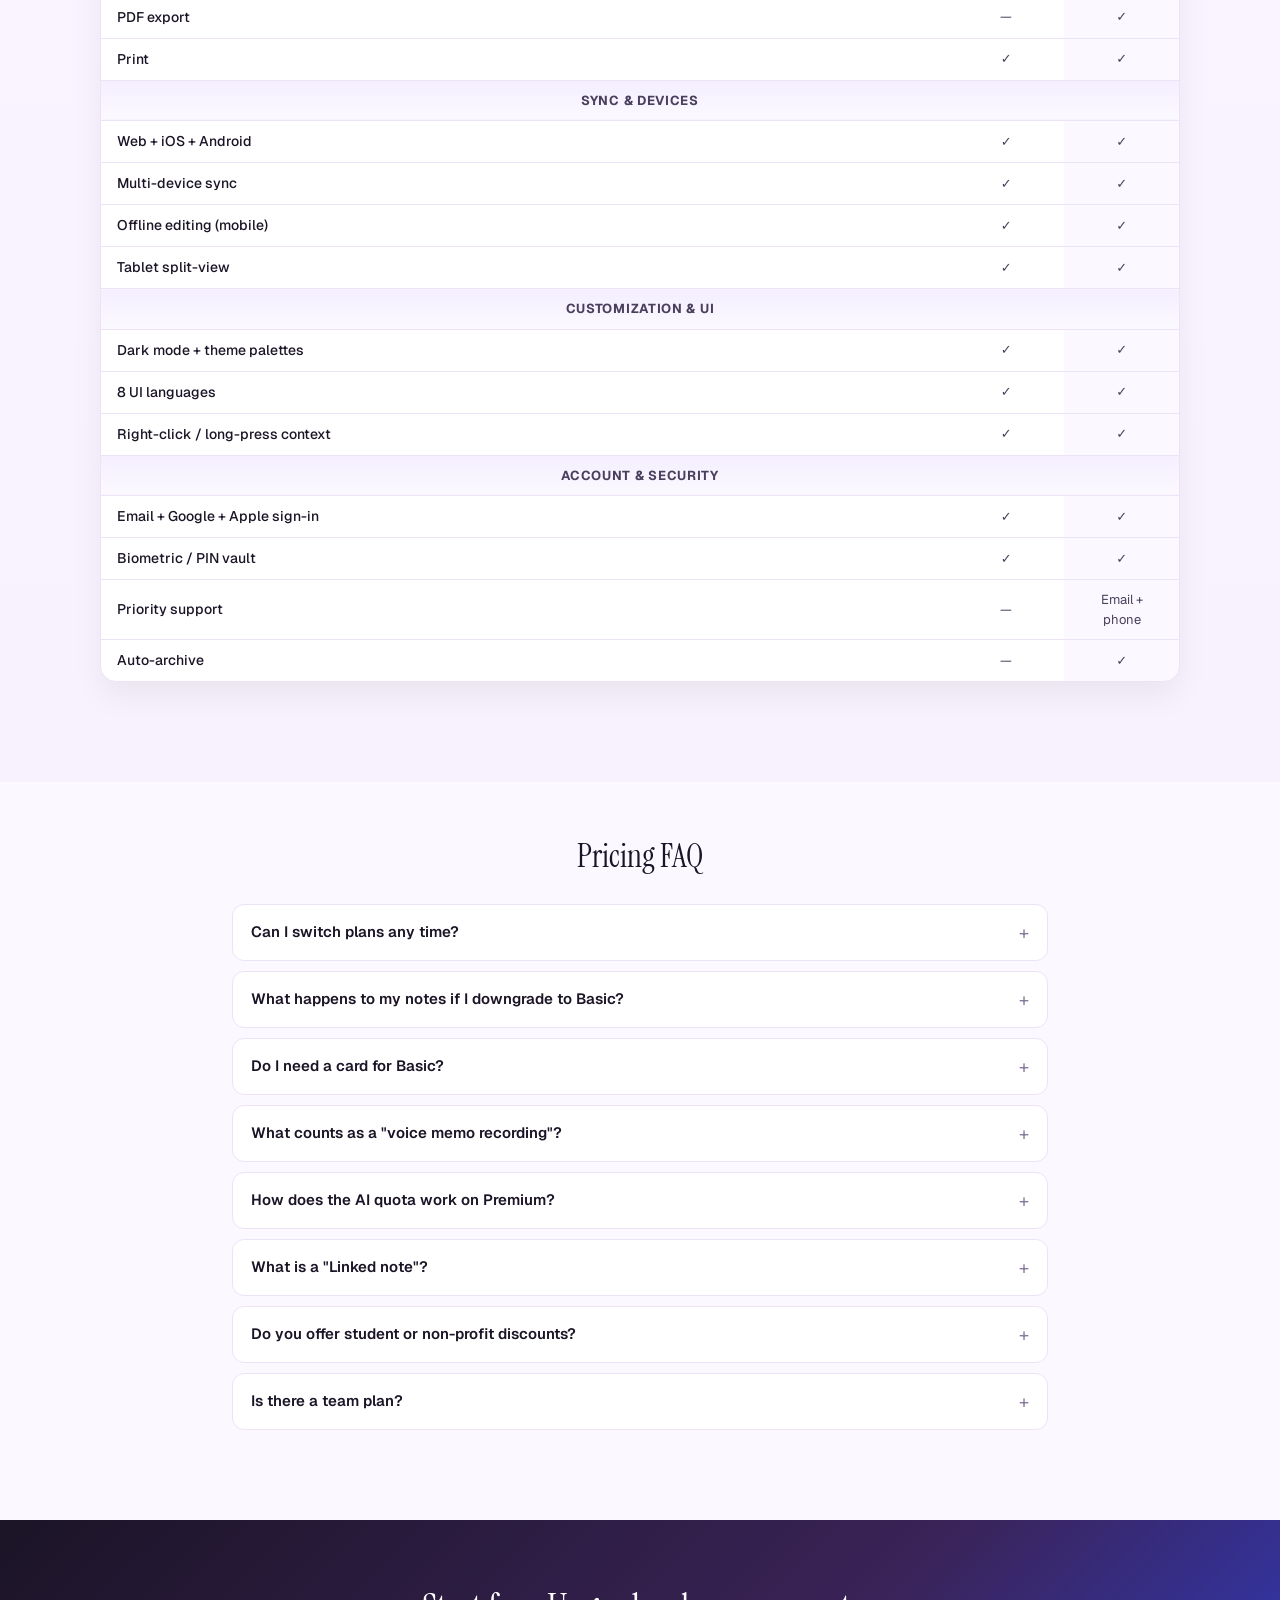
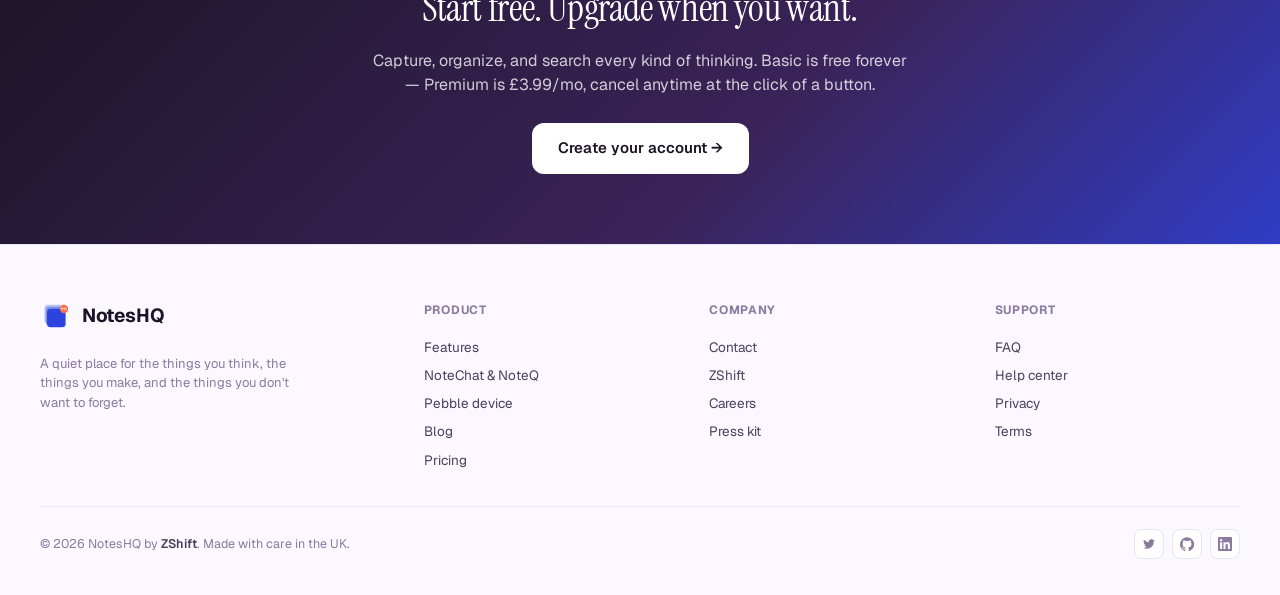
<file: pricing.html>
<!doctype html>
<html lang="en">
<head>
<meta charset="utf-8" />
<meta name="viewport" content="width=device-width, initial-scale=1" />
<title>Pricing — NotesHQ</title>
<meta name="description" content="Pick the plan that fits — Basic (free forever) or Premium (£3.99/mo) for unlimited notes, the full editor, and every AI feature." />

<link rel="icon" type="image/svg+xml" href="data:image/svg+xml;utf8,<svg xmlns='http://www.w3.org/2000/svg' viewBox='0 0 100 100'><rect x='14' y='12' width='58' height='58' rx='11' fill='%23B7C2F3'/><rect x='18' y='18' width='58' height='58' rx='11' fill='%238092E5'/><rect x='22' y='24' width='58' height='58' rx='11' fill='%232D43E0'/><circle cx='75' cy='25' r='13' fill='%23FF6B47'/><text x='75' y='30' text-anchor='middle' font-family='system-ui,sans-serif' font-size='11' font-weight='700' fill='white'>HQ</text></svg>" />

<link rel="preconnect" href="https://fonts.googleapis.com">
<link rel="preconnect" href="https://fonts.gstatic.com" crossorigin>
<link href="https://fonts.googleapis.com/css2?family=Geist:wght@400;500;600;700;800&family=Geist+Mono:wght@400;500&family=Instrument+Serif:ital@0;1&display=swap" rel="stylesheet">

<!-- Shared nav/footer/btn styles. -->
<link rel="stylesheet" href="page.css">

<style>
  /* Pricing-page-local styles. Lifted verbatim from the pricing
     block in index.html so this page can stand on its own — when
     pricing CSS is finalized we can DRY it back into page.css. */
  :root {
    --ink: #1B1426;
    --ink-2: #4A3F5C;
    --ink-3: #897A9E;
    --ink-4: #C7BCD8;
    --bg: #FBF9FF;
    --bg-2: #F4EEFF;
    --line: #ECE3F7;
    --card: #FFFFFF;
    --purple: #6B3FD4;
    --purple-deep: #4A1FB0;
    --purple-soft: #EDE3FF;
    --purple-tint: #F7F1FF;
    --brand-blue: #2D43E0;
    --brand-orange: #FF6B47;
  }
  * { box-sizing: border-box; }
  html, body {
    margin: 0; padding: 0;
    background: var(--bg);
    font-family: 'Geist', system-ui, -apple-system, sans-serif;
    color: var(--ink);
    -webkit-font-smoothing: antialiased;
    line-height: 1.5;
  }
  a { color: inherit; text-decoration: none; }

  /* ── Page hero ─────────────────────────────────────────────── */
  .pricing-hero {
    padding: 56px 32px 24px;
    text-align: center;
    background:
      radial-gradient(circle at 50% 0%, var(--purple-soft) 0%, transparent 70%),
      var(--bg);
  }
  .pricing-hero .eyebrow {
    display: inline-flex; align-items: center; gap: 8px;
    background: var(--purple-tint);
    color: var(--purple-deep);
    padding: 6px 14px;
    border-radius: 999px;
    font-size: 12px;
    font-weight: 600;
    letter-spacing: 0.06em;
    margin-bottom: 18px;
  }
  .pricing-hero h1 {
    margin: 0 0 14px;
    font-family: 'Instrument Serif', serif;
    font-weight: 400;
    font-size: 52px;
    line-height: 1.05;
    letter-spacing: -0.01em;
  }
  .pricing-hero h1 em {
    font-style: italic;
    background: linear-gradient(135deg, var(--purple) 0%, var(--brand-orange) 100%);
    -webkit-background-clip: text;
    background-clip: text;
    -webkit-text-fill-color: transparent;
  }
  .pricing-hero p {
    max-width: 620px;
    margin: 0 auto;
    color: var(--ink-2);
    font-size: 17px;
  }
  @media (max-width: 700px) {
    .pricing-hero { padding: 40px 22px 18px; }
    .pricing-hero h1 { font-size: 36px; }
    .pricing-hero p { font-size: 15px; }
  }

  /* ── Section shell ─────────────────────────────────────────── */
  .section-inner { max-width: 1200px; margin: 0 auto; padding: 40px 32px; }
  @media (max-width: 700px) { .section-inner { padding: 30px 20px; } }

  /* ── Pricing cards — copy of index.html .pricing-grid block ── */
  .pricing-grid.tiers {
    display: grid;
    grid-template-columns: repeat(3, minmax(0, 1fr));
    gap: 20px;
    max-width: 1080px;
    margin: 0 auto;
  }
  .pricing-grid.tiers.tiers-two {
    grid-template-columns: repeat(2, minmax(0, 1fr));
    max-width: 760px;
  }
  @media (max-width: 900px) {
    .pricing-grid.tiers,
    .pricing-grid.tiers.tiers-two { grid-template-columns: 1fr; }
  }
  .price-card {
    background: var(--card);
    border: 1.5px solid var(--line);
    border-radius: 20px;
    padding: 24px 22px;
    position: relative;
    display: flex;
    flex-direction: column;
  }
  .price-card.featured {
    background: linear-gradient(160deg, #1B1426 0%, #3A2358 60%, #2D43E0 110%);
    border-color: transparent;
    color: white;
  }
  .price-card.featured h3,
  .price-card.featured .price-num,
  .price-card.featured .price-period { color: white; }
  .price-card.featured .price-perks li { color: rgba(255,255,255,0.85); }
  .price-tag {
    display: inline-flex; align-items: center; gap: 6px;
    background: var(--brand-orange);
    color: white;
    padding: 4px 10px;
    border-radius: 999px;
    font-size: 11px;
    font-weight: 700;
    letter-spacing: 0.05em;
    margin-bottom: 14px;
  }
  .price-card h3 {
    margin: 0 0 4px;
    font-size: 19px;
    font-weight: 700;
    letter-spacing: -0.01em;
  }
  .price-card .tagline {
    margin: 0 0 16px;
    font-size: 12.5px;
    color: var(--ink-3);
    line-height: 1.45;
    min-height: 36px;
  }
  .price-card.featured .tagline { color: rgba(255,255,255,0.75); }
  .price-amount { display: flex; align-items: baseline; gap: 4px; margin-bottom: 4px; flex-wrap: wrap; }
  .price-num {
    font-family: 'Instrument Serif', serif;
    font-size: 42px; font-weight: 400; letter-spacing: -0.02em; line-height: 1;
  }
  .price-period { font-size: 12.5px; color: var(--ink-3); }
  .price-card.featured .price-period { color: rgba(255,255,255,0.7); }
  .price-saving {
    font-size: 11.5px; color: var(--purple); font-weight: 600;
    margin-bottom: 18px; min-height: 16px;
  }
  .price-card.featured .price-saving { color: #FFB39A; }
  .price-perks {
    list-style: none; padding: 0; margin: 0 0 20px;
    display: flex; flex-direction: column; gap: 8px;
    flex: 1;
  }
  .price-perks li {
    display: flex; align-items: flex-start; gap: 8px;
    font-size: 12.5px; color: var(--ink-2); line-height: 1.4;
  }
  .price-perks li::before {
    content: '';
    width: 18px; height: 18px;
    border-radius: 50%;
    background: var(--purple-tint);
    color: var(--purple);
    display: inline-flex; align-items: center; justify-content: center;
    flex-shrink: 0;
    margin-top: 2px;
    background-image: url("data:image/svg+xml;utf8,<svg xmlns='http://www.w3.org/2000/svg' viewBox='0 0 24 24' fill='none' stroke='%236B3FD4' stroke-width='3' stroke-linecap='round' stroke-linejoin='round'><polyline points='20 6 9 17 4 12'/></svg>");
    background-repeat: no-repeat;
    background-position: center;
    background-size: 11px;
  }
  .price-card.featured .price-perks li::before {
    background-color: rgba(255,255,255,0.18);
    background-image: url("data:image/svg+xml;utf8,<svg xmlns='http://www.w3.org/2000/svg' viewBox='0 0 24 24' fill='none' stroke='white' stroke-width='3' stroke-linecap='round' stroke-linejoin='round'><polyline points='20 6 9 17 4 12'/></svg>");
  }
  .price-cta {
    width: 100%; padding: 12px;
    border-radius: 11px;
    font-size: 13px; font-weight: 600;
    cursor: pointer; border: none;
    background: var(--ink); color: white;
    transition: all 0.15s ease;
    text-align: center;
    display: block;
  }
  .price-cta.dark { background: var(--ink); color: white; }
  .price-cta.light { background: white; color: var(--ink); }
  .price-cta:hover { transform: translateY(-1px); }
  .price-finep {
    margin: 14px 0 0;
    font-size: 11.5px;
    color: var(--ink-3);
    text-align: center;
  }
  .price-card.featured .price-finep { color: rgba(255,255,255,0.6); }
  .price-card.ai {
    background:
      linear-gradient(var(--card), var(--card)) padding-box,
      linear-gradient(135deg, var(--purple) 0%, var(--brand-orange) 100%) border-box;
    border: 2px solid transparent;
    box-shadow: 0 14px 36px rgba(107, 63, 212, 0.15);
  }
  .price-tag.ai-tag {
    background: linear-gradient(135deg, var(--purple) 0%, var(--brand-orange) 100%);
  }

  /* ── Compare-every-feature table ────────────────────────────── */
  .cmp-section {
    background: linear-gradient(180deg, var(--bg) 0%, #F8F2FF 100%);
    padding: 30px 0 60px;
  }
  .cmp-head {
    text-align: center;
    margin-bottom: 22px;
  }
  .cmp-head h2 {
    font-family: 'Instrument Serif', serif;
    font-weight: 400;
    font-size: 36px;
    letter-spacing: -0.01em;
    margin: 0 0 6px;
  }
  .cmp-head p { color: var(--ink-3); font-size: 14px; margin: 0; }

  .cmp-wrap {
    max-width: 1080px;
    margin: 0 auto;
    background: var(--card);
    border: 1px solid var(--line);
    border-radius: 16px;
    overflow: hidden;
    box-shadow: 0 14px 32px rgba(0, 0, 0, 0.06);
    overflow-x: auto;
  }
  .cmp-table {
    width: 100%;
    min-width: 720px;
    border-collapse: collapse;
    font-size: 14px;
  }
  .cmp-table thead th {
    position: sticky;
    top: 0;
    background: var(--card);
    z-index: 1;
    padding: 14px 16px;
    text-align: left;
    font-size: 13px;
    font-weight: 700;
    color: var(--ink);
    border-bottom: 2px solid var(--line);
  }
  .cmp-table thead th.cmp-featured {
    background: linear-gradient(180deg, var(--purple-tint) 0%, var(--card) 100%);
    color: var(--purple-deep);
  }
  .cmp-table thead th.cmp-ai {
    background: linear-gradient(180deg, #FFF1EC 0%, var(--card) 100%);
    color: var(--brand-orange);
  }
  .cmp-group td {
    background: linear-gradient(180deg, var(--bg-2) 0%, var(--bg) 100%);
    padding: 10px 16px;
    font-weight: 700;
    font-size: 11.5px;
    text-transform: uppercase;
    letter-spacing: 0.7px;
    color: var(--ink-2);
    border-top: 1px solid var(--line);
  }
  .cmp-table tbody th,
  .cmp-table tbody td {
    padding: 10px 16px;
    border-bottom: 1px solid var(--line);
    vertical-align: middle;
  }
  .cmp-table tbody th {
    text-align: left;
    font-weight: 500;
    color: var(--ink);
  }
  .cmp-table tbody td {
    text-align: center;
    color: var(--ink-2);
    font-size: 13px;
  }
  .cmp-table tbody td:nth-child(3) { background: rgba(247, 241, 255, 0.45); }
  .cmp-table tbody tr:last-child th,
  .cmp-table tbody tr:last-child td { border-bottom: 0; }

  /* ── FAQ strip at the bottom ───────────────────────────────── */
  .faq-mini {
    max-width: 880px;
    margin: 0 auto;
    padding: 50px 32px 80px;
  }
  .faq-mini h2 {
    font-family: 'Instrument Serif', serif;
    font-weight: 400;
    font-size: 32px;
    text-align: center;
    margin: 0 0 24px;
  }
  .faq-mini details {
    background: var(--card);
    border: 1px solid var(--line);
    border-radius: 12px;
    padding: 14px 18px;
    margin-bottom: 10px;
  }
  .faq-mini summary {
    cursor: pointer;
    font-weight: 600;
    font-size: 15px;
    list-style: none;
    display: flex; justify-content: space-between; align-items: center;
  }
  .faq-mini summary::-webkit-details-marker { display: none; }
  .faq-mini summary::after {
    content: '+';
    color: var(--ink-3);
    font-size: 18px;
    font-weight: 400;
    margin-left: 12px;
  }
  .faq-mini details[open] summary::after { content: '−'; }
  .faq-mini details p {
    margin: 12px 0 0;
    color: var(--ink-2);
    font-size: 14px;
    line-height: 1.6;
  }

  /* ── Final CTA strip ───────────────────────────────────────── */
  .pricing-cta {
    background: linear-gradient(135deg, #1B1426 0%, #3A2358 60%, #2D43E0 110%);
    color: white;
    padding: 60px 32px 70px;
    text-align: center;
  }
  .pricing-cta h2 {
    font-family: 'Instrument Serif', serif;
    font-weight: 400;
    font-size: 38px;
    margin: 0 0 12px;
    letter-spacing: -0.01em;
  }
  .pricing-cta p {
    color: rgba(255,255,255,0.78);
    margin: 0 auto 26px;
    max-width: 540px;
    font-size: 16px;
  }
  .pricing-cta .btn {
    background: white;
    color: var(--ink);
    padding: 14px 26px;
    border-radius: 12px;
    font-weight: 600;
    font-size: 15px;
    display: inline-block;
    transition: transform 0.15s ease;
  }
  .pricing-cta .btn:hover { transform: translateY(-1px); }
</style>
</head>
<body>

<!-- ── Nav (matches pebble.html / index.html scaffolding) ── -->
<div class="nav-wrap">
  <nav class="nav">
    <a class="brand" href="index.html">
      <svg width="32" height="32" viewBox="0 0 100 100">
        <rect x="14" y="12" width="58" height="58" rx="11" fill="#B7C2F3"/>
        <rect x="18" y="18" width="58" height="58" rx="11" fill="#8092E5"/>
        <rect x="22" y="24" width="58" height="58" rx="11" fill="#2D43E0"/>
        <circle cx="75" cy="25" r="13" fill="#FF6B47"/>
        <text x="75" y="29.5" text-anchor="middle" font-family="Geist, system-ui, sans-serif" font-size="11" font-weight="700" fill="white">HQ</text>
      </svg>
      <span class="brand-word">NotesHQ</span>
    </a>
    <div class="nav-links">
      <a href="index.html#features">Features</a>
      <a href="index.html#web">Web app</a>
      <a href="index.html#ai">AI</a>
      <a href="index.html#integrations">Integrations</a>
      <a href="index.html#clipper">Clipper</a>
      <a href="pebble.html">Pebble</a>
      <a href="https://blog.noteshq.ai" target="_blank" rel="noopener">Blog</a>
      <a href="pricing.html" style="color: var(--ink); font-weight: 600;">Pricing</a>
      <a href="index.html#contact">Contact</a>
      <a href="careers.html">Careers</a>
    </div>
    <div class="nav-cta">
      <a class="btn ghost" href="https://app.noteshq.ai/login" target="_blank" rel="noopener">Log in</a>
      <a class="btn primary" href="https://app.noteshq.ai/signup" target="_blank" rel="noopener">Sign up</a>
    </div>
  </nav>
</div>

<!-- ── Hero ── -->
<section class="pricing-hero">
  <span class="eyebrow">
    <span>Pricing</span>
  </span>
  <h1>Free, forever.<br><em>Premium when you need more.</em></h1>
  <p>The core app is — and always will be — completely free. One upgrade unlocks unlimited notes, the full editor, and every AI feature.</p>
</section>

<!-- ── Two plan cards ── -->
<section>
  <div class="section-inner">
    <div class="pricing-grid tiers tiers-two">
      <!-- Tier 1: Basic / Free ─────────────────────────────────── -->
      <div class="price-card">
        <h3>Basic</h3>
        <p class="tagline">All the capture tools, modest caps.</p>
        <div class="price-amount">
          <span class="price-num">£0</span>
          <span class="price-period">/ forever</span>
        </div>
        <div class="price-saving">Always free, no card needed.</div>
        <ul class="price-perks">
          <li>Up to <strong>50 notes</strong> (20 text · 10 canvas)</li>
          <li><strong>5 notebooks</strong> · <strong>1 smart folder</strong></li>
          <li>Voice memos — <strong>1 min</strong> per recording, 30 min/mo transcribed</li>
          <li><strong>5 saved</strong> un-transcribed audios (retry later)</li>
          <li>Note translation — <strong>first 1,000 words</strong> (24 languages)</li>
          <li>Canvas with shapes &amp; math equations</li>
          <li>Outline panel &amp; find / replace in the editor</li>
          <li>Vault, trash &amp; 30-day recovery</li>
          <li>Sync across web &amp; Android (iOS soon)</li>
        </ul>
        <a class="price-cta dark" href="https://app.noteshq.ai/signup" target="_blank" rel="noopener">Get started</a>
        <p class="price-finep">No subscription. No card.</p>
      </div>

      <!-- Tier 2: Premium — featured card with everything ──────── -->
      <div class="price-card featured">
        <span class="price-tag">★ Most popular</span>
        <h3>Premium</h3>
        <p class="tagline">Unlimited notes, the full editor, every AI feature.</p>
        <div class="price-amount">
          <span class="price-num">£3.99</span>
          <span class="price-period">/ month</span>
        </div>
        <div class="price-saving">or £39.90 / year — save 17%</div>
        <ul class="price-perks">
          <li><strong>Unlimited notes &amp; notebooks</strong></li>
          <li>Voice memos — <strong>20 min</strong> recordings · <strong>unlimited</strong> transcription</li>
          <li>Tables &amp; <strong>Linked notes</strong> (one note references another)</li>
          <li>Public share links with password &amp; expiry</li>
          <li>Version history with word-level diff</li>
          <li>Focus timer &amp; recurring reminders</li>
          <li><strong>NoteChat</strong> — ask your notes anything (500 msgs/mo)</li>
          <li><strong>NoteQ</strong> — auto-generated quizzes (100/mo)</li>
          <li>AI summaries &amp; selection rewrites</li>
          <li>Smart tag suggestions</li>
          <li>Phone &amp; email priority support</li>
        </ul>
        <a class="price-cta light" href="https://app.noteshq.ai/signup?plan=premium" target="_blank" rel="noopener">Go Premium</a>
        <p class="price-finep">Cancel anytime · 30-day money-back.</p>
      </div>
    </div>
  </div>
</section>

<!-- ── Full feature comparison ────────────────────────────────── -->
<section class="cmp-section">
  <div class="section-inner" style="padding-top: 10px;">
    <div class="cmp-head">
      <h2>Compare every feature</h2>
      <p>Everything that ships in NotesHQ today, laid out side-by-side.</p>
    </div>

    <div class="cmp-wrap">
      <table class="cmp-table">
        <thead>
          <tr>
            <th scope="col">Feature</th>
            <th scope="col">Basic</th>
            <th scope="col" class="cmp-featured">Premium</th>
          </tr>
        </thead>
        <tbody>
          <!-- Capture & note kinds ── -->
          <tr class="cmp-group"><td colspan="3">Capture &amp; note kinds</td></tr>
          <tr><th scope="row">Notes total</th><td>50</td><td>Unlimited</td></tr>
          <tr><th scope="row">Text notes</th><td>20</td><td>Unlimited</td></tr>
          <tr><th scope="row">Canvas notes</th><td>10</td><td>Unlimited</td></tr>
          <tr><th scope="row">Checklists &amp; daily notes</th><td>✓</td><td>✓</td></tr>
          <tr><th scope="row">Voice memo — recording length</th><td>1 min</td><td>20 min</td></tr>
          <tr><th scope="row">Voice transcription quota</th><td>30 min/mo</td><td>Unlimited</td></tr>
          <tr>
            <th scope="row">Transcription languages
              <span style="color:var(--ink-3);font-size:11px;font-weight:400;">
                (auto-detect + 25: Arabic, Belarusian, Bengali, Bulgarian, Catalan,
                Chinese, Czech, Danish, Dutch, English, French, German, Greek, Italian,
                Japanese, Polish, Portuguese, Russian, Slovak, Slovene, Spanish,
                Swedish, Turkmen, Turkish, Welsh)
              </span>
            </th>
            <td>All 25</td>
            <td>All 25</td>
          </tr>
          <tr>
            <th scope="row">Save voice memos un-transcribed
              <span style="color:var(--ink-3);font-size:11px;font-weight:400;">(retry when you have quota)</span>
            </th>
            <td>5 saved</td>
            <td>Unlimited</td>
          </tr>
          <tr><th scope="row">Templates</th><td>Use only</td><td>Create &amp; manage</td></tr>

          <!-- Organization ── -->
          <tr class="cmp-group"><td colspan="3">Organization</td></tr>
          <tr><th scope="row">Notebooks</th><td>5</td><td>Unlimited</td></tr>
          <tr><th scope="row">Sub-notebooks (nested)</th><td>—</td><td>✓</td></tr>
          <tr><th scope="row">Notebook archive</th><td>—</td><td>✓</td></tr>
          <tr><th scope="row">Tags &amp; color labels</th><td>Unlimited</td><td>Unlimited</td></tr>
          <tr><th scope="row">Tag rename / merge</th><td>—</td><td>✓</td></tr>
          <tr><th scope="row">Smart folders</th><td>1</td><td>Unlimited</td></tr>
          <tr><th scope="row">Pin to top &amp; drag-to-reorder</th><td>✓</td><td>✓</td></tr>
          <tr><th scope="row">Vault (biometric / PIN)</th><td>5 notes</td><td>Unlimited</td></tr>
          <tr><th scope="row">Trash &amp; 30-day recovery</th><td>✓</td><td>✓</td></tr>
          <tr><th scope="row">Note merge</th><td>—</td><td>✓</td></tr>

          <!-- Editor ── -->
          <tr class="cmp-group"><td colspan="3">Editor</td></tr>
          <tr><th scope="row">Rich text + slash commands</th><td>✓</td><td>✓</td></tr>
          <tr><th scope="row">Inline images storage</th><td>50 MB</td><td>Unlimited</td></tr>
          <tr><th scope="row">Resizable images &amp; alignment</th><td>✓</td><td>✓</td></tr>
          <tr><th scope="row">Math / LaTeX equations</th><td>✓</td><td>✓</td></tr>
          <tr><th scope="row">Outline panel</th><td>✓</td><td>✓</td></tr>
          <tr><th scope="row">Find &amp; replace</th><td>✓</td><td>✓</td></tr>
          <tr><th scope="row">Tables</th><td>—</td><td>✓</td></tr>
          <tr><th scope="row">Linked notes <span style="color:var(--ink-3);font-size:11px;font-weight:400;">(one note references another)</span></th><td>—</td><td>✓</td></tr>
          <tr><th scope="row">Linked-notes hover preview</th><td>—</td><td>✓</td></tr>
          <tr><th scope="row">Reading mode</th><td>✓</td><td>✓</td></tr>
          <tr><th scope="row">Focus / pomodoro timer</th><td>—</td><td>✓</td></tr>

          <!-- Canvas ── -->
          <tr class="cmp-group"><td colspan="3">Canvas</td></tr>
          <tr><th scope="row">Pen, eraser &amp; pan</th><td>✓</td><td>✓</td></tr>
          <tr><th scope="row">Shape tools (rect / ellipse / line / arrow)</th><td>✓</td><td>✓</td></tr>
          <tr><th scope="row">Move / drag shapes</th><td>✓</td><td>✓</td></tr>
          <tr><th scope="row">Sticky notes on canvas</th><td>—</td><td>✓</td></tr>
          <tr><th scope="row">Inline images on canvas</th><td>✓</td><td>✓</td></tr>

          <!-- Reminders ── -->
          <tr class="cmp-group"><td colspan="3">Reminders &amp; calendar</td></tr>
          <tr><th scope="row">Per-note reminders</th><td>✓</td><td>✓</td></tr>
          <tr><th scope="row">Recurring reminders</th><td>—</td><td>✓</td></tr>
          <tr><th scope="row">Browser push notifications</th><td>—</td><td>✓</td></tr>
          <tr><th scope="row">Mobile local notifications</th><td>✓</td><td>✓</td></tr>
          <tr><th scope="row">Calendar view</th><td>✓</td><td>✓</td></tr>
          <tr>
            <th scope="row">Calendar subscription (webcal / ICS)
              <span style="color:var(--ink-3);font-size:11px;font-weight:400;">(Google, Apple, Outlook, Thunderbird — any iCalendar client)</span>
            </th>
            <td>✓</td>
            <td>✓</td>
          </tr>
          <tr>
            <th scope="row">Daily review email
              <span style="color:var(--ink-3);font-size:11px;font-weight:400;">(morning summary of today's reminders + overdue items, at the hour you pick)</span>
            </th>
            <td>✓</td>
            <td>✓</td>
          </tr>

          <!-- Sharing ── -->
          <tr class="cmp-group"><td colspan="3">Sharing</td></tr>
          <tr><th scope="row">Public share links</th><td>3 active</td><td>Unlimited</td></tr>
          <tr><th scope="row">Password gate</th><td>—</td><td>✓</td></tr>
          <tr><th scope="row">Expiration dates</th><td>—</td><td>✓</td></tr>
          <tr><th scope="row">Rotate / revoke token</th><td>✓</td><td>✓</td></tr>
          <tr><th scope="row">Mobile system share</th><td>✓</td><td>✓</td></tr>
          <tr><th scope="row">Translate in share view</th><td>—</td><td>✓</td></tr>

          <!-- Search & discovery ── -->
          <tr class="cmp-group"><td colspan="3">Search &amp; discovery</td></tr>
          <tr>
            <th scope="row">Quick switcher (⌘K)
              <span style="color:var(--ink-3);font-size:11px;font-weight:400;">(jump to any note / notebook / setting by typing)</span>
            </th>
            <td>✓</td>
            <td>✓</td>
          </tr>
          <tr><th scope="row">Search (title + body)</th><td>✓</td><td>✓</td></tr>
          <tr>
            <th scope="row">Search filters
              <span style="color:var(--ink-3);font-size:11px;font-weight:400;">(notebook, tag, kind, vault, attachments)</span>
            </th>
            <td>—</td>
            <td>✓</td>
          </tr>
          <tr><th scope="row">Related-notes panel</th><td>Top 3</td><td>Top 5, AI-tuned</td></tr>
          <tr><th scope="row">Image gallery</th><td>✓</td><td>✓</td></tr>

          <!-- Version history ── -->
          <tr class="cmp-group"><td colspan="3">Version history</td></tr>
          <tr><th scope="row">Snapshots per note</th><td>5</td><td>30</td></tr>
          <tr><th scope="row">Restore any snapshot</th><td>✓</td><td>✓</td></tr>
          <tr><th scope="row">Word-level diff</th><td>—</td><td>✓</td></tr>

          <!-- AI ── -->
          <tr class="cmp-group"><td colspan="3">AI</td></tr>
          <tr><th scope="row">NoteChat</th><td>—</td><td>500 msgs/mo</td></tr>
          <tr><th scope="row">NoteQ quizzes</th><td>—</td><td>100/mo</td></tr>
          <tr><th scope="row">AI summarize note</th><td>—</td><td>✓</td></tr>
          <tr><th scope="row">AI rewrite selection</th><td>—</td><td>✓</td></tr>
          <tr><th scope="row">Smart tag suggestions (AI)</th><td>—</td><td>✓</td></tr>
          <tr><th scope="row">Auto-tag suggestions (frequency-based)</th><td>—</td><td>✓</td></tr>
          <tr>
            <th scope="row">Note translation
              <span style="color:var(--ink-3);font-size:11px;font-weight:400;">
                (24 targets: Arabic, Bengali, Bulgarian, Catalan, Chinese,
                Czech, Danish, Dutch, English, French, German, Greek, Hindi,
                Italian, Japanese, Korean, Polish, Portuguese, Russian, Slovak,
                Slovene, Spanish, Swedish, Turkish)
              </span>
            </th>
            <td>First 1,000 words</td>
            <td>Unlimited</td>
          </tr>

          <!-- Writing tracking ── -->
          <tr class="cmp-group"><td colspan="3">Writing tracking</td></tr>
          <tr><th scope="row">Daily word-goal chip</th><td>✓</td><td>✓</td></tr>
          <tr><th scope="row">Server-side streak tracking</th><td>✓</td><td>✓</td></tr>
          <tr><th scope="row">Writing-activity heatmap</th><td>—</td><td>✓</td></tr>

          <!-- Import / export ── -->
          <tr class="cmp-group"><td colspan="3">Import / export</td></tr>
          <tr><th scope="row">Markdown export (per note)</th><td>✓</td><td>✓</td></tr>
          <tr>
            <th scope="row">Markdown export — entire library
              <span style="color:var(--ink-3);font-size:11px;font-weight:400;">(zip of every note, organised by notebook, with attachments)</span>
            </th>
            <td>✓</td>
            <td>✓</td>
          </tr>
          <tr><th scope="row">Markdown import</th><td>✓</td><td>✓</td></tr>
          <tr><th scope="row">PDF export</th><td>—</td><td>✓</td></tr>
          <tr><th scope="row">Print</th><td>✓</td><td>✓</td></tr>

          <!-- Sync & devices ── -->
          <tr class="cmp-group"><td colspan="3">Sync &amp; devices</td></tr>
          <tr><th scope="row">Web + iOS + Android</th><td>✓</td><td>✓</td></tr>
          <tr><th scope="row">Multi-device sync</th><td>✓</td><td>✓</td></tr>
          <tr><th scope="row">Offline editing (mobile)</th><td>✓</td><td>✓</td></tr>
          <tr><th scope="row">Tablet split-view</th><td>✓</td><td>✓</td></tr>

          <!-- Customization ── -->
          <tr class="cmp-group"><td colspan="3">Customization &amp; UI</td></tr>
          <tr><th scope="row">Dark mode + theme palettes</th><td>✓</td><td>✓</td></tr>
          <tr><th scope="row">8 UI languages</th><td>✓</td><td>✓</td></tr>
          <tr><th scope="row">Right-click / long-press context</th><td>✓</td><td>✓</td></tr>

          <!-- Account & security ── -->
          <tr class="cmp-group"><td colspan="3">Account &amp; security</td></tr>
          <tr><th scope="row">Email + Google + Apple sign-in</th><td>✓</td><td>✓</td></tr>
          <tr><th scope="row">Biometric / PIN vault</th><td>✓</td><td>✓</td></tr>
          <tr><th scope="row">Priority support</th><td>—</td><td>Email + phone</td></tr>
          <tr><th scope="row">Auto-archive</th><td>—</td><td>✓</td></tr>
        </tbody>
      </table>
    </div>
  </div>
</section>

<!-- ── FAQ ── -->
<div class="faq-mini">
  <h2>Pricing FAQ</h2>

  <details>
    <summary>Can I switch plans any time?</summary>
    <p>Yes — upgrade, downgrade, or cancel anytime from Settings → Account. Upgrades take effect immediately; downgrades apply at the end of your billing cycle so you don't lose paid days.</p>
  </details>

  <details>
    <summary>What happens to my notes if I downgrade to Basic?</summary>
    <p>Nothing gets deleted. If you have more than 50 notes when you drop to Basic, the existing ones stay safe and readable — you just can't create new notes until you're under the limit (delete, archive, or merge). Premium-only features (sub-notebooks, version diff, etc.) become read-only.</p>
  </details>

  <details>
    <summary>Do I need a card for Basic?</summary>
    <p>No. Basic is free forever — no card, no trial expiry. We only ask for a card when you upgrade.</p>
  </details>

  <details>
    <summary>What counts as a "voice memo recording"?</summary>
    <p>Each individual recording session. On Basic you can record for up to 1 minute at a time; on Premium 20 minutes. Separately, the monthly transcription quota caps how much audio you can convert to text in a calendar month — Premium is unlimited.</p>
  </details>

  <details>
    <summary>How does the AI quota work on Premium?</summary>
    <p>Premium includes 500 NoteChat messages and 100 NoteQ quiz generations per calendar month. Resets on the 1st. If you ever need more, contact us — power users get the conversation.</p>
  </details>

  <details>
    <summary>What is a "Linked note"?</summary>
    <p>A reference from one note to another. Type <code style="font-family:'Geist Mono',monospace;font-size:12px;background:var(--bg-2);padding:1px 5px;border-radius:4px;">[[Note title]]</code> in the editor and we'll auto-link to that note; you can click the link to jump straight to it, and the target shows a "Linked from" panel listing every note that points to it.</p>
  </details>

  <details>
    <summary>Do you offer student or non-profit discounts?</summary>
    <p>50% off Premium for verified students; non-profits and educators get Premium free. Email <a href="mailto:hello@noteshq.ai" style="color:var(--purple);">hello@noteshq.ai</a> from your institutional address to enable it.</p>
  </details>

  <details>
    <summary>Is there a team plan?</summary>
    <p>Not yet — we're focused on the single-user experience first. Shared spaces and team billing are on the roadmap. Reach out if that's blocking you.</p>
  </details>
</div>

<!-- ── Final CTA ── -->
<section class="pricing-cta">
  <h2>Start free. Upgrade when you want.</h2>
  <p>Capture, organize, and search every kind of thinking. Basic is free forever — Premium is £3.99/mo, cancel anytime at the click of a button.</p>
  <a class="btn" href="https://app.noteshq.ai/signup" target="_blank" rel="noopener">Create your account →</a>
</section>

<!-- ── Footer (matches pebble.html) ── -->
<footer>
  <div class="footer-inner">
    <div class="footer-brand">
      <a class="brand" href="index.html">
        <svg width="32" height="32" viewBox="0 0 100 100">
          <rect x="14" y="12" width="58" height="58" rx="11" fill="#B7C2F3"/>
          <rect x="18" y="18" width="58" height="58" rx="11" fill="#8092E5"/>
          <rect x="22" y="24" width="58" height="58" rx="11" fill="#2D43E0"/>
          <circle cx="75" cy="25" r="13" fill="#FF6B47"/>
          <text x="75" y="29.5" text-anchor="middle" font-family="Geist, system-ui, sans-serif" font-size="11" font-weight="700" fill="white">HQ</text>
        </svg>
        <span class="brand-word">NotesHQ</span>
      </a>
      <p>A quiet place for the things you think, the things you make, and the things you don't want to forget.</p>
    </div>
    <div class="footer-col">
      <h5>Product</h5>
      <a href="index.html#features">Features</a>
      <a href="index.html#ai">NoteChat &amp; NoteQ</a>
      <a href="pebble.html">Pebble device</a>
      <a href="https://blog.noteshq.ai" target="_blank" rel="noopener">Blog</a>
      <a href="pricing.html">Pricing</a>
    </div>
    <div class="footer-col">
      <h5>Company</h5>
      <a href="index.html#contact">Contact</a>
      <a href="https://zshift.io">ZShift</a>
      <a href="careers.html">Careers</a>
      <a href="#">Press kit</a>
    </div>
    <div class="footer-col">
      <h5>Support</h5>
      <a href="index.html#faq">FAQ</a>
      <a href="helpcenter.html">Help center</a>
      <a href="privacy.html">Privacy</a>
      <a href="terms.html">Terms</a>
    </div>
  </div>
  <div class="footer-bottom">
    <span>© 2026 NotesHQ by <a href="https://zshift.io" style="color: var(--ink-2); font-weight: 600;">ZShift</a>. Made with care in the UK.</span>
    <div class="socials">
      <a href="#" aria-label="Twitter"><svg width="14" height="14" viewBox="0 0 24 24" fill="currentColor"><path d="M22 5.8a8.49 8.49 0 0 1-2.36.64 4.13 4.13 0 0 0 1.81-2.27 8.21 8.21 0 0 1-2.61 1 4.1 4.1 0 0 0-7 3.74 11.64 11.64 0 0 1-8.45-4.29 4.16 4.16 0 0 0-.55 2.07 4.09 4.09 0 0 0 1.82 3.41 4.05 4.05 0 0 1-1.86-.51v.05a4.1 4.1 0 0 0 3.3 4 3.93 3.93 0 0 1-1.85.07 4.11 4.11 0 0 0 3.83 2.84A8.22 8.22 0 0 1 2 18.34a11.59 11.59 0 0 0 6.29 1.85A11.59 11.59 0 0 0 20 8.45v-.53A8.43 8.43 0 0 0 22 5.8z"/></svg></a>
      <a href="#" aria-label="GitHub"><svg width="14" height="14" viewBox="0 0 24 24" fill="currentColor"><path d="M12 .5a12 12 0 0 0-3.79 23.4c.6.1.83-.26.83-.58v-2.17c-3.34.73-4-1.43-4-1.43a3.14 3.14 0 0 0-1.31-1.74c-1.07-.74.08-.72.08-.72a2.5 2.5 0 0 1 1.82 1.22 2.54 2.54 0 0 0 3.47 1 2.55 2.55 0 0 1 .76-1.6c-2.67-.31-5.47-1.33-5.47-5.95a4.66 4.66 0 0 1 1.23-3.23 4.33 4.33 0 0 1 .12-3.18s1-.32 3.3 1.23a11.36 11.36 0 0 1 6 0c2.3-1.55 3.3-1.23 3.3-1.23a4.33 4.33 0 0 1 .12 3.18 4.66 4.66 0 0 1 1.23 3.23c0 4.64-2.8 5.64-5.48 5.94a2.85 2.85 0 0 1 .81 2.22v3.29c0 .32.22.69.83.58A12 12 0 0 0 12 .5z"/></svg></a>
      <a href="#" aria-label="LinkedIn"><svg width="14" height="14" viewBox="0 0 24 24" fill="currentColor"><path d="M20.45 20.45h-3.55v-5.57c0-1.33-.02-3.03-1.85-3.03-1.85 0-2.13 1.45-2.13 2.94v5.66H9.36V9h3.41v1.56h.05a3.75 3.75 0 0 1 3.37-1.85c3.6 0 4.27 2.37 4.27 5.45v6.29zM5.34 7.43a2.06 2.06 0 1 1 0-4.13 2.06 2.06 0 0 1 0 4.13zM7.12 20.45H3.56V9h3.56v11.45zM22.22 0H1.77A1.77 1.77 0 0 0 0 1.77v20.45A1.77 1.77 0 0 0 1.77 24h20.45A1.77 1.77 0 0 0 24 22.22V1.77A1.77 1.77 0 0 0 22.22 0z"/></svg></a>
    </div>
  </div>
</footer>

</body>
</html>
</file>
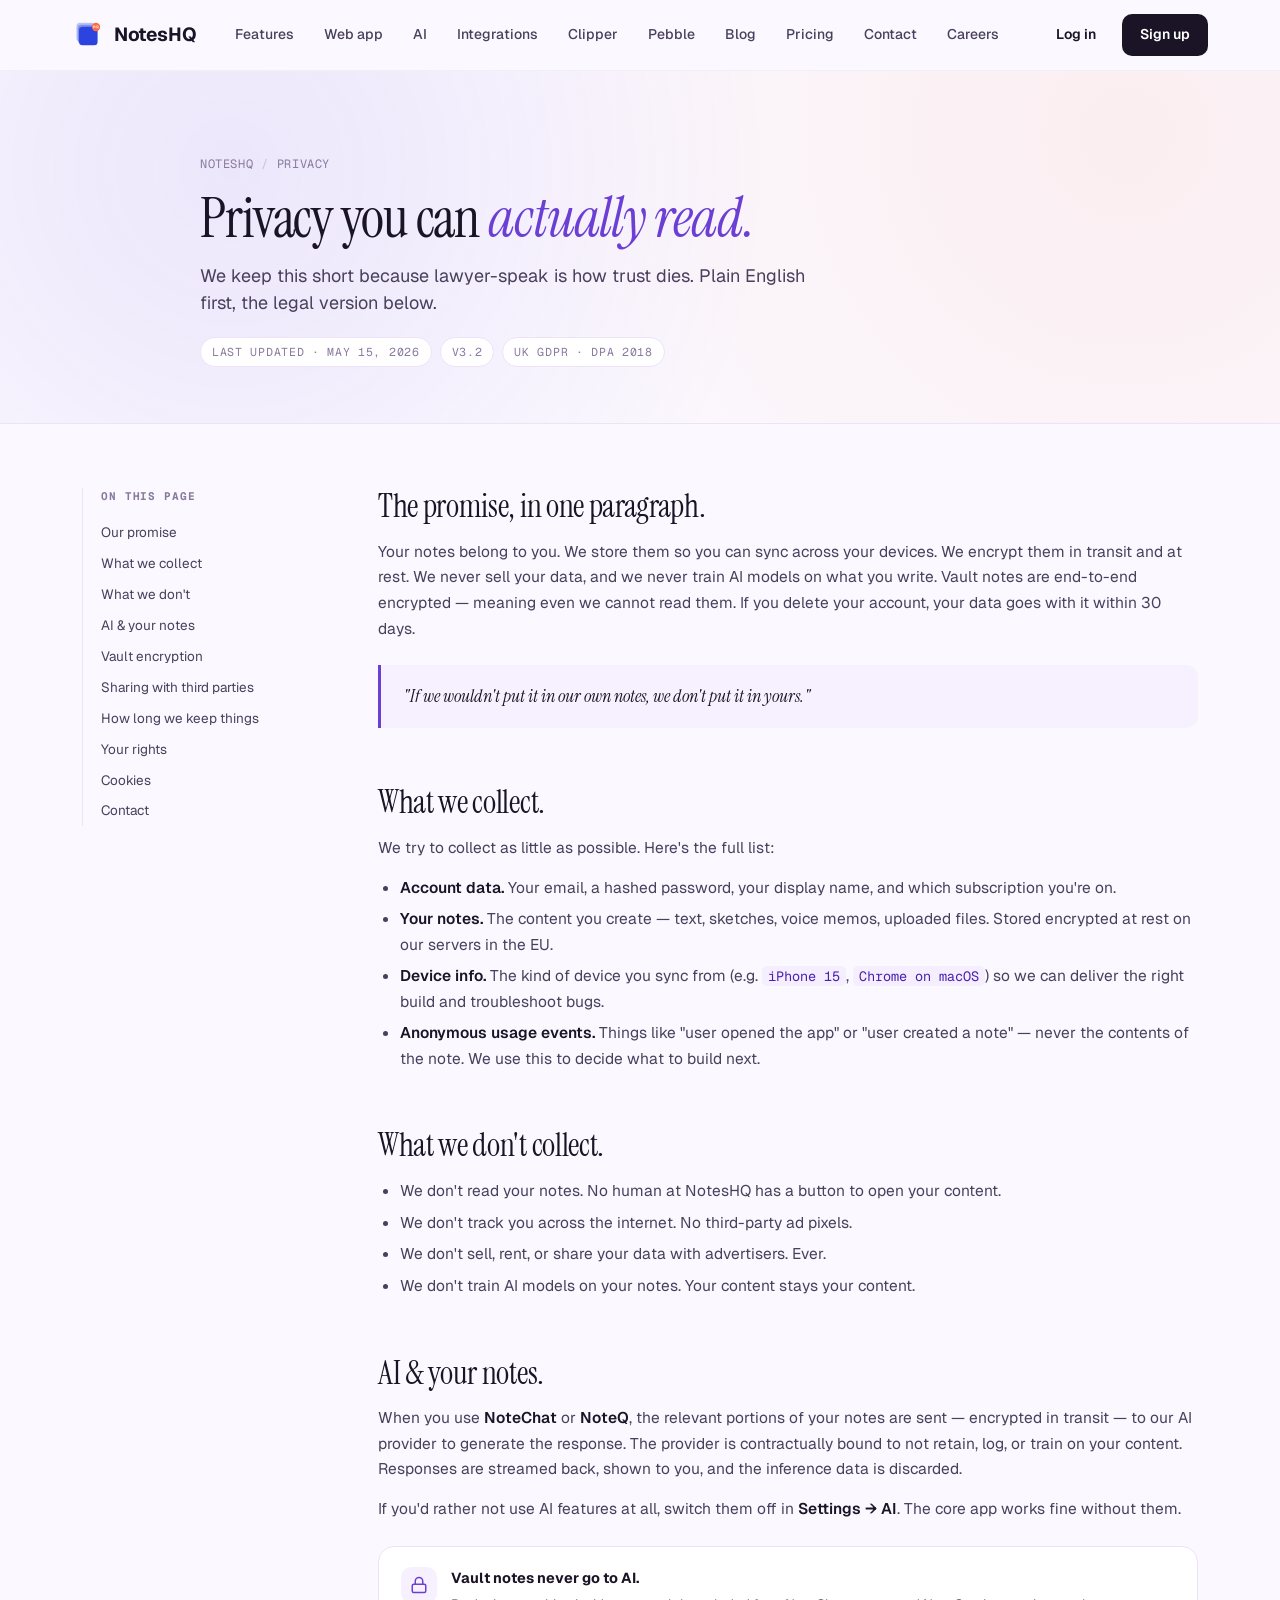
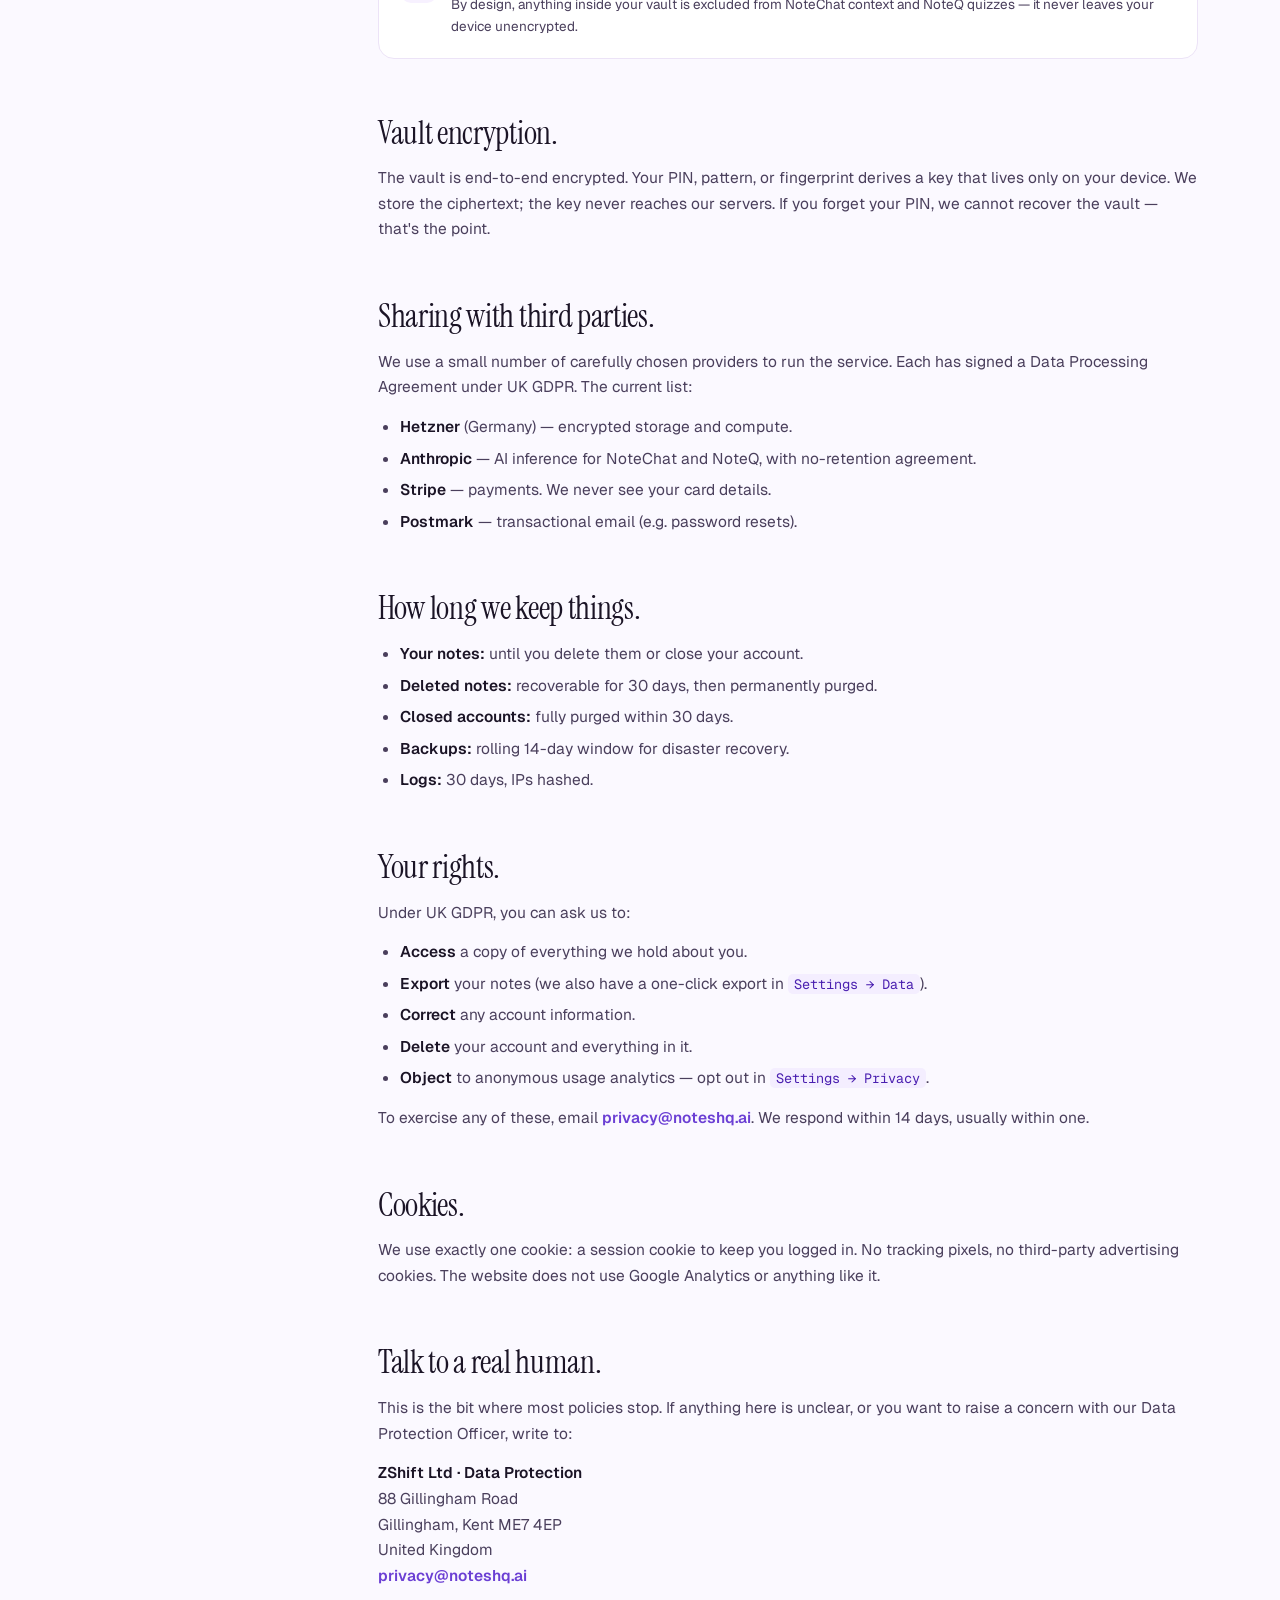
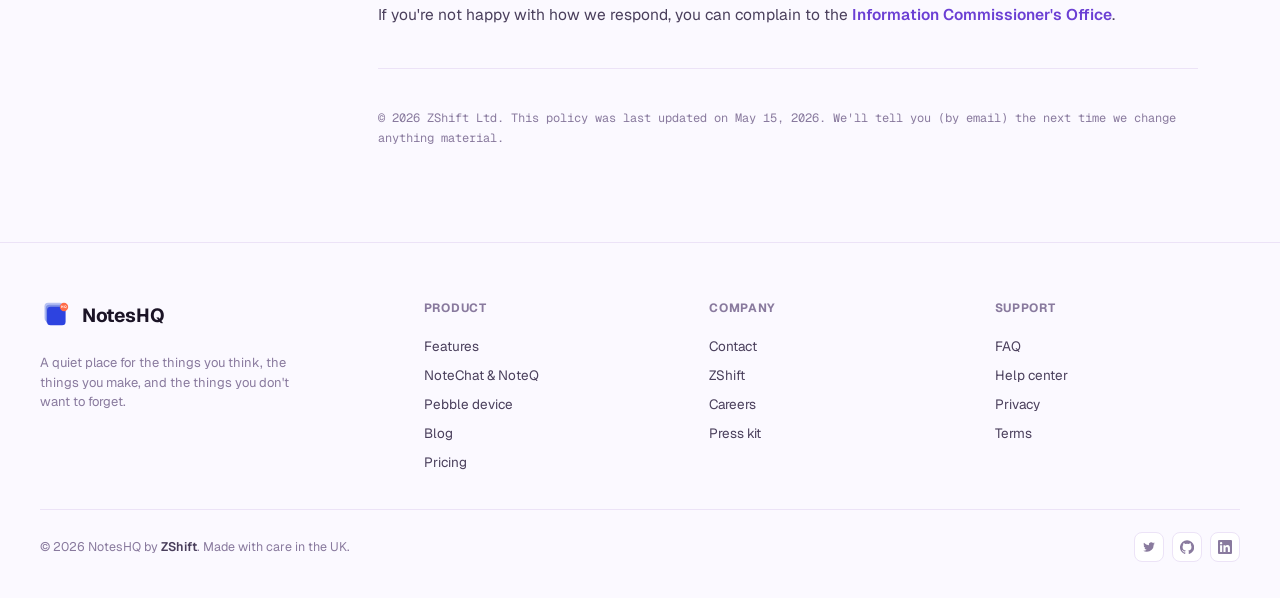
<file: privacy.html>
<!doctype html>
<html lang="en">
<head>
<meta charset="utf-8" />
<meta name="viewport" content="width=device-width, initial-scale=1" />
<title>Privacy — NotesHQ</title>
<link rel="icon" type="image/svg+xml" href="data:image/svg+xml;utf8,<svg xmlns='http://www.w3.org/2000/svg' viewBox='0 0 100 100'><rect x='14' y='12' width='58' height='58' rx='11' fill='%23B7C2F3'/><rect x='18' y='18' width='58' height='58' rx='11' fill='%238092E5'/><rect x='22' y='24' width='58' height='58' rx='11' fill='%232D43E0'/><circle cx='75' cy='25' r='13' fill='%23FF6B47'/><text x='75' y='30' text-anchor='middle' font-family='system-ui,sans-serif' font-size='11' font-weight='700' fill='white'>HQ</text></svg>" />
<link rel="preconnect" href="https://fonts.googleapis.com">
<link rel="preconnect" href="https://fonts.gstatic.com" crossorigin>
<link href="https://fonts.googleapis.com/css2?family=Geist:wght@400;500;600;700;800&family=Geist+Mono:wght@400;500&family=Instrument+Serif:ital@0;1&display=swap" rel="stylesheet">
<link rel="stylesheet" href="page.css">
</head>
<body>

<div class="nav-wrap">
  <nav class="nav">
    <a class="brand" href="index.html">
      <svg width="32" height="32" viewBox="0 0 100 100">
        <rect x="14" y="12" width="58" height="58" rx="11" fill="#B7C2F3"/>
        <rect x="18" y="18" width="58" height="58" rx="11" fill="#8092E5"/>
        <rect x="22" y="24" width="58" height="58" rx="11" fill="#2D43E0"/>
        <circle cx="75" cy="25" r="13" fill="#FF6B47"/>
        <text x="75" y="29.5" text-anchor="middle" font-family="Geist, system-ui, sans-serif" font-size="11" font-weight="700" fill="white">HQ</text>
      </svg>
      <span class="brand-word">NotesHQ</span>
    </a>
    <div class="nav-links">
      <a href="index.html#features">Features</a>
      <a href="index.html#web">Web app</a>
      <a href="index.html#ai">AI</a>
      <a href="index.html#integrations">Integrations</a>
      <a href="index.html#clipper">Clipper</a>
      <a href="pebble.html">Pebble</a>
      <a href="https://blog.noteshq.ai" target="_blank" rel="noopener">Blog</a>
      <a href="pricing.html">Pricing</a>
      <a href="index.html#contact">Contact</a>
      <a href="careers.html">Careers</a>
    </div>
    <div class="nav-cta">
      <a class="btn ghost"  href="https://app.noteshq.ai/login" target="_blank" rel="noopener">Log in</a>
      <a class="btn primary"  href="https://app.noteshq.ai/signup" target="_blank" rel="noopener">Sign up</a>
    </div>
  </nav>
</div>

<section class="page-hero">
  <div class="page-hero-inner">
    <div class="crumb">
      <a href="index.html">NotesHQ</a>
      <span class="sep">/</span>
      <span>Privacy</span>
    </div>
    <h1>Privacy you can <em>actually read.</em></h1>
    <p class="lede">We keep this short because lawyer-speak is how trust dies. Plain English first, the legal version below.</p>
    <div class="stamps">
      <span class="stamp">Last updated · May 15, 2026</span>
      <span class="stamp">v3.2</span>
      <span class="stamp">UK GDPR · DPA 2018</span>
    </div>
  </div>
</section>

<div class="page-body has-toc">
  <aside class="toc">
    <span class="toc-label">On this page</span>
    <a href="#promise">Our promise</a>
    <a href="#what-we-collect">What we collect</a>
    <a href="#what-we-dont">What we don't</a>
    <a href="#ai">AI &amp; your notes</a>
    <a href="#vault">Vault encryption</a>
    <a href="#sharing">Sharing with third parties</a>
    <a href="#retention">How long we keep things</a>
    <a href="#rights">Your rights</a>
    <a href="#cookies">Cookies</a>
    <a href="#contact">Contact</a>
  </aside>

  <article class="prose">

    <h2 id="promise">The promise, in one paragraph.</h2>
    <p>Your notes belong to you. We store them so you can sync across your devices. We encrypt them in transit and at rest. We never sell your data, and we never train AI models on what you write. Vault notes are end-to-end encrypted — meaning even we cannot read them. If you delete your account, your data goes with it within 30 days.</p>

    <blockquote>"If we wouldn't put it in our own notes, we don't put it in yours."</blockquote>

    <h2 id="what-we-collect">What we collect.</h2>
    <p>We try to collect as little as possible. Here's the full list:</p>
    <ul>
      <li><strong>Account data.</strong> Your email, a hashed password, your display name, and which subscription you're on.</li>
      <li><strong>Your notes.</strong> The content you create — text, sketches, voice memos, uploaded files. Stored encrypted at rest on our servers in the EU.</li>
      <li><strong>Device info.</strong> The kind of device you sync from (e.g. <code>iPhone 15</code>, <code>Chrome on macOS</code>) so we can deliver the right build and troubleshoot bugs.</li>
      <li><strong>Anonymous usage events.</strong> Things like "user opened the app" or "user created a note" — never the contents of the note. We use this to decide what to build next.</li>
    </ul>

    <h2 id="what-we-dont">What we don't collect.</h2>
    <ul>
      <li>We don't read your notes. No human at NotesHQ has a button to open your content.</li>
      <li>We don't track you across the internet. No third-party ad pixels.</li>
      <li>We don't sell, rent, or share your data with advertisers. Ever.</li>
      <li>We don't train AI models on your notes. Your content stays your content.</li>
    </ul>

    <h2 id="ai">AI &amp; your notes.</h2>
    <p>When you use <strong>NoteChat</strong> or <strong>NoteQ</strong>, the relevant portions of your notes are sent — encrypted in transit — to our AI provider to generate the response. The provider is contractually bound to not retain, log, or train on your content. Responses are streamed back, shown to you, and the inference data is discarded.</p>
    <p>If you'd rather not use AI features at all, switch them off in <strong>Settings → AI</strong>. The core app works fine without them.</p>

    <div class="callout">
      <span class="ic">
        <svg width="18" height="18" viewBox="0 0 24 24" fill="none" stroke="currentColor" stroke-width="2" stroke-linecap="round" stroke-linejoin="round"><rect x="3" y="11" width="18" height="11" rx="2"/><path d="M7 11V7a5 5 0 0 1 10 0v4"/></svg>
      </span>
      <div>
        <h4>Vault notes never go to AI.</h4>
        <p>By design, anything inside your vault is excluded from NoteChat context and NoteQ quizzes — it never leaves your device unencrypted.</p>
      </div>
    </div>

    <h2 id="vault">Vault encryption.</h2>
    <p>The vault is end-to-end encrypted. Your PIN, pattern, or fingerprint derives a key that lives only on your device. We store the ciphertext; the key never reaches our servers. If you forget your PIN, we cannot recover the vault — that's the point.</p>

    <h2 id="sharing">Sharing with third parties.</h2>
    <p>We use a small number of carefully chosen providers to run the service. Each has signed a Data Processing Agreement under UK GDPR. The current list:</p>
    <ul>
      <li><strong>Hetzner</strong> (Germany) — encrypted storage and compute.</li>
      <li><strong>Anthropic</strong> — AI inference for NoteChat and NoteQ, with no-retention agreement.</li>
      <li><strong>Stripe</strong> — payments. We never see your card details.</li>
      <li><strong>Postmark</strong> — transactional email (e.g. password resets).</li>
    </ul>

    <h2 id="retention">How long we keep things.</h2>
    <ul>
      <li><strong>Your notes:</strong> until you delete them or close your account.</li>
      <li><strong>Deleted notes:</strong> recoverable for 30 days, then permanently purged.</li>
      <li><strong>Closed accounts:</strong> fully purged within 30 days.</li>
      <li><strong>Backups:</strong> rolling 14-day window for disaster recovery.</li>
      <li><strong>Logs:</strong> 30 days, IPs hashed.</li>
    </ul>

    <h2 id="rights">Your rights.</h2>
    <p>Under UK GDPR, you can ask us to:</p>
    <ul>
      <li><strong>Access</strong> a copy of everything we hold about you.</li>
      <li><strong>Export</strong> your notes (we also have a one-click export in <code>Settings → Data</code>).</li>
      <li><strong>Correct</strong> any account information.</li>
      <li><strong>Delete</strong> your account and everything in it.</li>
      <li><strong>Object</strong> to anonymous usage analytics — opt out in <code>Settings → Privacy</code>.</li>
    </ul>
    <p>To exercise any of these, email <a href="mailto:privacy@noteshq.ai">privacy@noteshq.ai</a>. We respond within 14 days, usually within one.</p>

    <h2 id="cookies">Cookies.</h2>
    <p>We use exactly one cookie: a session cookie to keep you logged in. No tracking pixels, no third-party advertising cookies. The website does not use Google Analytics or anything like it.</p>

    <h2 id="contact">Talk to a real human.</h2>
    <p>This is the bit where most policies stop. If anything here is unclear, or you want to raise a concern with our Data Protection Officer, write to:</p>
    <p>
      <strong>ZShift Ltd · Data Protection</strong><br>
      88 Gillingham Road<br>
      Gillingham, Kent ME7 4EP<br>
      United Kingdom<br>
      <a href="mailto:privacy@noteshq.ai">privacy@noteshq.ai</a>
    </p>
    <p>If you're not happy with how we respond, you can complain to the <a href="https://ico.org.uk">Information Commissioner's Office</a>.</p>

    <hr>
    <p style="font-family: 'Geist Mono', monospace; font-size: 12px; color: var(--ink-3);">© 2026 ZShift Ltd. This policy was last updated on May 15, 2026. We'll tell you (by email) the next time we change anything material.</p>
  </article>
</div>

<footer>
  <div class="footer-inner">
    <div class="footer-brand">
      <a class="brand" href="index.html">
        <svg width="32" height="32" viewBox="0 0 100 100">
          <rect x="14" y="12" width="58" height="58" rx="11" fill="#B7C2F3"/>
          <rect x="18" y="18" width="58" height="58" rx="11" fill="#8092E5"/>
          <rect x="22" y="24" width="58" height="58" rx="11" fill="#2D43E0"/>
          <circle cx="75" cy="25" r="13" fill="#FF6B47"/>
          <text x="75" y="29.5" text-anchor="middle" font-family="Geist, system-ui, sans-serif" font-size="11" font-weight="700" fill="white">HQ</text>
        </svg>
        <span class="brand-word">NotesHQ</span>
      </a>
      <p>A quiet place for the things you think, the things you make, and the things you don't want to forget.</p>
    </div>
    <div class="footer-col">
      <h5>Product</h5>
      <a href="index.html#features">Features</a>
      <a href="index.html#ai">NoteChat &amp; NoteQ</a>
      <a href="pebble.html">Pebble device</a>
      <a href="https://blog.noteshq.ai" target="_blank" rel="noopener">Blog</a>
      <a href="pricing.html">Pricing</a>
    </div>
    <div class="footer-col">
      <h5>Company</h5>
      <a href="index.html#contact">Contact</a>
      <a href="https://zshift.io">ZShift</a>
      <a href="#">Careers</a>
      <a href="#">Press kit</a>
    </div>
    <div class="footer-col">
      <h5>Support</h5>
      <a href="index.html#faq">FAQ</a>
      <a href="helpcenter.html">Help center</a>
      <a href="privacy.html">Privacy</a>
      <a href="terms.html">Terms</a>
    </div>
  </div>
  <div class="footer-bottom">
    <span>© 2026 NotesHQ by <a href="https://zshift.io" style="color: var(--ink-2); font-weight: 600;">ZShift</a>. Made with care in the UK.</span>
    <div class="socials">
      <a href="#" aria-label="Twitter"><svg width="14" height="14" viewBox="0 0 24 24" fill="currentColor"><path d="M22 5.8a8.49 8.49 0 0 1-2.36.64 4.13 4.13 0 0 0 1.81-2.27 8.21 8.21 0 0 1-2.61 1 4.1 4.1 0 0 0-7 3.74 11.64 11.64 0 0 1-8.45-4.29 4.16 4.16 0 0 0-.55 2.07 4.09 4.09 0 0 0 1.82 3.41 4.05 4.05 0 0 1-1.86-.51v.05a4.1 4.1 0 0 0 3.3 4 3.93 3.93 0 0 1-1.85.07 4.11 4.11 0 0 0 3.83 2.84A8.22 8.22 0 0 1 2 18.34a11.59 11.59 0 0 0 6.29 1.85A11.59 11.59 0 0 0 20 8.45v-.53A8.43 8.43 0 0 0 22 5.8z"/></svg></a>
      <a href="#" aria-label="GitHub"><svg width="14" height="14" viewBox="0 0 24 24" fill="currentColor"><path d="M12 .5a12 12 0 0 0-3.79 23.4c.6.1.83-.26.83-.58v-2.17c-3.34.73-4-1.43-4-1.43a3.14 3.14 0 0 0-1.31-1.74c-1.07-.74.08-.72.08-.72a2.5 2.5 0 0 1 1.82 1.22 2.54 2.54 0 0 0 3.47 1 2.55 2.55 0 0 1 .76-1.6c-2.67-.31-5.47-1.33-5.47-5.95a4.66 4.66 0 0 1 1.23-3.23 4.33 4.33 0 0 1 .12-3.18s1-.32 3.3 1.23a11.36 11.36 0 0 1 6 0c2.3-1.55 3.3-1.23 3.3-1.23a4.33 4.33 0 0 1 .12 3.18 4.66 4.66 0 0 1 1.23 3.23c0 4.64-2.8 5.64-5.48 5.94a2.85 2.85 0 0 1 .81 2.22v3.29c0 .32.22.69.83.58A12 12 0 0 0 12 .5z"/></svg></a>
      <a href="#" aria-label="LinkedIn"><svg width="14" height="14" viewBox="0 0 24 24" fill="currentColor"><path d="M20.45 20.45h-3.55v-5.57c0-1.33-.02-3.03-1.85-3.03-1.85 0-2.13 1.45-2.13 2.94v5.66H9.36V9h3.41v1.56h.05a3.75 3.75 0 0 1 3.37-1.85c3.6 0 4.27 2.37 4.27 5.45v6.29zM5.34 7.43a2.06 2.06 0 1 1 0-4.13 2.06 2.06 0 0 1 0 4.13zM7.12 20.45H3.56V9h3.56v11.45zM22.22 0H1.77A1.77 1.77 0 0 0 0 1.77v20.45A1.77 1.77 0 0 0 1.77 24h20.45A1.77 1.77 0 0 0 24 22.22V1.77A1.77 1.77 0 0 0 22.22 0z"/></svg></a>
    </div>
  </div>
</footer>

</body>
</html>
</file>
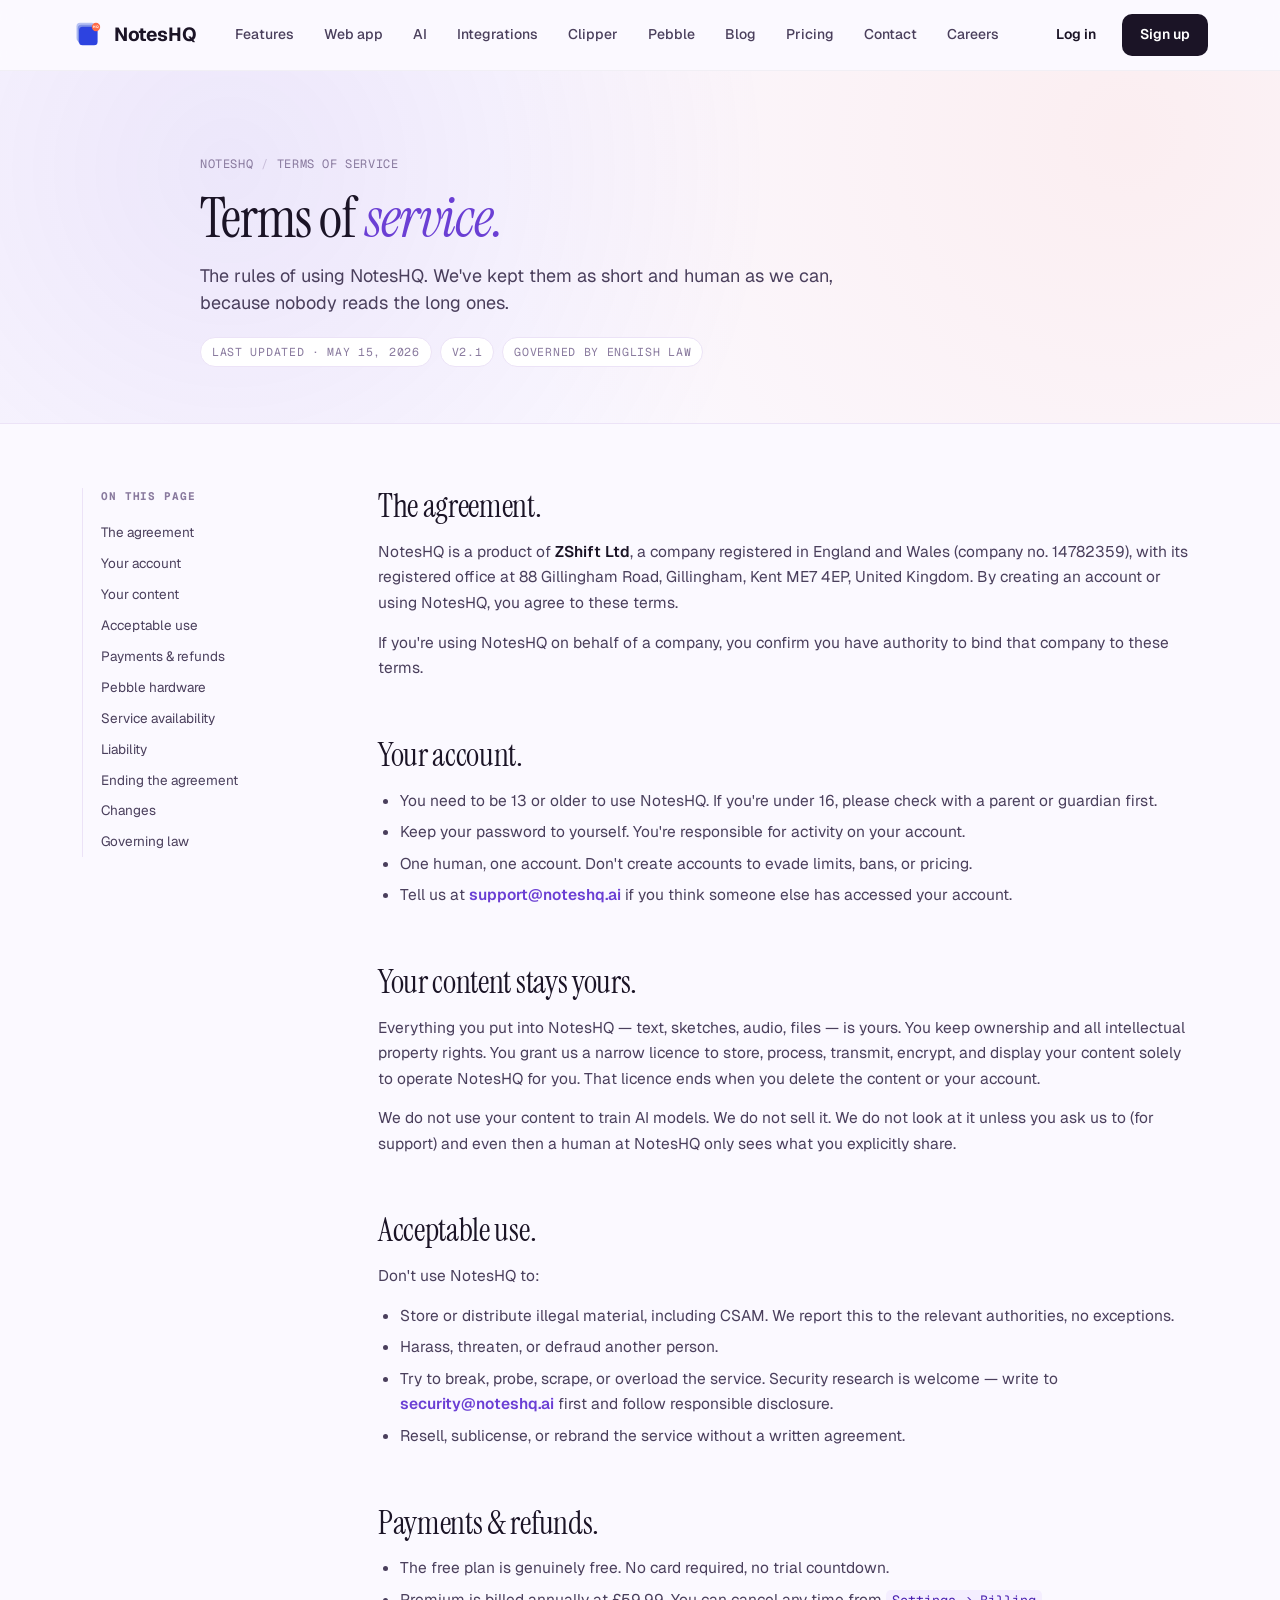
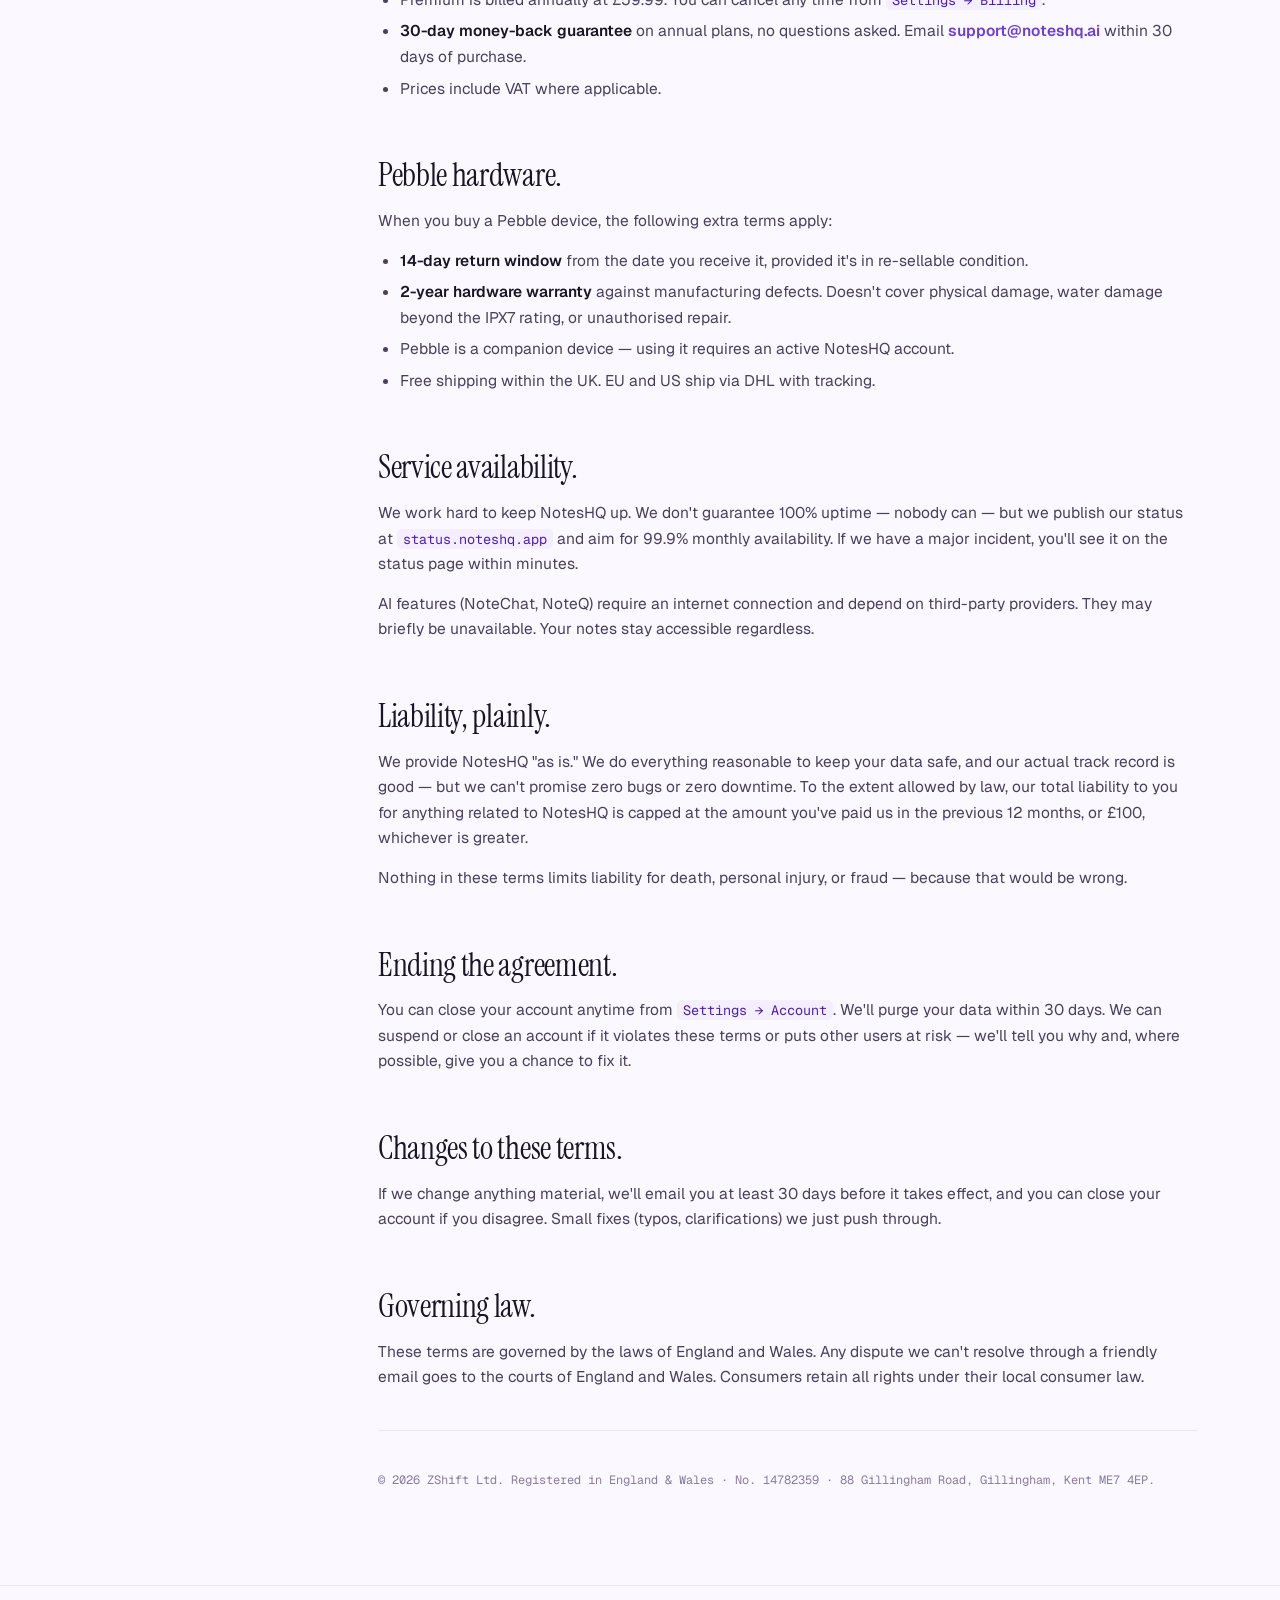
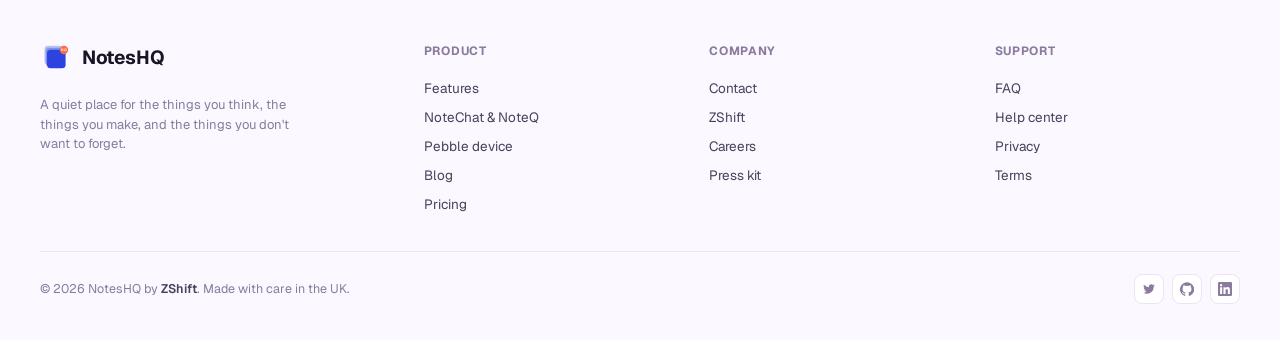
<file: terms.html>
<!doctype html>
<html lang="en">
<head>
<meta charset="utf-8" />
<meta name="viewport" content="width=device-width, initial-scale=1" />
<title>Terms — NotesHQ</title>
<link rel="icon" type="image/svg+xml" href="data:image/svg+xml;utf8,<svg xmlns='http://www.w3.org/2000/svg' viewBox='0 0 100 100'><rect x='14' y='12' width='58' height='58' rx='11' fill='%23B7C2F3'/><rect x='18' y='18' width='58' height='58' rx='11' fill='%238092E5'/><rect x='22' y='24' width='58' height='58' rx='11' fill='%232D43E0'/><circle cx='75' cy='25' r='13' fill='%23FF6B47'/><text x='75' y='30' text-anchor='middle' font-family='system-ui,sans-serif' font-size='11' font-weight='700' fill='white'>HQ</text></svg>" />
<link rel="preconnect" href="https://fonts.googleapis.com">
<link rel="preconnect" href="https://fonts.gstatic.com" crossorigin>
<link href="https://fonts.googleapis.com/css2?family=Geist:wght@400;500;600;700;800&family=Geist+Mono:wght@400;500&family=Instrument+Serif:ital@0;1&display=swap" rel="stylesheet">
<link rel="stylesheet" href="page.css">
</head>
<body>

<div class="nav-wrap">
  <nav class="nav">
    <a class="brand" href="index.html">
      <svg width="32" height="32" viewBox="0 0 100 100">
        <rect x="14" y="12" width="58" height="58" rx="11" fill="#B7C2F3"/>
        <rect x="18" y="18" width="58" height="58" rx="11" fill="#8092E5"/>
        <rect x="22" y="24" width="58" height="58" rx="11" fill="#2D43E0"/>
        <circle cx="75" cy="25" r="13" fill="#FF6B47"/>
        <text x="75" y="29.5" text-anchor="middle" font-family="Geist, system-ui, sans-serif" font-size="11" font-weight="700" fill="white">HQ</text>
      </svg>
      <span class="brand-word">NotesHQ</span>
    </a>
    <div class="nav-links">
      <a href="index.html#features">Features</a>
      <a href="index.html#web">Web app</a>
      <a href="index.html#ai">AI</a>
      <a href="index.html#integrations">Integrations</a>
      <a href="index.html#clipper">Clipper</a>
      <a href="pebble.html">Pebble</a>
      <a href="https://blog.noteshq.ai" target="_blank" rel="noopener">Blog</a>
      <a href="pricing.html">Pricing</a>
      <a href="index.html#contact">Contact</a>
      <a href="careers.html">Careers</a>
    </div>
    <div class="nav-cta">
      <a class="btn ghost"  href="https://app.noteshq.ai/login" target="_blank" rel="noopener">Log in</a>
      <a class="btn primary"  href="https://app.noteshq.ai/signup" target="_blank" rel="noopener">Sign up</a>
    </div>
  </nav>
</div>

<section class="page-hero">
  <div class="page-hero-inner">
    <div class="crumb">
      <a href="index.html">NotesHQ</a>
      <span class="sep">/</span>
      <span>Terms of service</span>
    </div>
    <h1>Terms of <em>service.</em></h1>
    <p class="lede">The rules of using NotesHQ. We've kept them as short and human as we can, because nobody reads the long ones.</p>
    <div class="stamps">
      <span class="stamp">Last updated · May 15, 2026</span>
      <span class="stamp">v2.1</span>
      <span class="stamp">Governed by English law</span>
    </div>
  </div>
</section>

<div class="page-body has-toc">
  <aside class="toc">
    <span class="toc-label">On this page</span>
    <a href="#agreement">The agreement</a>
    <a href="#account">Your account</a>
    <a href="#content">Your content</a>
    <a href="#acceptable">Acceptable use</a>
    <a href="#payment">Payments &amp; refunds</a>
    <a href="#pebble">Pebble hardware</a>
    <a href="#availability">Service availability</a>
    <a href="#liability">Liability</a>
    <a href="#termination">Ending the agreement</a>
    <a href="#changes">Changes</a>
    <a href="#law">Governing law</a>
  </aside>

  <article class="prose">

    <h2 id="agreement">The agreement.</h2>
    <p>NotesHQ is a product of <strong>ZShift Ltd</strong>, a company registered in England and Wales (company no. 14782359), with its registered office at 88 Gillingham Road, Gillingham, Kent ME7 4EP, United Kingdom. By creating an account or using NotesHQ, you agree to these terms.</p>
    <p>If you're using NotesHQ on behalf of a company, you confirm you have authority to bind that company to these terms.</p>

    <h2 id="account">Your account.</h2>
    <ul>
      <li>You need to be 13 or older to use NotesHQ. If you're under 16, please check with a parent or guardian first.</li>
      <li>Keep your password to yourself. You're responsible for activity on your account.</li>
      <li>One human, one account. Don't create accounts to evade limits, bans, or pricing.</li>
      <li>Tell us at <a href="mailto:support@noteshq.ai">support@noteshq.ai</a> if you think someone else has accessed your account.</li>
    </ul>

    <h2 id="content">Your content stays yours.</h2>
    <p>Everything you put into NotesHQ — text, sketches, audio, files — is yours. You keep ownership and all intellectual property rights. You grant us a narrow licence to store, process, transmit, encrypt, and display your content solely to operate NotesHQ for you. That licence ends when you delete the content or your account.</p>
    <p>We do not use your content to train AI models. We do not sell it. We do not look at it unless you ask us to (for support) and even then a human at NotesHQ only sees what you explicitly share.</p>

    <h2 id="acceptable">Acceptable use.</h2>
    <p>Don't use NotesHQ to:</p>
    <ul>
      <li>Store or distribute illegal material, including CSAM. We report this to the relevant authorities, no exceptions.</li>
      <li>Harass, threaten, or defraud another person.</li>
      <li>Try to break, probe, scrape, or overload the service. Security research is welcome — write to <a href="mailto:security@noteshq.ai">security@noteshq.ai</a> first and follow responsible disclosure.</li>
      <li>Resell, sublicense, or rebrand the service without a written agreement.</li>
    </ul>

    <h2 id="payment">Payments &amp; refunds.</h2>
    <ul>
      <li>The free plan is genuinely free. No card required, no trial countdown.</li>
      <li>Premium is billed annually at £59.99. You can cancel any time from <code>Settings → Billing</code>.</li>
      <li><strong>30-day money-back guarantee</strong> on annual plans, no questions asked. Email <a href="mailto:support@noteshq.ai">support@noteshq.ai</a> within 30 days of purchase.</li>
      <li>Prices include VAT where applicable.</li>
    </ul>

    <h2 id="pebble">Pebble hardware.</h2>
    <p>When you buy a Pebble device, the following extra terms apply:</p>
    <ul>
      <li><strong>14-day return window</strong> from the date you receive it, provided it's in re-sellable condition.</li>
      <li><strong>2-year hardware warranty</strong> against manufacturing defects. Doesn't cover physical damage, water damage beyond the IPX7 rating, or unauthorised repair.</li>
      <li>Pebble is a companion device — using it requires an active NotesHQ account.</li>
      <li>Free shipping within the UK. EU and US ship via DHL with tracking.</li>
    </ul>

    <h2 id="availability">Service availability.</h2>
    <p>We work hard to keep NotesHQ up. We don't guarantee 100% uptime — nobody can — but we publish our status at <code>status.noteshq.app</code> and aim for 99.9% monthly availability. If we have a major incident, you'll see it on the status page within minutes.</p>
    <p>AI features (NoteChat, NoteQ) require an internet connection and depend on third-party providers. They may briefly be unavailable. Your notes stay accessible regardless.</p>

    <h2 id="liability">Liability, plainly.</h2>
    <p>We provide NotesHQ "as is." We do everything reasonable to keep your data safe, and our actual track record is good — but we can't promise zero bugs or zero downtime. To the extent allowed by law, our total liability to you for anything related to NotesHQ is capped at the amount you've paid us in the previous 12 months, or £100, whichever is greater.</p>
    <p>Nothing in these terms limits liability for death, personal injury, or fraud — because that would be wrong.</p>

    <h2 id="termination">Ending the agreement.</h2>
    <p>You can close your account anytime from <code>Settings → Account</code>. We'll purge your data within 30 days. We can suspend or close an account if it violates these terms or puts other users at risk — we'll tell you why and, where possible, give you a chance to fix it.</p>

    <h2 id="changes">Changes to these terms.</h2>
    <p>If we change anything material, we'll email you at least 30 days before it takes effect, and you can close your account if you disagree. Small fixes (typos, clarifications) we just push through.</p>

    <h2 id="law">Governing law.</h2>
    <p>These terms are governed by the laws of England and Wales. Any dispute we can't resolve through a friendly email goes to the courts of England and Wales. Consumers retain all rights under their local consumer law.</p>

    <hr>
    <p style="font-family: 'Geist Mono', monospace; font-size: 12px; color: var(--ink-3);">© 2026 ZShift Ltd. Registered in England &amp; Wales · No. 14782359 · 88 Gillingham Road, Gillingham, Kent ME7 4EP.</p>
  </article>
</div>

<footer>
  <div class="footer-inner">
    <div class="footer-brand">
      <a class="brand" href="index.html">
        <svg width="32" height="32" viewBox="0 0 100 100">
          <rect x="14" y="12" width="58" height="58" rx="11" fill="#B7C2F3"/>
          <rect x="18" y="18" width="58" height="58" rx="11" fill="#8092E5"/>
          <rect x="22" y="24" width="58" height="58" rx="11" fill="#2D43E0"/>
          <circle cx="75" cy="25" r="13" fill="#FF6B47"/>
          <text x="75" y="29.5" text-anchor="middle" font-family="Geist, system-ui, sans-serif" font-size="11" font-weight="700" fill="white">HQ</text>
        </svg>
        <span class="brand-word">NotesHQ</span>
      </a>
      <p>A quiet place for the things you think, the things you make, and the things you don't want to forget.</p>
    </div>
    <div class="footer-col">
      <h5>Product</h5>
      <a href="index.html#features">Features</a>
      <a href="index.html#ai">NoteChat &amp; NoteQ</a>
      <a href="pebble.html">Pebble device</a>
      <a href="https://blog.noteshq.ai" target="_blank" rel="noopener">Blog</a>
      <a href="pricing.html">Pricing</a>
    </div>
    <div class="footer-col">
      <h5>Company</h5>
      <a href="index.html#contact">Contact</a>
      <a href="https://zshift.io">ZShift</a>
      <a href="#">Careers</a>
      <a href="#">Press kit</a>
    </div>
    <div class="footer-col">
      <h5>Support</h5>
      <a href="index.html#faq">FAQ</a>
      <a href="helpcenter.html">Help center</a>
      <a href="privacy.html">Privacy</a>
      <a href="terms.html">Terms</a>
    </div>
  </div>
  <div class="footer-bottom">
    <span>© 2026 NotesHQ by <a href="https://zshift.io" style="color: var(--ink-2); font-weight: 600;">ZShift</a>. Made with care in the UK.</span>
    <div class="socials">
      <a href="#" aria-label="Twitter"><svg width="14" height="14" viewBox="0 0 24 24" fill="currentColor"><path d="M22 5.8a8.49 8.49 0 0 1-2.36.64 4.13 4.13 0 0 0 1.81-2.27 8.21 8.21 0 0 1-2.61 1 4.1 4.1 0 0 0-7 3.74 11.64 11.64 0 0 1-8.45-4.29 4.16 4.16 0 0 0-.55 2.07 4.09 4.09 0 0 0 1.82 3.41 4.05 4.05 0 0 1-1.86-.51v.05a4.1 4.1 0 0 0 3.3 4 3.93 3.93 0 0 1-1.85.07 4.11 4.11 0 0 0 3.83 2.84A8.22 8.22 0 0 1 2 18.34a11.59 11.59 0 0 0 6.29 1.85A11.59 11.59 0 0 0 20 8.45v-.53A8.43 8.43 0 0 0 22 5.8z"/></svg></a>
      <a href="#" aria-label="GitHub"><svg width="14" height="14" viewBox="0 0 24 24" fill="currentColor"><path d="M12 .5a12 12 0 0 0-3.79 23.4c.6.1.83-.26.83-.58v-2.17c-3.34.73-4-1.43-4-1.43a3.14 3.14 0 0 0-1.31-1.74c-1.07-.74.08-.72.08-.72a2.5 2.5 0 0 1 1.82 1.22 2.54 2.54 0 0 0 3.47 1 2.55 2.55 0 0 1 .76-1.6c-2.67-.31-5.47-1.33-5.47-5.95a4.66 4.66 0 0 1 1.23-3.23 4.33 4.33 0 0 1 .12-3.18s1-.32 3.3 1.23a11.36 11.36 0 0 1 6 0c2.3-1.55 3.3-1.23 3.3-1.23a4.33 4.33 0 0 1 .12 3.18 4.66 4.66 0 0 1 1.23 3.23c0 4.64-2.8 5.64-5.48 5.94a2.85 2.85 0 0 1 .81 2.22v3.29c0 .32.22.69.83.58A12 12 0 0 0 12 .5z"/></svg></a>
      <a href="#" aria-label="LinkedIn"><svg width="14" height="14" viewBox="0 0 24 24" fill="currentColor"><path d="M20.45 20.45h-3.55v-5.57c0-1.33-.02-3.03-1.85-3.03-1.85 0-2.13 1.45-2.13 2.94v5.66H9.36V9h3.41v1.56h.05a3.75 3.75 0 0 1 3.37-1.85c3.6 0 4.27 2.37 4.27 5.45v6.29zM5.34 7.43a2.06 2.06 0 1 1 0-4.13 2.06 2.06 0 0 1 0 4.13zM7.12 20.45H3.56V9h3.56v11.45zM22.22 0H1.77A1.77 1.77 0 0 0 0 1.77v20.45A1.77 1.77 0 0 0 1.77 24h20.45A1.77 1.77 0 0 0 24 22.22V1.77A1.77 1.77 0 0 0 22.22 0z"/></svg></a>
    </div>
  </div>
</footer>

</body>
</html>
</file>
<file: page.css>
:root {
  --ink: #1B1426;
  --ink-2: #4A3F5C;
  --ink-3: #897A9E;
  --ink-4: #C7BCD8;
  --bg: #FBF9FF;
  --bg-2: #F4EEFF;
  --line: #ECE3F7;
  --card: #FFFFFF;
  --purple: #6B3FD4;
  --purple-deep: #4A1FB0;
  --purple-soft: #EDE3FF;
  --purple-tint: #F7F1FF;
  --brand-blue: #2D43E0;
  --brand-orange: #FF6B47;
}
* { box-sizing: border-box; }
html, body {
  margin: 0; padding: 0;
  background: var(--bg);
  font-family: 'Geist', system-ui, -apple-system, sans-serif;
  color: var(--ink);
  -webkit-font-smoothing: antialiased;
  line-height: 1.55;
}
a { color: inherit; text-decoration: none; }

/* ── Nav ── */
.nav-wrap {
  position: sticky; top: 0; z-index: 50;
  background: rgba(251, 249, 255, 0.85);
  backdrop-filter: saturate(180%) blur(14px);
  -webkit-backdrop-filter: saturate(180%) blur(14px);
  border-bottom: 1px solid rgba(0,0,0,0.04);
}
.nav {
  max-width: 1200px; margin: 0 auto;
  display: flex; align-items: center; justify-content: space-between;
  padding: 14px 32px;
}
.brand { display: inline-flex; align-items: center; gap: 10px; }
.brand-word { font-weight: 700; font-size: 19px; letter-spacing: -0.02em; }
.nav-links {
  display: inline-flex; align-items: center; gap: 30px;
  font-size: 14px; color: var(--ink-2); font-weight: 500;
}
.nav-links a:hover { color: var(--ink); }
.nav-cta { display: inline-flex; align-items: center; gap: 8px; }
.btn {
  display: inline-flex; align-items: center; justify-content: center;
  gap: 8px;
  padding: 10px 18px;
  font: inherit; font-size: 14px; font-weight: 600;
  border-radius: 10px; cursor: pointer; border: none;
  transition: all 0.15s ease;
  white-space: nowrap;
}
.btn.ghost { background: transparent; color: var(--ink); }
.btn.ghost:hover { background: rgba(0,0,0,0.04); }
.btn.primary { background: var(--ink); color: white; }
.btn.primary:hover { background: #000; transform: translateY(-1px); }
.btn.big { padding: 14px 26px; font-size: 15px; border-radius: 12px; }
.btn.purple {
  background: var(--purple); color: white;
  box-shadow: 0 10px 24px -10px var(--purple);
}
.btn.purple:hover { background: var(--purple-deep); transform: translateY(-1px); }
.btn.white { background: white; color: var(--ink); }
.btn.outline {
  background: transparent; color: var(--ink);
  border: 1px solid var(--line);
}
.btn.outline:hover { background: rgba(0,0,0,0.03); }

/* ── Page hero ── */
.page-hero {
  position: relative; overflow: hidden;
  padding: 80px 32px 56px;
  border-bottom: 1px solid var(--line);
}
.page-hero::before {
  content: '';
  position: absolute; inset: 0;
  background:
    radial-gradient(circle at 18% 28%, rgba(107,63,212,0.10), transparent 50%),
    radial-gradient(circle at 88% 18%, rgba(255,107,71,0.08), transparent 55%);
  pointer-events: none;
}
.page-hero-inner {
  max-width: 880px; margin: 0 auto; position: relative;
}
.crumb {
  display: inline-flex; align-items: center; gap: 8px;
  font-family: 'Geist Mono', monospace;
  font-size: 12px;
  color: var(--ink-3);
  letter-spacing: 0.05em;
  text-transform: uppercase;
  margin-bottom: 16px;
}
.crumb a:hover { color: var(--purple); }
.crumb .sep { color: var(--ink-4); }
.page-hero h1 {
  margin: 0 0 14px;
  font-family: 'Instrument Serif', serif;
  font-weight: 400;
  font-size: 56px;
  line-height: 1.04;
  letter-spacing: -0.02em;
}
.page-hero h1 em { color: var(--purple); font-style: italic; }
.page-hero .lede {
  margin: 0;
  font-size: 18px;
  color: var(--ink-2);
  line-height: 1.55;
  max-width: 640px;
}
.page-hero .stamps {
  display: inline-flex; gap: 8px; flex-wrap: wrap;
  margin-top: 20px;
  font-family: 'Geist Mono', monospace;
  font-size: 11.5px;
  color: var(--ink-3);
  letter-spacing: 0.06em;
  text-transform: uppercase;
}
.page-hero .stamps .stamp {
  background: white;
  border: 1px solid var(--line);
  padding: 5px 11px;
  border-radius: 999px;
}

/* ── Page body ── */
.page-body {
  max-width: 880px;
  margin: 0 auto;
  padding: 64px 32px 80px;
}
.page-body.has-toc {
  max-width: 1180px;
  display: grid;
  grid-template-columns: 240px 1fr;
  gap: 56px;
  align-items: start;
}
.toc {
  position: sticky; top: 90px;
  font-size: 13.5px;
  border-left: 1px solid var(--line);
  padding-left: 18px;
}
.toc-label {
  display: block;
  font-family: 'Geist Mono', monospace;
  font-size: 11px;
  color: var(--ink-3);
  letter-spacing: 0.08em;
  text-transform: uppercase;
  margin-bottom: 12px;
  font-weight: 700;
}
.toc a {
  display: block;
  padding: 5px 0;
  color: var(--ink-2);
}
.toc a:hover { color: var(--purple); }

.prose h2 {
  font-family: 'Instrument Serif', serif;
  font-weight: 400;
  font-size: 32px;
  line-height: 1.15;
  letter-spacing: -0.01em;
  margin: 56px 0 14px;
}
.prose h2:first-child { margin-top: 0; }
.prose h3 {
  font-size: 17px;
  font-weight: 700;
  letter-spacing: -0.005em;
  margin: 28px 0 8px;
}
.prose p {
  margin: 0 0 14px;
  font-size: 15.5px;
  color: var(--ink-2);
  line-height: 1.65;
}
.prose ul, .prose ol {
  margin: 0 0 14px;
  padding-left: 22px;
}
.prose li {
  font-size: 15.5px;
  color: var(--ink-2);
  line-height: 1.65;
  margin-bottom: 6px;
}
.prose strong { color: var(--ink); font-weight: 600; }
.prose a { color: var(--purple); font-weight: 600; }
.prose a:hover { text-decoration: underline; }
.prose code {
  font-family: 'Geist Mono', monospace;
  font-size: 13.5px;
  background: var(--bg-2);
  color: var(--purple-deep);
  padding: 1px 6px;
  border-radius: 5px;
}
.prose hr {
  border: none;
  border-top: 1px solid var(--line);
  margin: 40px 0;
}
.prose blockquote {
  margin: 24px 0;
  padding: 18px 22px;
  background: var(--purple-tint);
  border-left: 3px solid var(--purple);
  border-radius: 0 12px 12px 0;
  font-family: 'Instrument Serif', serif;
  font-size: 18px;
  line-height: 1.5;
  color: var(--ink);
  font-style: italic;
}

.callout {
  background: var(--card);
  border: 1px solid var(--line);
  border-radius: 16px;
  padding: 20px 22px;
  margin: 24px 0;
  display: flex; gap: 14px; align-items: flex-start;
}
.callout .ic {
  width: 36px; height: 36px;
  border-radius: 10px;
  background: var(--purple-tint);
  color: var(--purple);
  display: inline-flex; align-items: center; justify-content: center;
  flex-shrink: 0;
}
.callout h4 { margin: 0 0 4px; font-size: 14.5px; font-weight: 700; }
.callout p { margin: 0; font-size: 13.5px; color: var(--ink-2); }

/* ── Footer ── */
footer {
  padding: 56px 32px 36px;
  border-top: 1px solid var(--line);
}
.footer-inner {
  max-width: 1200px; margin: 0 auto;
  display: grid;
  grid-template-columns: 1.4fr 1fr 1fr 1fr;
  gap: 40px;
}
.footer-brand p {
  margin: 14px 0 0;
  color: var(--ink-3); font-size: 13px;
  line-height: 1.5;
  max-width: 280px;
}
.footer-col h5 {
  margin: 0 0 14px;
  font-size: 12px; font-weight: 700;
  letter-spacing: 0.06em;
  text-transform: uppercase;
  color: var(--ink-3);
}
.footer-col a {
  display: block;
  color: var(--ink-2);
  font-size: 13.5px;
  padding: 4px 0;
}
.footer-col a:hover { color: var(--purple); }
.footer-bottom {
  max-width: 1200px; margin: 32px auto 0;
  padding-top: 22px;
  border-top: 1px solid var(--line);
  display: flex; align-items: center; justify-content: space-between;
  font-size: 12.5px; color: var(--ink-3);
}
.footer-bottom .socials { display: inline-flex; gap: 8px; }
.footer-bottom .socials a {
  width: 30px; height: 30px;
  border-radius: 8px;
  background: var(--card);
  border: 1px solid var(--line);
  display: inline-flex; align-items: center; justify-content: center;
  color: var(--ink-3);
}
.footer-bottom .socials a:hover { color: var(--purple); border-color: var(--purple-soft); }

@media (max-width: 960px) {
  .nav-links { display: none; }
  .page-hero { padding: 50px 22px 36px; }
  .page-hero h1 { font-size: 36px; }
  .page-body { padding: 40px 22px 60px; }
  .page-body.has-toc { grid-template-columns: 1fr; gap: 24px; }
  .toc { position: relative; top: 0; border-left: none; padding-left: 0;
         border-top: 1px solid var(--line); padding-top: 14px; }
  .footer-inner { grid-template-columns: 1fr; gap: 28px; }
}
</file>
